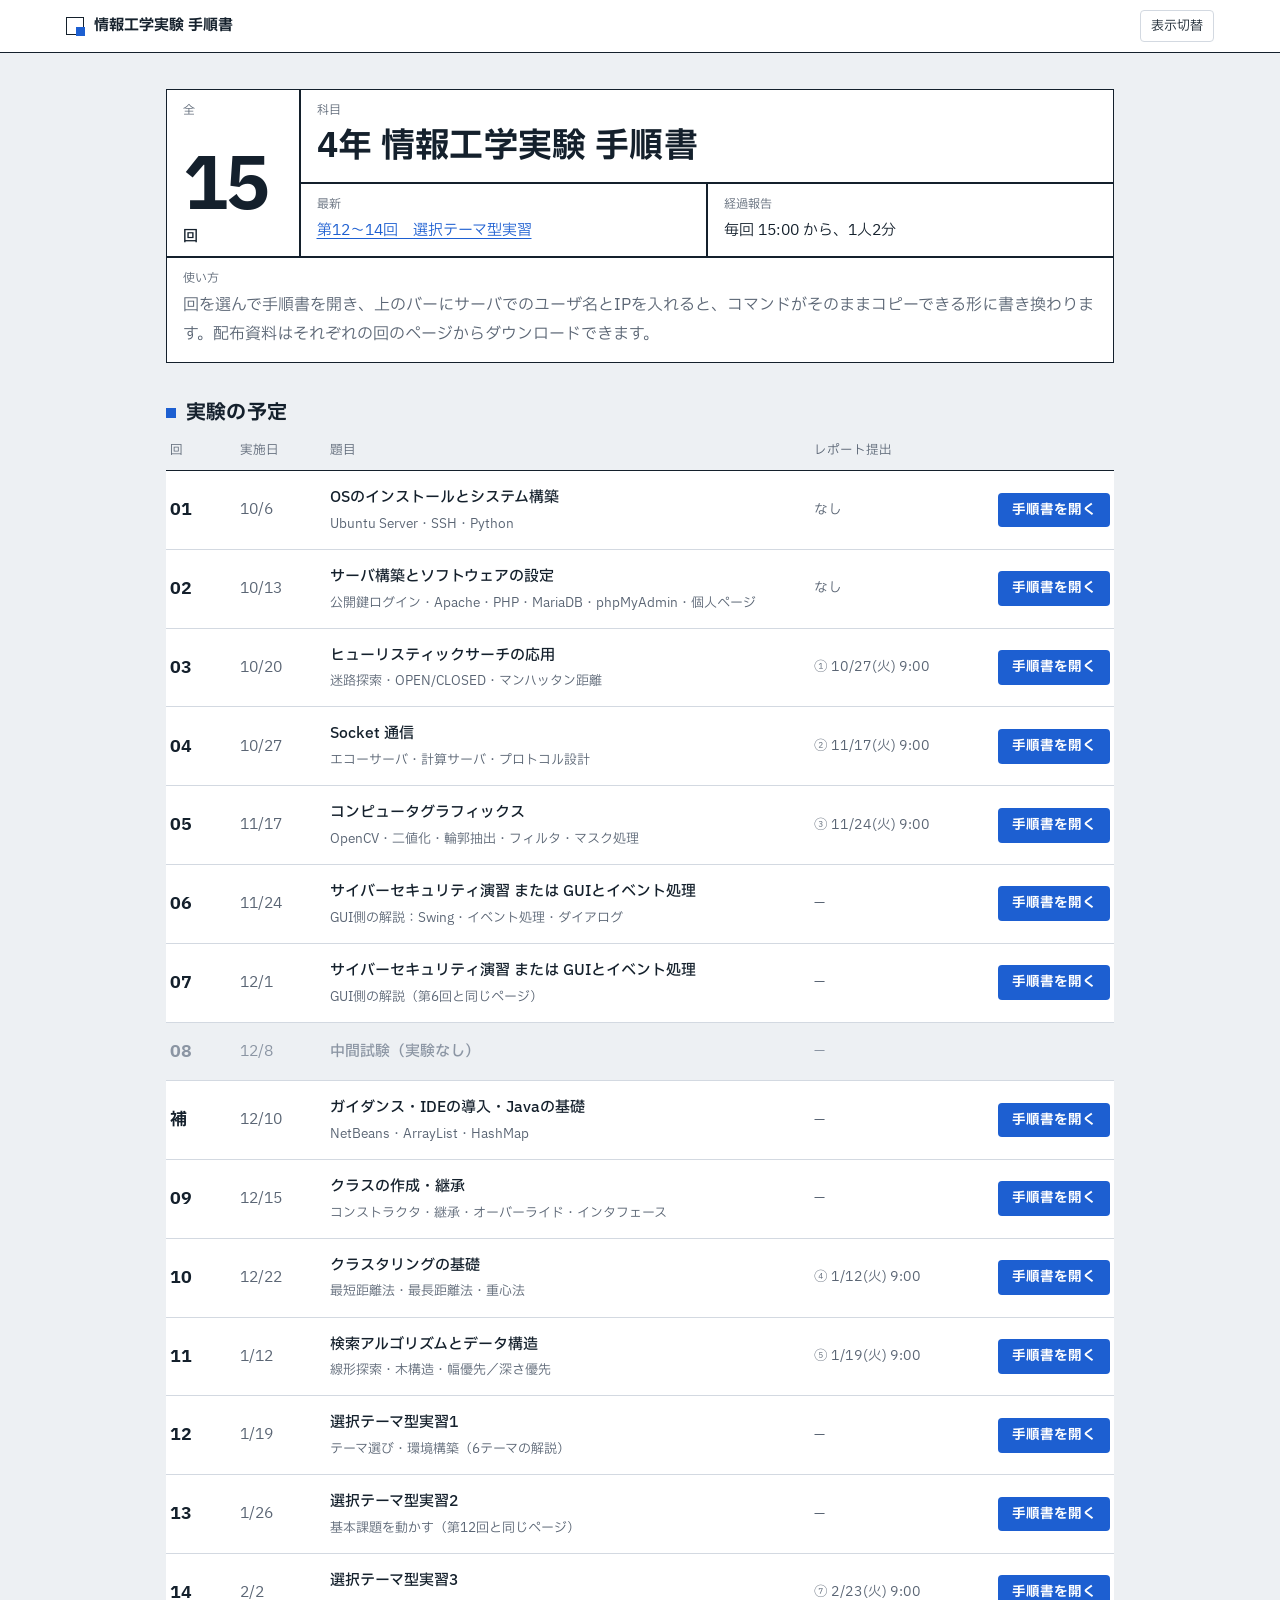
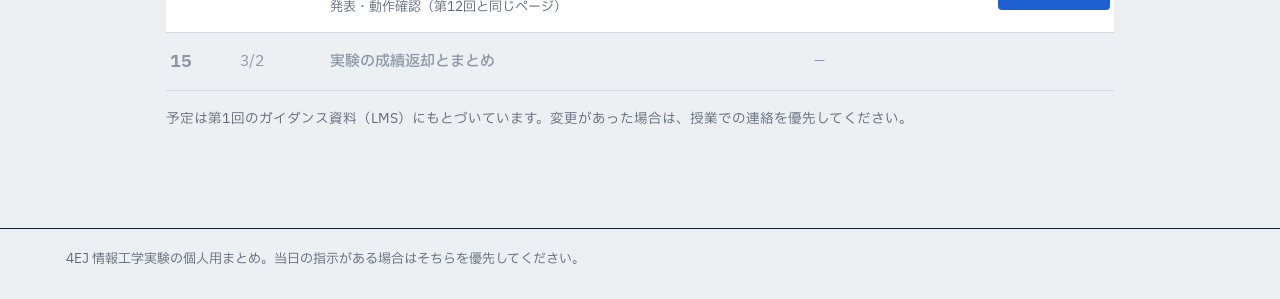
<file: index.html>
<!DOCTYPE html>
<html lang="ja">
<head>
<meta charset="utf-8">
<meta name="viewport" content="width=device-width, initial-scale=1, viewport-fit=cover">
<title>情報工学実験 手順書</title>
<meta name="description" content="4EJ 情報工学実験の各回の作業手順。コマンドをそのままコピーして進められます。">
<meta name="theme-color" content="#14202C">
<link rel="preconnect" href="https://fonts.googleapis.com"><link rel="preconnect" href="https://fonts.gstatic.com" crossorigin>
<link href="https://fonts.googleapis.com/css2?family=IBM+Plex+Mono:wght@400;500&family=IBM+Plex+Sans+JP:wght@400;500;700&display=swap" rel="stylesheet">
<link rel="stylesheet" href="assets/style.css?v=20261117a">
</head>
<body data-lab="home">
<a class="skip" href="#content">本文へ移動</a>
<header class="topbar"><div class="topbar-in">
  <a class="brand" href="./"><span class="brand-mark" aria-hidden="true"></span>情報工学実験 手順書</a>
  <div class="top-right"><button class="theme-btn" id="theme-btn" type="button">表示切替</button></div>
</div></header>

<main class="home" id="content">
  <section class="tb" aria-label="この手順書について">
    <div class="tb-no"><span class="tb-k">全</span><span class="tb-num">15<small>回</small></span></div>
    <div class="tb-title"><span class="tb-k">科目</span><h1>4年 情報工学実験 手順書</h1></div>
    <div class="tb-date"><span class="tb-k">最新</span><a href="lab12.html">第12〜14回　選択テーマ型実習</a></div>
    <div class="tb-rep"><span class="tb-k">経過報告</span>毎回 15:00 から、1人2分</div>
    <div class="tb-sum"><span class="tb-k">使い方</span>回を選んで手順書を開き、上のバーにサーバでのユーザ名とIPを入れると、コマンドがそのままコピーできる形に書き換わります。配布資料はそれぞれの回のページからダウンロードできます。</div>
  </section>

  <h2 class="sec">実験の予定</h2>
  <div class="reg-head" aria-hidden="true"><span>回</span><span>実施日</span><span>題目</span><span>レポート提出</span><span></span></div>
  <ol class="register">
    <li><a class="reg-row" href="lab1.html"><span class="reg-no">01</span><span class="reg-date">10/6</span><span class="reg-title">OSのインストールとシステム構築<span class="reg-sub">Ubuntu Server・SSH・Python</span></span><span class="reg-rep">なし</span><span class="reg-go">手順書を開く</span></a></li>
    <li><a class="reg-row" href="lab2.html"><span class="reg-no">02</span><span class="reg-date">10/13</span><span class="reg-title">サーバ構築とソフトウェアの設定<span class="reg-sub">公開鍵ログイン・Apache・PHP・MariaDB・phpMyAdmin・個人ページ</span></span><span class="reg-rep">なし</span><span class="reg-go">手順書を開く</span></a></li>
    <li><a class="reg-row" href="lab3.html"><span class="reg-no">03</span><span class="reg-date">10/20</span><span class="reg-title">ヒューリスティックサーチの応用<span class="reg-sub">迷路探索・OPEN/CLOSED・マンハッタン距離</span></span><span class="reg-rep">① 10/27(火) 9:00</span><span class="reg-go">手順書を開く</span></a></li>
    <li><a class="reg-row" href="lab4.html"><span class="reg-no">04</span><span class="reg-date">10/27</span><span class="reg-title">Socket 通信<span class="reg-sub">エコーサーバ・計算サーバ・プロトコル設計</span></span><span class="reg-rep">② 11/17(火) 9:00</span><span class="reg-go">手順書を開く</span></a></li>
    <li><a class="reg-row" href="lab5.html"><span class="reg-no">05</span><span class="reg-date">11/17</span><span class="reg-title">コンピュータグラフィックス<span class="reg-sub">OpenCV・二値化・輪郭抽出・フィルタ・マスク処理</span></span><span class="reg-rep">③ 11/24(火) 9:00</span><span class="reg-go">手順書を開く</span></a></li>
    <li><a class="reg-row" href="lab6.html"><span class="reg-no">06</span><span class="reg-date">11/24</span><span class="reg-title">サイバーセキュリティ演習 または GUIとイベント処理<span class="reg-sub">GUI側の解説：Swing・イベント処理・ダイアログ</span></span><span class="reg-rep">—</span><span class="reg-go">手順書を開く</span></a></li>
    <li><a class="reg-row" href="lab6.html"><span class="reg-no">07</span><span class="reg-date">12/1</span><span class="reg-title">サイバーセキュリティ演習 または GUIとイベント処理<span class="reg-sub">GUI側の解説（第6回と同じページ）</span></span><span class="reg-rep">—</span><span class="reg-go">手順書を開く</span></a></li>
    <li><div class="reg-row off"><span class="reg-no">08</span><span class="reg-date">12/8</span><span class="reg-title">中間試験（実験なし）</span><span class="reg-rep">—</span><span class="reg-go soon"></span></div></li>
    <li><a class="reg-row" href="lab-hoko.html"><span class="reg-no">補</span><span class="reg-date">12/10</span><span class="reg-title">ガイダンス・IDEの導入・Javaの基礎<span class="reg-sub">NetBeans・ArrayList・HashMap</span></span><span class="reg-rep">—</span><span class="reg-go">手順書を開く</span></a></li>
    <li><a class="reg-row" href="lab9.html"><span class="reg-no">09</span><span class="reg-date">12/15</span><span class="reg-title">クラスの作成・継承<span class="reg-sub">コンストラクタ・継承・オーバーライド・インタフェース</span></span><span class="reg-rep">—</span><span class="reg-go">手順書を開く</span></a></li>
    <li><a class="reg-row" href="lab10.html"><span class="reg-no">10</span><span class="reg-date">12/22</span><span class="reg-title">クラスタリングの基礎<span class="reg-sub">最短距離法・最長距離法・重心法</span></span><span class="reg-rep">④ 1/12(火) 9:00</span><span class="reg-go">手順書を開く</span></a></li>
    <li><a class="reg-row" href="lab11.html"><span class="reg-no">11</span><span class="reg-date">1/12</span><span class="reg-title">検索アルゴリズムとデータ構造<span class="reg-sub">線形探索・木構造・幅優先／深さ優先</span></span><span class="reg-rep">⑤ 1/19(火) 9:00</span><span class="reg-go">手順書を開く</span></a></li>
    <li><a class="reg-row" href="lab12.html"><span class="reg-no">12</span><span class="reg-date">1/19</span><span class="reg-title">選択テーマ型実習1<span class="reg-sub">テーマ選び・環境構築（6テーマの解説）</span></span><span class="reg-rep">—</span><span class="reg-go">手順書を開く</span></a></li>
    <li><a class="reg-row" href="lab12.html"><span class="reg-no">13</span><span class="reg-date">1/26</span><span class="reg-title">選択テーマ型実習2<span class="reg-sub">基本課題を動かす（第12回と同じページ）</span></span><span class="reg-rep">—</span><span class="reg-go">手順書を開く</span></a></li>
    <li><a class="reg-row" href="lab12.html"><span class="reg-no">14</span><span class="reg-date">2/2</span><span class="reg-title">選択テーマ型実習3<span class="reg-sub">発表・動作確認（第12回と同じページ）</span></span><span class="reg-rep">⑦ 2/23(火) 9:00</span><span class="reg-go">手順書を開く</span></a></li>
    <li><div class="reg-row off"><span class="reg-no">15</span><span class="reg-date">3/2</span><span class="reg-title">実験の成績返却とまとめ</span><span class="reg-rep">—</span><span class="reg-go soon"></span></div></li>
  </ol>
  <p class="home-note">予定は第1回のガイダンス資料（LMS）にもとづいています。変更があった場合は、授業での連絡を優先してください。</p>
</main>

<footer class="site-foot"><div class="site-foot-in"><span>4EJ 情報工学実験の個人用まとめ。当日の指示がある場合はそちらを優先してください。</span></div></footer>
<script src="assets/app.js?v=20261117a"></script>
</body>
</html>
</file>
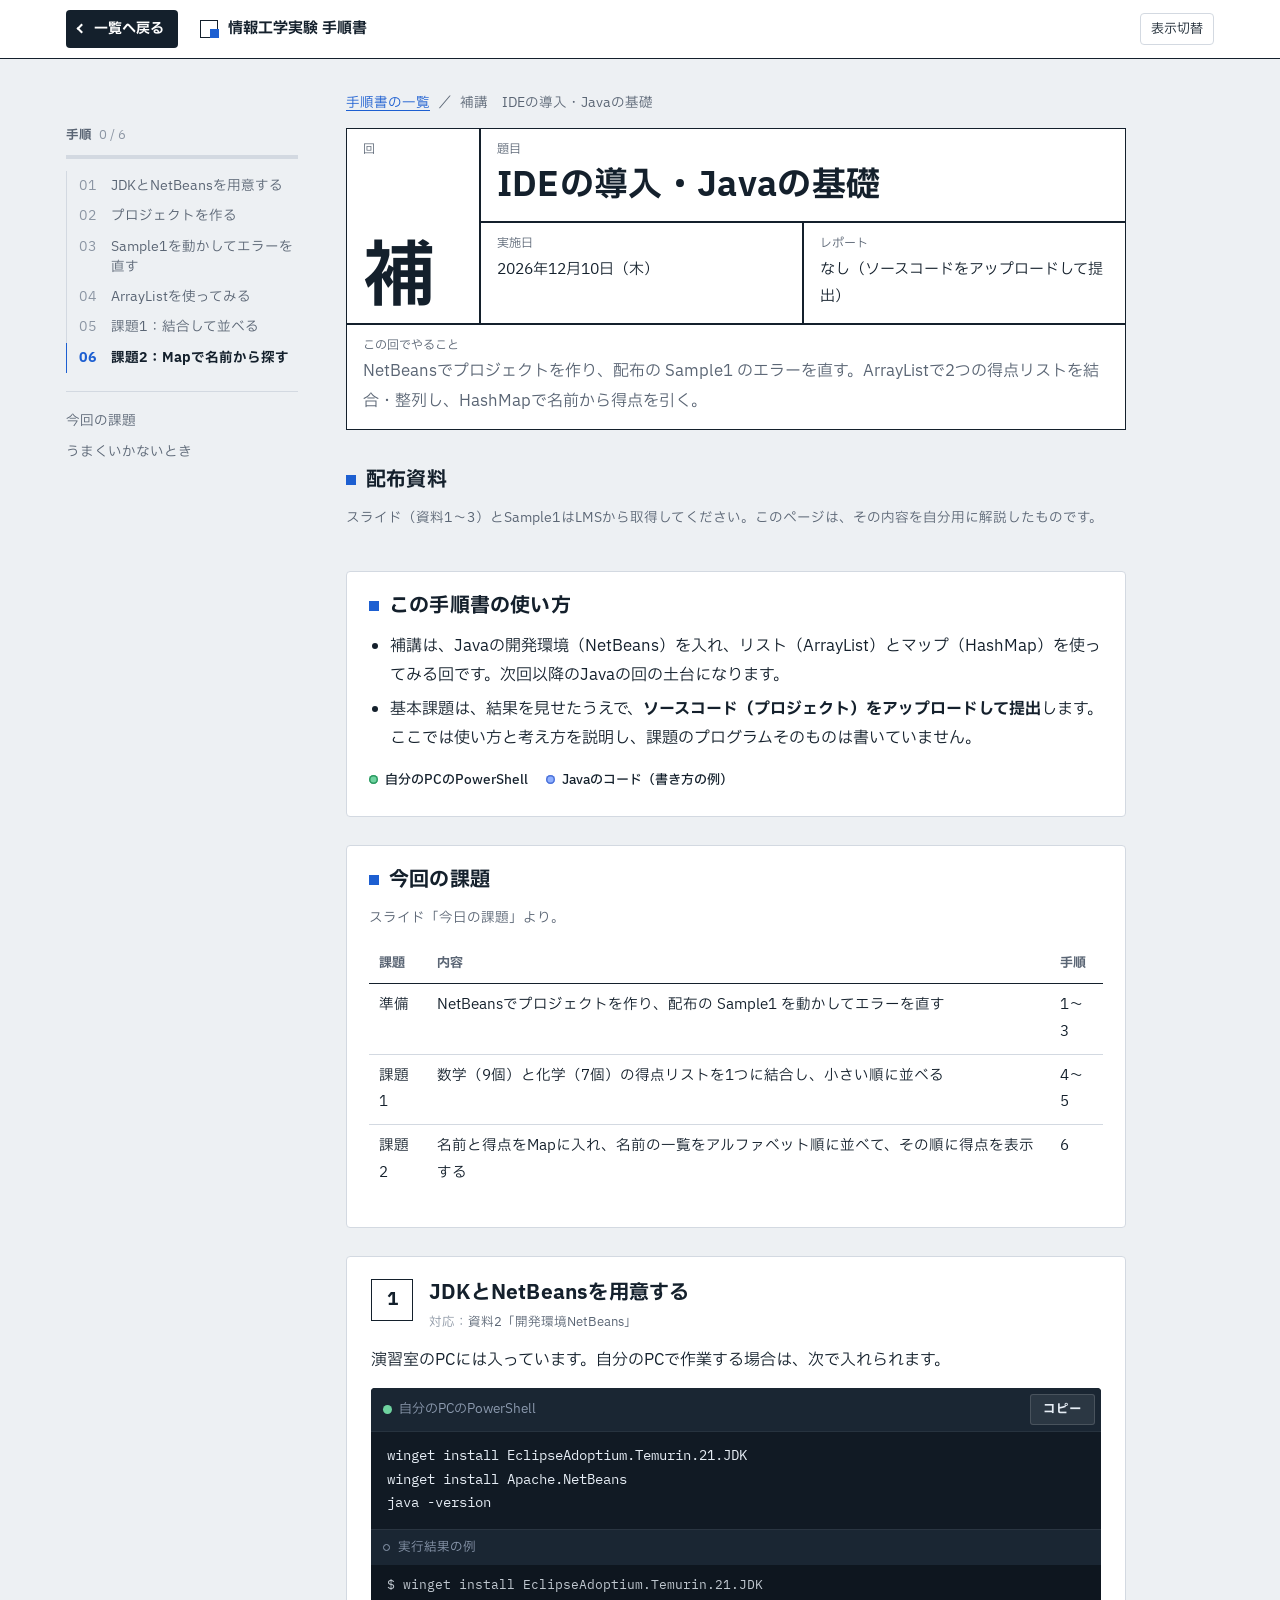
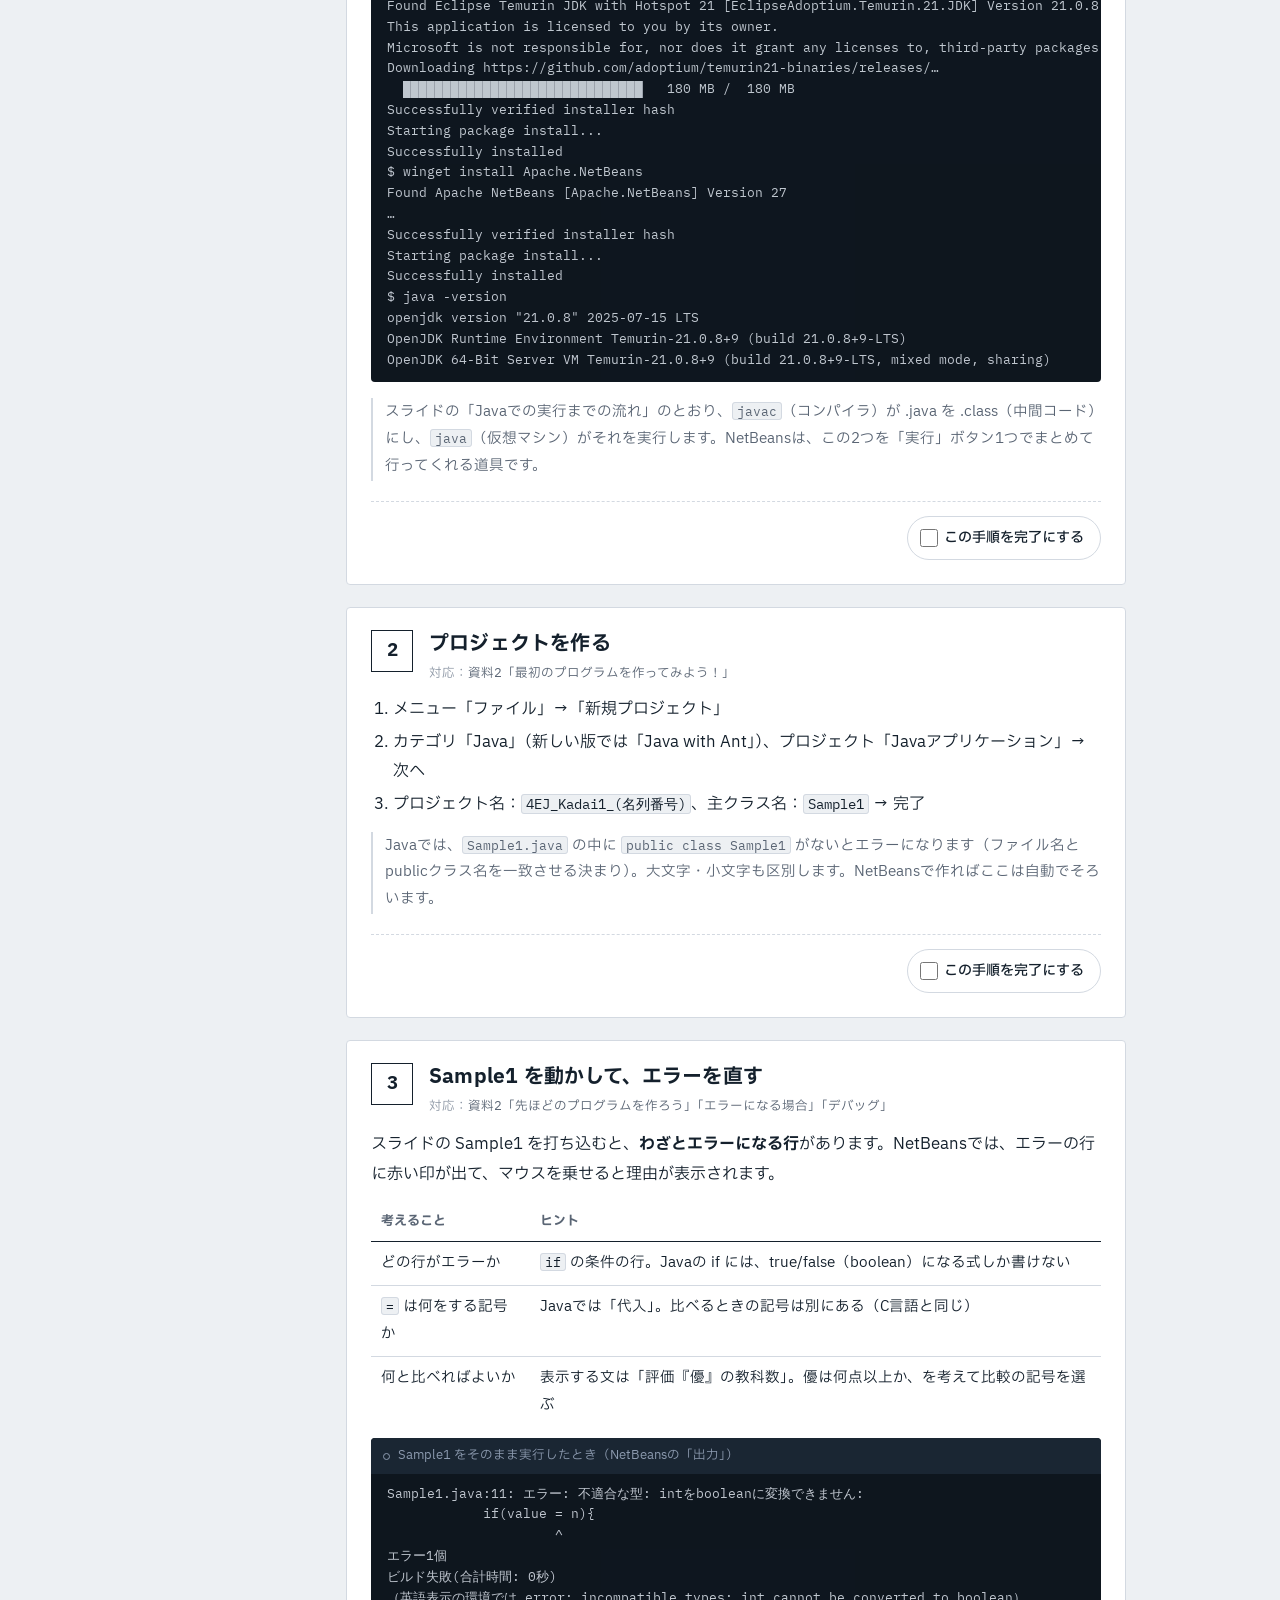
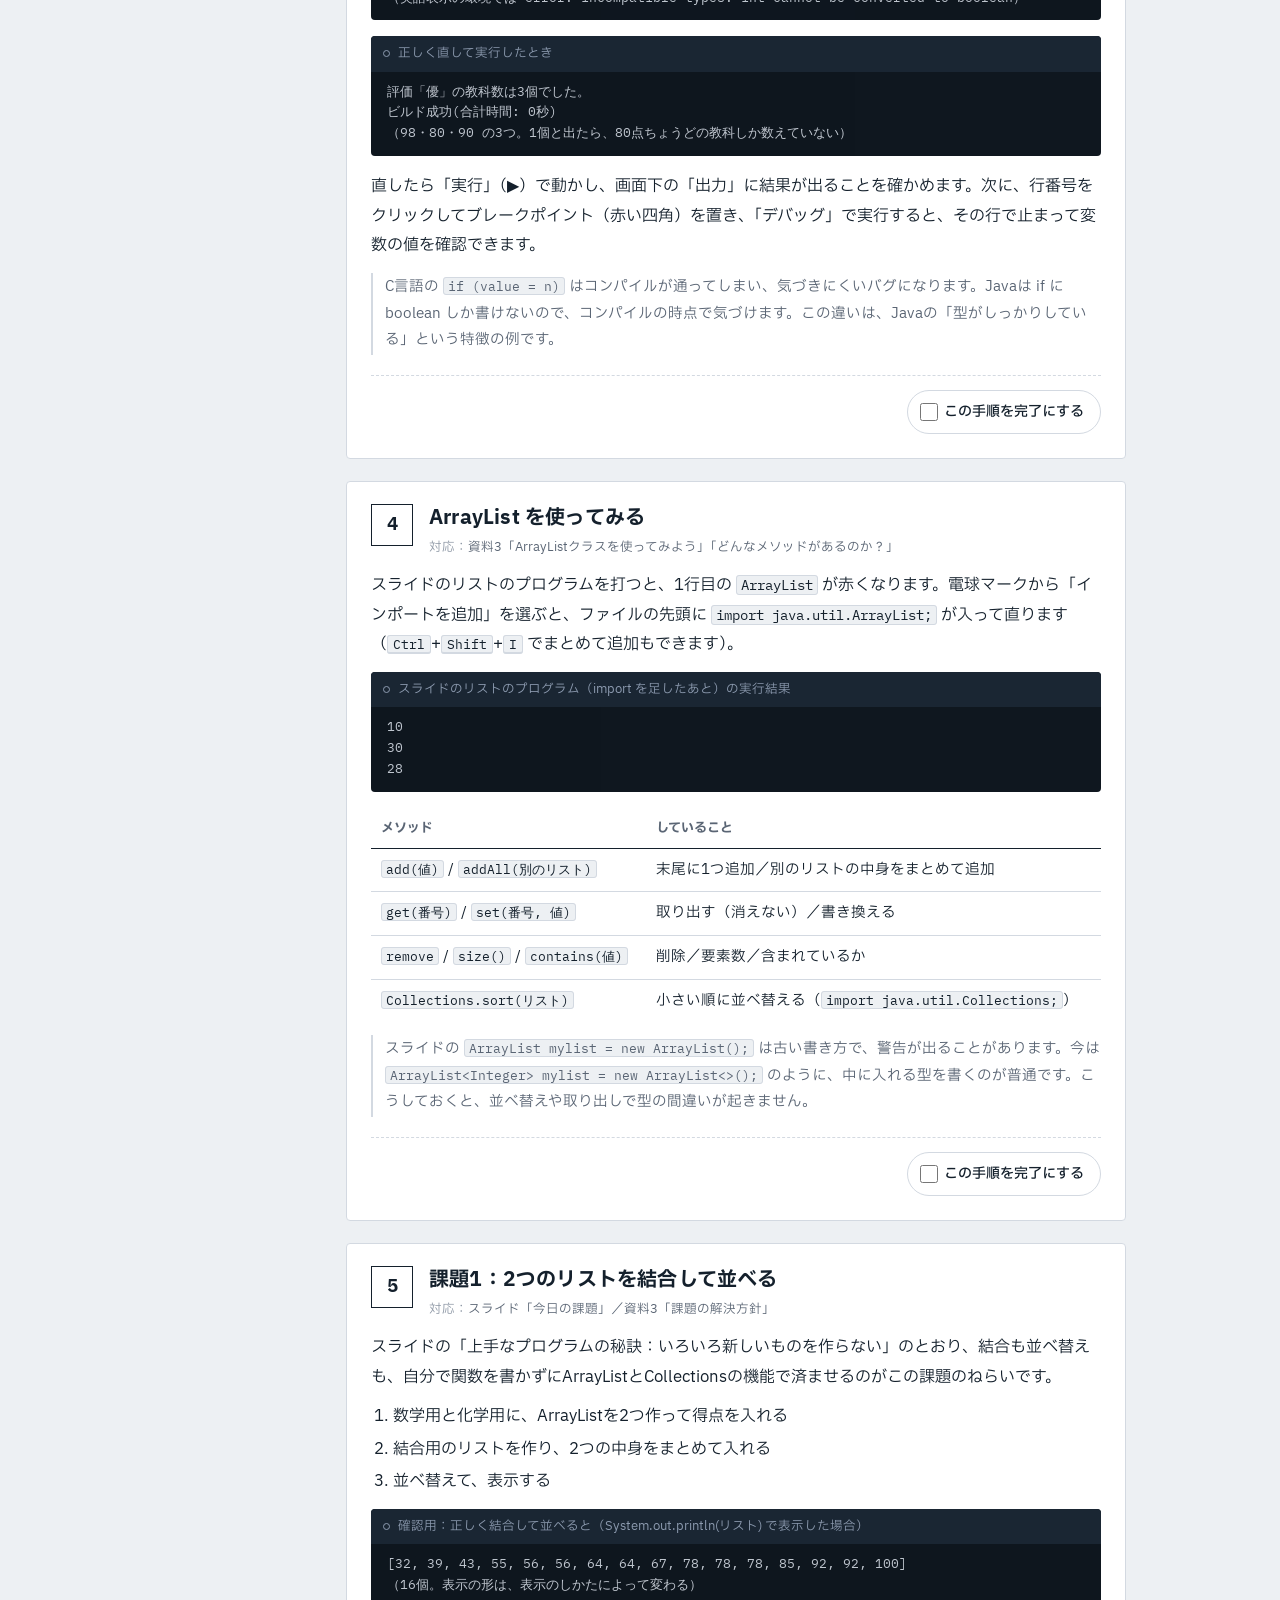
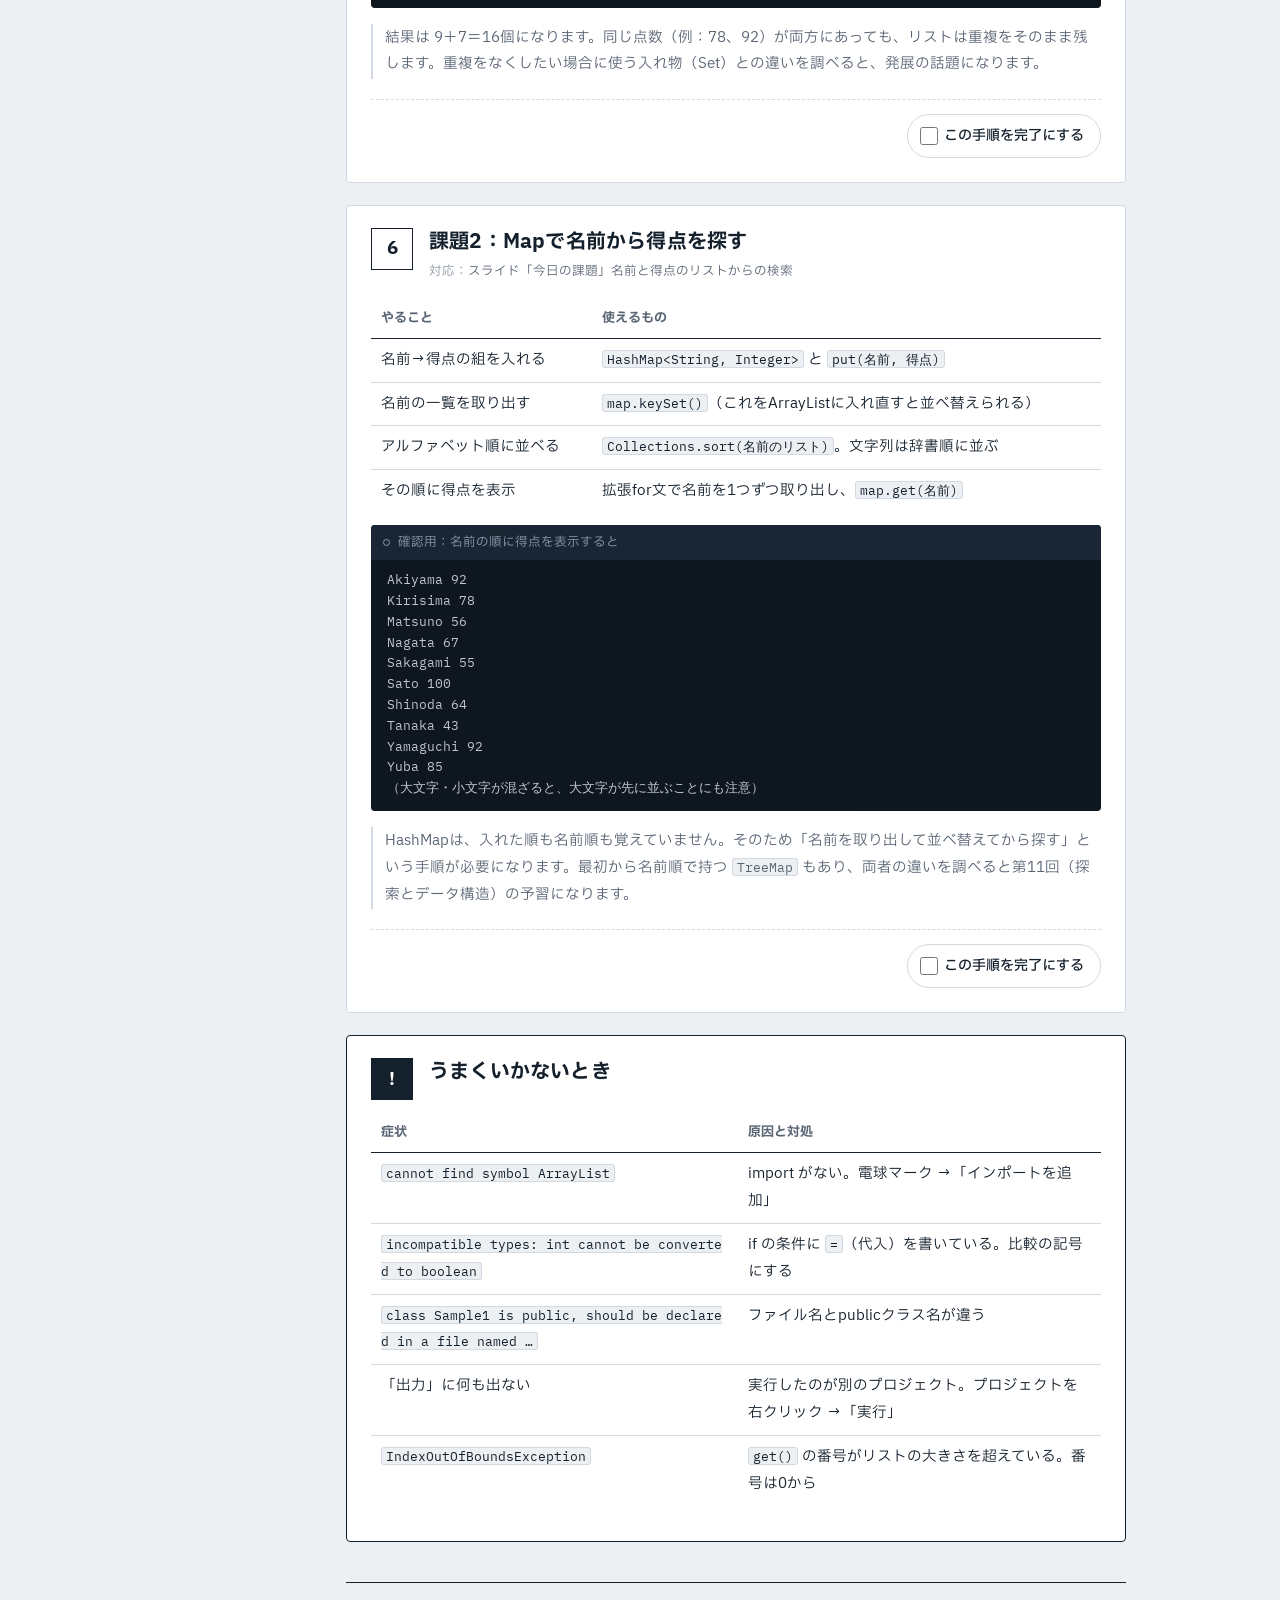
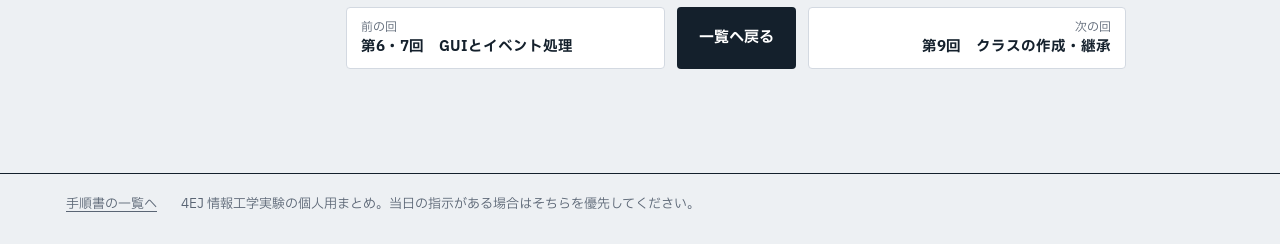
<file: lab-hoko.html>
<!DOCTYPE html>
<html lang="ja">
<head>
<meta charset="utf-8">
<meta name="viewport" content="width=device-width, initial-scale=1, viewport-fit=cover">
<title>補講 IDEの導入・Javaの基礎｜情報工学実験 手順書</title>
<meta name="description" content="NetBeansの導入と、ArrayList・HashMapを使う補講の課題の考え方。">
<meta name="theme-color" content="#14202C">
<link rel="preconnect" href="https://fonts.googleapis.com"><link rel="preconnect" href="https://fonts.gstatic.com" crossorigin>
<link href="https://fonts.googleapis.com/css2?family=IBM+Plex+Mono:wght@400;500&family=IBM+Plex+Sans+JP:wght@400;500;700&display=swap" rel="stylesheet">
<link rel="stylesheet" href="assets/style.css?v=20261117a">
</head>
<body data-lab="lab-hoko" data-label-ssh="Javaのコード（書き方の例）" data-label-win="自分のPCのPowerShell">
<a class="skip" href="#content">本文へ移動</a>
<header class="topbar"><div class="topbar-in">
  <a class="back" href="./">一覧へ戻る</a>
  <a class="brand brand-sub" href="./"><span class="brand-mark" aria-hidden="true"></span>情報工学実験 手順書</a>
  <div class="top-right">
    <button class="theme-btn" id="theme-btn" type="button">表示切替</button>
  </div>
</div></header>
<div class="layout">
  <aside class="rail" aria-label="手順の目次"><div class="rail-in">
    <p class="rail-title">手順 <span class="rail-prog" id="prog-text" aria-live="polite"></span></p>
    <div class="prog-track rail-track"><div class="prog-fill" id="prog-fill"></div></div>
    <ol id="toc"></ol>
    <ul class="rail-extra"><li><a href="#mission">今回の課題</a></li><li><a href="#trouble">うまくいかないとき</a></li></ul>
  </div></aside>
  <main id="content">
<nav class="crumb" aria-label="現在の位置"><a href="./">手順書の一覧</a><span aria-hidden="true">／</span><span>補講　IDEの導入・Javaの基礎</span></nav>
<section class="tb" aria-label="この回の概要">
  <div class="tb-no"><span class="tb-k">回</span><span class="tb-num">補</span></div>
  <div class="tb-title"><span class="tb-k">題目</span><h1>IDEの導入・Javaの基礎</h1></div>
  <div class="tb-date"><span class="tb-k">実施日</span>2026年12月10日（木）</div>
  <div class="tb-rep"><span class="tb-k">レポート</span>なし（ソースコードをアップロードして提出）</div>
  <div class="tb-sum"><span class="tb-k">この回でやること</span>NetBeansでプロジェクトを作り、配布の Sample1 のエラーを直す。ArrayListで2つの得点リストを結合・整列し、HashMapで名前から得点を引く。</div>
</section>
<section class="files" id="files">
  <h2 class="sec">配布資料</h2>
  <p class="files-note">スライド（資料1〜3）とSample1はLMSから取得してください。このページは、その内容を自分用に解説したものです。</p>
</section>
<details class="toc-inline"><summary>手順の一覧</summary><ol id="toc-inline"></ol></details>

<section class="panel" id="intro">
  <h2 class="sec">この手順書の使い方</h2>
  <ul>
    <li>補講は、Javaの開発環境（NetBeans）を入れ、リスト（ArrayList）とマップ（HashMap）を使ってみる回です。次回以降のJavaの回の土台になります。</li>
    <li>基本課題は、結果を見せたうえで、<strong>ソースコード（プロジェクト）をアップロードして提出</strong>します。ここでは使い方と考え方を説明し、課題のプログラムそのものは書いていません。</li>
  </ul>
  <div class="legend">
    <span class="where w-win">自分のPCのPowerShell</span>
    <span class="where w-ssh">Javaのコード（書き方の例）</span>
  </div>
</section>

<section class="panel" id="mission">
  <h2 class="sec">今回の課題</h2>
  <p class="note">スライド「今日の課題」より。</p>
  <div class="tbl"><table>
    <thead><tr><th>課題</th><th>内容</th><th>手順</th></tr></thead>
    <tbody>
      <tr><td>準備</td><td>NetBeansでプロジェクトを作り、配布の Sample1 を動かしてエラーを直す</td><td>1〜3</td></tr>
      <tr><td>課題1</td><td>数学（9個）と化学（7個）の得点リストを1つに結合し、小さい順に並べる</td><td>4〜5</td></tr>
      <tr><td>課題2</td><td>名前と得点をMapに入れ、名前の一覧をアルファベット順に並べて、その順に得点を表示する</td><td>6</td></tr>
    </tbody>
  </table></div>
</section>

<section class="step" id="s1" data-title="JDKとNetBeansを用意する">
  <div class="step-head"><div class="num">1</div><div><h2>JDKとNetBeansを用意する</h2><span class="slide">資料2「開発環境NetBeans」</span></div><label class="done-toggle"><input type="checkbox"><span>完了</span></label></div>
  <p>演習室のPCには入っています。自分のPCで作業する場合は、次で入れられます。</p>
  <div class="code" data-where="win"><pre>winget install EclipseAdoptium.Temurin.21.JDK
winget install Apache.NetBeans
java -version</pre><pre class="out">$ winget install EclipseAdoptium.Temurin.21.JDK
Found Eclipse Temurin JDK with Hotspot 21 [EclipseAdoptium.Temurin.21.JDK] Version 21.0.8.9
This application is licensed to you by its owner.
Microsoft is not responsible for, nor does it grant any licenses to, third-party packages.
Downloading https://github.com/adoptium/temurin21-binaries/releases/…
  ██████████████████████████████   180 MB /  180 MB
Successfully verified installer hash
Starting package install...
Successfully installed
$ winget install Apache.NetBeans
Found Apache NetBeans [Apache.NetBeans] Version 27
…
Successfully verified installer hash
Starting package install...
Successfully installed
$ java -version
openjdk version "21.0.8" 2025-07-15 LTS
OpenJDK Runtime Environment Temurin-21.0.8+9 (build 21.0.8+9-LTS)
OpenJDK 64-Bit Server VM Temurin-21.0.8+9 (build 21.0.8+9-LTS, mixed mode, sharing)</pre></div>
  <p class="why">スライドの「Javaでの実行までの流れ」のとおり、<code class="i">javac</code>（コンパイラ）が .java を .class（中間コード）にし、<code class="i">java</code>（仮想マシン）がそれを実行します。NetBeansは、この2つを「実行」ボタン1つでまとめて行ってくれる道具です。</p>
</section>

<section class="step" id="s2" data-title="プロジェクトを作る">
  <div class="step-head"><div class="num">2</div><div><h2>プロジェクトを作る</h2><span class="slide">資料2「最初のプログラムを作ってみよう！」</span></div><label class="done-toggle"><input type="checkbox"><span>完了</span></label></div>
  <ol>
    <li>メニュー「ファイル」→「新規プロジェクト」</li>
    <li>カテゴリ「Java」（新しい版では「Java with Ant」）、プロジェクト「Javaアプリケーション」→ 次へ</li>
    <li>プロジェクト名：<code class="i">4EJ_Kadai1_(名列番号)</code>、主クラス名：<code class="i">Sample1</code> → 完了</li>
  </ol>
  <p class="why">Javaでは、<code class="i">Sample1.java</code> の中に <code class="i">public class Sample1</code> がないとエラーになります（ファイル名とpublicクラス名を一致させる決まり）。大文字・小文字も区別します。NetBeansで作ればここは自動でそろいます。</p>
</section>

<section class="step" id="s3" data-title="Sample1を動かしてエラーを直す">
  <div class="step-head"><div class="num">3</div><div><h2>Sample1 を動かして、エラーを直す</h2><span class="slide">資料2「先ほどのプログラムを作ろう」「エラーになる場合」「デバッグ」</span></div><label class="done-toggle"><input type="checkbox"><span>完了</span></label></div>
  <p>スライドの Sample1 を打ち込むと、<strong>わざとエラーになる行</strong>があります。NetBeansでは、エラーの行に赤い印が出て、マウスを乗せると理由が表示されます。</p>
  <div class="tbl"><table>
    <thead><tr><th>考えること</th><th>ヒント</th></tr></thead>
    <tbody>
      <tr><td>どの行がエラーか</td><td><code class="i">if</code> の条件の行。Javaの if には、true/false（boolean）になる式しか書けない</td></tr>
      <tr><td><code class="i">=</code> は何をする記号か</td><td>Javaでは「代入」。比べるときの記号は別にある（C言語と同じ）</td></tr>
      <tr><td>何と比べればよいか</td><td>表示する文は「評価『優』の教科数」。優は何点以上か、を考えて比較の記号を選ぶ</td></tr>
    </tbody>
  </table></div>
  <div class="code" data-where="ssh" data-label="Sample1 をそのまま実行したとき（NetBeansの「出力」）"><pre class="out">Sample1.java:11: エラー: 不適合な型: intをbooleanに変換できません:
            if(value = n){
                     ^
エラー1個
ビルド失敗(合計時間: 0秒)
（英語表示の環境では error: incompatible types: int cannot be converted to boolean）</pre></div>
  <div class="code" data-where="ssh" data-label="正しく直して実行したとき"><pre class="out">評価「優」の教科数は3個でした。
ビルド成功(合計時間: 0秒)
（98・80・90 の3つ。1個と出たら、80点ちょうどの教科しか数えていない）</pre></div>
  <p>直したら「実行」（▶）で動かし、画面下の「出力」に結果が出ることを確かめます。次に、行番号をクリックしてブレークポイント（赤い四角）を置き、「デバッグ」で実行すると、その行で止まって変数の値を確認できます。</p>
  <p class="why">C言語の <code class="i">if (value = n)</code> はコンパイルが通ってしまい、気づきにくいバグになります。Javaは if に boolean しか書けないので、コンパイルの時点で気づけます。この違いは、Javaの「型がしっかりしている」という特徴の例です。</p>
</section>

<section class="step" id="s4" data-title="ArrayListを使ってみる">
  <div class="step-head"><div class="num">4</div><div><h2>ArrayList を使ってみる</h2><span class="slide">資料3「ArrayListクラスを使ってみよう」「どんなメソッドがあるのか？」</span></div><label class="done-toggle"><input type="checkbox"><span>完了</span></label></div>
  <p>スライドのリストのプログラムを打つと、1行目の <code class="i">ArrayList</code> が赤くなります。電球マークから「インポートを追加」を選ぶと、ファイルの先頭に <code class="i">import java.util.ArrayList;</code> が入って直ります（<kbd>Ctrl</kbd>+<kbd>Shift</kbd>+<kbd>I</kbd> でまとめて追加もできます）。</p>
  <div class="code" data-where="ssh" data-label="スライドのリストのプログラム（import を足したあと）の実行結果"><pre class="out">10
30
28</pre></div>
  <div class="tbl"><table>
    <thead><tr><th>メソッド</th><th>していること</th></tr></thead>
    <tbody>
      <tr><td><code class="i">add(値)</code> / <code class="i">addAll(別のリスト)</code></td><td>末尾に1つ追加／別のリストの中身をまとめて追加</td></tr>
      <tr><td><code class="i">get(番号)</code> / <code class="i">set(番号, 値)</code></td><td>取り出す（消えない）／書き換える</td></tr>
      <tr><td><code class="i">remove</code> / <code class="i">size()</code> / <code class="i">contains(値)</code></td><td>削除／要素数／含まれているか</td></tr>
      <tr><td><code class="i">Collections.sort(リスト)</code></td><td>小さい順に並べ替える（<code class="i">import java.util.Collections;</code>）</td></tr>
    </tbody>
  </table></div>
  <p class="why">スライドの <code class="i">ArrayList mylist = new ArrayList();</code> は古い書き方で、警告が出ることがあります。今は <code class="i">ArrayList&lt;Integer&gt; mylist = new ArrayList&lt;&gt;();</code> のように、中に入れる型を書くのが普通です。こうしておくと、並べ替えや取り出しで型の間違いが起きません。</p>
</section>

<section class="step" id="s5" data-title="課題1：結合して並べる">
  <div class="step-head"><div class="num">5</div><div><h2>課題1：2つのリストを結合して並べる</h2><span class="slide">スライド「今日の課題」／資料3「課題の解決方針」</span></div><label class="done-toggle"><input type="checkbox"><span>完了</span></label></div>
  <p>スライドの「上手なプログラムの秘訣：いろいろ新しいものを作らない」のとおり、結合も並べ替えも、自分で関数を書かずにArrayListとCollectionsの機能で済ませるのがこの課題のねらいです。</p>
  <ol>
    <li>数学用と化学用に、ArrayListを2つ作って得点を入れる</li>
    <li>結合用のリストを作り、2つの中身をまとめて入れる</li>
    <li>並べ替えて、表示する</li>
  </ol>
  <div class="code" data-where="ssh" data-label="確認用：正しく結合して並べると（System.out.println(リスト) で表示した場合）"><pre class="out">[32, 39, 43, 55, 56, 56, 64, 64, 67, 78, 78, 78, 85, 92, 92, 100]
（16個。表示の形は、表示のしかたによって変わる）</pre></div>
  <p class="why">結果は 9＋7＝16個になります。同じ点数（例：78、92）が両方にあっても、リストは重複をそのまま残します。重複をなくしたい場合に使う入れ物（Set）との違いを調べると、発展の話題になります。</p>
</section>

<section class="step" id="s6" data-title="課題2：Mapで名前から探す">
  <div class="step-head"><div class="num">6</div><div><h2>課題2：Mapで名前から得点を探す</h2><span class="slide">スライド「今日の課題」名前と得点のリストからの検索</span></div><label class="done-toggle"><input type="checkbox"><span>完了</span></label></div>
  <div class="tbl"><table>
    <thead><tr><th>やること</th><th>使えるもの</th></tr></thead>
    <tbody>
      <tr><td>名前→得点の組を入れる</td><td><code class="i">HashMap&lt;String, Integer&gt;</code> と <code class="i">put(名前, 得点)</code></td></tr>
      <tr><td>名前の一覧を取り出す</td><td><code class="i">map.keySet()</code>（これをArrayListに入れ直すと並べ替えられる）</td></tr>
      <tr><td>アルファベット順に並べる</td><td><code class="i">Collections.sort(名前のリスト)</code>。文字列は辞書順に並ぶ</td></tr>
      <tr><td>その順に得点を表示</td><td>拡張for文で名前を1つずつ取り出し、<code class="i">map.get(名前)</code></td></tr>
    </tbody>
  </table></div>
  <div class="code" data-where="ssh" data-label="確認用：名前の順に得点を表示すると"><pre class="out">Akiyama 92
Kirisima 78
Matsuno 56
Nagata 67
Sakagami 55
Sato 100
Shinoda 64
Tanaka 43
Yamaguchi 92
Yuba 85
（大文字・小文字が混ざると、大文字が先に並ぶことにも注意）</pre></div>
  <p class="why">HashMapは、入れた順も名前順も覚えていません。そのため「名前を取り出して並べ替えてから探す」という手順が必要になります。最初から名前順で持つ <code class="i">TreeMap</code> もあり、両者の違いを調べると第11回（探索とデータ構造）の予習になります。</p>
</section>

<section class="step special" id="trouble" data-notoc>
  <div class="step-head"><div class="num">!</div><div><h2>うまくいかないとき</h2></div></div>
  <div class="tbl"><table>
    <thead><tr><th>症状</th><th>原因と対処</th></tr></thead>
    <tbody>
      <tr><td><code class="i">cannot find symbol ArrayList</code></td><td>import がない。電球マーク →「インポートを追加」</td></tr>
      <tr><td><code class="i">incompatible types: int cannot be converted to boolean</code></td><td>if の条件に <code class="i">=</code>（代入）を書いている。比較の記号にする</td></tr>
      <tr><td><code class="i">class Sample1 is public, should be declared in a file named …</code></td><td>ファイル名とpublicクラス名が違う</td></tr>
      <tr><td>「出力」に何も出ない</td><td>実行したのが別のプロジェクト。プロジェクトを右クリック →「実行」</td></tr>
      <tr><td><code class="i">IndexOutOfBoundsException</code></td><td><code class="i">get()</code> の番号がリストの大きさを超えている。番号は0から</td></tr>
    </tbody>
  </table></div>
</section>

<nav class="pager" aria-label="ほかの回へ">
  <a class="pager-item" href="lab6.html"><span class="pager-k">前の回</span>第6・7回　GUIとイベント処理</a>
  <a class="pager-home" href="./">一覧へ戻る</a>
  <a class="pager-item" href="lab9.html"><span class="pager-k">次の回</span>第9回　クラスの作成・継承</a>
</nav>
  </main>
</div>
<footer class="site-foot"><div class="site-foot-in"><a href="./">手順書の一覧へ</a><span>4EJ 情報工学実験の個人用まとめ。当日の指示がある場合はそちらを優先してください。</span></div></footer>
<script src="assets/app.js?v=20261117a"></script>
</body>
</html>
</file>
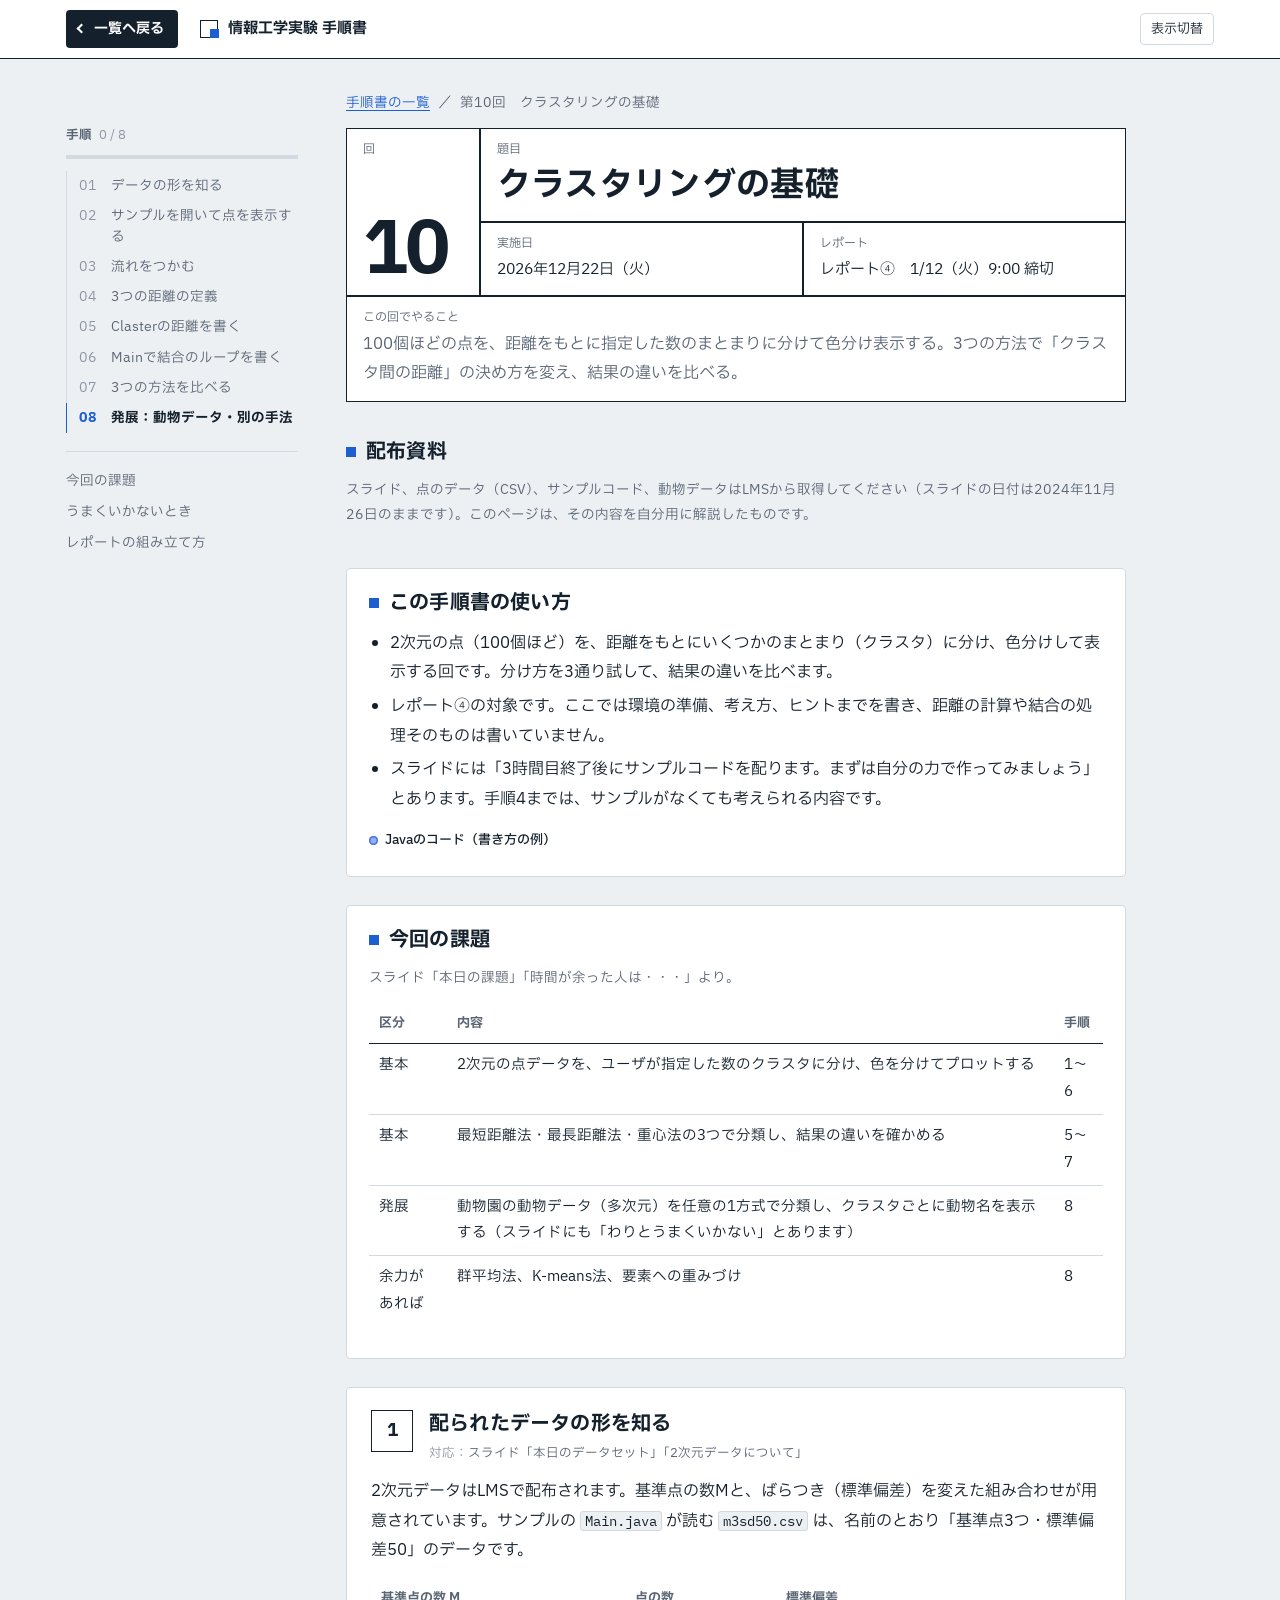
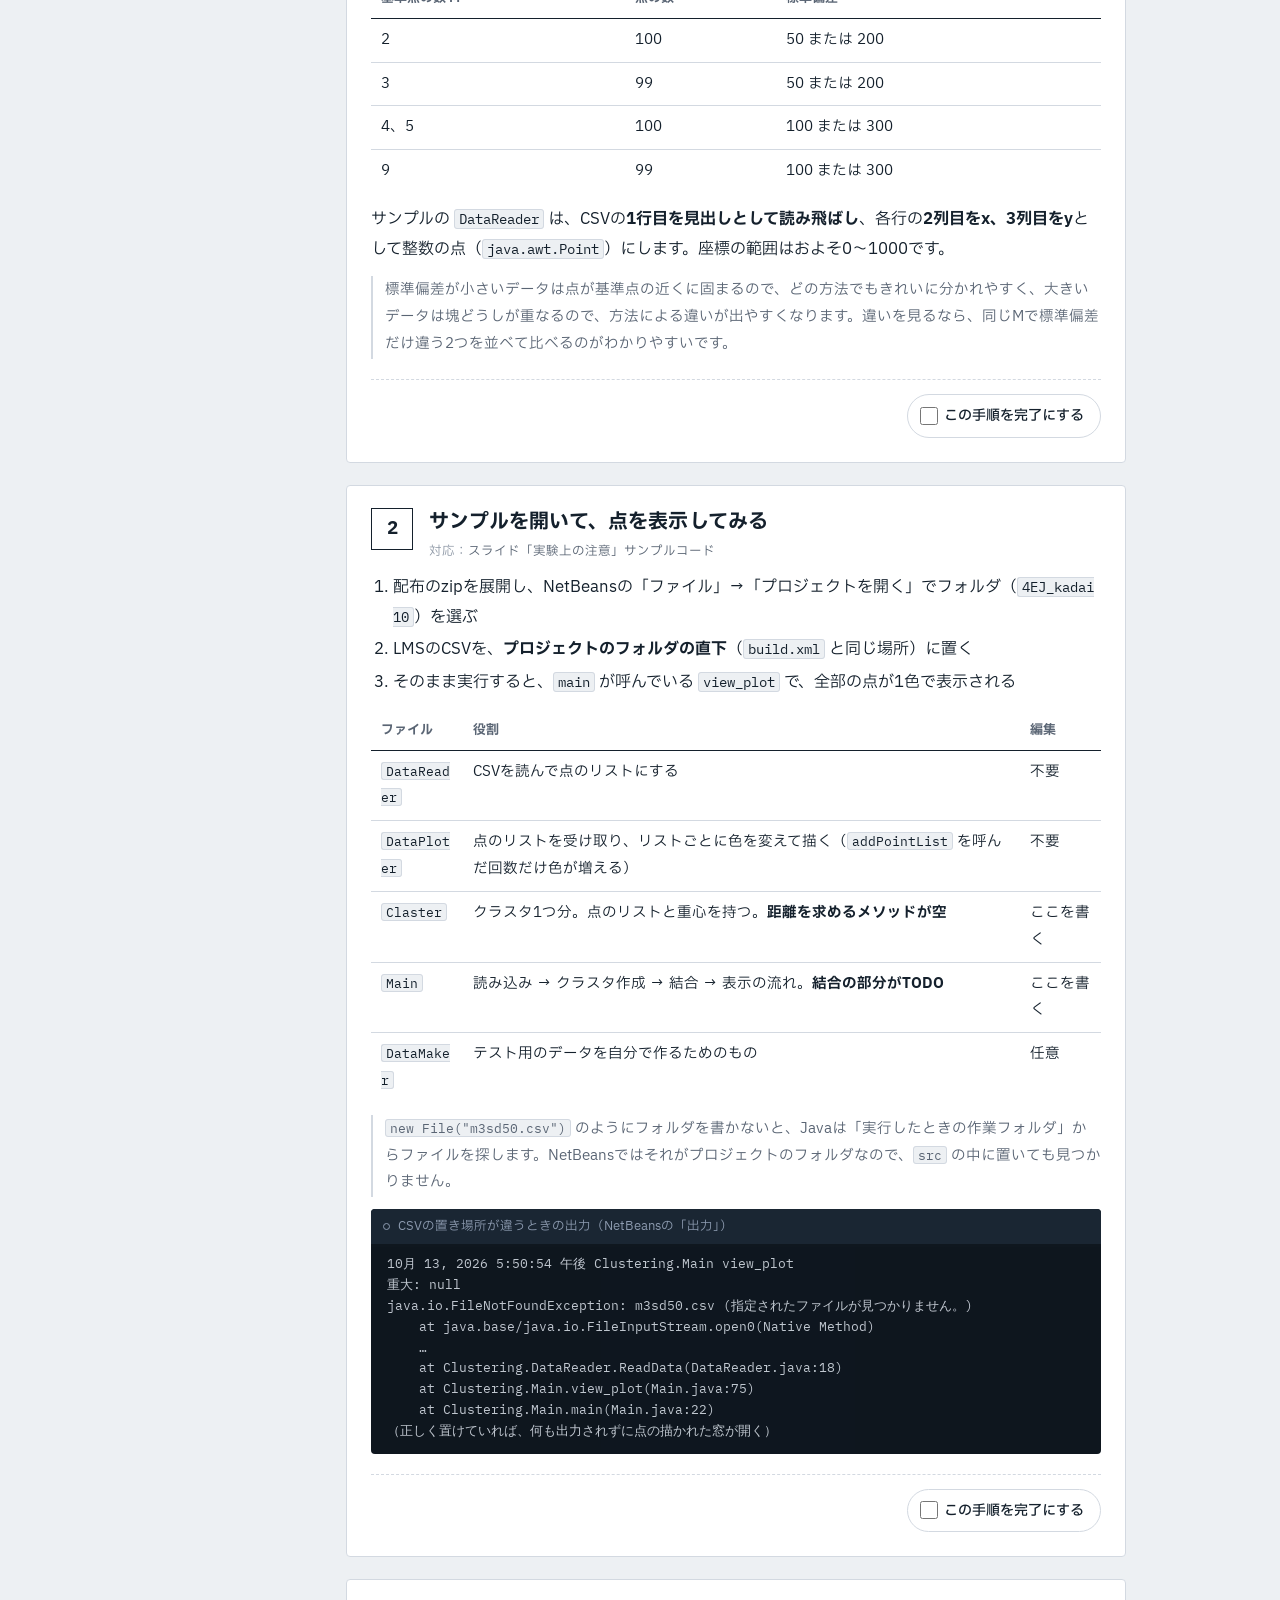
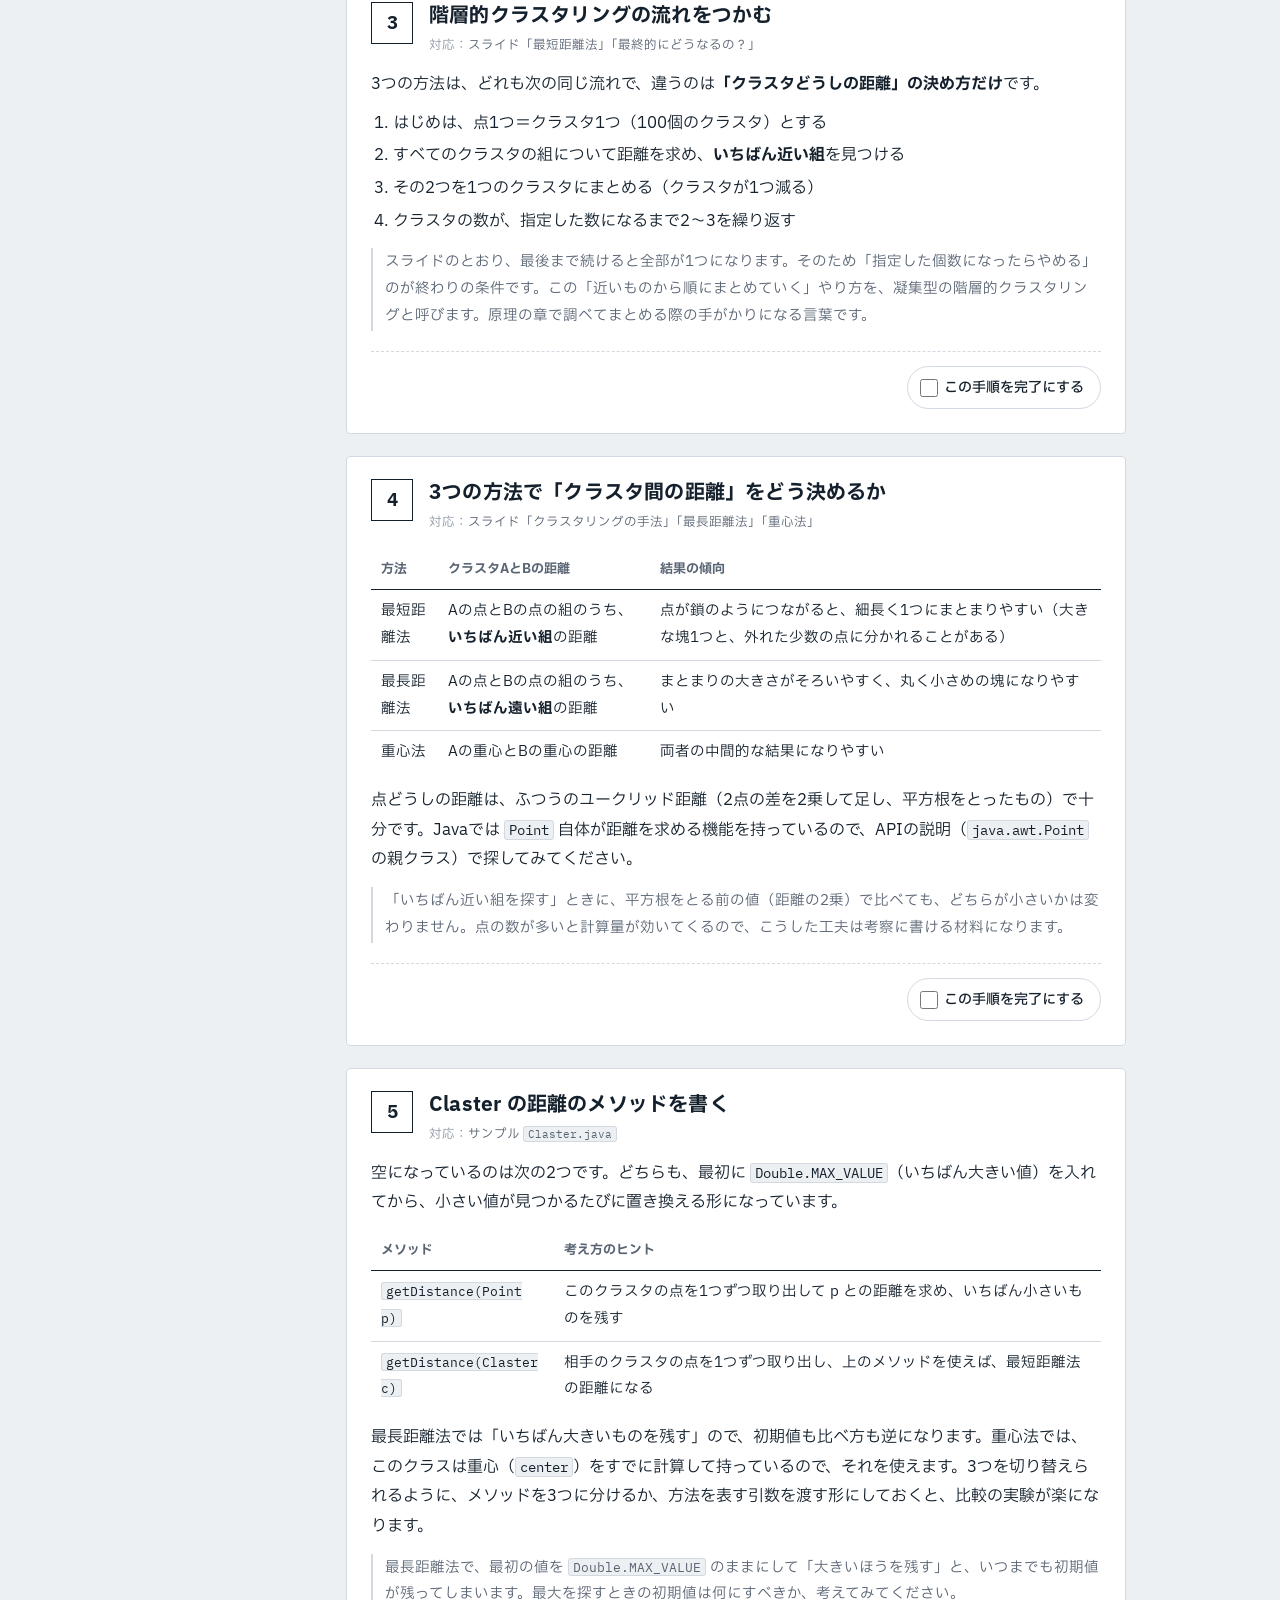
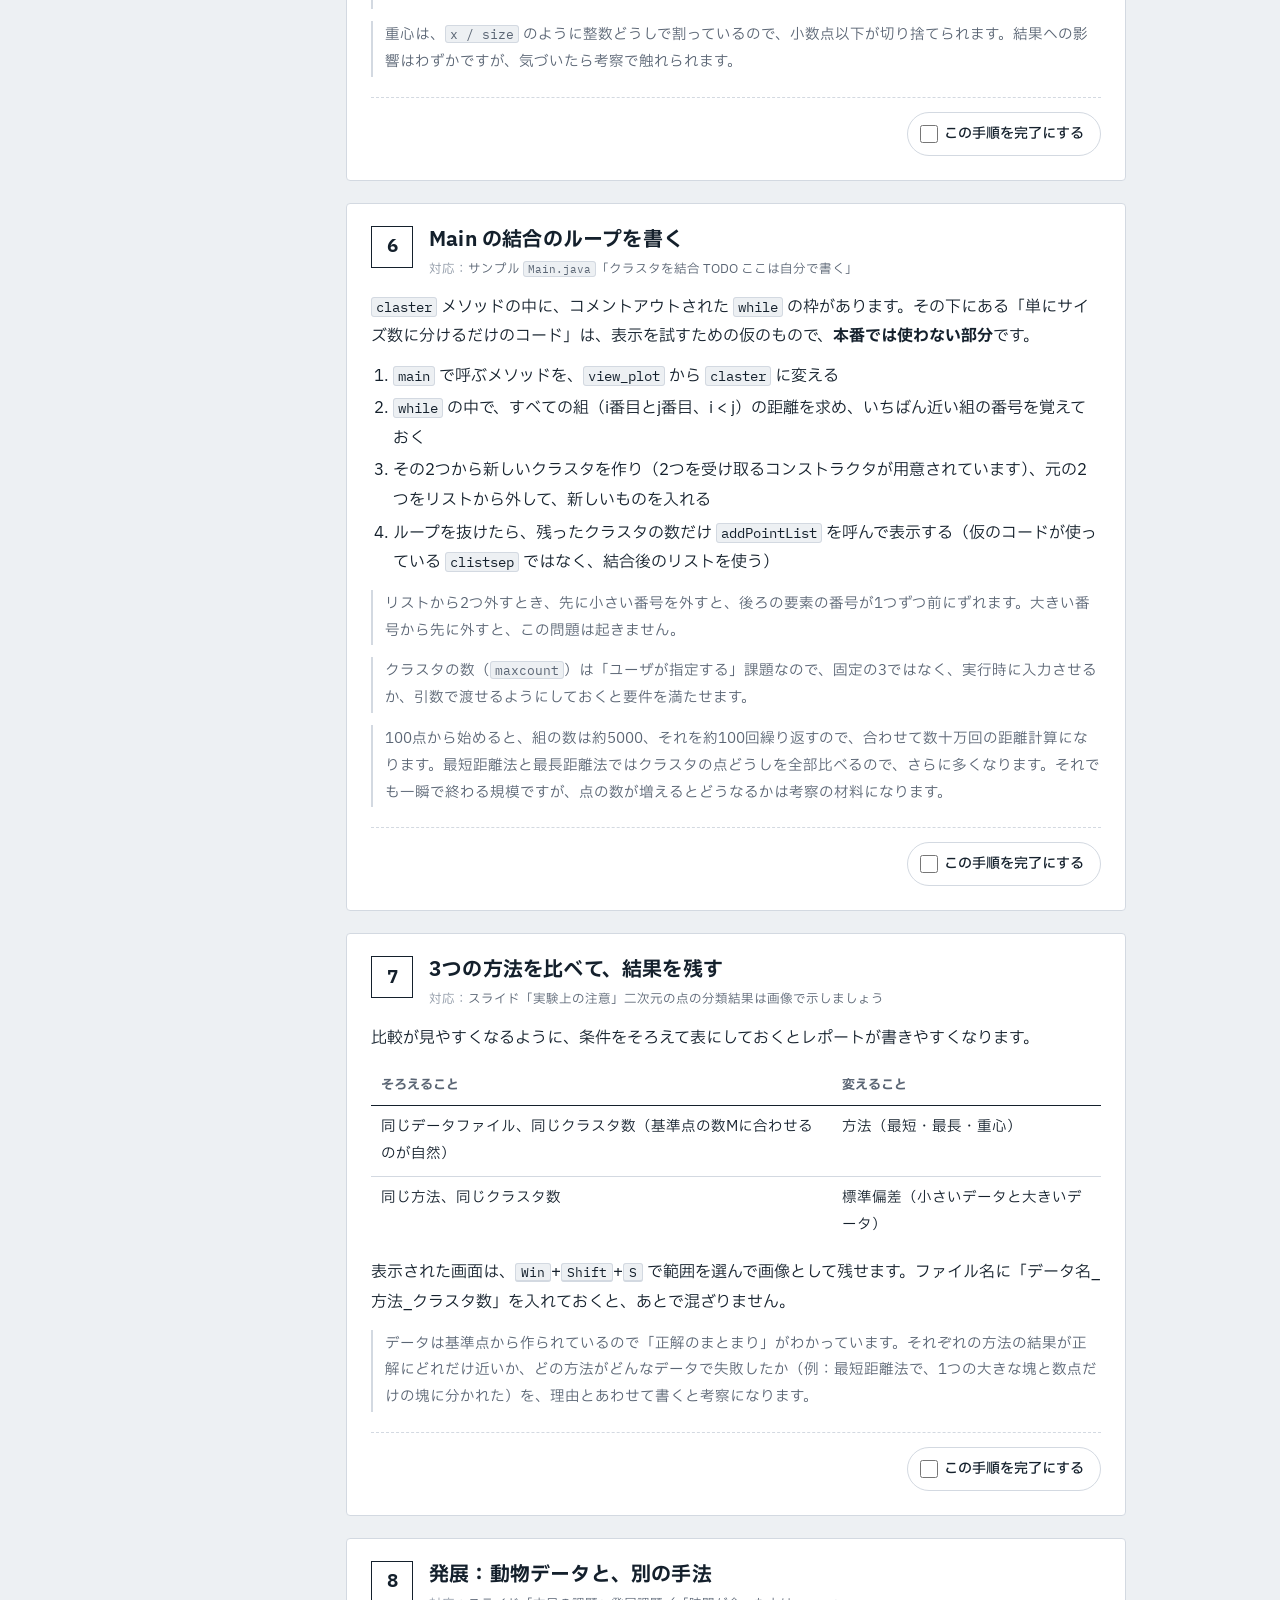
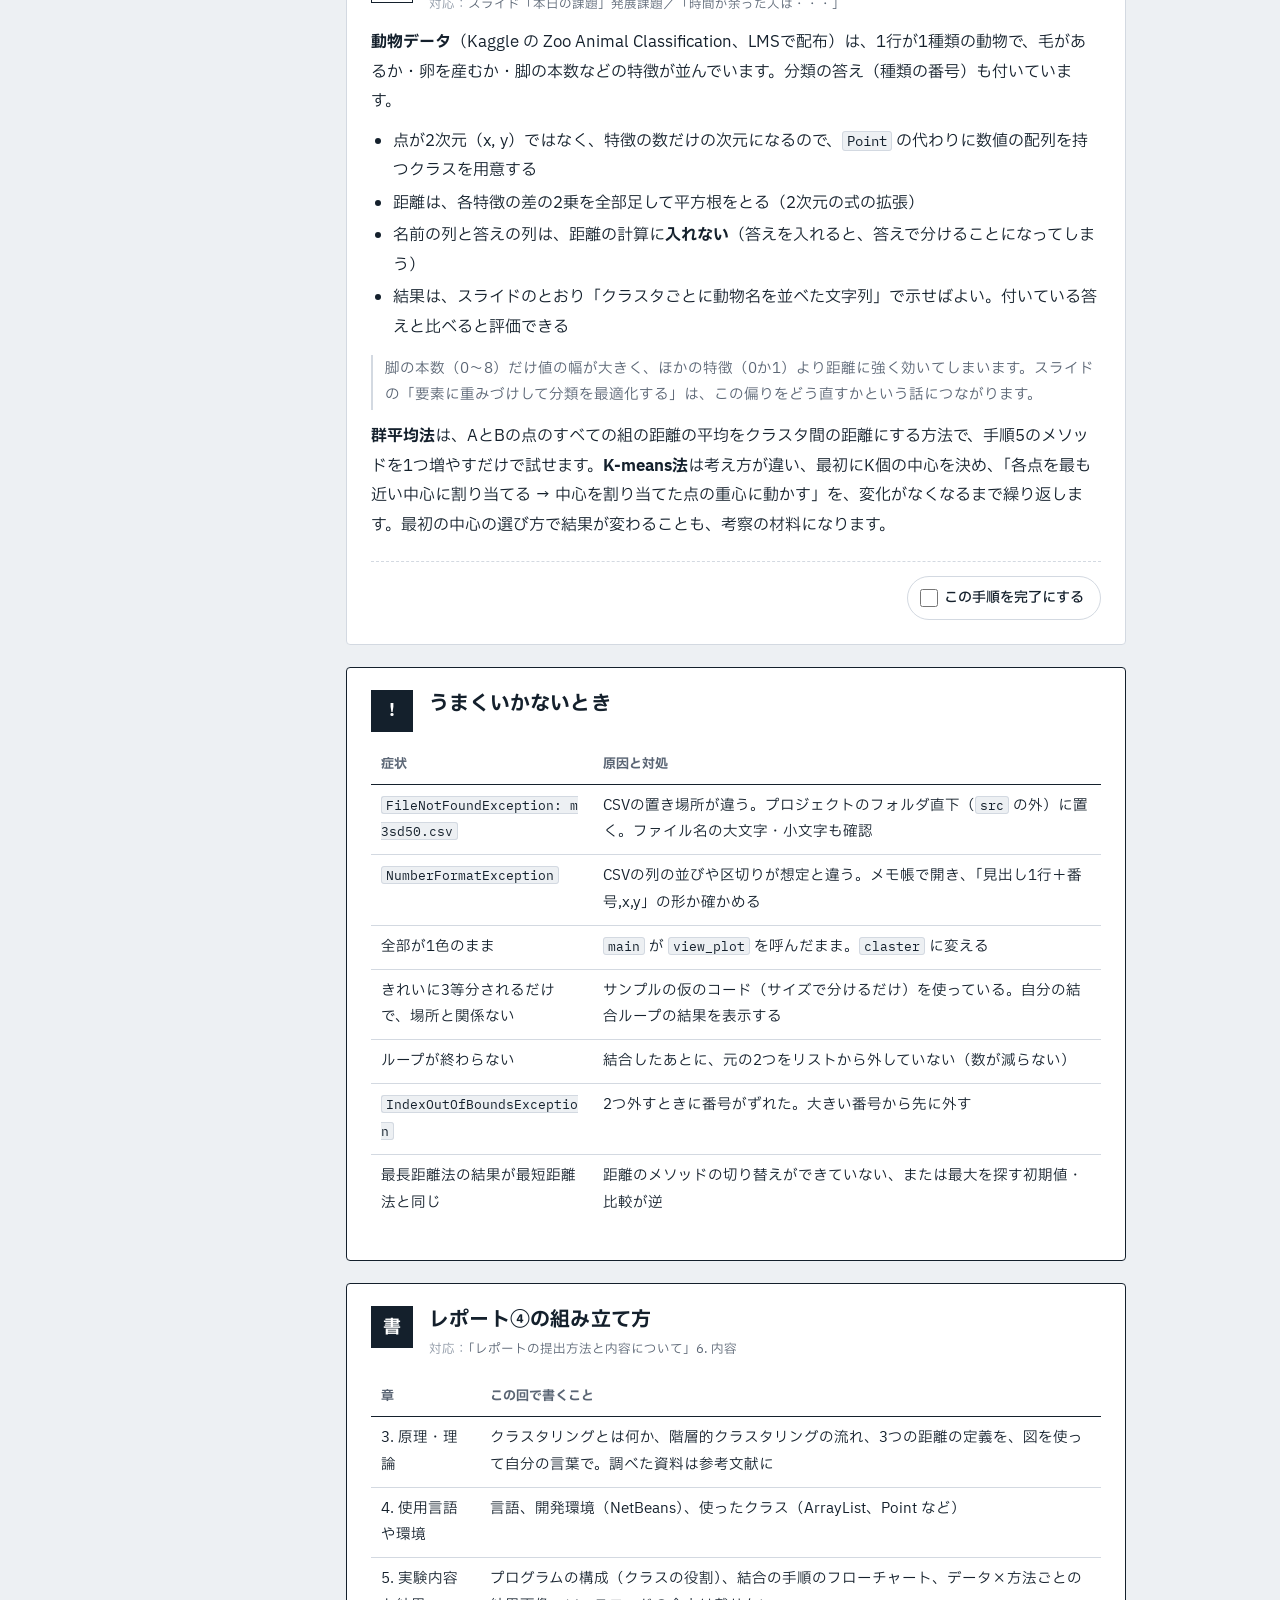
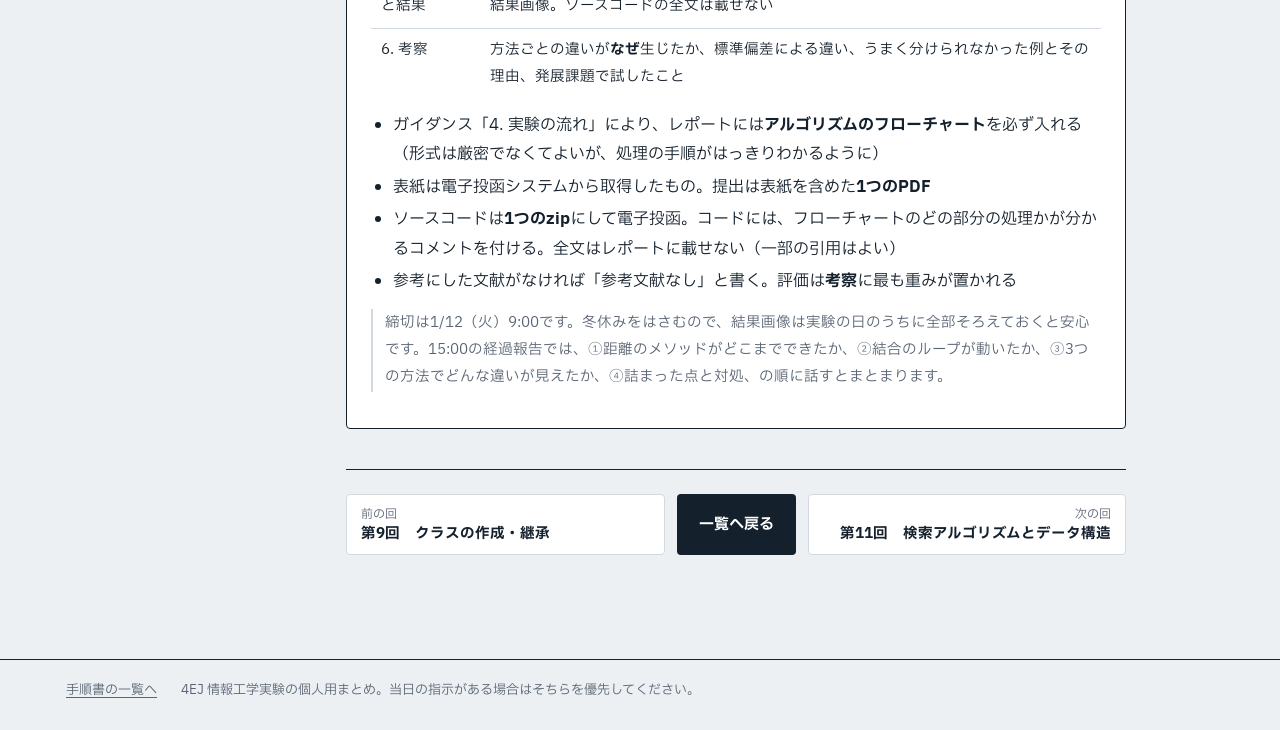
<file: lab10.html>
<!DOCTYPE html>
<html lang="ja">
<head>
<meta charset="utf-8">
<meta name="viewport" content="width=device-width, initial-scale=1, viewport-fit=cover">
<title>第10回 クラスタリングの基礎｜情報工学実験 手順書</title>
<meta name="description" content="2次元の点を最短距離法・最長距離法・重心法で分類する課題の、環境・考え方・ヒント。">
<meta name="theme-color" content="#14202C">
<link rel="preconnect" href="https://fonts.googleapis.com"><link rel="preconnect" href="https://fonts.gstatic.com" crossorigin>
<link href="https://fonts.googleapis.com/css2?family=IBM+Plex+Mono:wght@400;500&family=IBM+Plex+Sans+JP:wght@400;500;700&display=swap" rel="stylesheet">
<link rel="stylesheet" href="assets/style.css?v=20261117a">
</head>
<body data-lab="lab10" data-label-ssh="Javaのコード（書き方の例）" data-label-win="自分のPCのPowerShell">
<a class="skip" href="#content">本文へ移動</a>
<header class="topbar"><div class="topbar-in">
  <a class="back" href="./">一覧へ戻る</a>
  <a class="brand brand-sub" href="./"><span class="brand-mark" aria-hidden="true"></span>情報工学実験 手順書</a>
  <div class="top-right">
    <button class="theme-btn" id="theme-btn" type="button">表示切替</button>
  </div>
</div></header>
<div class="layout">
  <aside class="rail" aria-label="手順の目次"><div class="rail-in">
    <p class="rail-title">手順 <span class="rail-prog" id="prog-text" aria-live="polite"></span></p>
    <div class="prog-track rail-track"><div class="prog-fill" id="prog-fill"></div></div>
    <ol id="toc"></ol>
    <ul class="rail-extra"><li><a href="#mission">今回の課題</a></li><li><a href="#trouble">うまくいかないとき</a></li><li><a href="#report">レポートの組み立て方</a></li></ul>
  </div></aside>
  <main id="content">
<nav class="crumb" aria-label="現在の位置"><a href="./">手順書の一覧</a><span aria-hidden="true">／</span><span>第10回　クラスタリングの基礎</span></nav>
<section class="tb" aria-label="この回の概要">
  <div class="tb-no"><span class="tb-k">回</span><span class="tb-num">10</span></div>
  <div class="tb-title"><span class="tb-k">題目</span><h1>クラスタリングの基礎</h1></div>
  <div class="tb-date"><span class="tb-k">実施日</span>2026年12月22日（火）</div>
  <div class="tb-rep"><span class="tb-k">レポート</span>レポート④　1/12（火）9:00 締切</div>
  <div class="tb-sum"><span class="tb-k">この回でやること</span>100個ほどの点を、距離をもとに指定した数のまとまりに分けて色分け表示する。3つの方法で「クラスタ間の距離」の決め方を変え、結果の違いを比べる。</div>
</section>
<section class="files" id="files">
  <h2 class="sec">配布資料</h2>
  <p class="files-note">スライド、点のデータ（CSV）、サンプルコード、動物データはLMSから取得してください（スライドの日付は2024年11月26日のままです）。このページは、その内容を自分用に解説したものです。</p>
</section>
<details class="toc-inline"><summary>手順の一覧</summary><ol id="toc-inline"></ol></details>

<section class="panel" id="intro">
  <h2 class="sec">この手順書の使い方</h2>
  <ul>
    <li>2次元の点（100個ほど）を、距離をもとにいくつかのまとまり（クラスタ）に分け、色分けして表示する回です。分け方を3通り試して、結果の違いを比べます。</li>
    <li>レポート④の対象です。ここでは環境の準備、考え方、ヒントまでを書き、距離の計算や結合の処理そのものは書いていません。</li>
    <li>スライドには「3時間目終了後にサンプルコードを配ります。まずは自分の力で作ってみましょう」とあります。手順4までは、サンプルがなくても考えられる内容です。</li>
  </ul>
  <div class="legend">
    <span class="where w-ssh">Javaのコード（書き方の例）</span>
  </div>
</section>

<section class="panel" id="mission">
  <h2 class="sec">今回の課題</h2>
  <p class="note">スライド「本日の課題」「時間が余った人は・・・」より。</p>
  <div class="tbl"><table>
    <thead><tr><th>区分</th><th>内容</th><th>手順</th></tr></thead>
    <tbody>
      <tr><td>基本</td><td>2次元の点データを、ユーザが指定した数のクラスタに分け、色を分けてプロットする</td><td>1〜6</td></tr>
      <tr><td>基本</td><td>最短距離法・最長距離法・重心法の3つで分類し、結果の違いを確かめる</td><td>5〜7</td></tr>
      <tr><td>発展</td><td>動物園の動物データ（多次元）を任意の1方式で分類し、クラスタごとに動物名を表示する（スライドにも「わりとうまくいかない」とあります）</td><td>8</td></tr>
      <tr><td>余力があれば</td><td>群平均法、K-means法、要素への重みづけ</td><td>8</td></tr>
    </tbody>
  </table></div>
</section>

<section class="step" id="s1" data-title="データの形を知る">
  <div class="step-head"><div class="num">1</div><div><h2>配られたデータの形を知る</h2><span class="slide">スライド「本日のデータセット」「2次元データについて」</span></div><label class="done-toggle"><input type="checkbox"><span>完了</span></label></div>
  <p>2次元データはLMSで配布されます。基準点の数Mと、ばらつき（標準偏差）を変えた組み合わせが用意されています。サンプルの <code class="i">Main.java</code> が読む <code class="i">m3sd50.csv</code> は、名前のとおり「基準点3つ・標準偏差50」のデータです。</p>
  <div class="tbl"><table>
    <thead><tr><th>基準点の数 M</th><th>点の数</th><th>標準偏差</th></tr></thead>
    <tbody>
      <tr><td>2</td><td>100</td><td>50 または 200</td></tr>
      <tr><td>3</td><td>99</td><td>50 または 200</td></tr>
      <tr><td>4、5</td><td>100</td><td>100 または 300</td></tr>
      <tr><td>9</td><td>99</td><td>100 または 300</td></tr>
    </tbody>
  </table></div>
  <p>サンプルの <code class="i">DataReader</code> は、CSVの<strong>1行目を見出しとして読み飛ばし</strong>、各行の<strong>2列目をx、3列目をy</strong>として整数の点（<code class="i">java.awt.Point</code>）にします。座標の範囲はおよそ0〜1000です。</p>
  <p class="why">標準偏差が小さいデータは点が基準点の近くに固まるので、どの方法でもきれいに分かれやすく、大きいデータは塊どうしが重なるので、方法による違いが出やすくなります。違いを見るなら、同じMで標準偏差だけ違う2つを並べて比べるのがわかりやすいです。</p>
</section>

<section class="step" id="s2" data-title="サンプルを開いて点を表示する">
  <div class="step-head"><div class="num">2</div><div><h2>サンプルを開いて、点を表示してみる</h2><span class="slide">スライド「実験上の注意」サンプルコード</span></div><label class="done-toggle"><input type="checkbox"><span>完了</span></label></div>
  <ol>
    <li>配布のzipを展開し、NetBeansの「ファイル」→「プロジェクトを開く」でフォルダ（<code class="i">4EJ_kadai10</code>）を選ぶ</li>
    <li>LMSのCSVを、<strong>プロジェクトのフォルダの直下</strong>（<code class="i">build.xml</code> と同じ場所）に置く</li>
    <li>そのまま実行すると、<code class="i">main</code> が呼んでいる <code class="i">view_plot</code> で、全部の点が1色で表示される</li>
  </ol>
  <div class="tbl"><table>
    <thead><tr><th>ファイル</th><th>役割</th><th>編集</th></tr></thead>
    <tbody>
      <tr><td><code class="i">DataReader</code></td><td>CSVを読んで点のリストにする</td><td>不要</td></tr>
      <tr><td><code class="i">DataPloter</code></td><td>点のリストを受け取り、リストごとに色を変えて描く（<code class="i">addPointList</code> を呼んだ回数だけ色が増える）</td><td>不要</td></tr>
      <tr><td><code class="i">Claster</code></td><td>クラスタ1つ分。点のリストと重心を持つ。<strong>距離を求めるメソッドが空</strong></td><td>ここを書く</td></tr>
      <tr><td><code class="i">Main</code></td><td>読み込み → クラスタ作成 → 結合 → 表示の流れ。<strong>結合の部分がTODO</strong></td><td>ここを書く</td></tr>
      <tr><td><code class="i">DataMaker</code></td><td>テスト用のデータを自分で作るためのもの</td><td>任意</td></tr>
    </tbody>
  </table></div>
  <p class="why"><code class="i">new File("m3sd50.csv")</code> のようにフォルダを書かないと、Javaは「実行したときの作業フォルダ」からファイルを探します。NetBeansではそれがプロジェクトのフォルダなので、<code class="i">src</code> の中に置いても見つかりません。</p>

  <div class="code" data-where="ssh" data-label="CSVの置き場所が違うときの出力（NetBeansの「出力」）"><pre class="out">10月 13, 2026 5:50:54 午後 Clustering.Main view_plot
重大: null
java.io.FileNotFoundException: m3sd50.csv (指定されたファイルが見つかりません。)
	at java.base/java.io.FileInputStream.open0(Native Method)
	…
	at Clustering.DataReader.ReadData(DataReader.java:18)
	at Clustering.Main.view_plot(Main.java:75)
	at Clustering.Main.main(Main.java:22)
（正しく置けていれば、何も出力されずに点の描かれた窓が開く）</pre></div></section>

<section class="step" id="s3" data-title="流れをつかむ">
  <div class="step-head"><div class="num">3</div><div><h2>階層的クラスタリングの流れをつかむ</h2><span class="slide">スライド「最短距離法」「最終的にどうなるの？」</span></div><label class="done-toggle"><input type="checkbox"><span>完了</span></label></div>
  <p>3つの方法は、どれも次の同じ流れで、違うのは<strong>「クラスタどうしの距離」の決め方だけ</strong>です。</p>
  <ol>
    <li>はじめは、点1つ＝クラスタ1つ（100個のクラスタ）とする</li>
    <li>すべてのクラスタの組について距離を求め、<strong>いちばん近い組</strong>を見つける</li>
    <li>その2つを1つのクラスタにまとめる（クラスタが1つ減る）</li>
    <li>クラスタの数が、指定した数になるまで2〜3を繰り返す</li>
  </ol>
  <p class="why">スライドのとおり、最後まで続けると全部が1つになります。そのため「指定した個数になったらやめる」のが終わりの条件です。この「近いものから順にまとめていく」やり方を、凝集型の階層的クラスタリングと呼びます。原理の章で調べてまとめる際の手がかりになる言葉です。</p>
</section>

<section class="step" id="s4" data-title="3つの距離の定義">
  <div class="step-head"><div class="num">4</div><div><h2>3つの方法で「クラスタ間の距離」をどう決めるか</h2><span class="slide">スライド「クラスタリングの手法」「最長距離法」「重心法」</span></div><label class="done-toggle"><input type="checkbox"><span>完了</span></label></div>
  <div class="tbl"><table>
    <thead><tr><th>方法</th><th>クラスタAとBの距離</th><th>結果の傾向</th></tr></thead>
    <tbody>
      <tr><td>最短距離法</td><td>Aの点とBの点の組のうち、<strong>いちばん近い組</strong>の距離</td><td>点が鎖のようにつながると、細長く1つにまとまりやすい（大きな塊1つと、外れた少数の点に分かれることがある）</td></tr>
      <tr><td>最長距離法</td><td>Aの点とBの点の組のうち、<strong>いちばん遠い組</strong>の距離</td><td>まとまりの大きさがそろいやすく、丸く小さめの塊になりやすい</td></tr>
      <tr><td>重心法</td><td>Aの重心とBの重心の距離</td><td>両者の中間的な結果になりやすい</td></tr>
    </tbody>
  </table></div>
  <p>点どうしの距離は、ふつうのユークリッド距離（2点の差を2乗して足し、平方根をとったもの）で十分です。Javaでは <code class="i">Point</code> 自体が距離を求める機能を持っているので、APIの説明（<code class="i">java.awt.Point</code> の親クラス）で探してみてください。</p>
  <p class="why">「いちばん近い組を探す」ときに、平方根をとる前の値（距離の2乗）で比べても、どちらが小さいかは変わりません。点の数が多いと計算量が効いてくるので、こうした工夫は考察に書ける材料になります。</p>
</section>

<section class="step" id="s5" data-title="Clasterの距離を書く">
  <div class="step-head"><div class="num">5</div><div><h2>Claster の距離のメソッドを書く</h2><span class="slide">サンプル <code class="i">Claster.java</code></span></div><label class="done-toggle"><input type="checkbox"><span>完了</span></label></div>
  <p>空になっているのは次の2つです。どちらも、最初に <code class="i">Double.MAX_VALUE</code>（いちばん大きい値）を入れてから、小さい値が見つかるたびに置き換える形になっています。</p>
  <div class="tbl"><table>
    <thead><tr><th>メソッド</th><th>考え方のヒント</th></tr></thead>
    <tbody>
      <tr><td><code class="i">getDistance(Point p)</code></td><td>このクラスタの点を1つずつ取り出して p との距離を求め、いちばん小さいものを残す</td></tr>
      <tr><td><code class="i">getDistance(Claster c)</code></td><td>相手のクラスタの点を1つずつ取り出し、上のメソッドを使えば、最短距離法の距離になる</td></tr>
    </tbody>
  </table></div>
  <p>最長距離法では「いちばん大きいものを残す」ので、初期値も比べ方も逆になります。重心法では、このクラスは重心（<code class="i">center</code>）をすでに計算して持っているので、それを使えます。3つを切り替えられるように、メソッドを3つに分けるか、方法を表す引数を渡す形にしておくと、比較の実験が楽になります。</p>
  <p class="why">最長距離法で、最初の値を <code class="i">Double.MAX_VALUE</code> のままにして「大きいほうを残す」と、いつまでも初期値が残ってしまいます。最大を探すときの初期値は何にすべきか、考えてみてください。</p>
  <p class="why">重心は、<code class="i">x / size</code> のように整数どうしで割っているので、小数点以下が切り捨てられます。結果への影響はわずかですが、気づいたら考察で触れられます。</p>
</section>

<section class="step" id="s6" data-title="Mainで結合のループを書く">
  <div class="step-head"><div class="num">6</div><div><h2>Main の結合のループを書く</h2><span class="slide">サンプル <code class="i">Main.java</code>「クラスタを結合 TODO ここは自分で書く」</span></div><label class="done-toggle"><input type="checkbox"><span>完了</span></label></div>
  <p><code class="i">claster</code> メソッドの中に、コメントアウトされた <code class="i">while</code> の枠があります。その下にある「単にサイズ数に分けるだけのコード」は、表示を試すための仮のもので、<strong>本番では使わない部分</strong>です。</p>
  <ol>
    <li><code class="i">main</code> で呼ぶメソッドを、<code class="i">view_plot</code> から <code class="i">claster</code> に変える</li>
    <li><code class="i">while</code> の中で、すべての組（i番目とj番目、i &lt; j）の距離を求め、いちばん近い組の番号を覚えておく</li>
    <li>その2つから新しいクラスタを作り（2つを受け取るコンストラクタが用意されています）、元の2つをリストから外して、新しいものを入れる</li>
    <li>ループを抜けたら、残ったクラスタの数だけ <code class="i">addPointList</code> を呼んで表示する（仮のコードが使っている <code class="i">clistsep</code> ではなく、結合後のリストを使う）</li>
  </ol>
  <p class="why">リストから2つ外すとき、先に小さい番号を外すと、後ろの要素の番号が1つずつ前にずれます。大きい番号から先に外すと、この問題は起きません。</p>
  <p class="why">クラスタの数（<code class="i">maxcount</code>）は「ユーザが指定する」課題なので、固定の3ではなく、実行時に入力させるか、引数で渡せるようにしておくと要件を満たせます。</p>
  <p class="why">100点から始めると、組の数は約5000、それを約100回繰り返すので、合わせて数十万回の距離計算になります。最短距離法と最長距離法ではクラスタの点どうしを全部比べるので、さらに多くなります。それでも一瞬で終わる規模ですが、点の数が増えるとどうなるかは考察の材料になります。</p>
</section>

<section class="step" id="s7" data-title="3つの方法を比べる">
  <div class="step-head"><div class="num">7</div><div><h2>3つの方法を比べて、結果を残す</h2><span class="slide">スライド「実験上の注意」二次元の点の分類結果は画像で示しましょう</span></div><label class="done-toggle"><input type="checkbox"><span>完了</span></label></div>
  <p>比較が見やすくなるように、条件をそろえて表にしておくとレポートが書きやすくなります。</p>
  <div class="tbl"><table>
    <thead><tr><th>そろえること</th><th>変えること</th></tr></thead>
    <tbody>
      <tr><td>同じデータファイル、同じクラスタ数（基準点の数Mに合わせるのが自然）</td><td>方法（最短・最長・重心）</td></tr>
      <tr><td>同じ方法、同じクラスタ数</td><td>標準偏差（小さいデータと大きいデータ）</td></tr>
    </tbody>
  </table></div>
  <p>表示された画面は、<kbd>Win</kbd>+<kbd>Shift</kbd>+<kbd>S</kbd> で範囲を選んで画像として残せます。ファイル名に「データ名_方法_クラスタ数」を入れておくと、あとで混ざりません。</p>
  <p class="why">データは基準点から作られているので「正解のまとまり」がわかっています。それぞれの方法の結果が正解にどれだけ近いか、どの方法がどんなデータで失敗したか（例：最短距離法で、1つの大きな塊と数点だけの塊に分かれた）を、理由とあわせて書くと考察になります。</p>
</section>

<section class="step" id="s8" data-title="発展：動物データ・別の手法">
  <div class="step-head"><div class="num">8</div><div><h2>発展：動物データと、別の手法</h2><span class="slide">スライド「本日の課題」発展課題／「時間が余った人は・・・」</span></div><label class="done-toggle"><input type="checkbox"><span>完了</span></label></div>
  <p><strong>動物データ</strong>（Kaggle の Zoo Animal Classification、LMSで配布）は、1行が1種類の動物で、毛があるか・卵を産むか・脚の本数などの特徴が並んでいます。分類の答え（種類の番号）も付いています。</p>
  <ul>
    <li>点が2次元（x, y）ではなく、特徴の数だけの次元になるので、<code class="i">Point</code> の代わりに数値の配列を持つクラスを用意する</li>
    <li>距離は、各特徴の差の2乗を全部足して平方根をとる（2次元の式の拡張）</li>
    <li>名前の列と答えの列は、距離の計算に<strong>入れない</strong>（答えを入れると、答えで分けることになってしまう）</li>
    <li>結果は、スライドのとおり「クラスタごとに動物名を並べた文字列」で示せばよい。付いている答えと比べると評価できる</li>
  </ul>
  <p class="why">脚の本数（0〜8）だけ値の幅が大きく、ほかの特徴（0か1）より距離に強く効いてしまいます。スライドの「要素に重みづけして分類を最適化する」は、この偏りをどう直すかという話につながります。</p>
  <p><strong>群平均法</strong>は、AとBの点のすべての組の距離の平均をクラスタ間の距離にする方法で、手順5のメソッドを1つ増やすだけで試せます。<strong>K-means法</strong>は考え方が違い、最初にK個の中心を決め、「各点を最も近い中心に割り当てる → 中心を割り当てた点の重心に動かす」を、変化がなくなるまで繰り返します。最初の中心の選び方で結果が変わることも、考察の材料になります。</p>
</section>

<section class="step special" id="trouble" data-notoc>
  <div class="step-head"><div class="num">!</div><div><h2>うまくいかないとき</h2></div></div>
  <div class="tbl"><table>
    <thead><tr><th>症状</th><th>原因と対処</th></tr></thead>
    <tbody>
      <tr><td><code class="i">FileNotFoundException: m3sd50.csv</code></td><td>CSVの置き場所が違う。プロジェクトのフォルダ直下（<code class="i">src</code> の外）に置く。ファイル名の大文字・小文字も確認</td></tr>
      <tr><td><code class="i">NumberFormatException</code></td><td>CSVの列の並びや区切りが想定と違う。メモ帳で開き、「見出し1行＋番号,x,y」の形か確かめる</td></tr>
      <tr><td>全部が1色のまま</td><td><code class="i">main</code> が <code class="i">view_plot</code> を呼んだまま。<code class="i">claster</code> に変える</td></tr>
      <tr><td>きれいに3等分されるだけで、場所と関係ない</td><td>サンプルの仮のコード（サイズで分けるだけ）を使っている。自分の結合ループの結果を表示する</td></tr>
      <tr><td>ループが終わらない</td><td>結合したあとに、元の2つをリストから外していない（数が減らない）</td></tr>
      <tr><td><code class="i">IndexOutOfBoundsException</code></td><td>2つ外すときに番号がずれた。大きい番号から先に外す</td></tr>
      <tr><td>最長距離法の結果が最短距離法と同じ</td><td>距離のメソッドの切り替えができていない、または最大を探す初期値・比較が逆</td></tr>
    </tbody>
  </table></div>
</section>

<section class="step special" id="report" data-notoc>
  <div class="step-head"><div class="num">書</div><div><h2>レポート④の組み立て方</h2><span class="slide">「レポートの提出方法と内容について」6. 内容</span></div></div>
  <div class="tbl"><table>
    <thead><tr><th>章</th><th>この回で書くこと</th></tr></thead>
    <tbody>
      <tr><td>3. 原理・理論</td><td>クラスタリングとは何か、階層的クラスタリングの流れ、3つの距離の定義を、図を使って自分の言葉で。調べた資料は参考文献に</td></tr>
      <tr><td>4. 使用言語や環境</td><td>言語、開発環境（NetBeans）、使ったクラス（ArrayList、Point など）</td></tr>
      <tr><td>5. 実験内容と結果</td><td>プログラムの構成（クラスの役割）、結合の手順のフローチャート、データ×方法ごとの結果画像。ソースコードの全文は載せない</td></tr>
      <tr><td>6. 考察</td><td>方法ごとの違いが<strong>なぜ</strong>生じたか、標準偏差による違い、うまく分けられなかった例とその理由、発展課題で試したこと</td></tr>
    </tbody>
  </table></div>
  <ul>
    <li>ガイダンス「4. 実験の流れ」により、レポートには<strong>アルゴリズムのフローチャート</strong>を必ず入れる（形式は厳密でなくてよいが、処理の手順がはっきりわかるように）</li>
    <li>表紙は電子投函システムから取得したもの。提出は表紙を含めた<strong>1つのPDF</strong></li>
    <li>ソースコードは<strong>1つのzip</strong>にして電子投函。コードには、フローチャートのどの部分の処理かが分かるコメントを付ける。全文はレポートに載せない（一部の引用はよい）</li>
    <li>参考にした文献がなければ「参考文献なし」と書く。評価は<strong>考察</strong>に最も重みが置かれる</li>
  </ul>
  <p class="why">締切は1/12（火）9:00です。冬休みをはさむので、結果画像は実験の日のうちに全部そろえておくと安心です。15:00の経過報告では、①距離のメソッドがどこまでできたか、②結合のループが動いたか、③3つの方法でどんな違いが見えたか、④詰まった点と対処、の順に話すとまとまります。</p>
</section>

<nav class="pager" aria-label="ほかの回へ">
  <a class="pager-item" href="lab9.html"><span class="pager-k">前の回</span>第9回　クラスの作成・継承</a>
  <a class="pager-home" href="./">一覧へ戻る</a>
  <a class="pager-item" href="lab11.html"><span class="pager-k">次の回</span>第11回　検索アルゴリズムとデータ構造</a>
</nav>
  </main>
</div>
<footer class="site-foot"><div class="site-foot-in"><a href="./">手順書の一覧へ</a><span>4EJ 情報工学実験の個人用まとめ。当日の指示がある場合はそちらを優先してください。</span></div></footer>
<script src="assets/app.js?v=20261117a"></script>
</body>
</html>
</file>
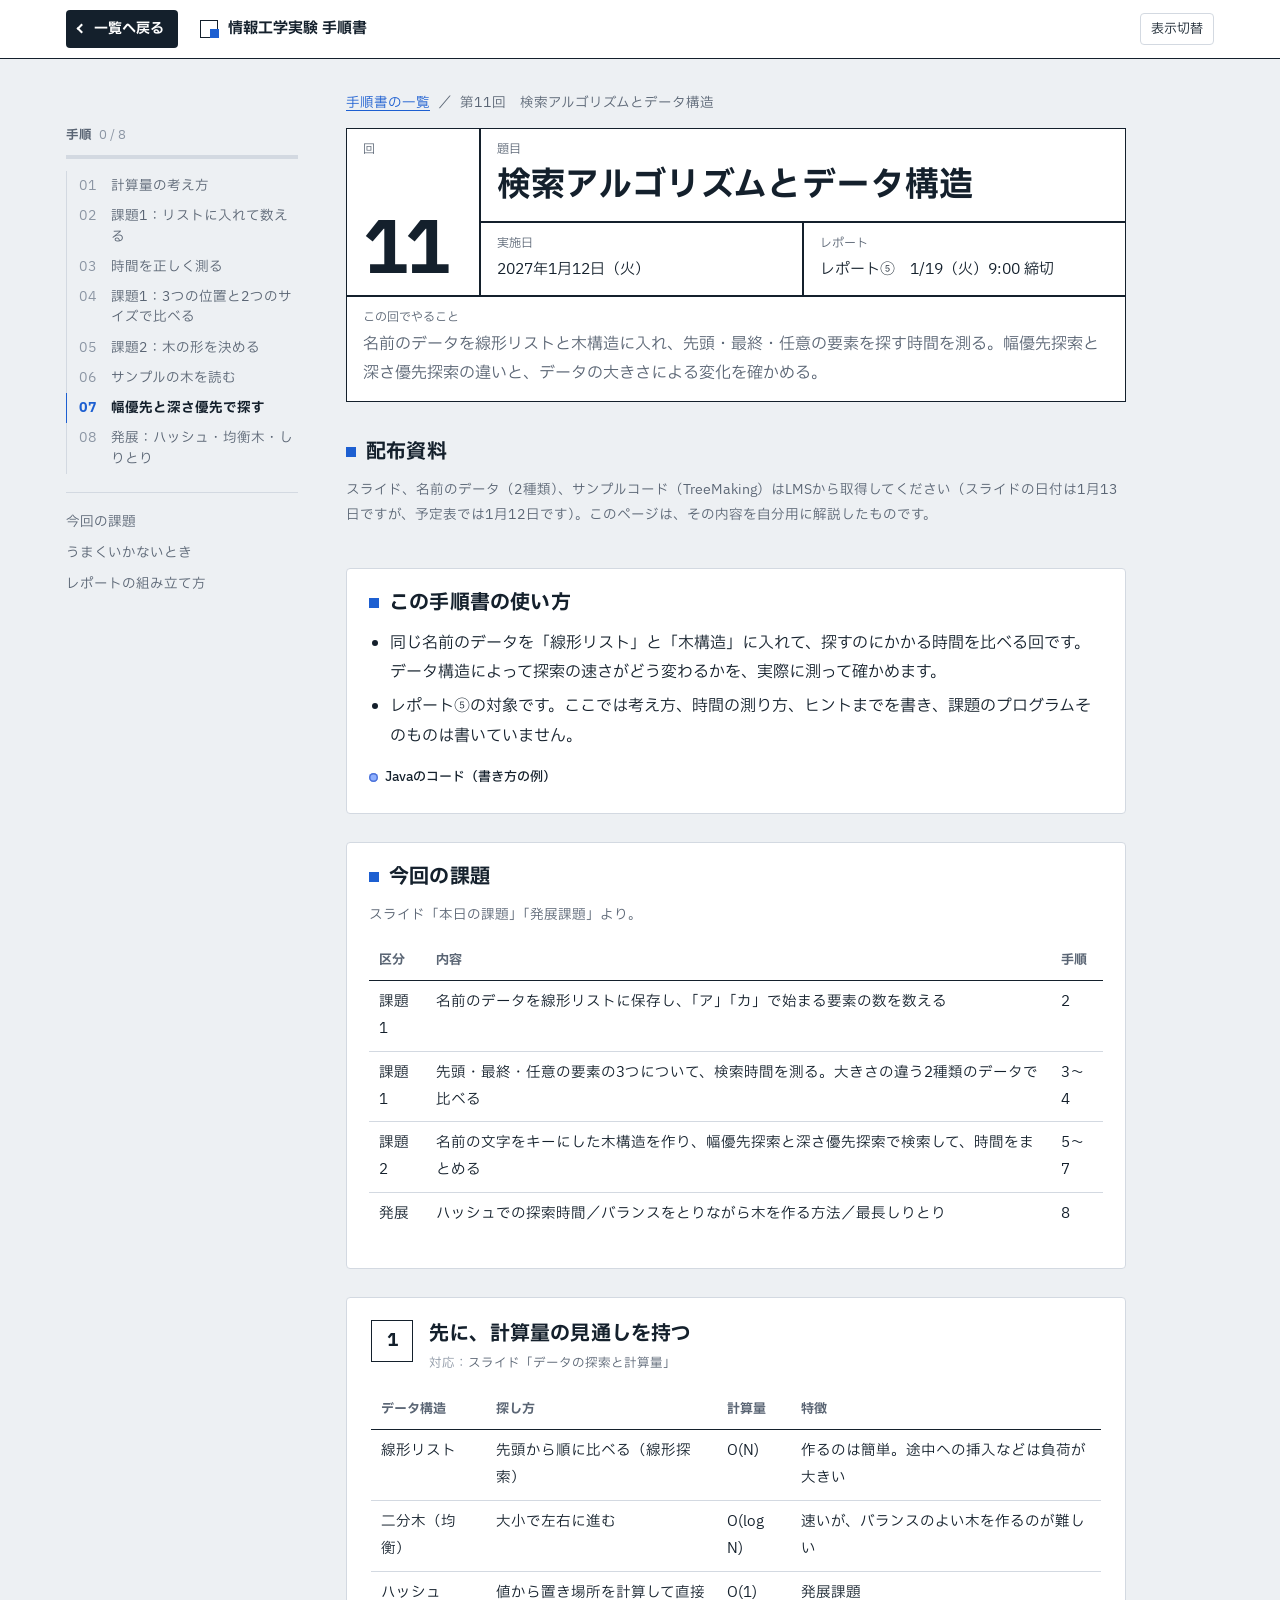
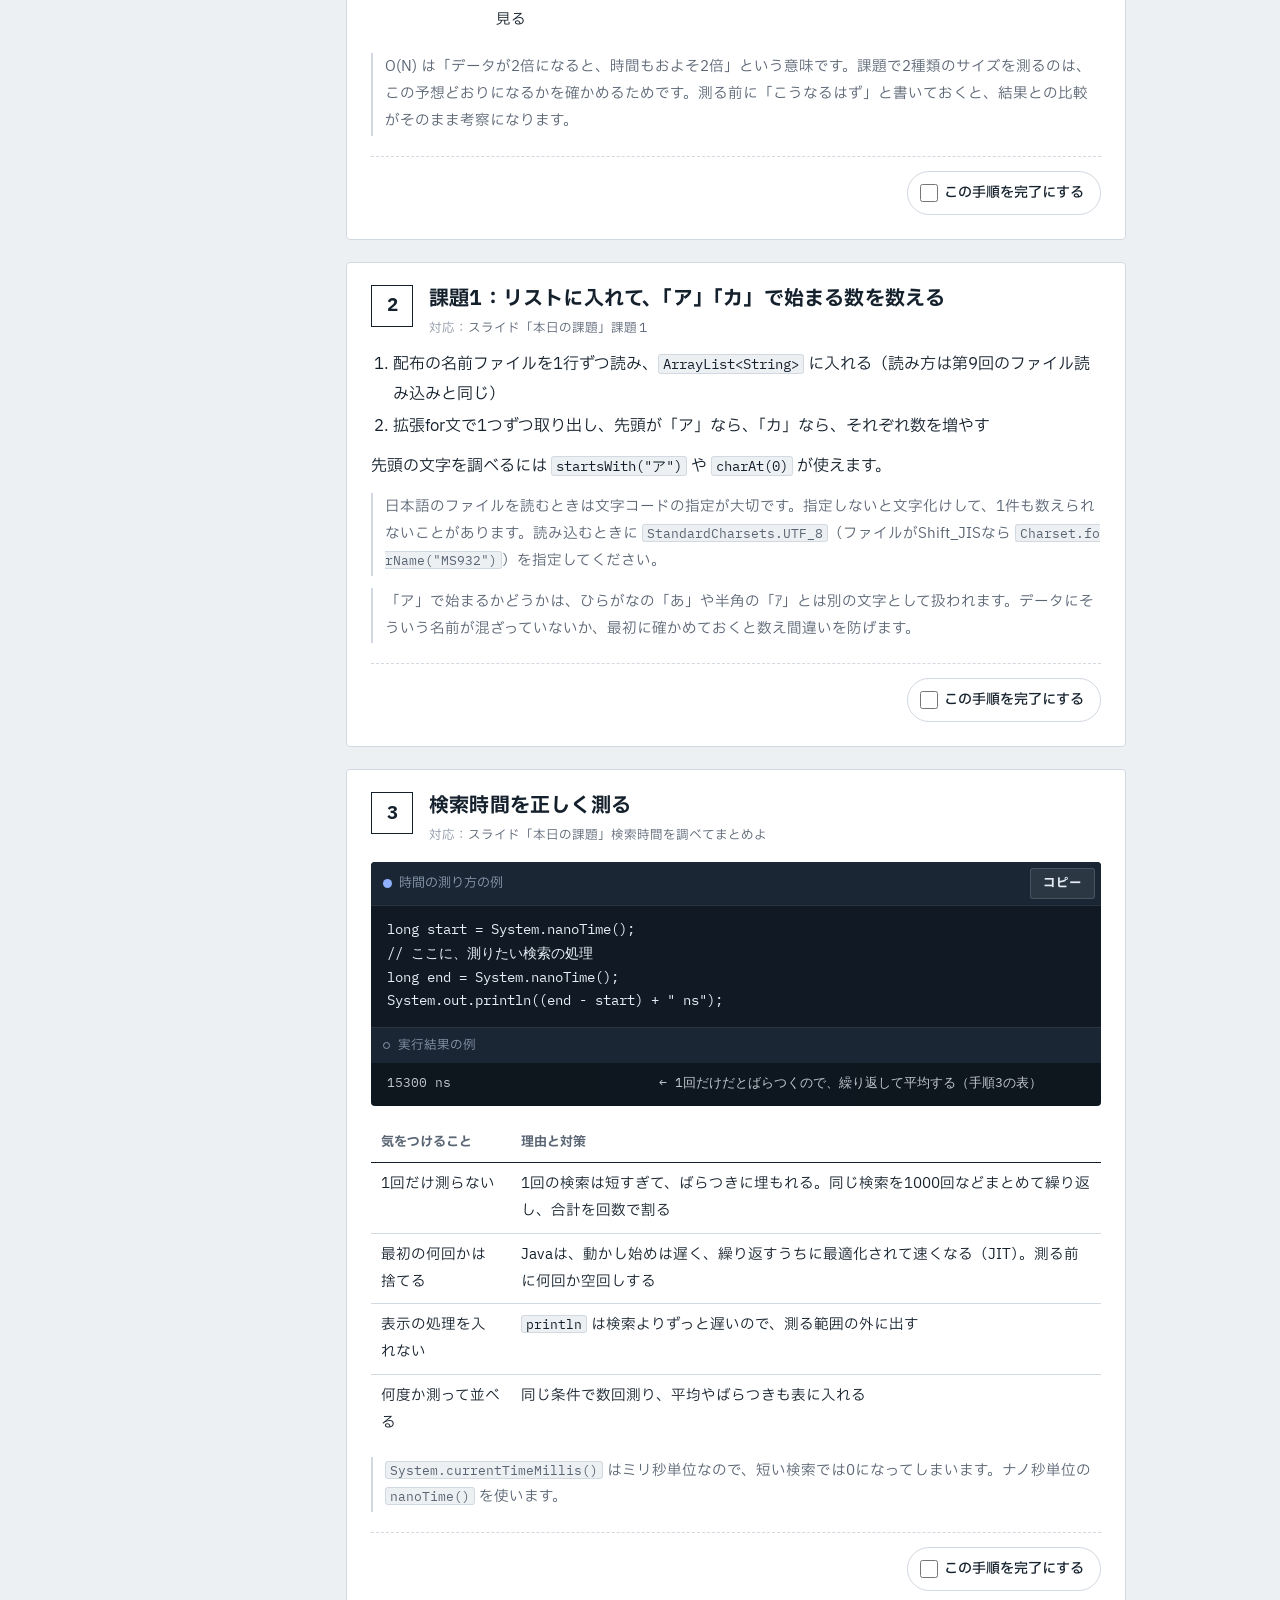
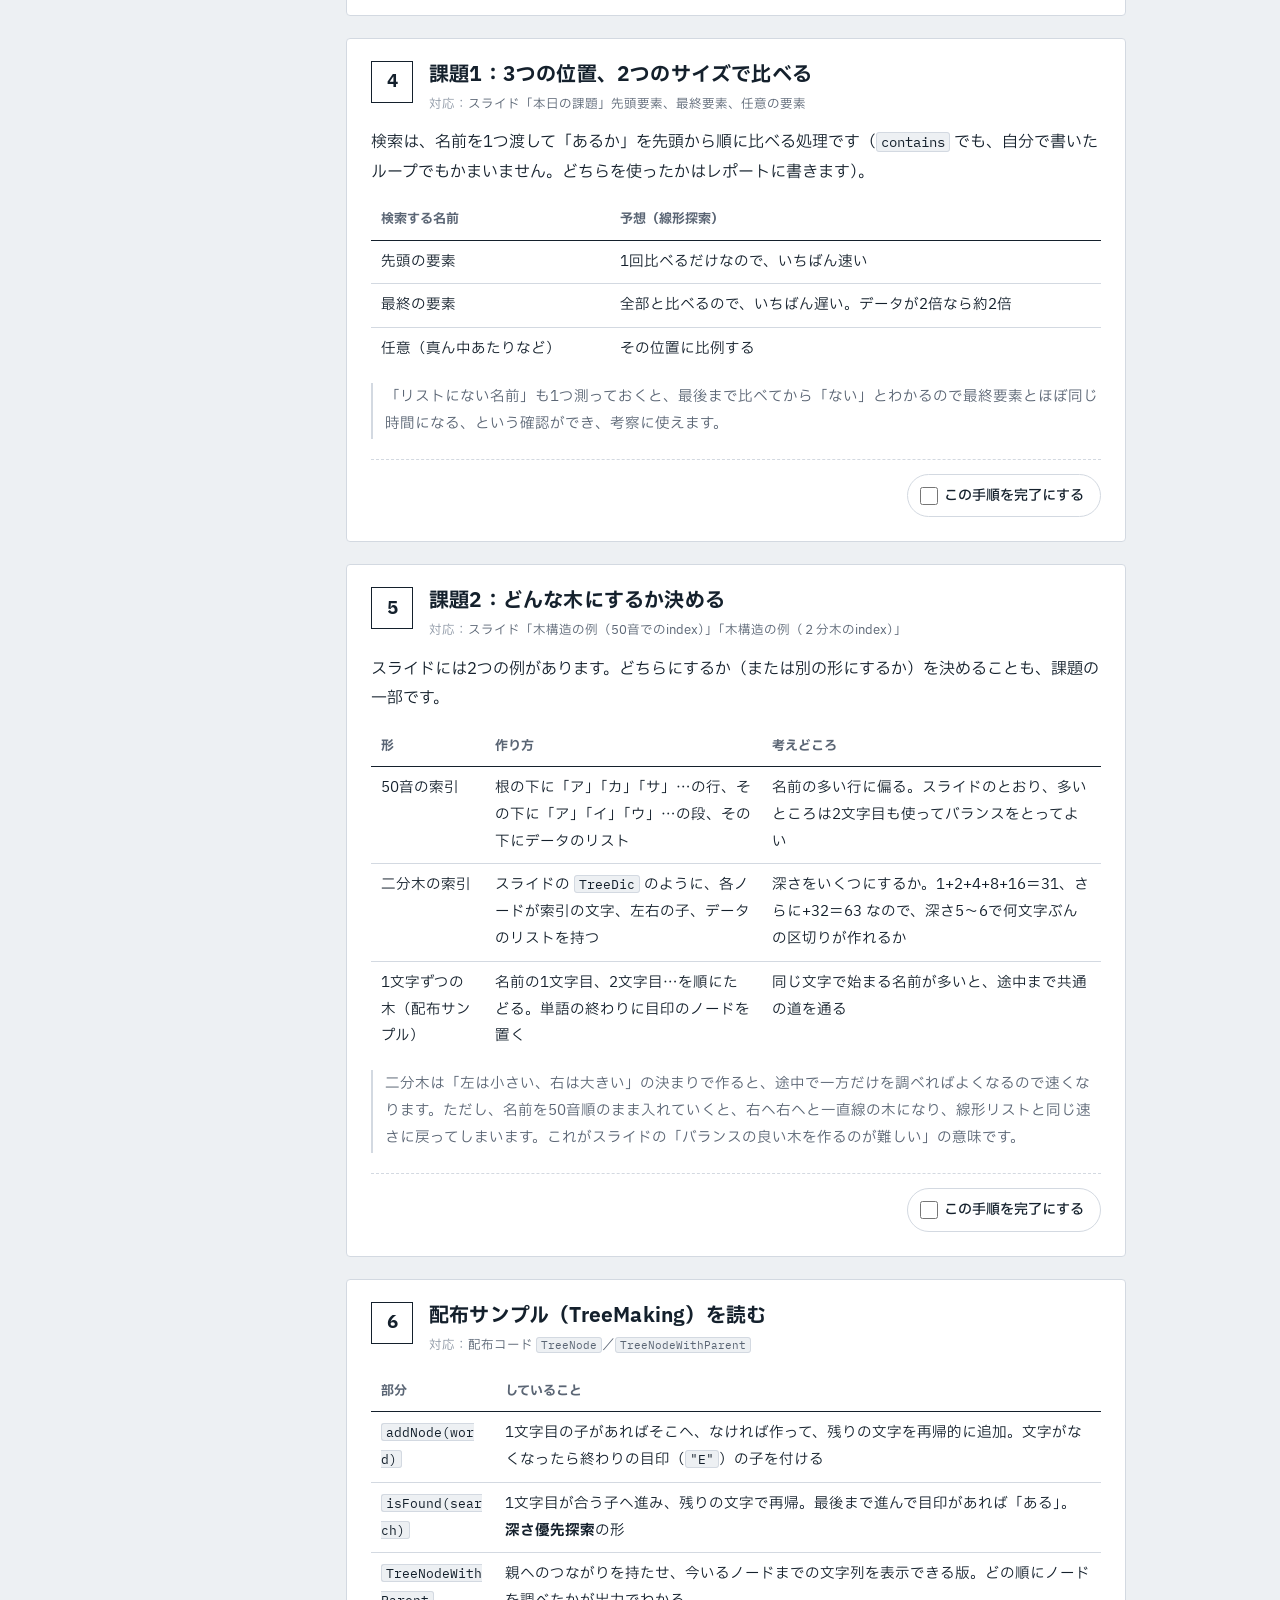
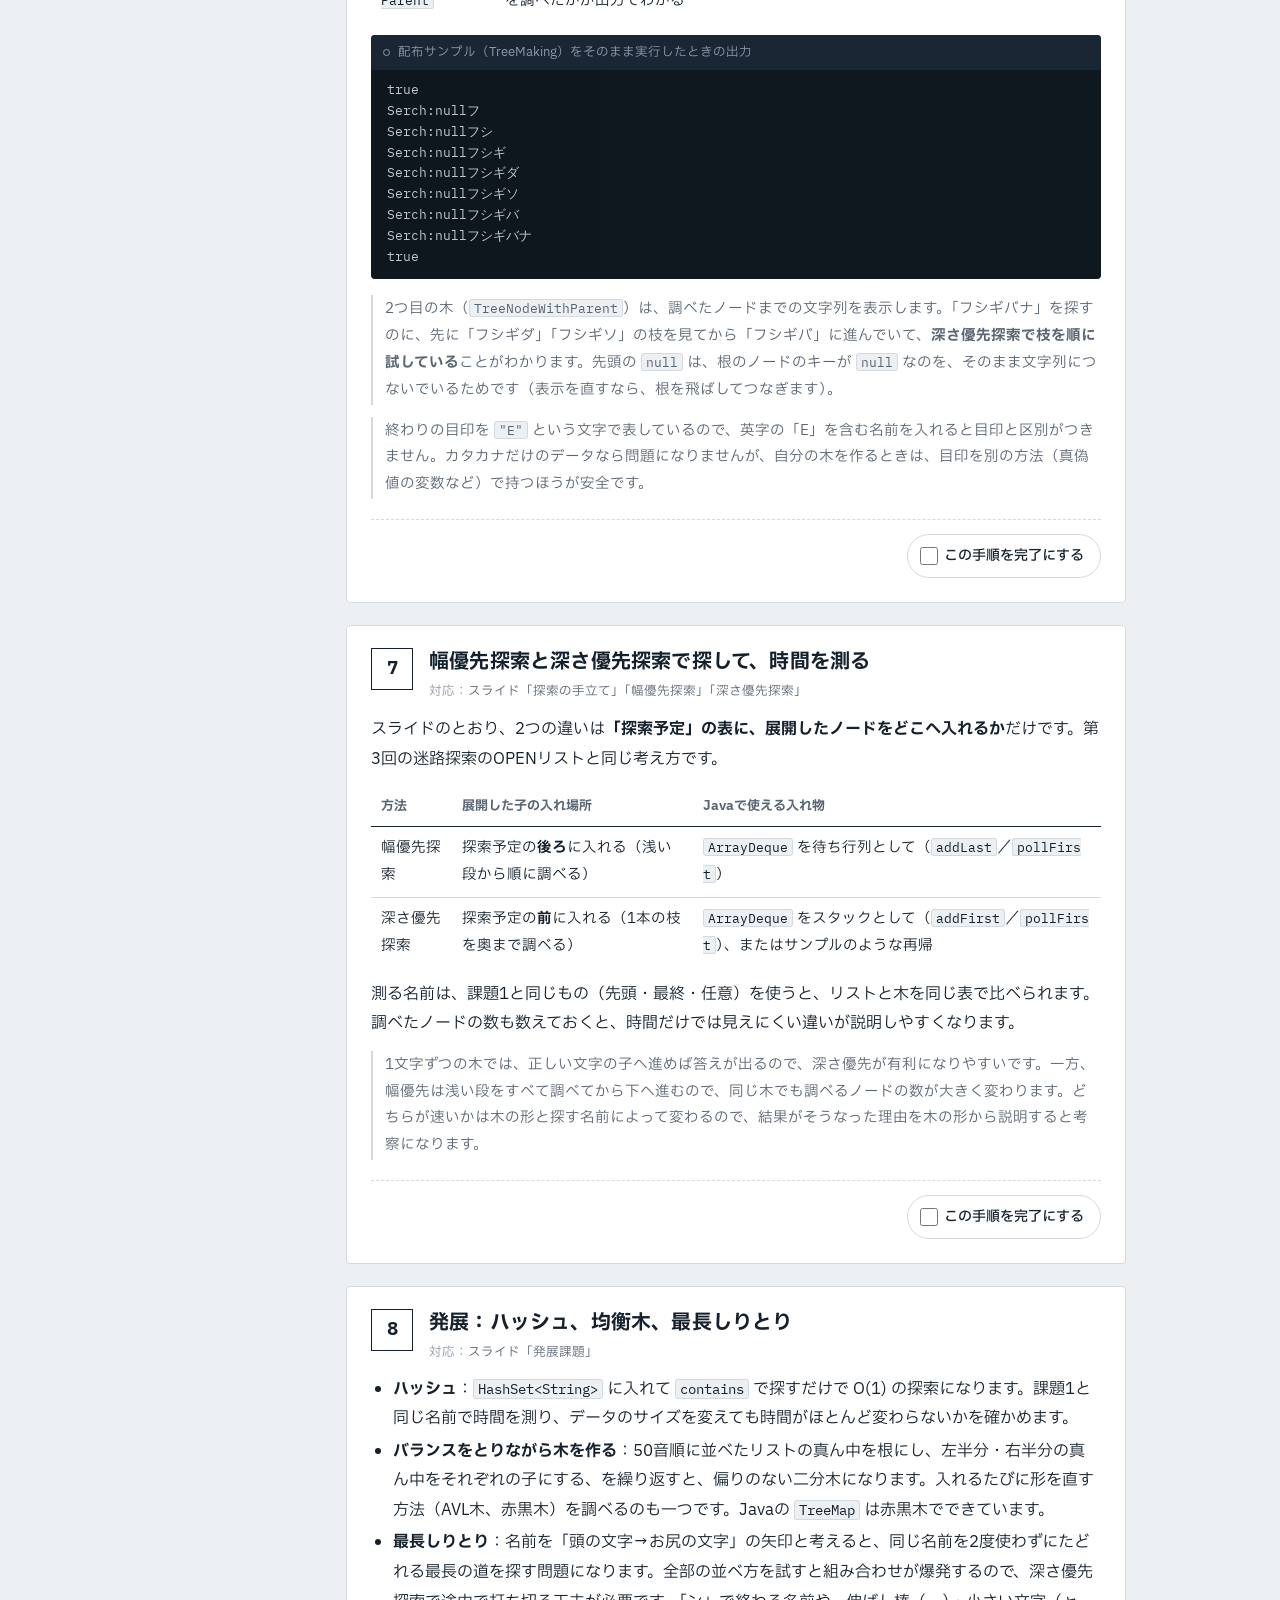
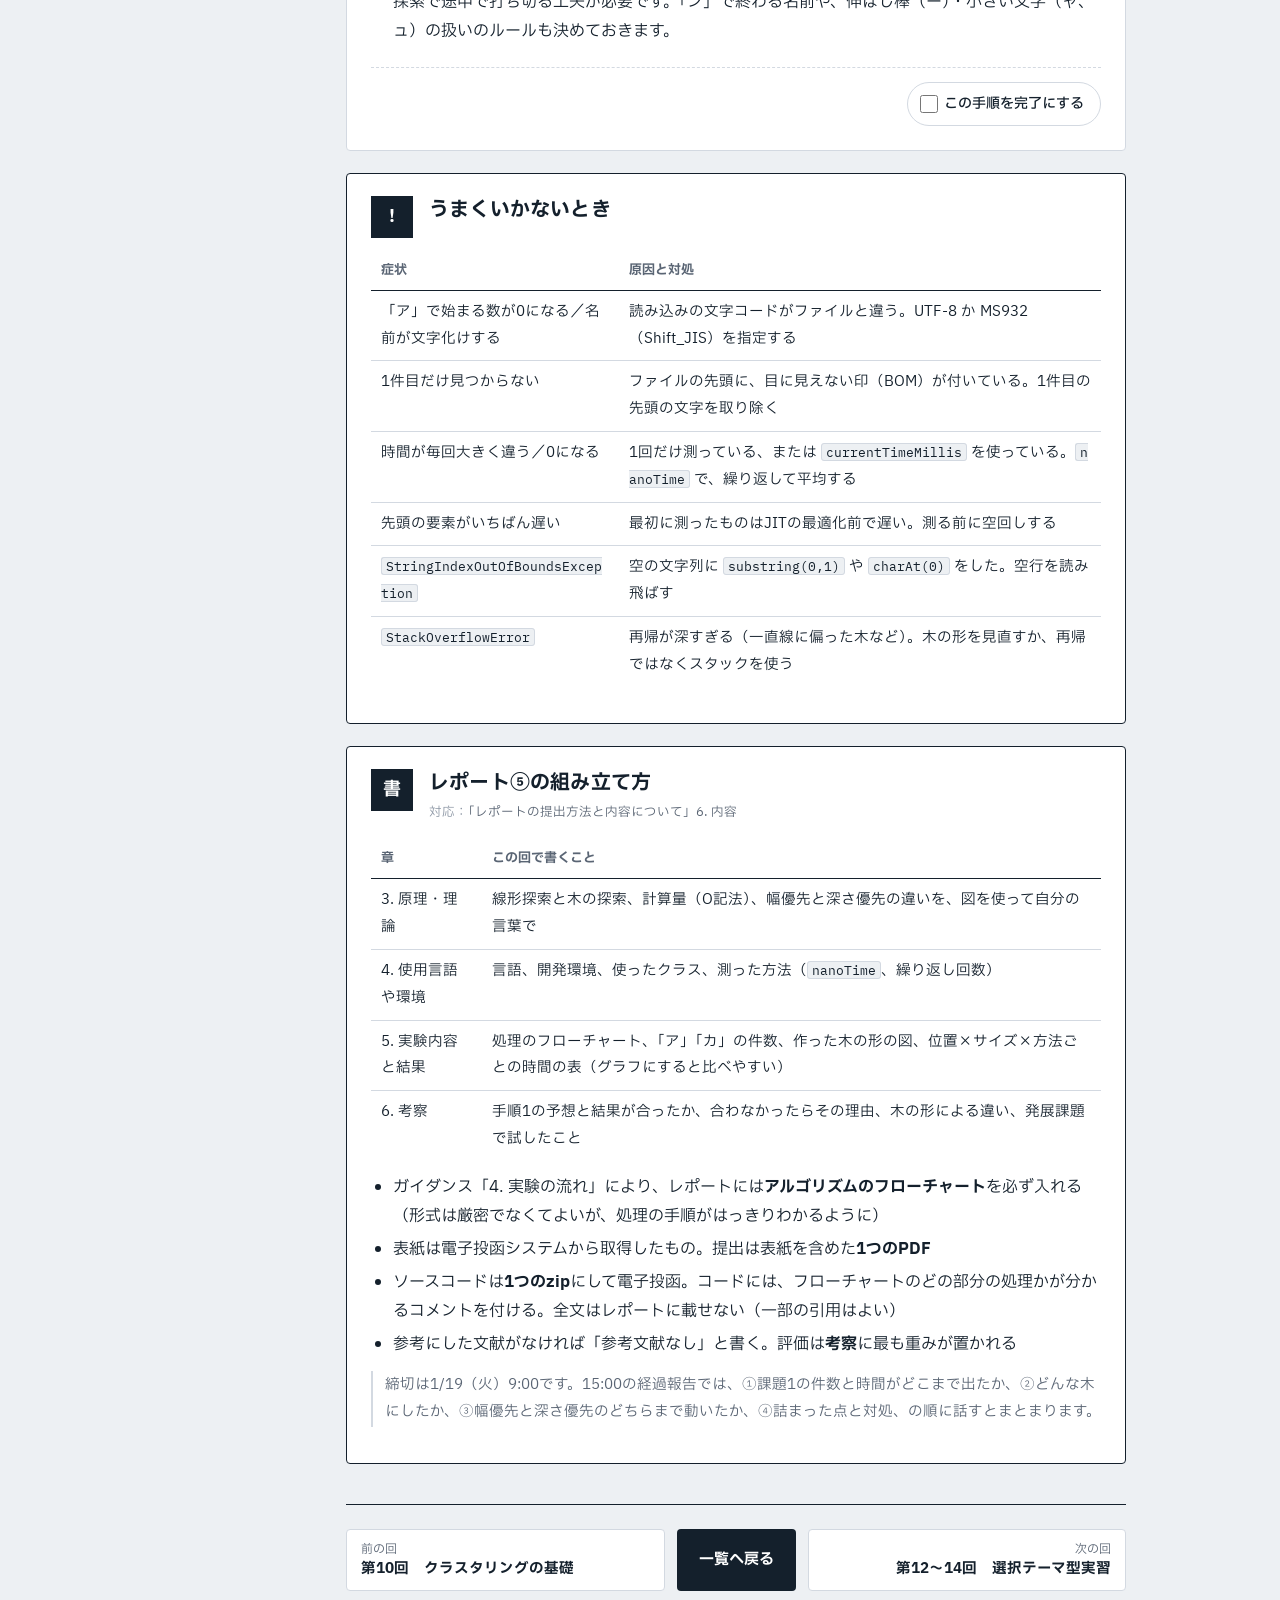
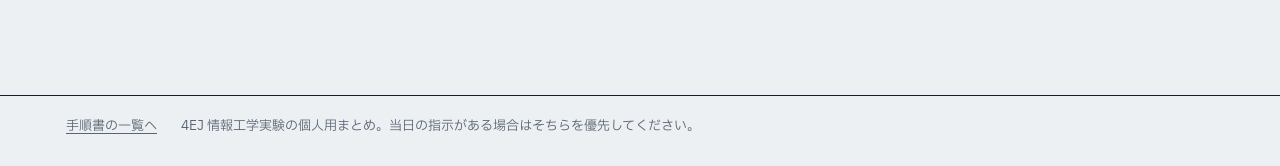
<file: lab11.html>
<!DOCTYPE html>
<html lang="ja">
<head>
<meta charset="utf-8">
<meta name="viewport" content="width=device-width, initial-scale=1, viewport-fit=cover">
<title>第11回 検索アルゴリズムとデータ構造｜情報工学実験 手順書</title>
<meta name="description" content="線形リストと木構造で名前を探し、探索時間を比べる課題の、考え方・測り方・ヒント。">
<meta name="theme-color" content="#14202C">
<link rel="preconnect" href="https://fonts.googleapis.com"><link rel="preconnect" href="https://fonts.gstatic.com" crossorigin>
<link href="https://fonts.googleapis.com/css2?family=IBM+Plex+Mono:wght@400;500&family=IBM+Plex+Sans+JP:wght@400;500;700&display=swap" rel="stylesheet">
<link rel="stylesheet" href="assets/style.css?v=20261117a">
</head>
<body data-lab="lab11" data-label-ssh="Javaのコード（書き方の例）" data-label-win="自分のPCのPowerShell">
<a class="skip" href="#content">本文へ移動</a>
<header class="topbar"><div class="topbar-in">
  <a class="back" href="./">一覧へ戻る</a>
  <a class="brand brand-sub" href="./"><span class="brand-mark" aria-hidden="true"></span>情報工学実験 手順書</a>
  <div class="top-right">
    <button class="theme-btn" id="theme-btn" type="button">表示切替</button>
  </div>
</div></header>
<div class="layout">
  <aside class="rail" aria-label="手順の目次"><div class="rail-in">
    <p class="rail-title">手順 <span class="rail-prog" id="prog-text" aria-live="polite"></span></p>
    <div class="prog-track rail-track"><div class="prog-fill" id="prog-fill"></div></div>
    <ol id="toc"></ol>
    <ul class="rail-extra"><li><a href="#mission">今回の課題</a></li><li><a href="#trouble">うまくいかないとき</a></li><li><a href="#report">レポートの組み立て方</a></li></ul>
  </div></aside>
  <main id="content">
<nav class="crumb" aria-label="現在の位置"><a href="./">手順書の一覧</a><span aria-hidden="true">／</span><span>第11回　検索アルゴリズムとデータ構造</span></nav>
<section class="tb" aria-label="この回の概要">
  <div class="tb-no"><span class="tb-k">回</span><span class="tb-num">11</span></div>
  <div class="tb-title"><span class="tb-k">題目</span><h1>検索アルゴリズムとデータ構造</h1></div>
  <div class="tb-date"><span class="tb-k">実施日</span>2027年1月12日（火）</div>
  <div class="tb-rep"><span class="tb-k">レポート</span>レポート⑤　1/19（火）9:00 締切</div>
  <div class="tb-sum"><span class="tb-k">この回でやること</span>名前のデータを線形リストと木構造に入れ、先頭・最終・任意の要素を探す時間を測る。幅優先探索と深さ優先探索の違いと、データの大きさによる変化を確かめる。</div>
</section>
<section class="files" id="files">
  <h2 class="sec">配布資料</h2>
  <p class="files-note">スライド、名前のデータ（2種類）、サンプルコード（TreeMaking）はLMSから取得してください（スライドの日付は1月13日ですが、予定表では1月12日です）。このページは、その内容を自分用に解説したものです。</p>
</section>
<details class="toc-inline"><summary>手順の一覧</summary><ol id="toc-inline"></ol></details>

<section class="panel" id="intro">
  <h2 class="sec">この手順書の使い方</h2>
  <ul>
    <li>同じ名前のデータを「線形リスト」と「木構造」に入れて、探すのにかかる時間を比べる回です。データ構造によって探索の速さがどう変わるかを、実際に測って確かめます。</li>
    <li>レポート⑤の対象です。ここでは考え方、時間の測り方、ヒントまでを書き、課題のプログラムそのものは書いていません。</li>
  </ul>
  <div class="legend">
    <span class="where w-ssh">Javaのコード（書き方の例）</span>
  </div>
</section>

<section class="panel" id="mission">
  <h2 class="sec">今回の課題</h2>
  <p class="note">スライド「本日の課題」「発展課題」より。</p>
  <div class="tbl"><table>
    <thead><tr><th>区分</th><th>内容</th><th>手順</th></tr></thead>
    <tbody>
      <tr><td>課題1</td><td>名前のデータを線形リストに保存し、「ア」「カ」で始まる要素の数を数える</td><td>2</td></tr>
      <tr><td>課題1</td><td>先頭・最終・任意の要素の3つについて、検索時間を測る。大きさの違う2種類のデータで比べる</td><td>3〜4</td></tr>
      <tr><td>課題2</td><td>名前の文字をキーにした木構造を作り、幅優先探索と深さ優先探索で検索して、時間をまとめる</td><td>5〜7</td></tr>
      <tr><td>発展</td><td>ハッシュでの探索時間／バランスをとりながら木を作る方法／最長しりとり</td><td>8</td></tr>
    </tbody>
  </table></div>
</section>

<section class="step" id="s1" data-title="計算量の考え方">
  <div class="step-head"><div class="num">1</div><div><h2>先に、計算量の見通しを持つ</h2><span class="slide">スライド「データの探索と計算量」</span></div><label class="done-toggle"><input type="checkbox"><span>完了</span></label></div>
  <div class="tbl"><table>
    <thead><tr><th>データ構造</th><th>探し方</th><th>計算量</th><th>特徴</th></tr></thead>
    <tbody>
      <tr><td>線形リスト</td><td>先頭から順に比べる（線形探索）</td><td>O(N)</td><td>作るのは簡単。途中への挿入などは負荷が大きい</td></tr>
      <tr><td>二分木（均衡）</td><td>大小で左右に進む</td><td>O(log N)</td><td>速いが、バランスのよい木を作るのが難しい</td></tr>
      <tr><td>ハッシュ</td><td>値から置き場所を計算して直接見る</td><td>O(1)</td><td>発展課題</td></tr>
    </tbody>
  </table></div>
  <p class="why">O(N) は「データが2倍になると、時間もおよそ2倍」という意味です。課題で2種類のサイズを測るのは、この予想どおりになるかを確かめるためです。測る前に「こうなるはず」と書いておくと、結果との比較がそのまま考察になります。</p>
</section>

<section class="step" id="s2" data-title="課題1：リストに入れて数える">
  <div class="step-head"><div class="num">2</div><div><h2>課題1：リストに入れて、「ア」「カ」で始まる数を数える</h2><span class="slide">スライド「本日の課題」課題１</span></div><label class="done-toggle"><input type="checkbox"><span>完了</span></label></div>
  <ol>
    <li>配布の名前ファイルを1行ずつ読み、<code class="i">ArrayList&lt;String&gt;</code> に入れる（読み方は第9回のファイル読み込みと同じ）</li>
    <li>拡張for文で1つずつ取り出し、先頭が「ア」なら、「カ」なら、それぞれ数を増やす</li>
  </ol>
  <p>先頭の文字を調べるには <code class="i">startsWith("ア")</code> や <code class="i">charAt(0)</code> が使えます。</p>
  <p class="why">日本語のファイルを読むときは文字コードの指定が大切です。指定しないと文字化けして、1件も数えられないことがあります。読み込むときに <code class="i">StandardCharsets.UTF_8</code>（ファイルがShift_JISなら <code class="i">Charset.forName("MS932")</code>）を指定してください。</p>
  <p class="why">「ア」で始まるかどうかは、ひらがなの「あ」や半角の「ｱ」とは別の文字として扱われます。データにそういう名前が混ざっていないか、最初に確かめておくと数え間違いを防げます。</p>
</section>

<section class="step" id="s3" data-title="時間を正しく測る">
  <div class="step-head"><div class="num">3</div><div><h2>検索時間を正しく測る</h2><span class="slide">スライド「本日の課題」検索時間を調べてまとめよ</span></div><label class="done-toggle"><input type="checkbox"><span>完了</span></label></div>
  <div class="code" data-where="ssh" data-label="時間の測り方の例"><pre>long start = System.nanoTime();
// ここに、測りたい検索の処理
long end = System.nanoTime();
System.out.println((end - start) + " ns");</pre><pre class="out">15300 ns                          ← 1回だけだとばらつくので、繰り返して平均する（手順3の表）</pre></div>
  <div class="tbl"><table>
    <thead><tr><th>気をつけること</th><th>理由と対策</th></tr></thead>
    <tbody>
      <tr><td>1回だけ測らない</td><td>1回の検索は短すぎて、ばらつきに埋もれる。同じ検索を1000回などまとめて繰り返し、合計を回数で割る</td></tr>
      <tr><td>最初の何回かは捨てる</td><td>Javaは、動かし始めは遅く、繰り返すうちに最適化されて速くなる（JIT）。測る前に何回か空回しする</td></tr>
      <tr><td>表示の処理を入れない</td><td><code class="i">println</code> は検索よりずっと遅いので、測る範囲の外に出す</td></tr>
      <tr><td>何度か測って並べる</td><td>同じ条件で数回測り、平均やばらつきも表に入れる</td></tr>
    </tbody>
  </table></div>
  <p class="why"><code class="i">System.currentTimeMillis()</code> はミリ秒単位なので、短い検索では0になってしまいます。ナノ秒単位の <code class="i">nanoTime()</code> を使います。</p>
</section>

<section class="step" id="s4" data-title="課題1：3つの位置と2つのサイズで比べる">
  <div class="step-head"><div class="num">4</div><div><h2>課題1：3つの位置、2つのサイズで比べる</h2><span class="slide">スライド「本日の課題」先頭要素、最終要素、任意の要素</span></div><label class="done-toggle"><input type="checkbox"><span>完了</span></label></div>
  <p>検索は、名前を1つ渡して「あるか」を先頭から順に比べる処理です（<code class="i">contains</code> でも、自分で書いたループでもかまいません。どちらを使ったかはレポートに書きます）。</p>
  <div class="tbl"><table>
    <thead><tr><th>検索する名前</th><th>予想（線形探索）</th></tr></thead>
    <tbody>
      <tr><td>先頭の要素</td><td>1回比べるだけなので、いちばん速い</td></tr>
      <tr><td>最終の要素</td><td>全部と比べるので、いちばん遅い。データが2倍なら約2倍</td></tr>
      <tr><td>任意（真ん中あたりなど）</td><td>その位置に比例する</td></tr>
    </tbody>
  </table></div>
  <p class="why">「リストにない名前」も1つ測っておくと、最後まで比べてから「ない」とわかるので最終要素とほぼ同じ時間になる、という確認ができ、考察に使えます。</p>
</section>

<section class="step" id="s5" data-title="課題2：木の形を決める">
  <div class="step-head"><div class="num">5</div><div><h2>課題2：どんな木にするか決める</h2><span class="slide">スライド「木構造の例（50音でのindex）」「木構造の例（２分木のindex）」</span></div><label class="done-toggle"><input type="checkbox"><span>完了</span></label></div>
  <p>スライドには2つの例があります。どちらにするか（または別の形にするか）を決めることも、課題の一部です。</p>
  <div class="tbl"><table>
    <thead><tr><th>形</th><th>作り方</th><th>考えどころ</th></tr></thead>
    <tbody>
      <tr><td>50音の索引</td><td>根の下に「ア」「カ」「サ」…の行、その下に「ア」「イ」「ウ」…の段、その下にデータのリスト</td><td>名前の多い行に偏る。スライドのとおり、多いところは2文字目も使ってバランスをとってよい</td></tr>
      <tr><td>二分木の索引</td><td>スライドの <code class="i">TreeDic</code> のように、各ノードが索引の文字、左右の子、データのリストを持つ</td><td>深さをいくつにするか。1+2+4+8+16＝31、さらに+32＝63 なので、深さ5〜6で何文字ぶんの区切りが作れるか</td></tr>
      <tr><td>1文字ずつの木（配布サンプル）</td><td>名前の1文字目、2文字目…を順にたどる。単語の終わりに目印のノードを置く</td><td>同じ文字で始まる名前が多いと、途中まで共通の道を通る</td></tr>
    </tbody>
  </table></div>
  <p class="why">二分木は「左は小さい、右は大きい」の決まりで作ると、途中で一方だけを調べればよくなるので速くなります。ただし、名前を50音順のまま入れていくと、右へ右へと一直線の木になり、線形リストと同じ速さに戻ってしまいます。これがスライドの「バランスの良い木を作るのが難しい」の意味です。</p>
</section>

<section class="step" id="s6" data-title="サンプルの木を読む">
  <div class="step-head"><div class="num">6</div><div><h2>配布サンプル（TreeMaking）を読む</h2><span class="slide">配布コード <code class="i">TreeNode</code>／<code class="i">TreeNodeWithParent</code></span></div><label class="done-toggle"><input type="checkbox"><span>完了</span></label></div>
  <div class="tbl"><table>
    <thead><tr><th>部分</th><th>していること</th></tr></thead>
    <tbody>
      <tr><td><code class="i">addNode(word)</code></td><td>1文字目の子があればそこへ、なければ作って、残りの文字を再帰的に追加。文字がなくなったら終わりの目印（<code class="i">"E"</code>）の子を付ける</td></tr>
      <tr><td><code class="i">isFound(search)</code></td><td>1文字目が合う子へ進み、残りの文字で再帰。最後まで進んで目印があれば「ある」。<strong>深さ優先探索</strong>の形</td></tr>
      <tr><td><code class="i">TreeNodeWithParent</code></td><td>親へのつながりを持たせ、今いるノードまでの文字列を表示できる版。どの順にノードを調べたかが出力でわかる</td></tr>
    </tbody>
  </table></div>
  <div class="code" data-where="ssh" data-label="配布サンプル（TreeMaking）をそのまま実行したときの出力"><pre class="out">true
Serch:nullフ
Serch:nullフシ
Serch:nullフシギ
Serch:nullフシギダ
Serch:nullフシギソ
Serch:nullフシギバ
Serch:nullフシギバナ
true</pre></div>
  <p class="why">2つ目の木（<code class="i">TreeNodeWithParent</code>）は、調べたノードまでの文字列を表示します。「フシギバナ」を探すのに、先に「フシギダ」「フシギソ」の枝を見てから「フシギバ」に進んでいて、<strong>深さ優先探索で枝を順に試している</strong>ことがわかります。先頭の <code class="i">null</code> は、根のノードのキーが <code class="i">null</code> なのを、そのまま文字列につないでいるためです（表示を直すなら、根を飛ばしてつなぎます）。</p>
  <p class="why">終わりの目印を <code class="i">"E"</code> という文字で表しているので、英字の「E」を含む名前を入れると目印と区別がつきません。カタカナだけのデータなら問題になりませんが、自分の木を作るときは、目印を別の方法（真偽値の変数など）で持つほうが安全です。</p>
</section>

<section class="step" id="s7" data-title="幅優先と深さ優先で探す">
  <div class="step-head"><div class="num">7</div><div><h2>幅優先探索と深さ優先探索で探して、時間を測る</h2><span class="slide">スライド「探索の手立て」「幅優先探索」「深さ優先探索」</span></div><label class="done-toggle"><input type="checkbox"><span>完了</span></label></div>
  <p>スライドのとおり、2つの違いは<strong>「探索予定」の表に、展開したノードをどこへ入れるか</strong>だけです。第3回の迷路探索のOPENリストと同じ考え方です。</p>
  <div class="tbl"><table>
    <thead><tr><th>方法</th><th>展開した子の入れ場所</th><th>Javaで使える入れ物</th></tr></thead>
    <tbody>
      <tr><td>幅優先探索</td><td>探索予定の<strong>後ろ</strong>に入れる（浅い段から順に調べる）</td><td><code class="i">ArrayDeque</code> を待ち行列として（<code class="i">addLast</code>／<code class="i">pollFirst</code>）</td></tr>
      <tr><td>深さ優先探索</td><td>探索予定の<strong>前</strong>に入れる（1本の枝を奥まで調べる）</td><td><code class="i">ArrayDeque</code> をスタックとして（<code class="i">addFirst</code>／<code class="i">pollFirst</code>）、またはサンプルのような再帰</td></tr>
    </tbody>
  </table></div>
  <p>測る名前は、課題1と同じもの（先頭・最終・任意）を使うと、リストと木を同じ表で比べられます。調べたノードの数も数えておくと、時間だけでは見えにくい違いが説明しやすくなります。</p>
  <p class="why">1文字ずつの木では、正しい文字の子へ進めば答えが出るので、深さ優先が有利になりやすいです。一方、幅優先は浅い段をすべて調べてから下へ進むので、同じ木でも調べるノードの数が大きく変わります。どちらが速いかは木の形と探す名前によって変わるので、結果がそうなった理由を木の形から説明すると考察になります。</p>
</section>

<section class="step" id="s8" data-title="発展：ハッシュ・均衡木・しりとり">
  <div class="step-head"><div class="num">8</div><div><h2>発展：ハッシュ、均衡木、最長しりとり</h2><span class="slide">スライド「発展課題」</span></div><label class="done-toggle"><input type="checkbox"><span>完了</span></label></div>
  <ul>
    <li><strong>ハッシュ</strong>：<code class="i">HashSet&lt;String&gt;</code> に入れて <code class="i">contains</code> で探すだけで O(1) の探索になります。課題1と同じ名前で時間を測り、データのサイズを変えても時間がほとんど変わらないかを確かめます。</li>
    <li><strong>バランスをとりながら木を作る</strong>：50音順に並べたリストの真ん中を根にし、左半分・右半分の真ん中をそれぞれの子にする、を繰り返すと、偏りのない二分木になります。入れるたびに形を直す方法（AVL木、赤黒木）を調べるのも一つです。Javaの <code class="i">TreeMap</code> は赤黒木でできています。</li>
    <li><strong>最長しりとり</strong>：名前を「頭の文字→お尻の文字」の矢印と考えると、同じ名前を2度使わずにたどれる最長の道を探す問題になります。全部の並べ方を試すと組み合わせが爆発するので、深さ優先探索で途中で打ち切る工夫が必要です。「ン」で終わる名前や、伸ばし棒（ー）・小さい文字（ャ、ュ）の扱いのルールも決めておきます。</li>
  </ul>
</section>

<section class="step special" id="trouble" data-notoc>
  <div class="step-head"><div class="num">!</div><div><h2>うまくいかないとき</h2></div></div>
  <div class="tbl"><table>
    <thead><tr><th>症状</th><th>原因と対処</th></tr></thead>
    <tbody>
      <tr><td>「ア」で始まる数が0になる／名前が文字化けする</td><td>読み込みの文字コードがファイルと違う。UTF-8 か MS932（Shift_JIS）を指定する</td></tr>
      <tr><td>1件目だけ見つからない</td><td>ファイルの先頭に、目に見えない印（BOM）が付いている。1件目の先頭の文字を取り除く</td></tr>
      <tr><td>時間が毎回大きく違う／0になる</td><td>1回だけ測っている、または <code class="i">currentTimeMillis</code> を使っている。<code class="i">nanoTime</code> で、繰り返して平均する</td></tr>
      <tr><td>先頭の要素がいちばん遅い</td><td>最初に測ったものはJITの最適化前で遅い。測る前に空回しする</td></tr>
      <tr><td><code class="i">StringIndexOutOfBoundsException</code></td><td>空の文字列に <code class="i">substring(0,1)</code> や <code class="i">charAt(0)</code> をした。空行を読み飛ばす</td></tr>
      <tr><td><code class="i">StackOverflowError</code></td><td>再帰が深すぎる（一直線に偏った木など）。木の形を見直すか、再帰ではなくスタックを使う</td></tr>
    </tbody>
  </table></div>
</section>

<section class="step special" id="report" data-notoc>
  <div class="step-head"><div class="num">書</div><div><h2>レポート⑤の組み立て方</h2><span class="slide">「レポートの提出方法と内容について」6. 内容</span></div></div>
  <div class="tbl"><table>
    <thead><tr><th>章</th><th>この回で書くこと</th></tr></thead>
    <tbody>
      <tr><td>3. 原理・理論</td><td>線形探索と木の探索、計算量（O記法）、幅優先と深さ優先の違いを、図を使って自分の言葉で</td></tr>
      <tr><td>4. 使用言語や環境</td><td>言語、開発環境、使ったクラス、測った方法（<code class="i">nanoTime</code>、繰り返し回数）</td></tr>
      <tr><td>5. 実験内容と結果</td><td>処理のフローチャート、「ア」「カ」の件数、作った木の形の図、位置×サイズ×方法ごとの時間の表（グラフにすると比べやすい）</td></tr>
      <tr><td>6. 考察</td><td>手順1の予想と結果が合ったか、合わなかったらその理由、木の形による違い、発展課題で試したこと</td></tr>
    </tbody>
  </table></div>
  <ul>
    <li>ガイダンス「4. 実験の流れ」により、レポートには<strong>アルゴリズムのフローチャート</strong>を必ず入れる（形式は厳密でなくてよいが、処理の手順がはっきりわかるように）</li>
    <li>表紙は電子投函システムから取得したもの。提出は表紙を含めた<strong>1つのPDF</strong></li>
    <li>ソースコードは<strong>1つのzip</strong>にして電子投函。コードには、フローチャートのどの部分の処理かが分かるコメントを付ける。全文はレポートに載せない（一部の引用はよい）</li>
    <li>参考にした文献がなければ「参考文献なし」と書く。評価は<strong>考察</strong>に最も重みが置かれる</li>
  </ul>
  <p class="why">締切は1/19（火）9:00です。15:00の経過報告では、①課題1の件数と時間がどこまで出たか、②どんな木にしたか、③幅優先と深さ優先のどちらまで動いたか、④詰まった点と対処、の順に話すとまとまります。</p>
</section>

<nav class="pager" aria-label="ほかの回へ">
  <a class="pager-item" href="lab10.html"><span class="pager-k">前の回</span>第10回　クラスタリングの基礎</a>
  <a class="pager-home" href="./">一覧へ戻る</a>
  <a class="pager-item" href="lab12.html"><span class="pager-k">次の回</span>第12〜14回　選択テーマ型実習</a>
</nav>
  </main>
</div>
<footer class="site-foot"><div class="site-foot-in"><a href="./">手順書の一覧へ</a><span>4EJ 情報工学実験の個人用まとめ。当日の指示がある場合はそちらを優先してください。</span></div></footer>
<script src="assets/app.js?v=20261117a"></script>
</body>
</html>
</file>
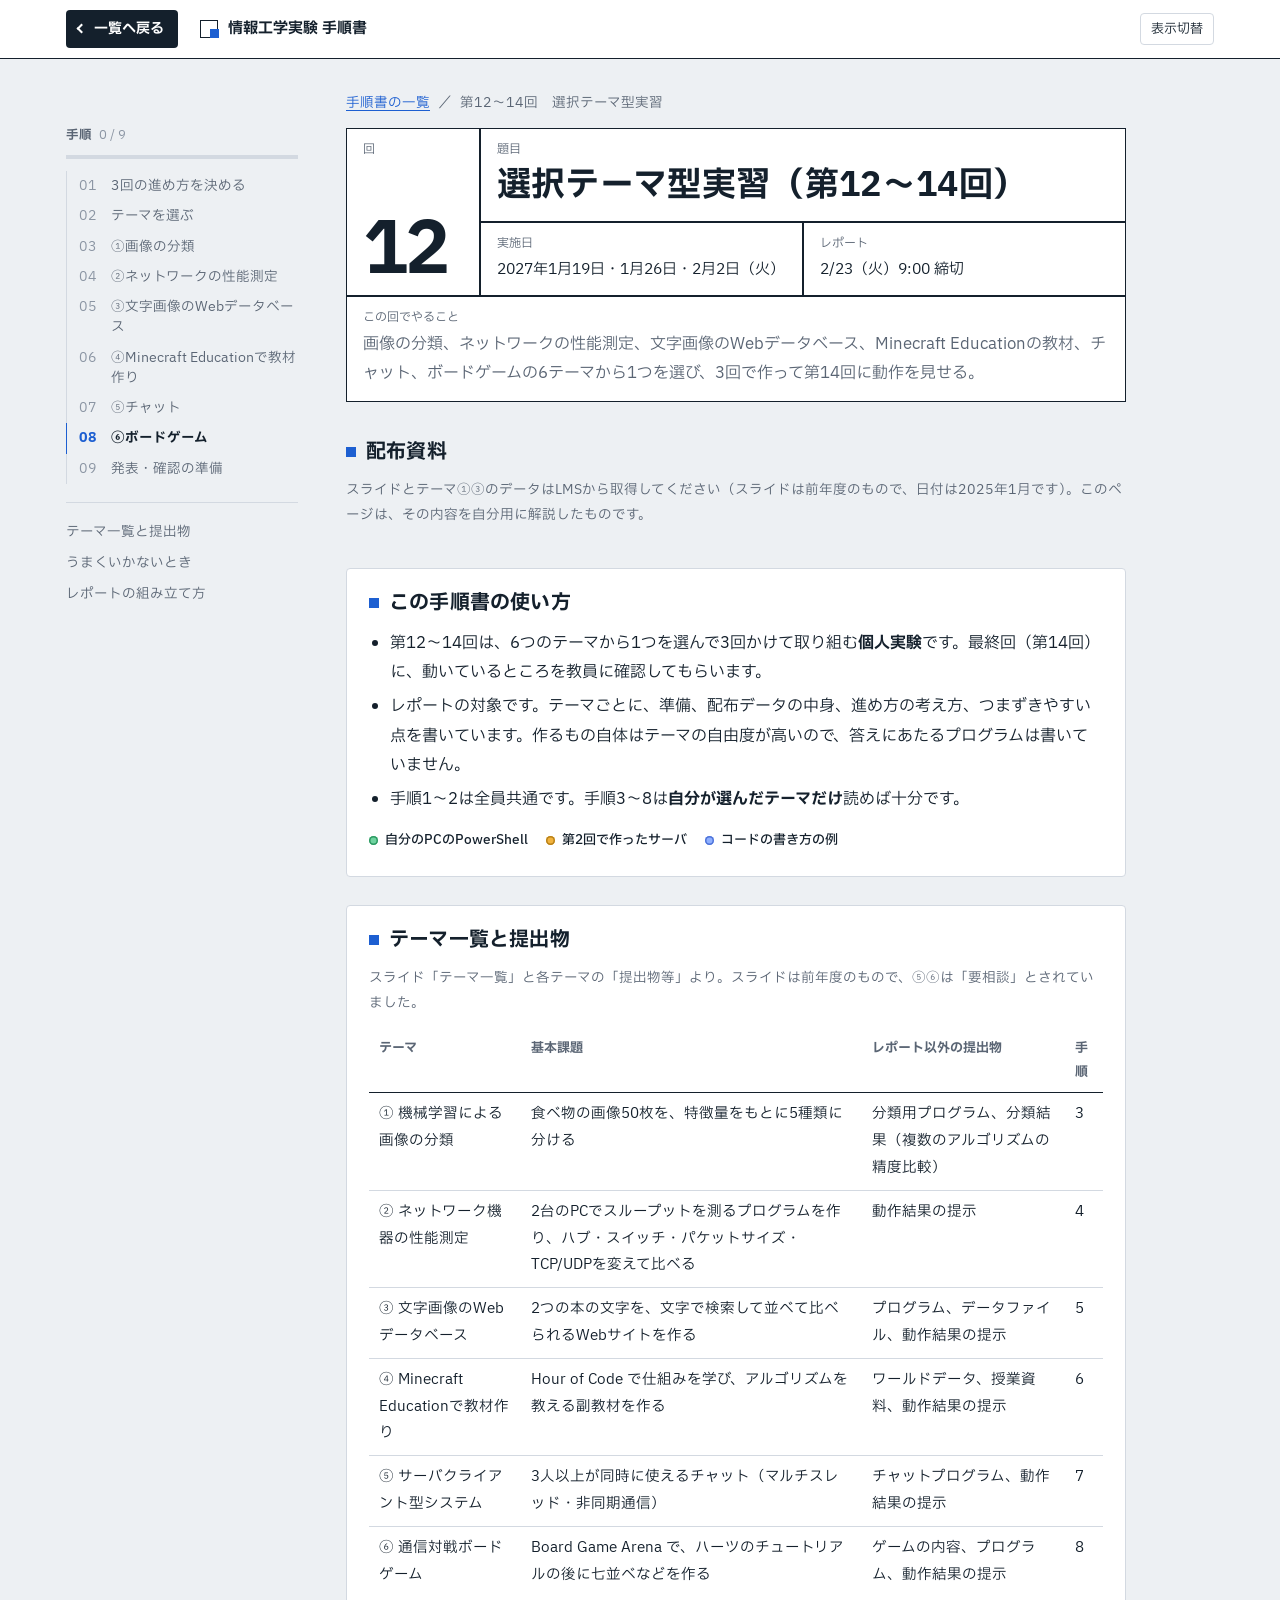
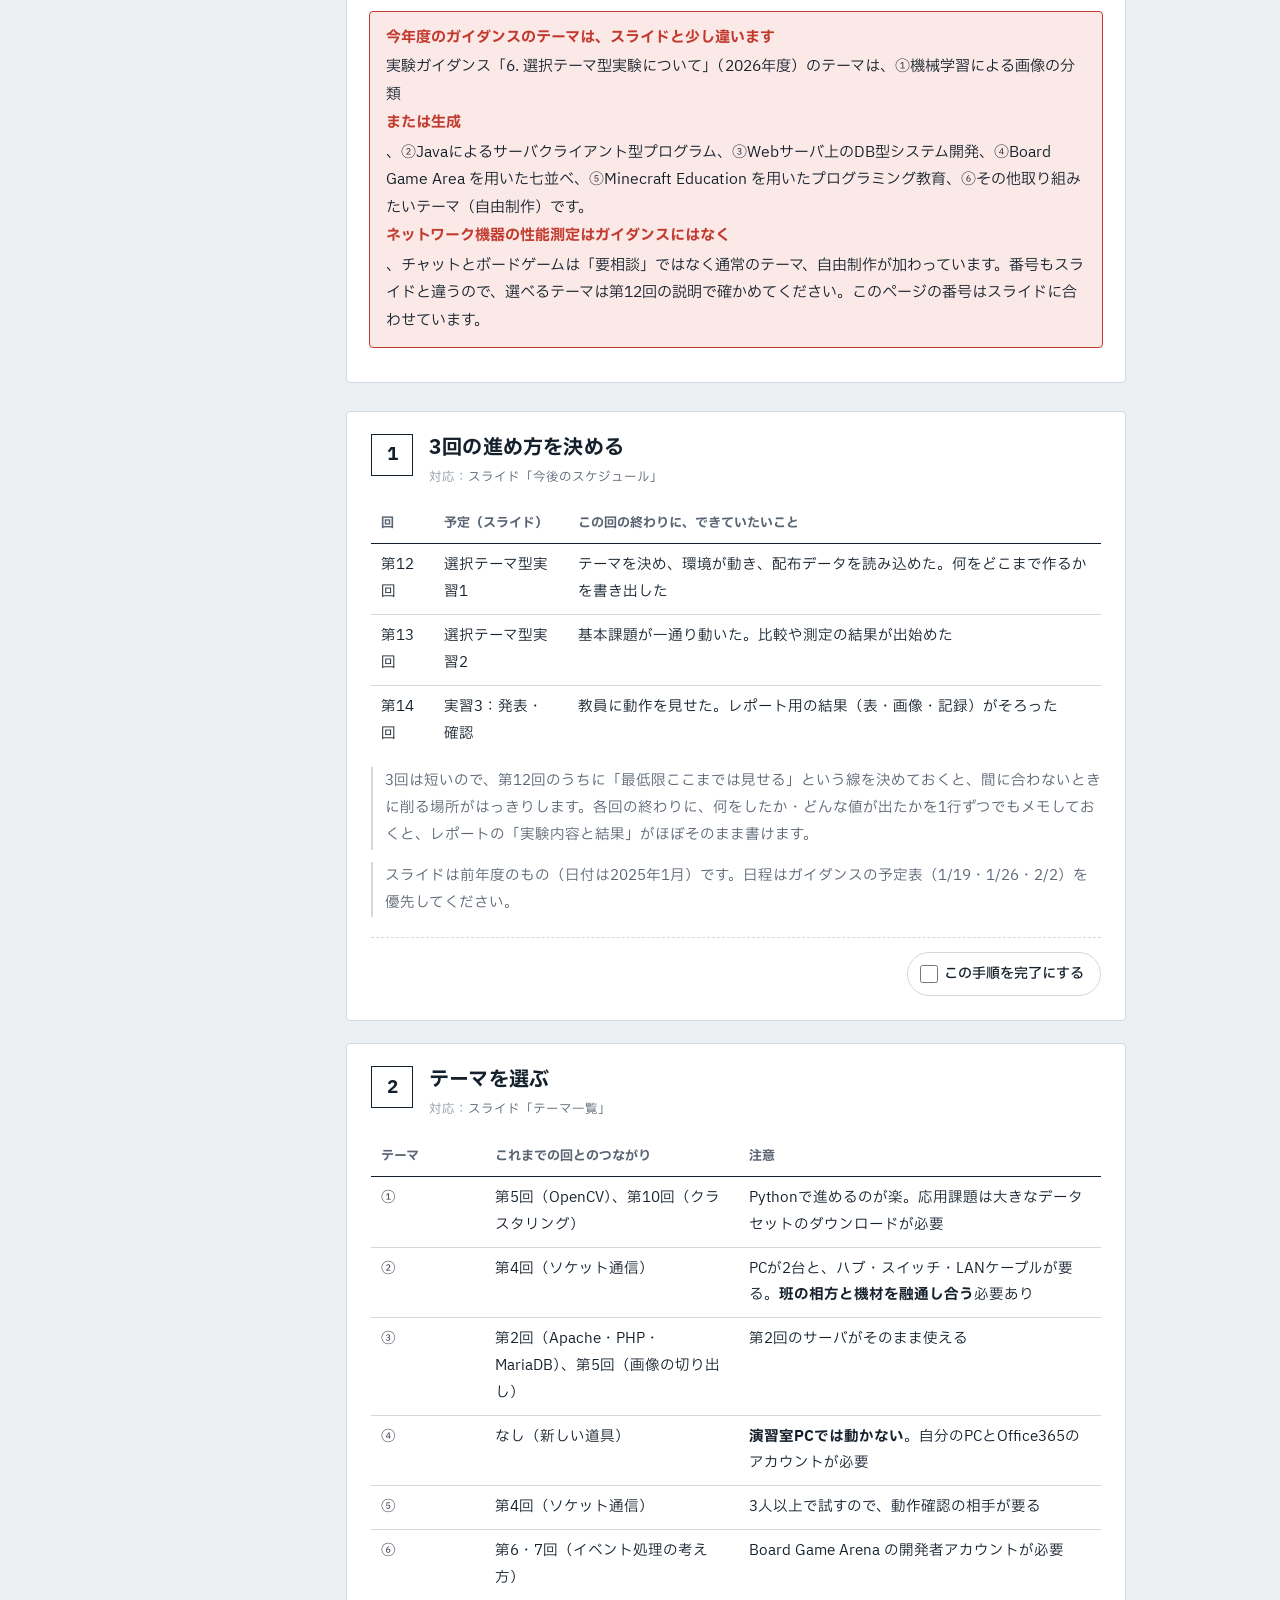
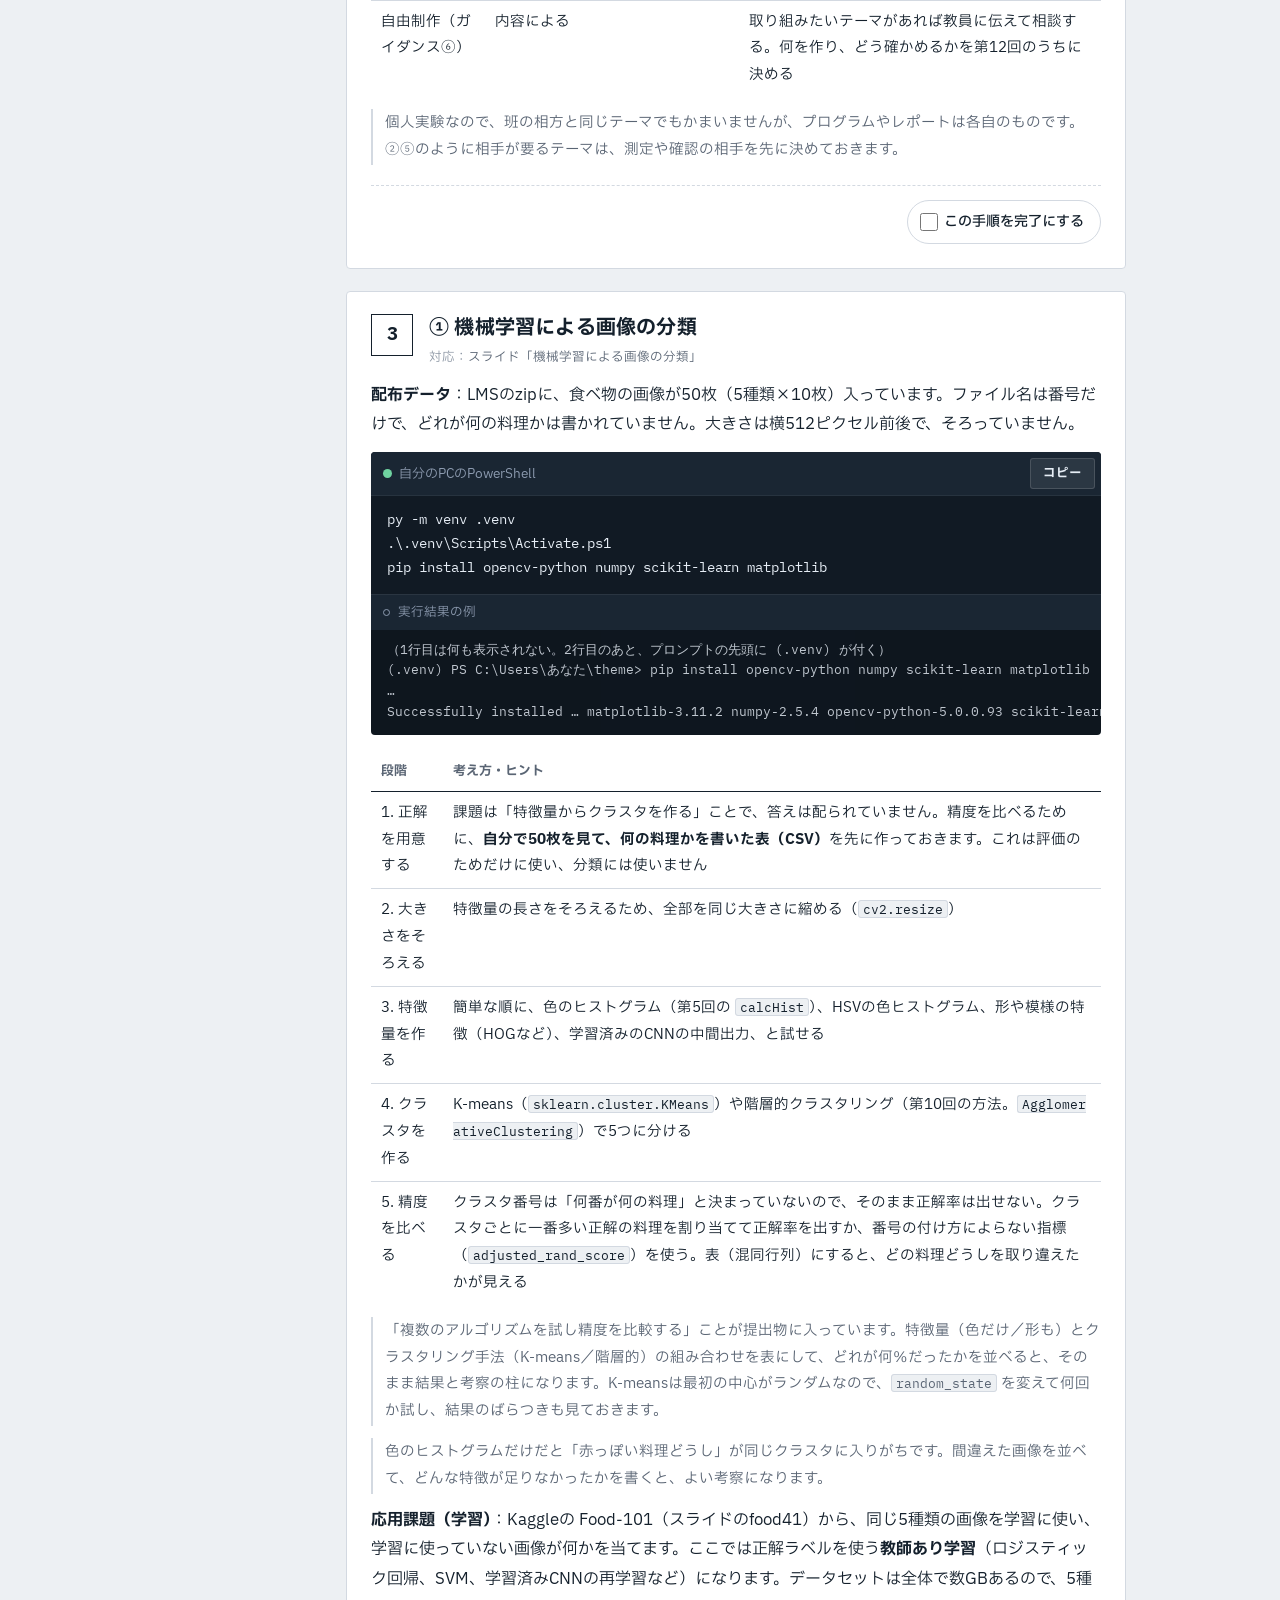
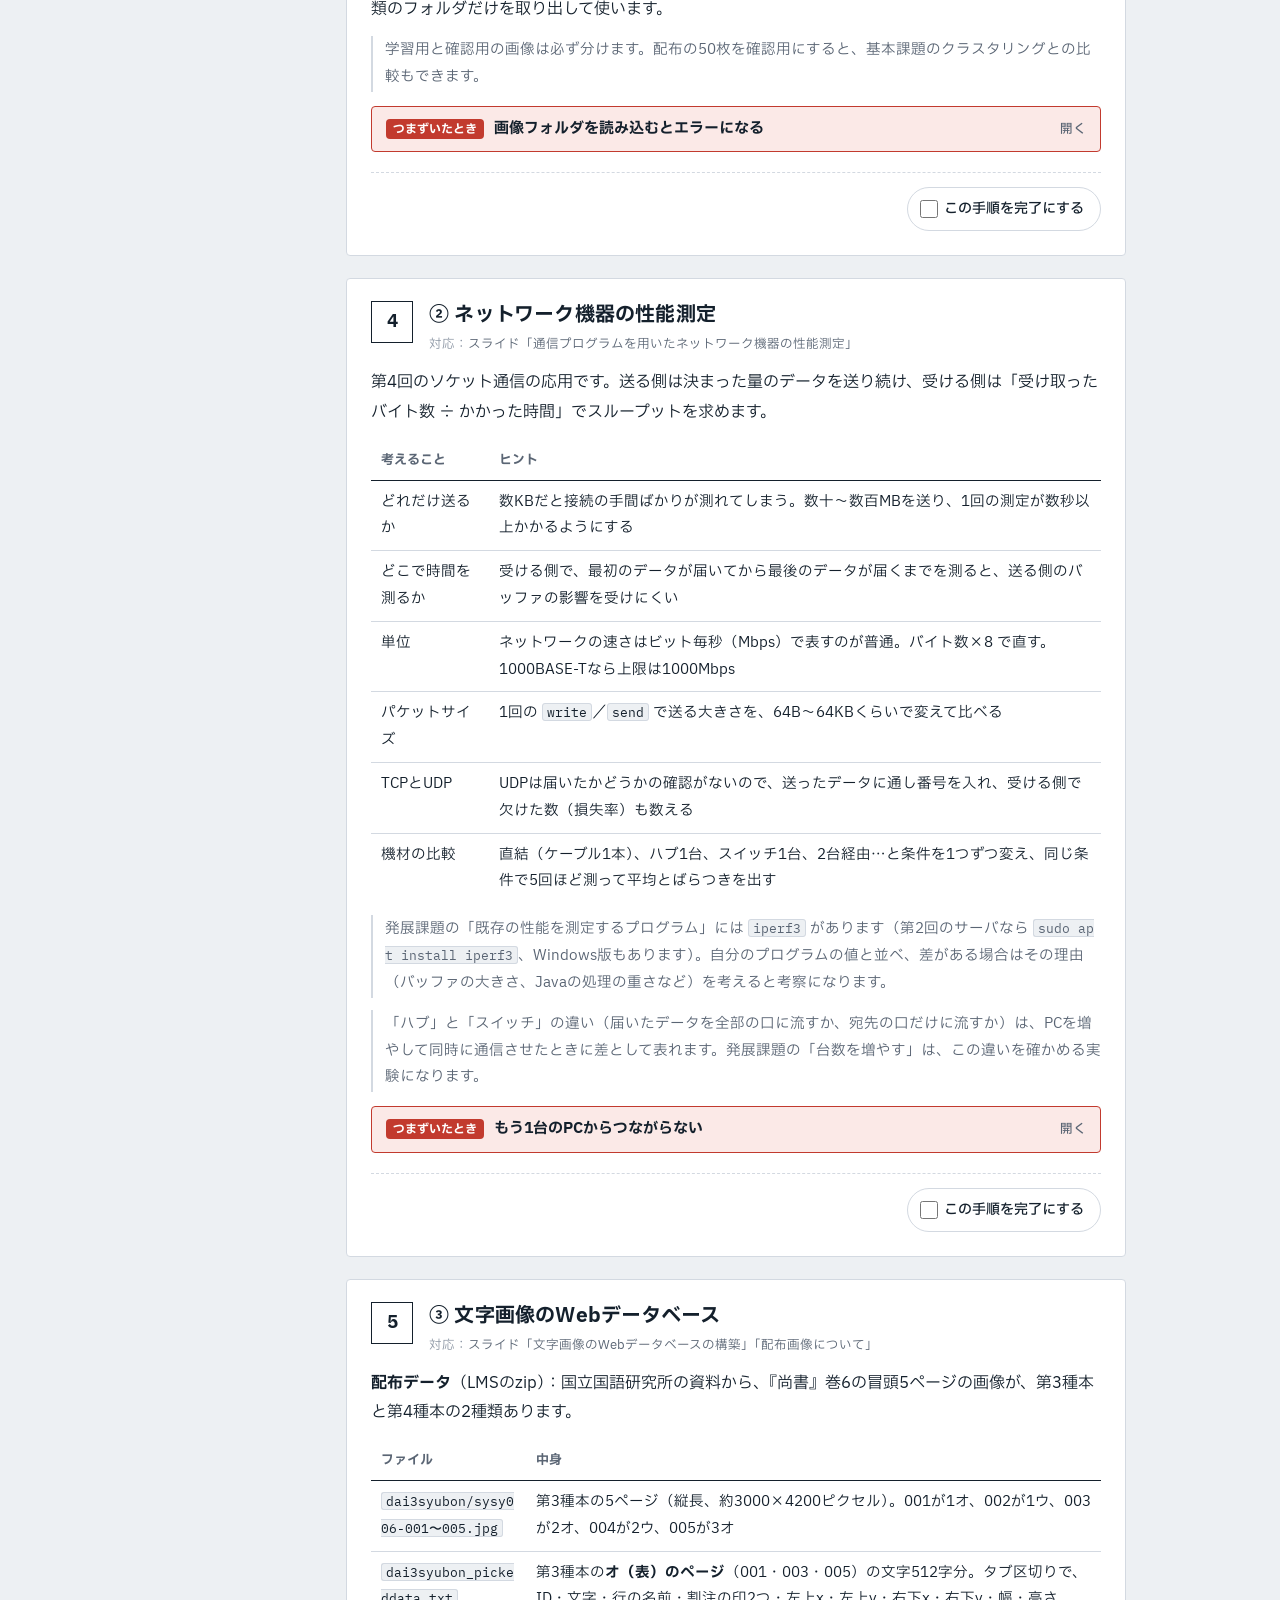
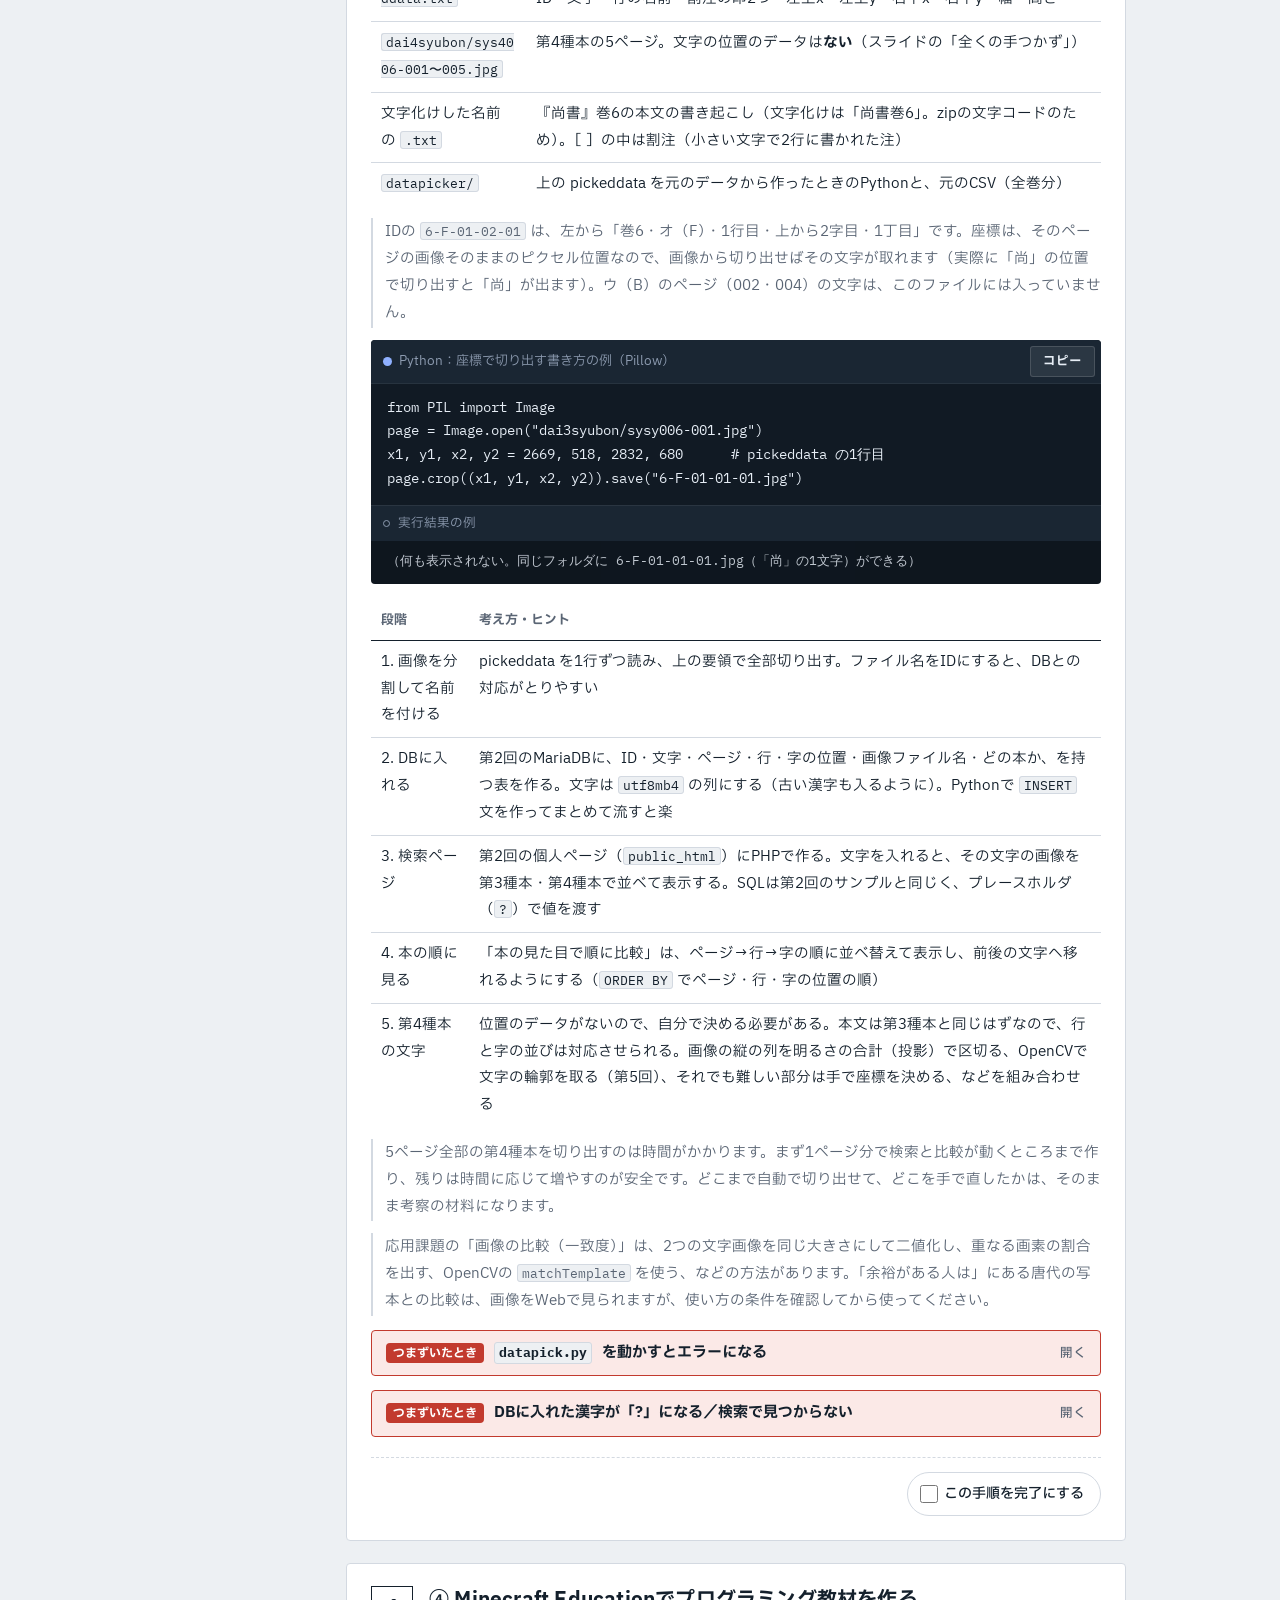
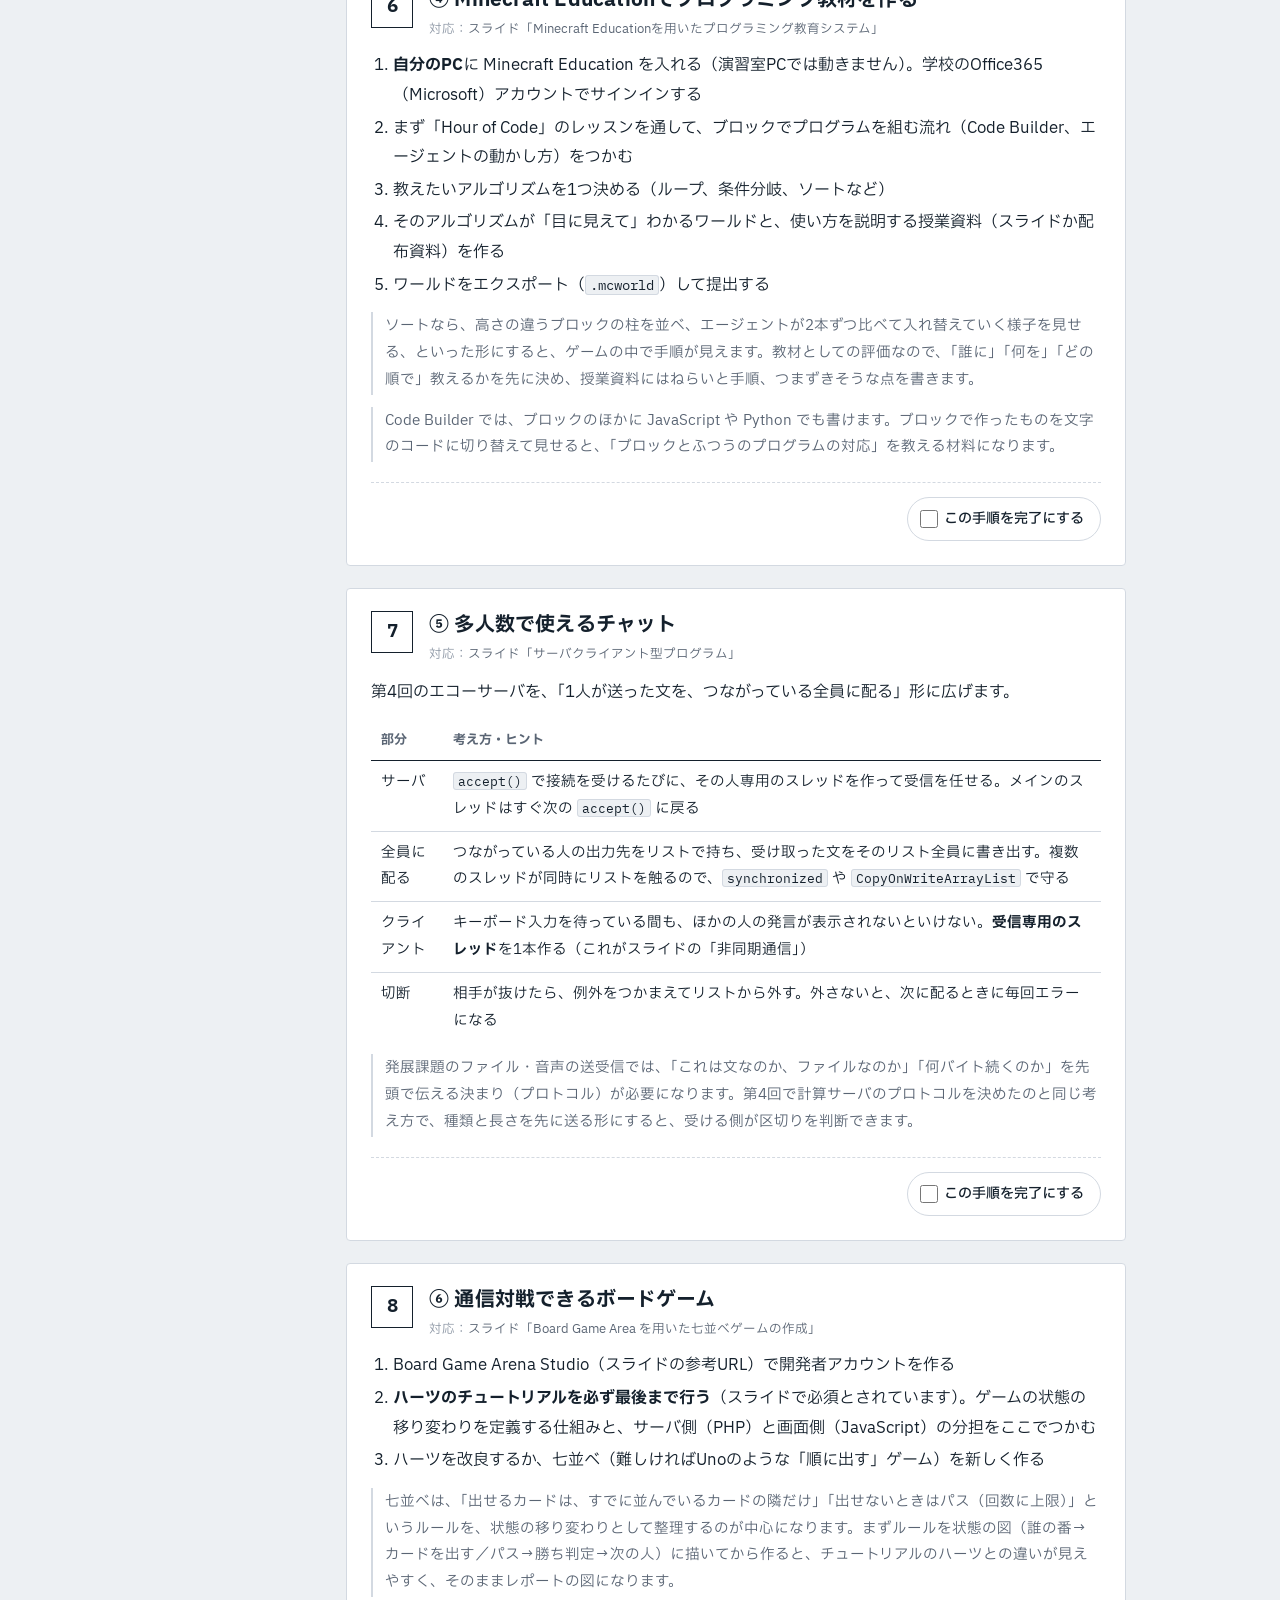
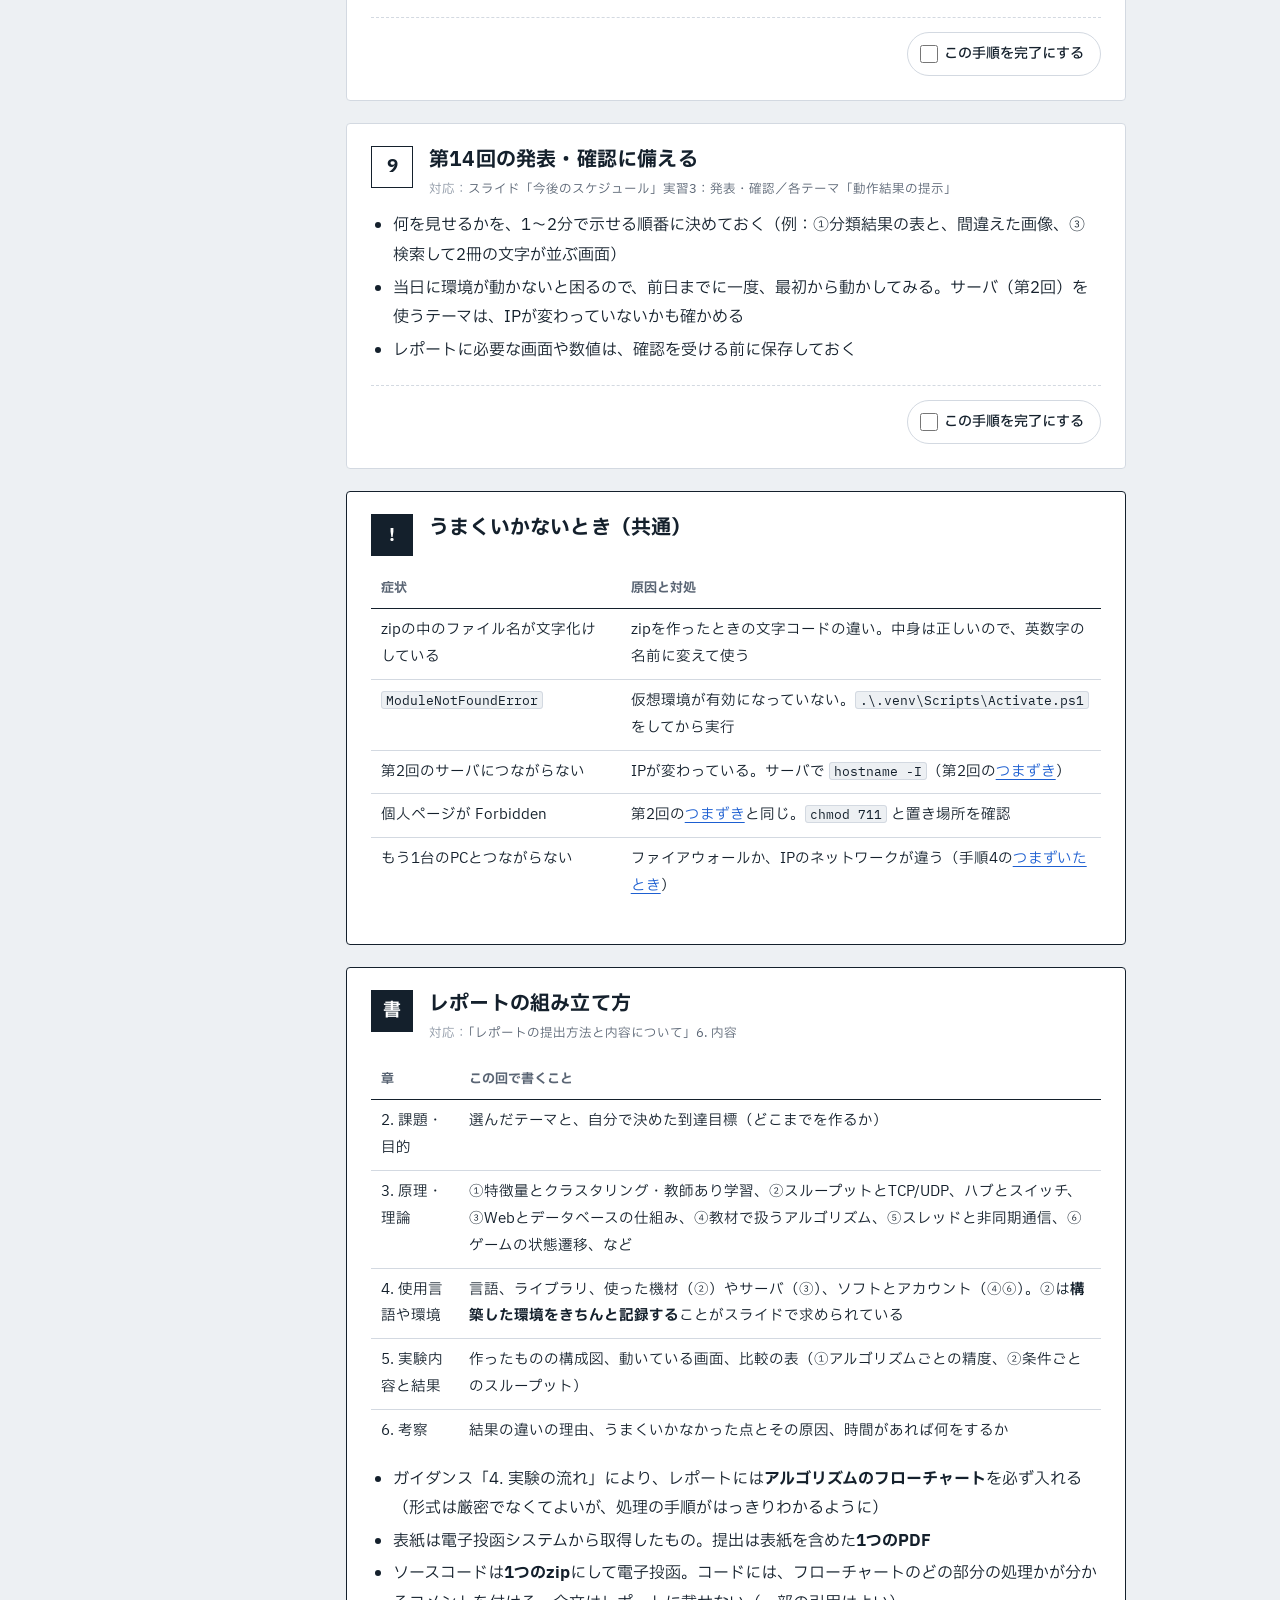
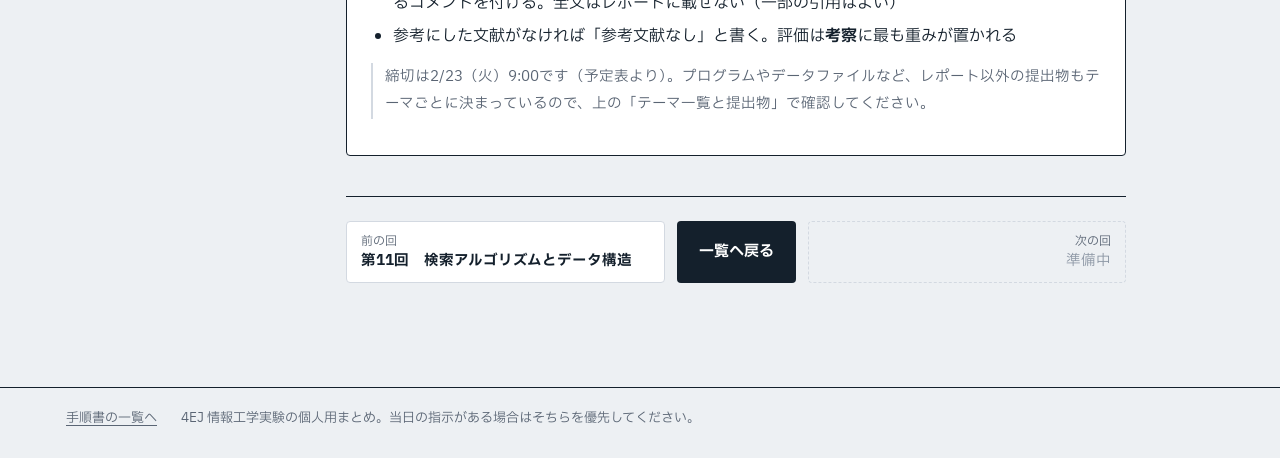
<file: lab12.html>
<!DOCTYPE html>
<html lang="ja">
<head>
<meta charset="utf-8">
<meta name="viewport" content="width=device-width, initial-scale=1, viewport-fit=cover">
<title>第12〜14回 選択テーマ型実習｜情報工学実験 手順書</title>
<meta name="description" content="6つのテーマから1つを選ぶ個人実験の、テーマごとの準備・配布データの中身・進め方のヒント。">
<meta name="theme-color" content="#14202C">
<link rel="preconnect" href="https://fonts.googleapis.com"><link rel="preconnect" href="https://fonts.gstatic.com" crossorigin>
<link href="https://fonts.googleapis.com/css2?family=IBM+Plex+Mono:wght@400;500&family=IBM+Plex+Sans+JP:wght@400;500;700&display=swap" rel="stylesheet">
<link rel="stylesheet" href="assets/style.css?v=20261117a">
</head>
<body data-lab="lab12" data-label-local="第2回で作ったサーバ" data-label-ssh="コードの書き方の例" data-label-win="自分のPCのPowerShell">
<a class="skip" href="#content">本文へ移動</a>
<header class="topbar"><div class="topbar-in">
  <a class="back" href="./">一覧へ戻る</a>
  <a class="brand brand-sub" href="./"><span class="brand-mark" aria-hidden="true"></span>情報工学実験 手順書</a>
  <div class="top-right">
    <button class="theme-btn" id="theme-btn" type="button">表示切替</button>
  </div>
</div></header>
<div class="layout">
  <aside class="rail" aria-label="手順の目次"><div class="rail-in">
    <p class="rail-title">手順 <span class="rail-prog" id="prog-text" aria-live="polite"></span></p>
    <div class="prog-track rail-track"><div class="prog-fill" id="prog-fill"></div></div>
    <ol id="toc"></ol>
    <ul class="rail-extra"><li><a href="#mission">テーマ一覧と提出物</a></li><li><a href="#trouble">うまくいかないとき</a></li><li><a href="#report">レポートの組み立て方</a></li></ul>
  </div></aside>
  <main id="content">
<nav class="crumb" aria-label="現在の位置"><a href="./">手順書の一覧</a><span aria-hidden="true">／</span><span>第12〜14回　選択テーマ型実習</span></nav>
<section class="tb" aria-label="この回の概要">
  <div class="tb-no"><span class="tb-k">回</span><span class="tb-num">12</span></div>
  <div class="tb-title"><span class="tb-k">題目</span><h1>選択テーマ型実習（第12〜14回）</h1></div>
  <div class="tb-date"><span class="tb-k">実施日</span>2027年1月19日・1月26日・2月2日（火）</div>
  <div class="tb-rep"><span class="tb-k">レポート</span>2/23（火）9:00 締切</div>
  <div class="tb-sum"><span class="tb-k">この回でやること</span>画像の分類、ネットワークの性能測定、文字画像のWebデータベース、Minecraft Educationの教材、チャット、ボードゲームの6テーマから1つを選び、3回で作って第14回に動作を見せる。</div>
</section>
<section class="files" id="files">
  <h2 class="sec">配布資料</h2>
  <p class="files-note">スライドとテーマ①③のデータはLMSから取得してください（スライドは前年度のもので、日付は2025年1月です）。このページは、その内容を自分用に解説したものです。</p>
</section>
<details class="toc-inline"><summary>手順の一覧</summary><ol id="toc-inline"></ol></details>

<section class="panel" id="intro">
  <h2 class="sec">この手順書の使い方</h2>
  <ul>
    <li>第12〜14回は、6つのテーマから1つを選んで3回かけて取り組む<strong>個人実験</strong>です。最終回（第14回）に、動いているところを教員に確認してもらいます。</li>
    <li>レポートの対象です。テーマごとに、準備、配布データの中身、進め方の考え方、つまずきやすい点を書いています。作るもの自体はテーマの自由度が高いので、答えにあたるプログラムは書いていません。</li>
    <li>手順1〜2は全員共通です。手順3〜8は<strong>自分が選んだテーマだけ</strong>読めば十分です。</li>
  </ul>
  <div class="legend">
    <span class="where w-win">自分のPCのPowerShell</span>
    <span class="where w-local">第2回で作ったサーバ</span>
    <span class="where w-ssh">コードの書き方の例</span>
  </div>
</section>

<section class="panel" id="mission">
  <h2 class="sec">テーマ一覧と提出物</h2>
  <p class="note">スライド「テーマ一覧」と各テーマの「提出物等」より。スライドは前年度のもので、⑤⑥は「要相談」とされていました。</p>
  <div class="tbl"><table>
    <thead><tr><th>テーマ</th><th>基本課題</th><th>レポート以外の提出物</th><th>手順</th></tr></thead>
    <tbody>
      <tr><td>① 機械学習による画像の分類</td><td>食べ物の画像50枚を、特徴量をもとに5種類に分ける</td><td>分類用プログラム、分類結果（複数のアルゴリズムの精度比較）</td><td>3</td></tr>
      <tr><td>② ネットワーク機器の性能測定</td><td>2台のPCでスループットを測るプログラムを作り、ハブ・スイッチ・パケットサイズ・TCP/UDPを変えて比べる</td><td>動作結果の提示</td><td>4</td></tr>
      <tr><td>③ 文字画像のWebデータベース</td><td>2つの本の文字を、文字で検索して並べて比べられるWebサイトを作る</td><td>プログラム、データファイル、動作結果の提示</td><td>5</td></tr>
      <tr><td>④ Minecraft Educationで教材作り</td><td>Hour of Code で仕組みを学び、アルゴリズムを教える副教材を作る</td><td>ワールドデータ、授業資料、動作結果の提示</td><td>6</td></tr>
      <tr><td>⑤ サーバクライアント型システム</td><td>3人以上が同時に使えるチャット（マルチスレッド・非同期通信）</td><td>チャットプログラム、動作結果の提示</td><td>7</td></tr>
      <tr><td>⑥ 通信対戦ボードゲーム</td><td>Board Game Arena で、ハーツのチュートリアルの後に七並べなどを作る</td><td>ゲームの内容、プログラム、動作結果の提示</td><td>8</td></tr>
    </tbody>
  </table></div>
  <div class="box warn"><strong>今年度のガイダンスのテーマは、スライドと少し違います</strong>実験ガイダンス「6. 選択テーマ型実験について」（2026年度）のテーマは、①機械学習による画像の分類<strong>または生成</strong>、②Javaによるサーバクライアント型プログラム、③Webサーバ上のDB型システム開発、④Board Game Area を用いた七並べ、⑤Minecraft Education を用いたプログラミング教育、⑥その他取り組みたいテーマ（自由制作）です。<strong>ネットワーク機器の性能測定はガイダンスにはなく</strong>、チャットとボードゲームは「要相談」ではなく通常のテーマ、自由制作が加わっています。番号もスライドと違うので、選べるテーマは第12回の説明で確かめてください。このページの番号はスライドに合わせています。</div>
</section>

<section class="step" id="s1" data-title="3回の進め方を決める">
  <div class="step-head"><div class="num">1</div><div><h2>3回の進め方を決める</h2><span class="slide">スライド「今後のスケジュール」</span></div><label class="done-toggle"><input type="checkbox"><span>完了</span></label></div>
  <div class="tbl"><table>
    <thead><tr><th>回</th><th>予定（スライド）</th><th>この回の終わりに、できていたいこと</th></tr></thead>
    <tbody>
      <tr><td>第12回</td><td>選択テーマ型実習1</td><td>テーマを決め、環境が動き、配布データを読み込めた。何をどこまで作るかを書き出した</td></tr>
      <tr><td>第13回</td><td>選択テーマ型実習2</td><td>基本課題が一通り動いた。比較や測定の結果が出始めた</td></tr>
      <tr><td>第14回</td><td>実習3：発表・確認</td><td>教員に動作を見せた。レポート用の結果（表・画像・記録）がそろった</td></tr>
    </tbody>
  </table></div>
  <p class="why">3回は短いので、第12回のうちに「最低限ここまでは見せる」という線を決めておくと、間に合わないときに削る場所がはっきりします。各回の終わりに、何をしたか・どんな値が出たかを1行ずつでもメモしておくと、レポートの「実験内容と結果」がほぼそのまま書けます。</p>
  <p class="why">スライドは前年度のもの（日付は2025年1月）です。日程はガイダンスの予定表（1/19・1/26・2/2）を優先してください。</p>
</section>

<section class="step" id="s2" data-title="テーマを選ぶ">
  <div class="step-head"><div class="num">2</div><div><h2>テーマを選ぶ</h2><span class="slide">スライド「テーマ一覧」</span></div><label class="done-toggle"><input type="checkbox"><span>完了</span></label></div>
  <div class="tbl"><table>
    <thead><tr><th>テーマ</th><th>これまでの回とのつながり</th><th>注意</th></tr></thead>
    <tbody>
      <tr><td>①</td><td>第5回（OpenCV）、第10回（クラスタリング）</td><td>Pythonで進めるのが楽。応用課題は大きなデータセットのダウンロードが必要</td></tr>
      <tr><td>②</td><td>第4回（ソケット通信）</td><td>PCが2台と、ハブ・スイッチ・LANケーブルが要る。<strong>班の相方と機材を融通し合う</strong>必要あり</td></tr>
      <tr><td>③</td><td>第2回（Apache・PHP・MariaDB）、第5回（画像の切り出し）</td><td>第2回のサーバがそのまま使える</td></tr>
      <tr><td>④</td><td>なし（新しい道具）</td><td><strong>演習室PCでは動かない</strong>。自分のPCとOffice365のアカウントが必要</td></tr>
      <tr><td>⑤</td><td>第4回（ソケット通信）</td><td>3人以上で試すので、動作確認の相手が要る</td></tr>
      <tr><td>⑥</td><td>第6・7回（イベント処理の考え方）</td><td>Board Game Arena の開発者アカウントが必要</td></tr>
      <tr><td>自由制作（ガイダンス⑥）</td><td>内容による</td><td>取り組みたいテーマがあれば教員に伝えて相談する。何を作り、どう確かめるかを第12回のうちに決める</td></tr>
    </tbody>
  </table></div>
  <p class="why">個人実験なので、班の相方と同じテーマでもかまいませんが、プログラムやレポートは各自のものです。②⑤のように相手が要るテーマは、測定や確認の相手を先に決めておきます。</p>
</section>

<section class="step" id="s3" data-title="①画像の分類">
  <div class="step-head"><div class="num">3</div><div><h2>① 機械学習による画像の分類</h2><span class="slide">スライド「機械学習による画像の分類」</span></div><label class="done-toggle"><input type="checkbox"><span>完了</span></label></div>
  <p><strong>配布データ</strong>：LMSのzipに、食べ物の画像が50枚（5種類×10枚）入っています。ファイル名は番号だけで、どれが何の料理かは書かれていません。大きさは横512ピクセル前後で、そろっていません。</p>
  <div class="code" data-where="win"><pre>py -m venv .venv
.\.venv\Scripts\Activate.ps1
pip install opencv-python numpy scikit-learn matplotlib</pre><pre class="out">（1行目は何も表示されない。2行目のあと、プロンプトの先頭に (.venv) が付く）
(.venv) PS C:\Users\あなた\theme&gt; pip install opencv-python numpy scikit-learn matplotlib
…
Successfully installed … matplotlib-3.11.2 numpy-2.5.4 opencv-python-5.0.0.93 scikit-learn-1.9.1 scipy-… threadpoolctl-…</pre></div>
  <div class="tbl"><table>
    <thead><tr><th>段階</th><th>考え方・ヒント</th></tr></thead>
    <tbody>
      <tr><td>1. 正解を用意する</td><td>課題は「特徴量からクラスタを作る」ことで、答えは配られていません。精度を比べるために、<strong>自分で50枚を見て、何の料理かを書いた表（CSV）</strong>を先に作っておきます。これは評価のためだけに使い、分類には使いません</td></tr>
      <tr><td>2. 大きさをそろえる</td><td>特徴量の長さをそろえるため、全部を同じ大きさに縮める（<code class="i">cv2.resize</code>）</td></tr>
      <tr><td>3. 特徴量を作る</td><td>簡単な順に、色のヒストグラム（第5回の <code class="i">calcHist</code>）、HSVの色ヒストグラム、形や模様の特徴（HOGなど）、学習済みのCNNの中間出力、と試せる</td></tr>
      <tr><td>4. クラスタを作る</td><td>K-means（<code class="i">sklearn.cluster.KMeans</code>）や階層的クラスタリング（第10回の方法。<code class="i">AgglomerativeClustering</code>）で5つに分ける</td></tr>
      <tr><td>5. 精度を比べる</td><td>クラスタ番号は「何番が何の料理」と決まっていないので、そのまま正解率は出せない。クラスタごとに一番多い正解の料理を割り当てて正解率を出すか、番号の付け方によらない指標（<code class="i">adjusted_rand_score</code>）を使う。表（混同行列）にすると、どの料理どうしを取り違えたかが見える</td></tr>
    </tbody>
  </table></div>
  <p class="why">「複数のアルゴリズムを試し精度を比較する」ことが提出物に入っています。特徴量（色だけ／形も）とクラスタリング手法（K-means／階層的）の組み合わせを表にして、どれが何％だったかを並べると、そのまま結果と考察の柱になります。K-meansは最初の中心がランダムなので、<code class="i">random_state</code> を変えて何回か試し、結果のばらつきも見ておきます。</p>
  <p class="why">色のヒストグラムだけだと「赤っぽい料理どうし」が同じクラスタに入りがちです。間違えた画像を並べて、どんな特徴が足りなかったかを書くと、よい考察になります。</p>
  <p><strong>応用課題（学習）</strong>：Kaggleの Food-101（スライドのfood41）から、同じ5種類の画像を学習に使い、学習に使っていない画像が何かを当てます。ここでは正解ラベルを使う<strong>教師あり学習</strong>（ロジスティック回帰、SVM、学習済みCNNの再学習など）になります。データセットは全体で数GBあるので、5種類のフォルダだけを取り出して使います。</p>
  <p class="why">学習用と確認用の画像は必ず分けます。配布の50枚を確認用にすると、基本課題のクラスタリングとの比較もできます。</p>
  <details class="pitfall" id="pf-t1">
    <summary><span class="pf-tag">つまずいたとき</span>画像フォルダを読み込むとエラーになる</summary>
    <p>配布のフォルダには、画像のほかに <code class="i">desktop.ini</code>（Windowsの設定ファイル）が入っています。フォルダの中身を全部読もうとすると、ここで <code class="i">imread</code> が <code class="i">None</code> を返します。拡張子が <code class="i">.jpg</code> のものだけを読むようにします。</p>
  </details>
</section>

<section class="step" id="s4" data-title="②ネットワークの性能測定">
  <div class="step-head"><div class="num">4</div><div><h2>② ネットワーク機器の性能測定</h2><span class="slide">スライド「通信プログラムを用いたネットワーク機器の性能測定」</span></div><label class="done-toggle"><input type="checkbox"><span>完了</span></label></div>
  <p>第4回のソケット通信の応用です。送る側は決まった量のデータを送り続け、受ける側は「受け取ったバイト数 ÷ かかった時間」でスループットを求めます。</p>
  <div class="tbl"><table>
    <thead><tr><th>考えること</th><th>ヒント</th></tr></thead>
    <tbody>
      <tr><td>どれだけ送るか</td><td>数KBだと接続の手間ばかりが測れてしまう。数十〜数百MBを送り、1回の測定が数秒以上かかるようにする</td></tr>
      <tr><td>どこで時間を測るか</td><td>受ける側で、最初のデータが届いてから最後のデータが届くまでを測ると、送る側のバッファの影響を受けにくい</td></tr>
      <tr><td>単位</td><td>ネットワークの速さはビット毎秒（Mbps）で表すのが普通。バイト数×8 で直す。1000BASE-Tなら上限は1000Mbps</td></tr>
      <tr><td>パケットサイズ</td><td>1回の <code class="i">write</code>／<code class="i">send</code> で送る大きさを、64B〜64KBくらいで変えて比べる</td></tr>
      <tr><td>TCPとUDP</td><td>UDPは届いたかどうかの確認がないので、送ったデータに通し番号を入れ、受ける側で欠けた数（損失率）も数える</td></tr>
      <tr><td>機材の比較</td><td>直結（ケーブル1本）、ハブ1台、スイッチ1台、2台経由…と条件を1つずつ変え、同じ条件で5回ほど測って平均とばらつきを出す</td></tr>
    </tbody>
  </table></div>
  <p class="why">発展課題の「既存の性能を測定するプログラム」には <code class="i">iperf3</code> があります（第2回のサーバなら <code class="i">sudo apt install iperf3</code>、Windows版もあります）。自分のプログラムの値と並べ、差がある場合はその理由（バッファの大きさ、Javaの処理の重さなど）を考えると考察になります。</p>
  <p class="why">「ハブ」と「スイッチ」の違い（届いたデータを全部の口に流すか、宛先の口だけに流すか）は、PCを増やして同時に通信させたときに差として表れます。発展課題の「台数を増やす」は、この違いを確かめる実験になります。</p>
  <details class="pitfall" id="pf-t2">
    <summary><span class="pf-tag">つまずいたとき</span>もう1台のPCからつながらない</summary>
    <p>Windowsのファイアウォールが、待ち受けているポートへの接続を止めています。初回に出る「アクセスを許可しますか」の画面で「プライベート」を許可するか、測定のあいだだけ許可の設定を追加します。2台のIPが同じネットワーク（例：192.168.1.x どうし）になっているかも、<code class="i">ipconfig</code> で確かめます。Wi‑Fiが有効だとそちらを通ることがあるので、測定中はWi‑Fiを切っておきます。</p>
  </details>
</section>

<section class="step" id="s5" data-title="③文字画像のWebデータベース">
  <div class="step-head"><div class="num">5</div><div><h2>③ 文字画像のWebデータベース</h2><span class="slide">スライド「文字画像のWebデータベースの構築」「配布画像について」</span></div><label class="done-toggle"><input type="checkbox"><span>完了</span></label></div>
  <p><strong>配布データ</strong>（LMSのzip）：国立国語研究所の資料から、『尚書』巻6の冒頭5ページの画像が、第3種本と第4種本の2種類あります。</p>
  <div class="tbl"><table>
    <thead><tr><th>ファイル</th><th>中身</th></tr></thead>
    <tbody>
      <tr><td><code class="i">dai3syubon/sysy006-001〜005.jpg</code></td><td>第3種本の5ページ（縦長、約3000×4200ピクセル）。001が1オ、002が1ウ、003が2オ、004が2ウ、005が3オ</td></tr>
      <tr><td><code class="i">dai3syubon_pickeddata.txt</code></td><td>第3種本の<strong>オ（表）のページ</strong>（001・003・005）の文字512字分。タブ区切りで、ID・文字・行の名前・割注の印2つ・左上x・左上y・右下x・右下y・幅・高さ</td></tr>
      <tr><td><code class="i">dai4syubon/sys4006-001〜005.jpg</code></td><td>第4種本の5ページ。文字の位置のデータは<strong>ない</strong>（スライドの「全くの手つかず」）</td></tr>
      <tr><td>文字化けした名前の <code class="i">.txt</code></td><td>『尚書』巻6の本文の書き起こし（文字化けは「尚書巻6」。zipの文字コードのため）。［ ］の中は割注（小さい文字で2行に書かれた注）</td></tr>
      <tr><td><code class="i">datapicker/</code></td><td>上の pickeddata を元のデータから作ったときのPythonと、元のCSV（全巻分）</td></tr>
    </tbody>
  </table></div>
  <p class="why">IDの <code class="i">6-F-01-02-01</code> は、左から「巻6・オ（F）・1行目・上から2字目・1丁目」です。座標は、そのページの画像そのままのピクセル位置なので、画像から切り出せばその文字が取れます（実際に「尚」の位置で切り出すと「尚」が出ます）。ウ（B）のページ（002・004）の文字は、このファイルには入っていません。</p>
  <div class="code" data-where="ssh" data-label="Python：座標で切り出す書き方の例（Pillow）"><pre>from PIL import Image
page = Image.open("dai3syubon/sysy006-001.jpg")
x1, y1, x2, y2 = 2669, 518, 2832, 680      # pickeddata の1行目
page.crop((x1, y1, x2, y2)).save("6-F-01-01-01.jpg")</pre><pre class="out">（何も表示されない。同じフォルダに 6-F-01-01-01.jpg（「尚」の1文字）ができる）</pre></div>
  <div class="tbl"><table>
    <thead><tr><th>段階</th><th>考え方・ヒント</th></tr></thead>
    <tbody>
      <tr><td>1. 画像を分割して名前を付ける</td><td>pickeddata を1行ずつ読み、上の要領で全部切り出す。ファイル名をIDにすると、DBとの対応がとりやすい</td></tr>
      <tr><td>2. DBに入れる</td><td>第2回のMariaDBに、ID・文字・ページ・行・字の位置・画像ファイル名・どの本か、を持つ表を作る。文字は <code class="i">utf8mb4</code> の列にする（古い漢字も入るように）。Pythonで <code class="i">INSERT</code> 文を作ってまとめて流すと楽</td></tr>
      <tr><td>3. 検索ページ</td><td>第2回の個人ページ（<code class="i">public_html</code>）にPHPで作る。文字を入れると、その文字の画像を第3種本・第4種本で並べて表示する。SQLは第2回のサンプルと同じく、プレースホルダ（<code class="i">?</code>）で値を渡す</td></tr>
      <tr><td>4. 本の順に見る</td><td>「本の見た目で順に比較」は、ページ→行→字の順に並べ替えて表示し、前後の文字へ移れるようにする（<code class="i">ORDER BY</code> でページ・行・字の位置の順）</td></tr>
      <tr><td>5. 第4種本の文字</td><td>位置のデータがないので、自分で決める必要がある。本文は第3種本と同じはずなので、行と字の並びは対応させられる。画像の縦の列を明るさの合計（投影）で区切る、OpenCVで文字の輪郭を取る（第5回）、それでも難しい部分は手で座標を決める、などを組み合わせる</td></tr>
    </tbody>
  </table></div>
  <p class="why">5ページ全部の第4種本を切り出すのは時間がかかります。まず1ページ分で検索と比較が動くところまで作り、残りは時間に応じて増やすのが安全です。どこまで自動で切り出せて、どこを手で直したかは、そのまま考察の材料になります。</p>
  <p class="why">応用課題の「画像の比較（一致度）」は、2つの文字画像を同じ大きさにして二値化し、重なる画素の割合を出す、OpenCVの <code class="i">matchTemplate</code> を使う、などの方法があります。「余裕がある人は」にある唐代の写本との比較は、画像をWebで見られますが、使い方の条件を確認してから使ってください。</p>
  <details class="pitfall" id="pf-t3a">
    <summary><span class="pf-tag">つまずいたとき</span><code class="i">datapick.py</code> を動かすとエラーになる</summary>
    <p><code class="i">datapick.py</code> は、同じフォルダの <code class="i">charac.csv</code> と <code class="i">char_url.csv</code> を読みます。<code class="i">datapicker</code> フォルダに移動してから <code class="i">python datapick.py</code> で実行します。出力は <code class="i">pickeddata.txt</code> です（配布の <code class="i">dai3syubon_pickeddata.txt</code> と同じもの）。</p>
    <p class="why">ファイルの中の <code class="i">ItemID</code> クラスの <code class="i">__repr__</code> は、存在しない変数 <code class="i">midstring</code> を使っているので、<code class="i">print(elem)</code> のコメントを外すと <code class="i">AttributeError</code> になります。中身を表示したいときは、<code class="i">__init__</code> で <code class="i">self.idstring = raw</code> と覚えさせ、<code class="i">__repr__</code> でそれを使うように直します。ほかの巻やページを取り出したいときは、<code class="i">if elem.maki == 6 and elem.fb == "F" …</code> の条件を書き換えます。</p>
  </details>
  <details class="pitfall" id="pf-t3b">
    <summary><span class="pf-tag">つまずいたとき</span>DBに入れた漢字が「?」になる／検索で見つからない</summary>
    <p>表や列の文字コードが <code class="i">utf8mb4</code> になっていないと、一部の漢字が「?」で保存されます。表を作るときに <code class="i">DEFAULT CHARSET=utf8mb4</code> を付け、PHPの接続（PDOのDSN）にも <code class="i">charset=utf8mb4</code> を入れます。本文の <code class="i">.txt</code> は先頭にBOM（見えない印）が付いているので、Pythonでは <code class="i">encoding="utf-8-sig"</code> で読むと、1文字目が余計な文字になりません。</p>
  </details>
</section>

<section class="step" id="s6" data-title="④Minecraft Educationで教材作り">
  <div class="step-head"><div class="num">6</div><div><h2>④ Minecraft Educationでプログラミング教材を作る</h2><span class="slide">スライド「Minecraft Educationを用いたプログラミング教育システム」</span></div><label class="done-toggle"><input type="checkbox"><span>完了</span></label></div>
  <ol>
    <li><strong>自分のPC</strong>に Minecraft Education を入れる（演習室PCでは動きません）。学校のOffice365（Microsoft）アカウントでサインインする</li>
    <li>まず「Hour of Code」のレッスンを通して、ブロックでプログラムを組む流れ（Code Builder、エージェントの動かし方）をつかむ</li>
    <li>教えたいアルゴリズムを1つ決める（ループ、条件分岐、ソートなど）</li>
    <li>そのアルゴリズムが「目に見えて」わかるワールドと、使い方を説明する授業資料（スライドか配布資料）を作る</li>
    <li>ワールドをエクスポート（<code class="i">.mcworld</code>）して提出する</li>
  </ol>
  <p class="why">ソートなら、高さの違うブロックの柱を並べ、エージェントが2本ずつ比べて入れ替えていく様子を見せる、といった形にすると、ゲームの中で手順が見えます。教材としての評価なので、「誰に」「何を」「どの順で」教えるかを先に決め、授業資料にはねらいと手順、つまずきそうな点を書きます。</p>
  <p class="why">Code Builder では、ブロックのほかに JavaScript や Python でも書けます。ブロックで作ったものを文字のコードに切り替えて見せると、「ブロックとふつうのプログラムの対応」を教える材料になります。</p>
</section>

<section class="step" id="s7" data-title="⑤チャット">
  <div class="step-head"><div class="num">7</div><div><h2>⑤ 多人数で使えるチャット</h2><span class="slide">スライド「サーバクライアント型プログラム」</span></div><label class="done-toggle"><input type="checkbox"><span>完了</span></label></div>
  <p>第4回のエコーサーバを、「1人が送った文を、つながっている全員に配る」形に広げます。</p>
  <div class="tbl"><table>
    <thead><tr><th>部分</th><th>考え方・ヒント</th></tr></thead>
    <tbody>
      <tr><td>サーバ</td><td><code class="i">accept()</code> で接続を受けるたびに、その人専用のスレッドを作って受信を任せる。メインのスレッドはすぐ次の <code class="i">accept()</code> に戻る</td></tr>
      <tr><td>全員に配る</td><td>つながっている人の出力先をリストで持ち、受け取った文をそのリスト全員に書き出す。複数のスレッドが同時にリストを触るので、<code class="i">synchronized</code> や <code class="i">CopyOnWriteArrayList</code> で守る</td></tr>
      <tr><td>クライアント</td><td>キーボード入力を待っている間も、ほかの人の発言が表示されないといけない。<strong>受信専用のスレッド</strong>を1本作る（これがスライドの「非同期通信」）</td></tr>
      <tr><td>切断</td><td>相手が抜けたら、例外をつかまえてリストから外す。外さないと、次に配るときに毎回エラーになる</td></tr>
    </tbody>
  </table></div>
  <p class="why">発展課題のファイル・音声の送受信では、「これは文なのか、ファイルなのか」「何バイト続くのか」を先頭で伝える決まり（プロトコル）が必要になります。第4回で計算サーバのプロトコルを決めたのと同じ考え方で、種類と長さを先に送る形にすると、受ける側が区切りを判断できます。</p>
</section>

<section class="step" id="s8" data-title="⑥ボードゲーム">
  <div class="step-head"><div class="num">8</div><div><h2>⑥ 通信対戦できるボードゲーム</h2><span class="slide">スライド「Board Game Area を用いた七並べゲームの作成」</span></div><label class="done-toggle"><input type="checkbox"><span>完了</span></label></div>
  <ol>
    <li>Board Game Arena Studio（スライドの参考URL）で開発者アカウントを作る</li>
    <li><strong>ハーツのチュートリアルを必ず最後まで行う</strong>（スライドで必須とされています）。ゲームの状態の移り変わりを定義する仕組みと、サーバ側（PHP）と画面側（JavaScript）の分担をここでつかむ</li>
    <li>ハーツを改良するか、七並べ（難しければUnoのような「順に出す」ゲーム）を新しく作る</li>
  </ol>
  <p class="why">七並べは、「出せるカードは、すでに並んでいるカードの隣だけ」「出せないときはパス（回数に上限）」というルールを、状態の移り変わりとして整理するのが中心になります。まずルールを状態の図（誰の番→カードを出す／パス→勝ち判定→次の人）に描いてから作ると、チュートリアルのハーツとの違いが見えやすく、そのままレポートの図になります。</p>
</section>

<section class="step" id="s9" data-title="発表・確認の準備">
  <div class="step-head"><div class="num">9</div><div><h2>第14回の発表・確認に備える</h2><span class="slide">スライド「今後のスケジュール」実習3：発表・確認／各テーマ「動作結果の提示」</span></div><label class="done-toggle"><input type="checkbox"><span>完了</span></label></div>
  <ul>
    <li>何を見せるかを、1〜2分で示せる順番に決めておく（例：①分類結果の表と、間違えた画像、③検索して2冊の文字が並ぶ画面）</li>
    <li>当日に環境が動かないと困るので、前日までに一度、最初から動かしてみる。サーバ（第2回）を使うテーマは、IPが変わっていないかも確かめる</li>
    <li>レポートに必要な画面や数値は、確認を受ける前に保存しておく</li>
  </ul>
</section>

<section class="step special" id="trouble" data-notoc>
  <div class="step-head"><div class="num">!</div><div><h2>うまくいかないとき（共通）</h2></div></div>
  <div class="tbl"><table>
    <thead><tr><th>症状</th><th>原因と対処</th></tr></thead>
    <tbody>
      <tr><td>zipの中のファイル名が文字化けしている</td><td>zipを作ったときの文字コードの違い。中身は正しいので、英数字の名前に変えて使う</td></tr>
      <tr><td><code class="i">ModuleNotFoundError</code></td><td>仮想環境が有効になっていない。<code class="i">.\.venv\Scripts\Activate.ps1</code> をしてから実行</td></tr>
      <tr><td>第2回のサーバにつながらない</td><td>IPが変わっている。サーバで <code class="i">hostname -I</code>（第2回の<a href="lab2.html#pf-3">つまずき</a>）</td></tr>
      <tr><td>個人ページが Forbidden</td><td>第2回の<a href="lab2.html#pf-9">つまずき</a>と同じ。<code class="i">chmod 711</code> と置き場所を確認</td></tr>
      <tr><td>もう1台のPCとつながらない</td><td>ファイアウォールか、IPのネットワークが違う（手順4の<a href="#pf-t2">つまずいたとき</a>）</td></tr>
    </tbody>
  </table></div>
</section>

<section class="step special" id="report" data-notoc>
  <div class="step-head"><div class="num">書</div><div><h2>レポートの組み立て方</h2><span class="slide">「レポートの提出方法と内容について」6. 内容</span></div></div>
  <div class="tbl"><table>
    <thead><tr><th>章</th><th>この回で書くこと</th></tr></thead>
    <tbody>
      <tr><td>2. 課題・目的</td><td>選んだテーマと、自分で決めた到達目標（どこまでを作るか）</td></tr>
      <tr><td>3. 原理・理論</td><td>①特徴量とクラスタリング・教師あり学習、②スループットとTCP/UDP、ハブとスイッチ、③Webとデータベースの仕組み、④教材で扱うアルゴリズム、⑤スレッドと非同期通信、⑥ゲームの状態遷移、など</td></tr>
      <tr><td>4. 使用言語や環境</td><td>言語、ライブラリ、使った機材（②）やサーバ（③）、ソフトとアカウント（④⑥）。②は<strong>構築した環境をきちんと記録する</strong>ことがスライドで求められている</td></tr>
      <tr><td>5. 実験内容と結果</td><td>作ったものの構成図、動いている画面、比較の表（①アルゴリズムごとの精度、②条件ごとのスループット）</td></tr>
      <tr><td>6. 考察</td><td>結果の違いの理由、うまくいかなかった点とその原因、時間があれば何をするか</td></tr>
    </tbody>
  </table></div>
  <ul>
    <li>ガイダンス「4. 実験の流れ」により、レポートには<strong>アルゴリズムのフローチャート</strong>を必ず入れる（形式は厳密でなくてよいが、処理の手順がはっきりわかるように）</li>
    <li>表紙は電子投函システムから取得したもの。提出は表紙を含めた<strong>1つのPDF</strong></li>
    <li>ソースコードは<strong>1つのzip</strong>にして電子投函。コードには、フローチャートのどの部分の処理かが分かるコメントを付ける。全文はレポートに載せない（一部の引用はよい）</li>
    <li>参考にした文献がなければ「参考文献なし」と書く。評価は<strong>考察</strong>に最も重みが置かれる</li>
  </ul>
  <p class="why">締切は2/23（火）9:00です（予定表より）。プログラムやデータファイルなど、レポート以外の提出物もテーマごとに決まっているので、上の「テーマ一覧と提出物」で確認してください。</p>
</section>

<nav class="pager" aria-label="ほかの回へ">
  <a class="pager-item" href="lab11.html"><span class="pager-k">前の回</span>第11回　検索アルゴリズムとデータ構造</a>
  <a class="pager-home" href="./">一覧へ戻る</a>
  <span class="pager-item empty"><span class="pager-k">次の回</span>準備中</span>
</nav>
  </main>
</div>
<footer class="site-foot"><div class="site-foot-in"><a href="./">手順書の一覧へ</a><span>4EJ 情報工学実験の個人用まとめ。当日の指示がある場合はそちらを優先してください。</span></div></footer>
<script src="assets/app.js?v=20261117a"></script>
</body>
</html>
</file>
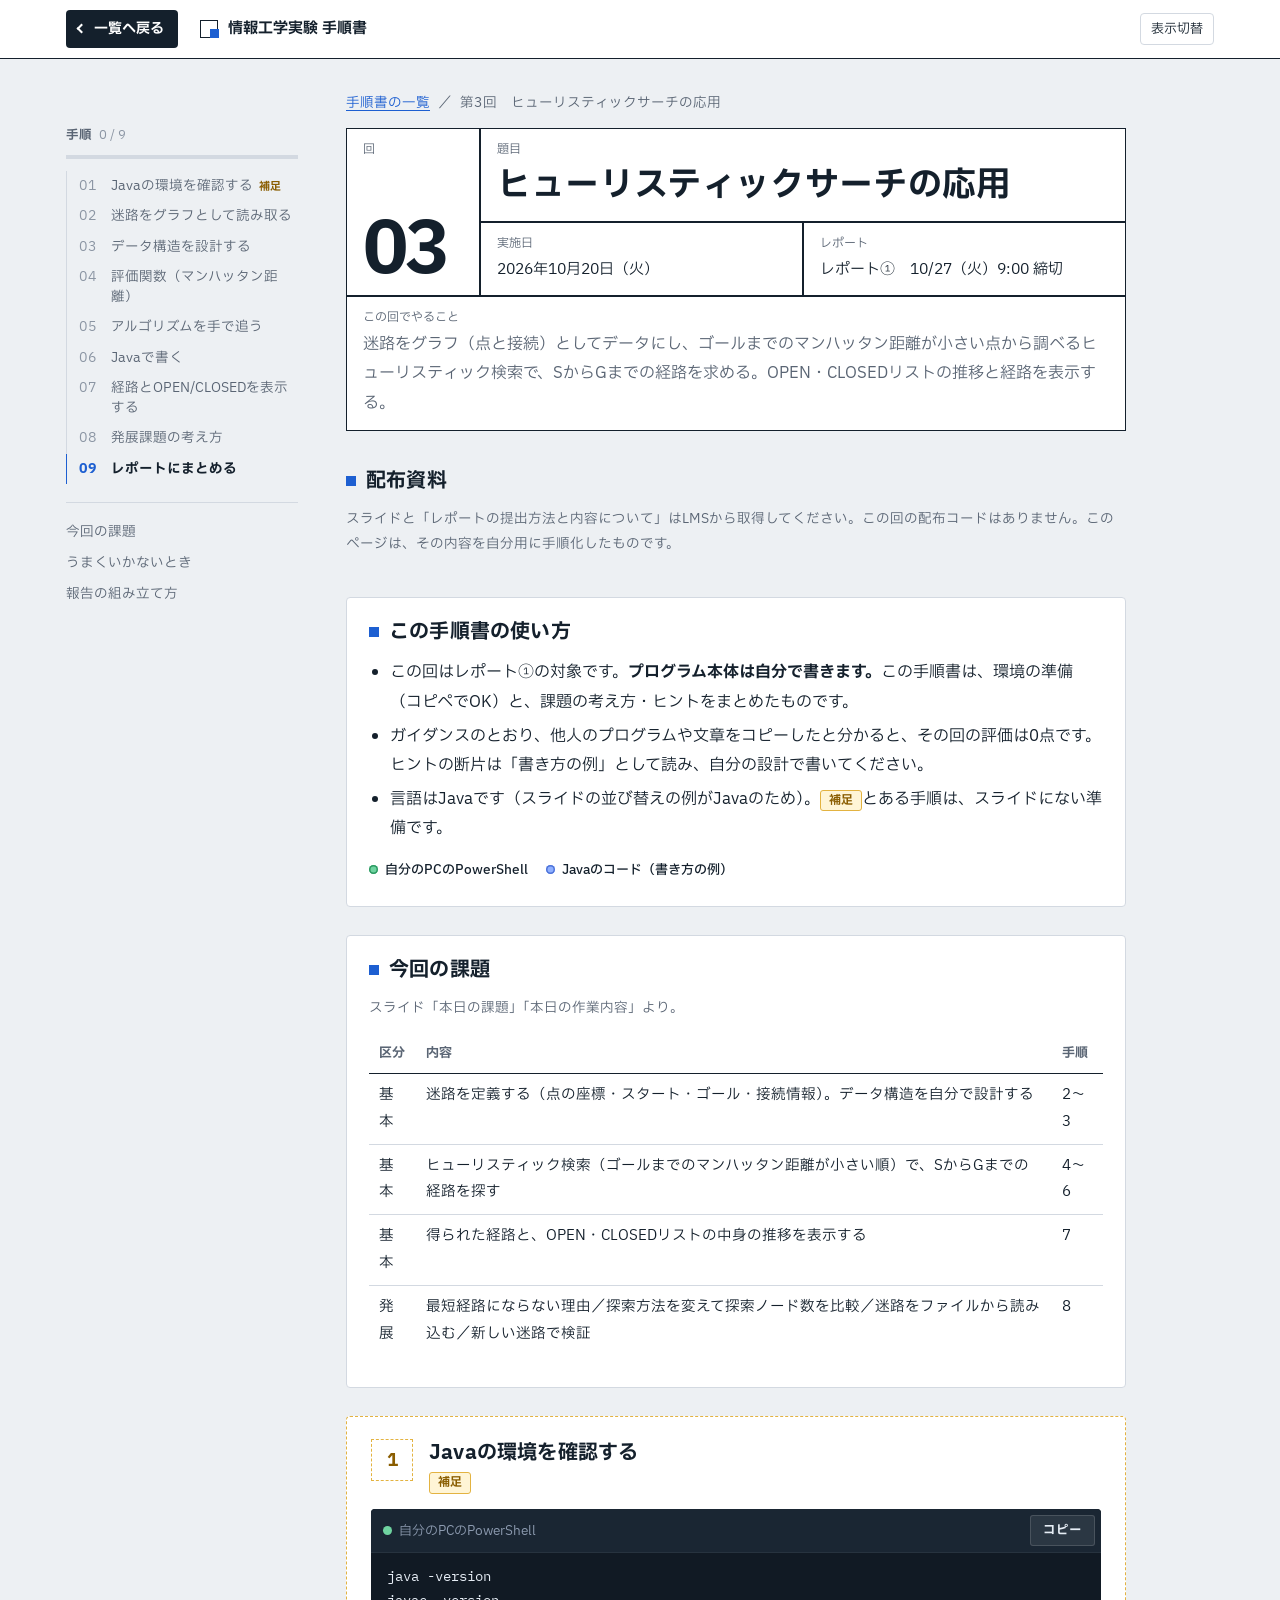
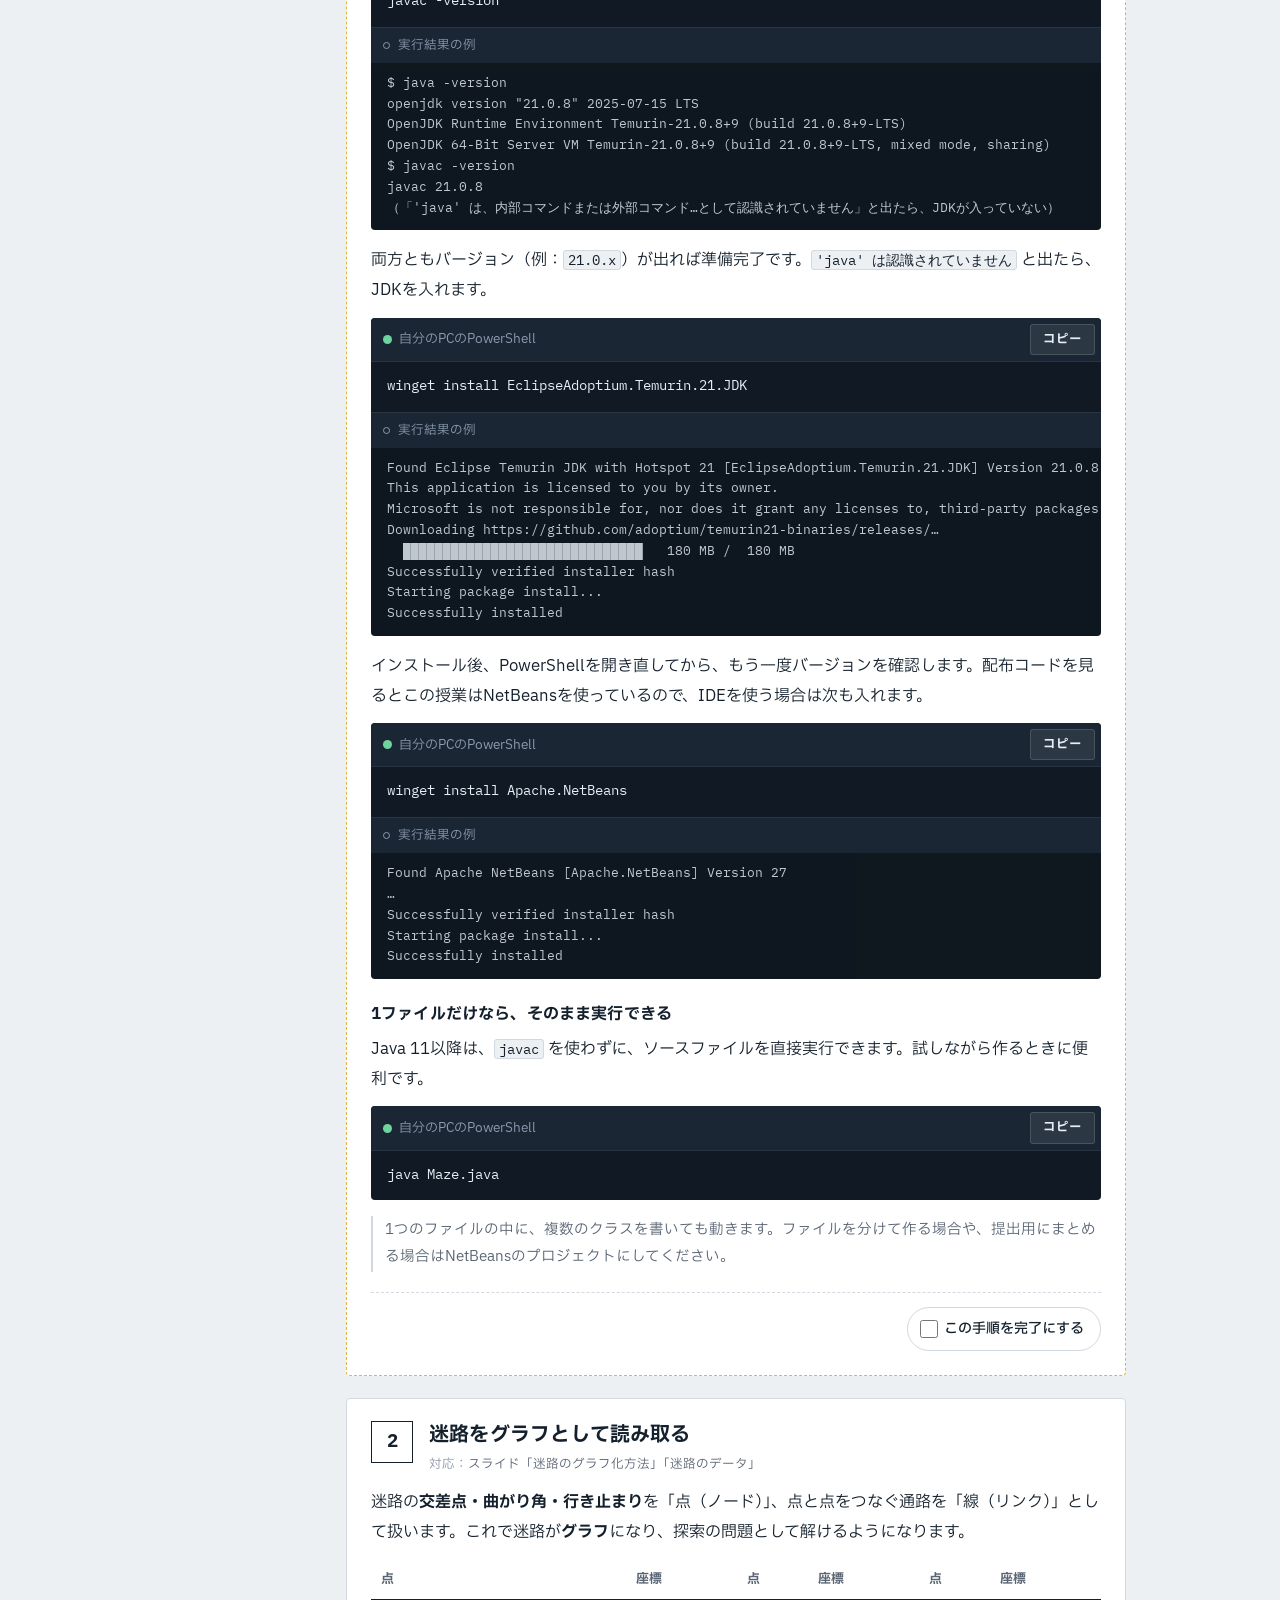
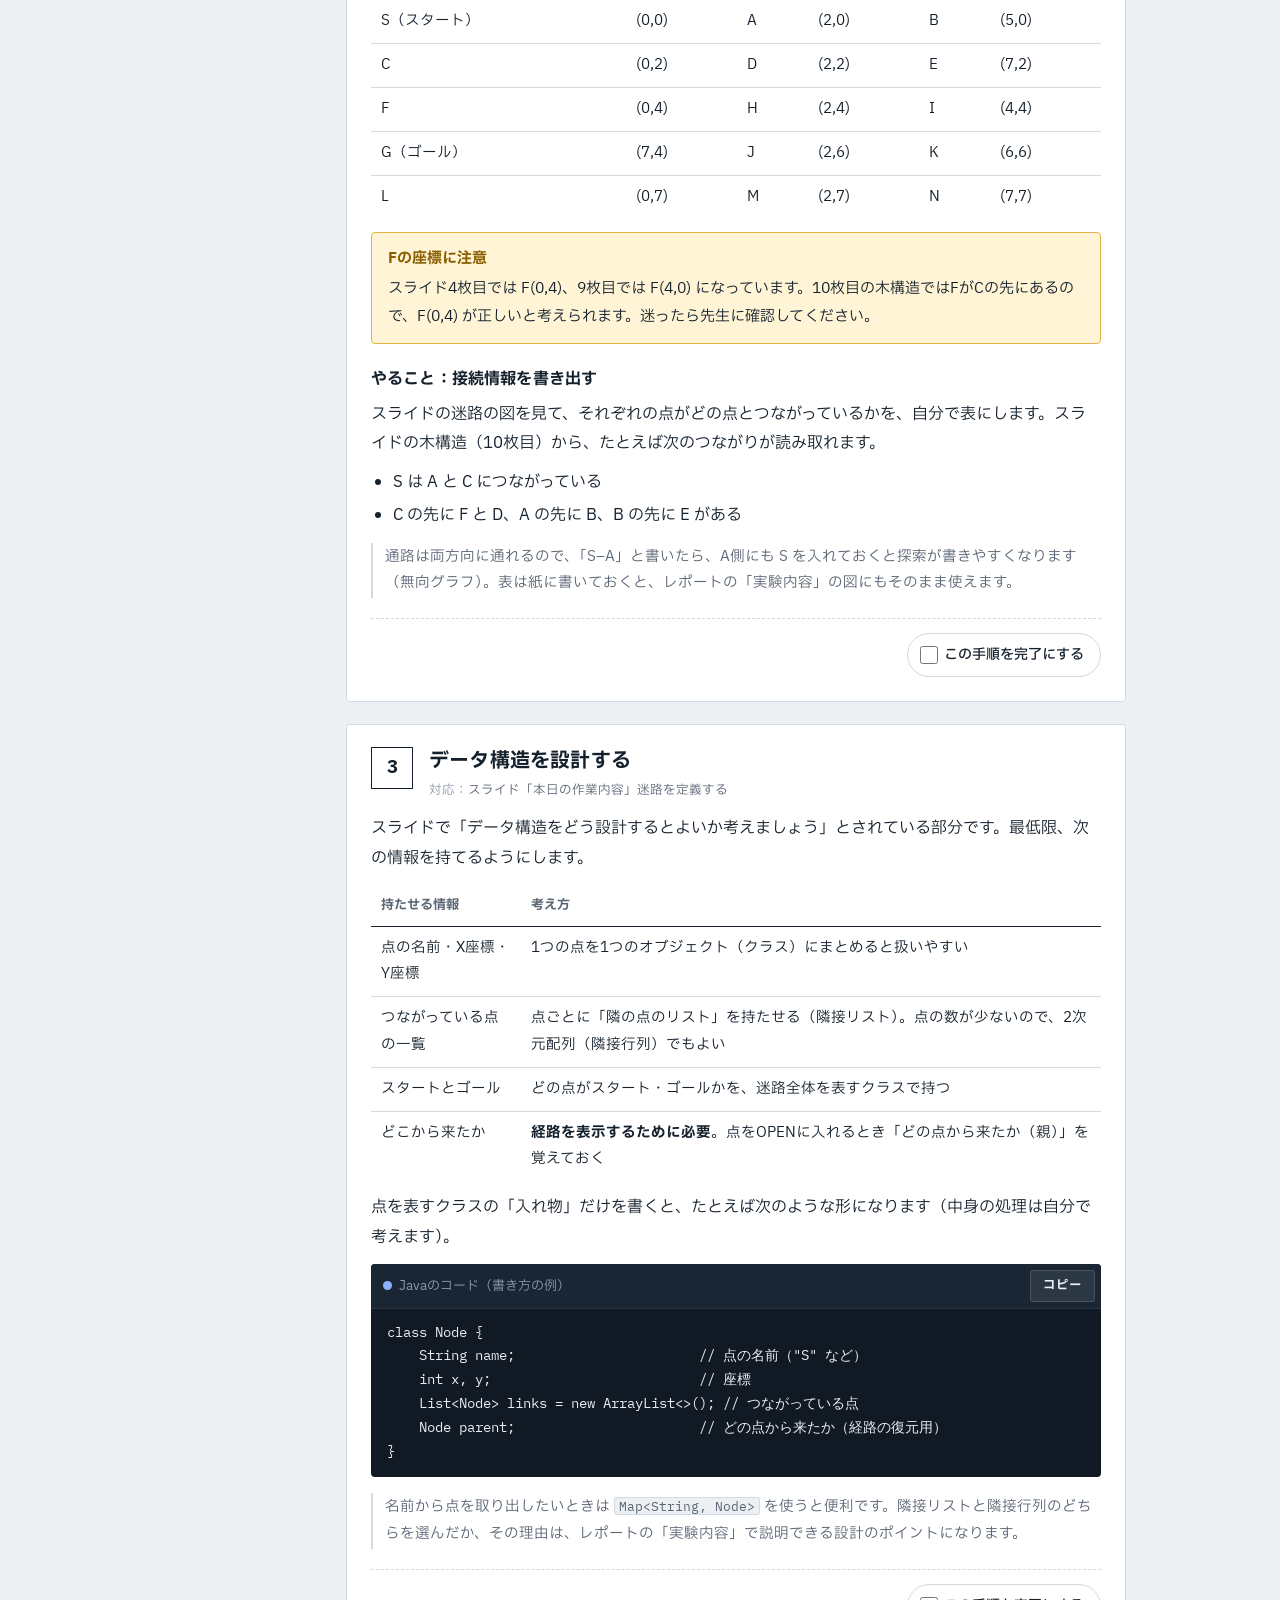
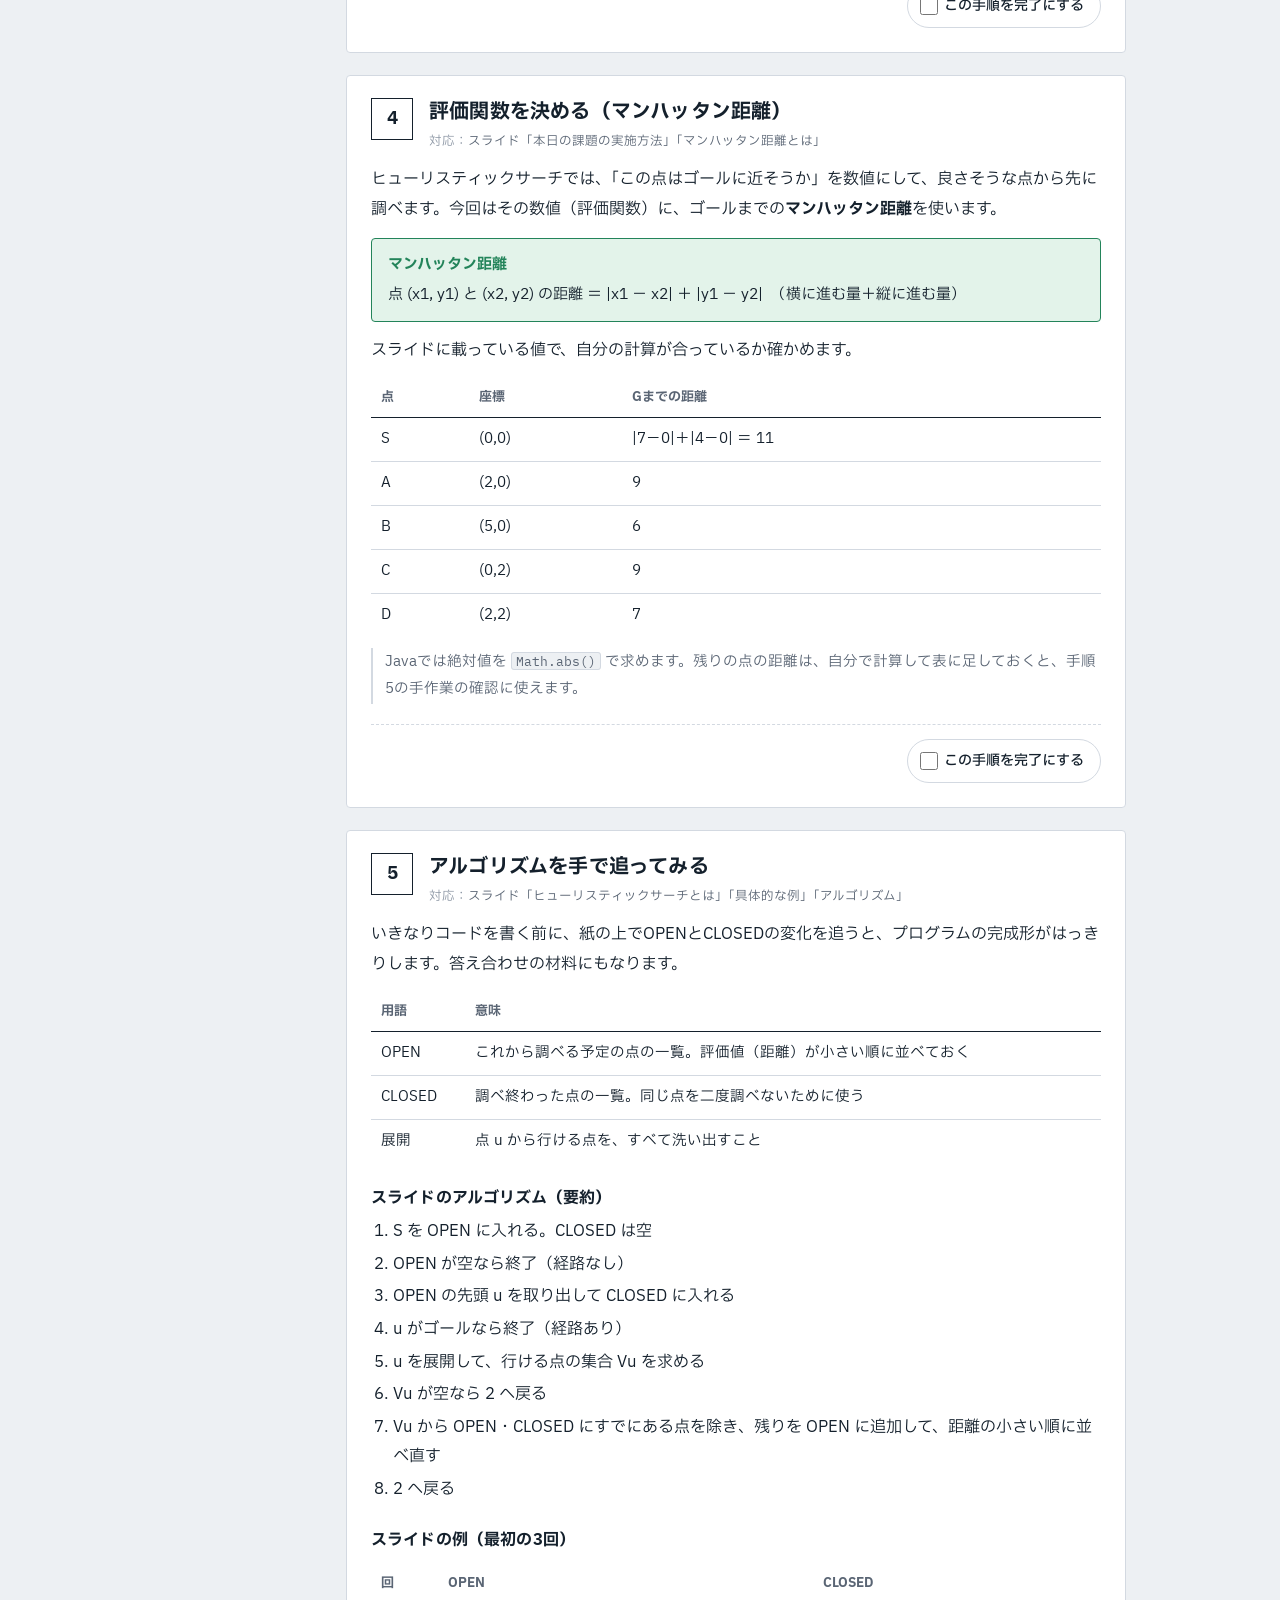
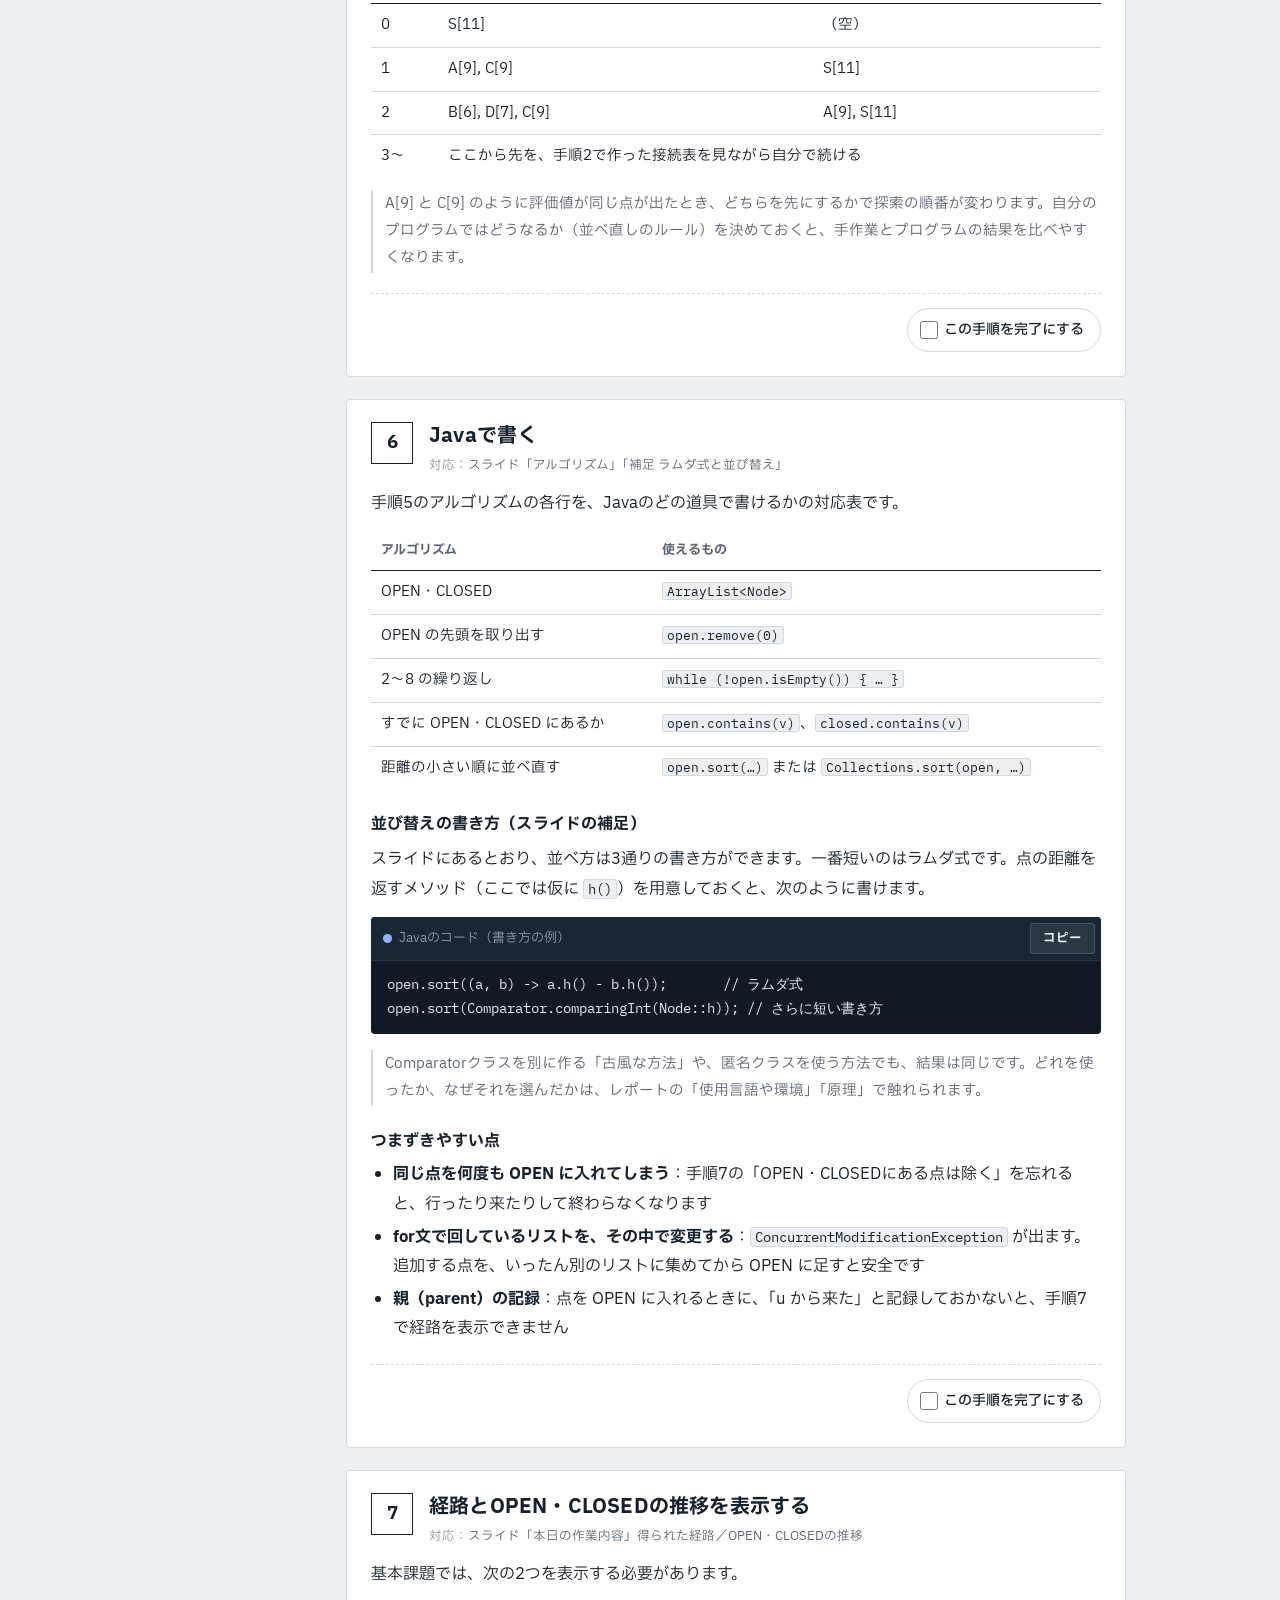
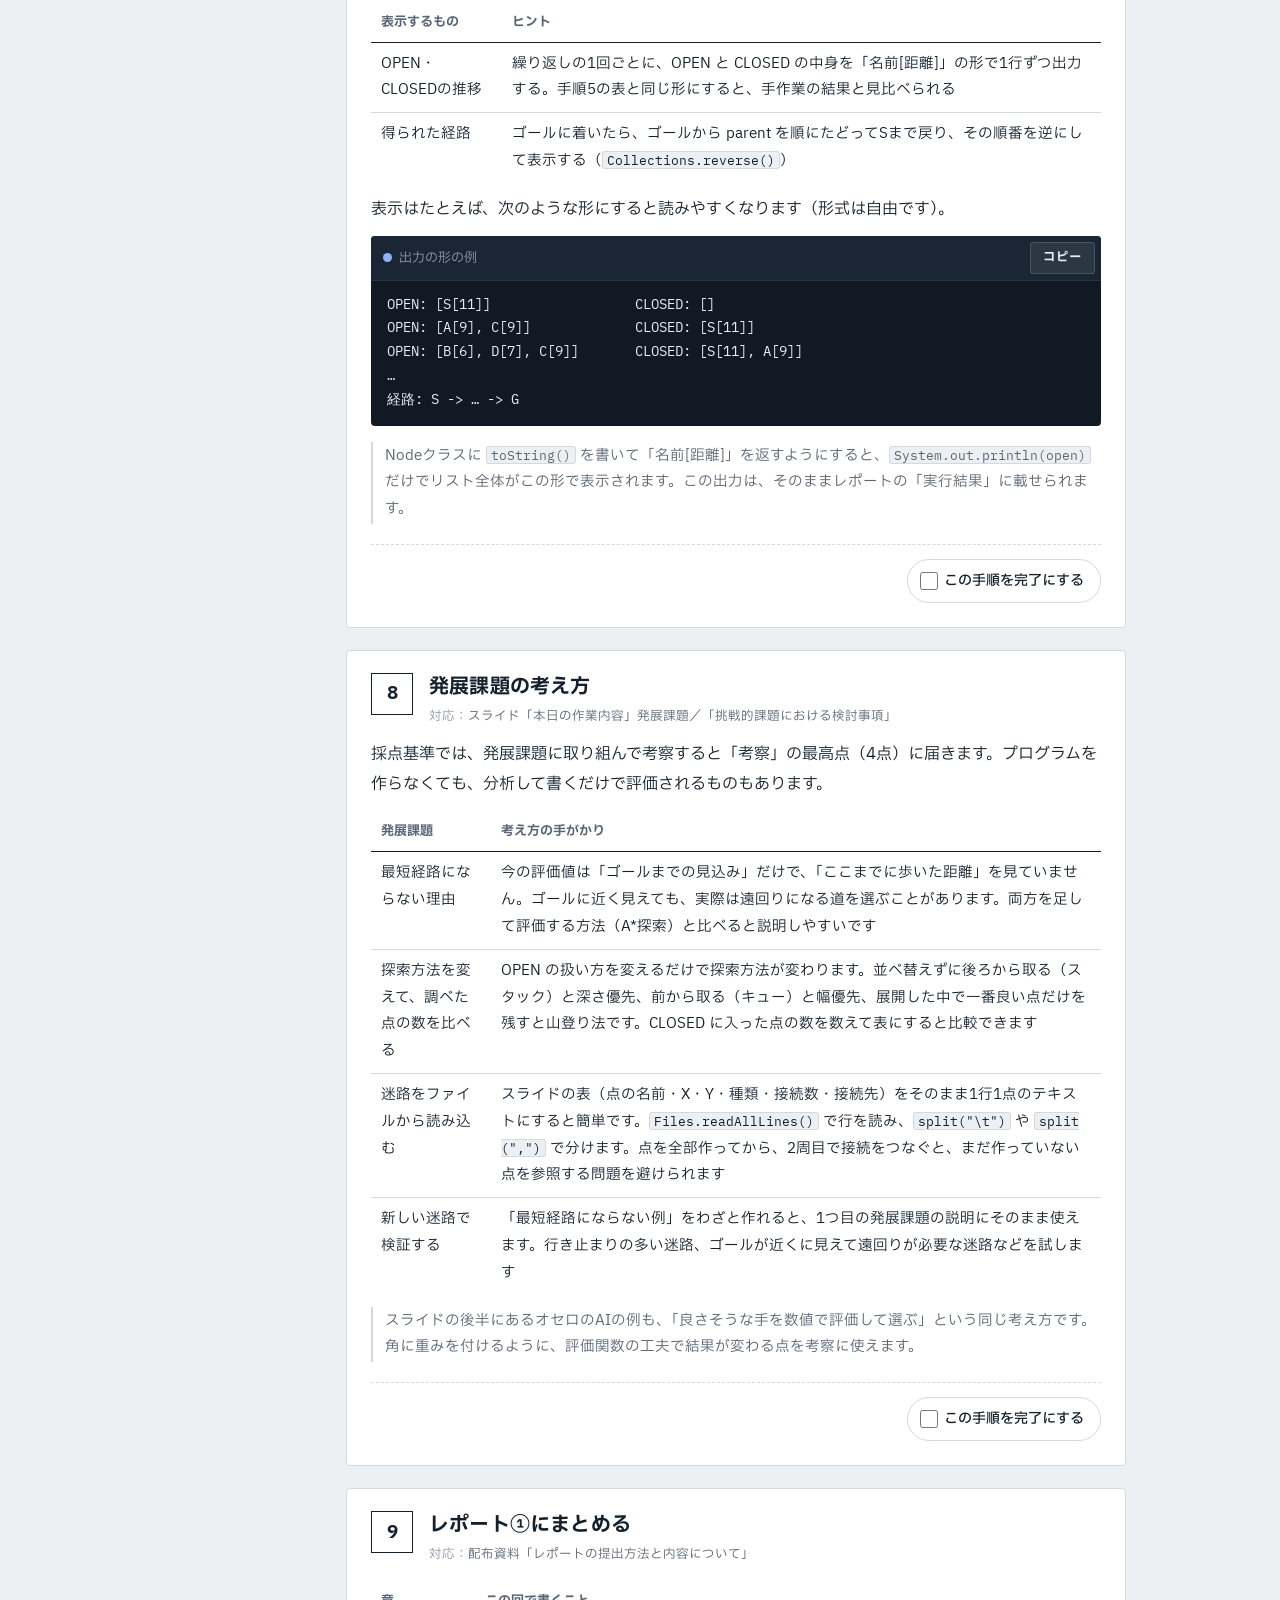
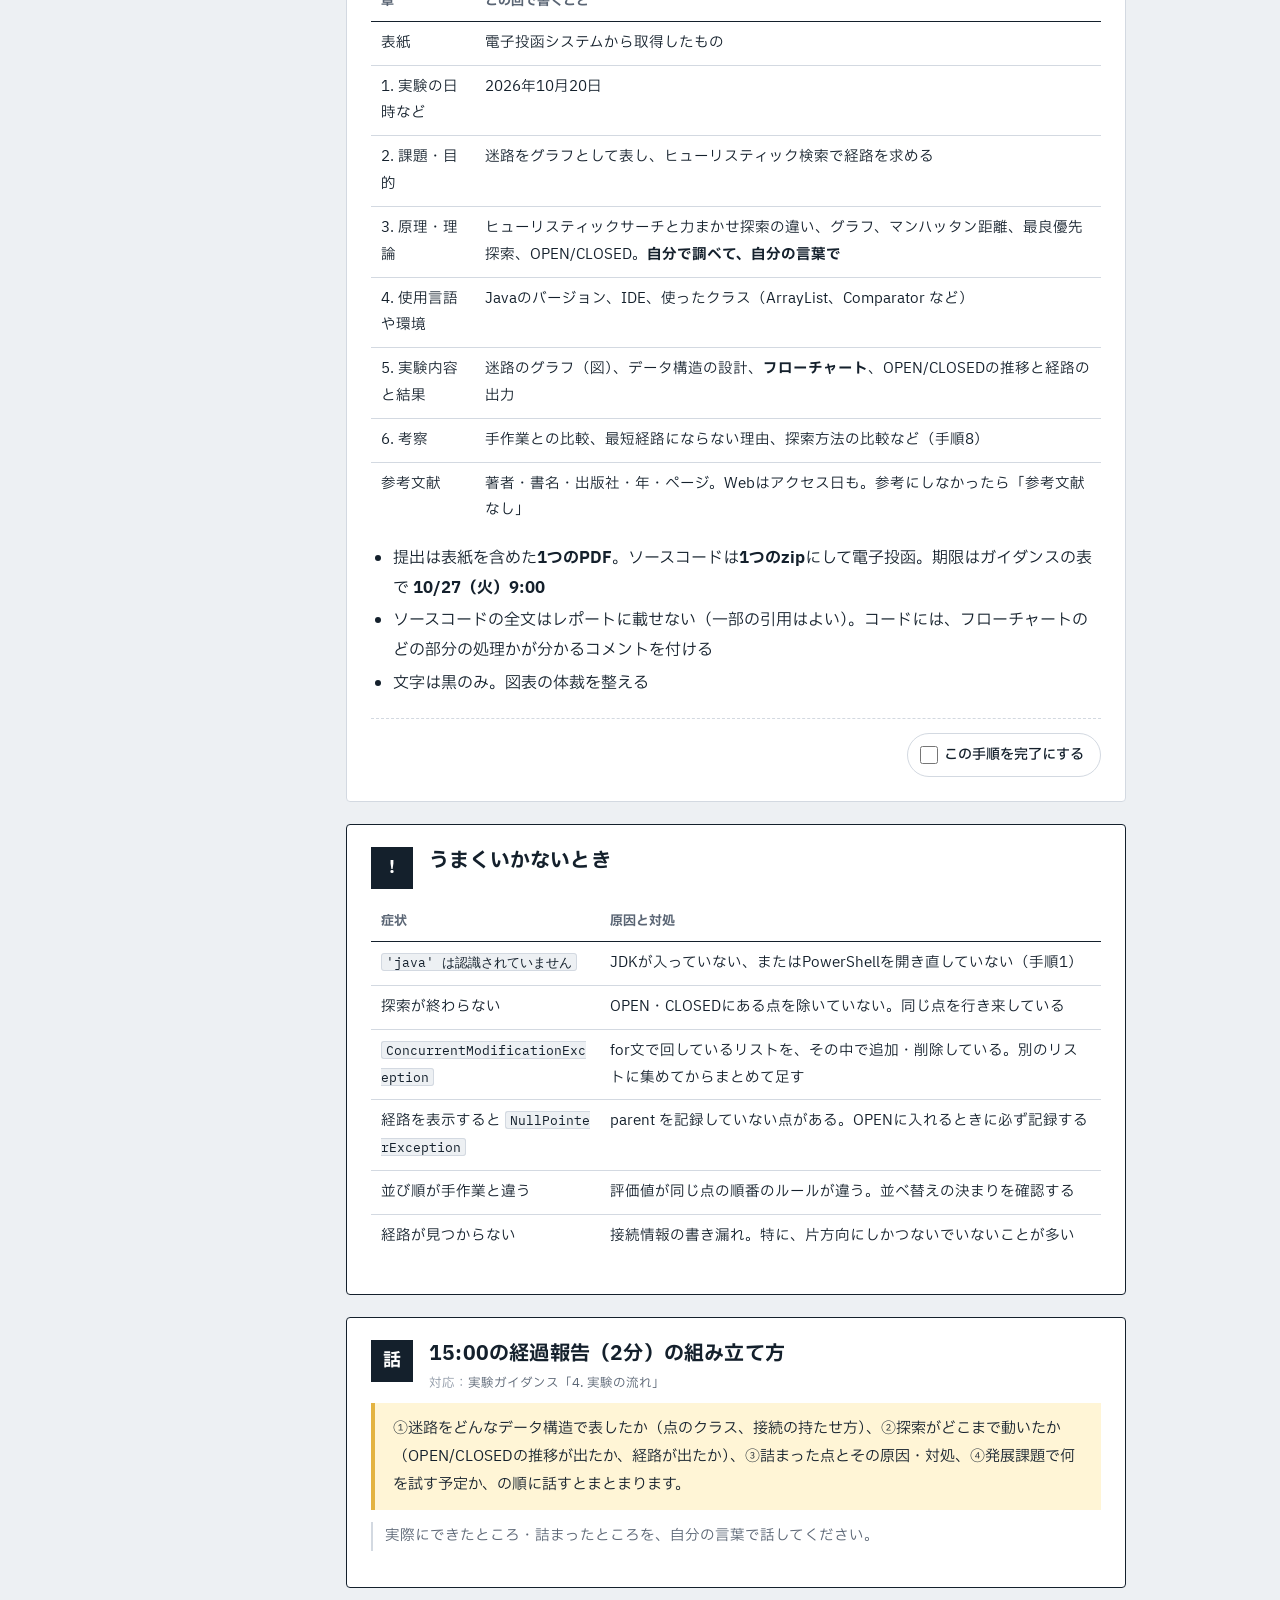
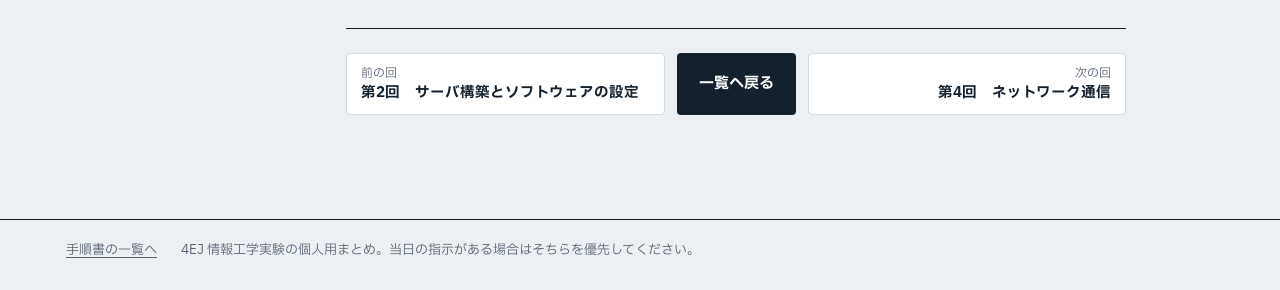
<file: lab3.html>
<!DOCTYPE html>
<html lang="ja">
<head>
<meta charset="utf-8">
<meta name="viewport" content="width=device-width, initial-scale=1, viewport-fit=cover">
<title>第3回 ヒューリスティックサーチの応用｜情報工学実験 手順書</title>
<meta name="description" content="迷路をグラフとして表し、OPEN/CLOSEDリストを使ったヒューリスティック検索で経路を求める課題の考え方とヒント。">
<meta name="theme-color" content="#14202C">
<link rel="preconnect" href="https://fonts.googleapis.com"><link rel="preconnect" href="https://fonts.gstatic.com" crossorigin>
<link href="https://fonts.googleapis.com/css2?family=IBM+Plex+Mono:wght@400;500&family=IBM+Plex+Sans+JP:wght@400;500;700&display=swap" rel="stylesheet">
<link rel="stylesheet" href="assets/style.css?v=20261117a">
</head>
<body data-lab="lab3" data-label-local="サーバで直接入力" data-label-ssh="Javaのコード（書き方の例）" data-label-win="自分のPCのPowerShell">
<a class="skip" href="#content">本文へ移動</a>
<header class="topbar"><div class="topbar-in">
  <a class="back" href="./">一覧へ戻る</a>
  <a class="brand brand-sub" href="./"><span class="brand-mark" aria-hidden="true"></span>情報工学実験 手順書</a>
  <div class="top-right">
    <button class="theme-btn" id="theme-btn" type="button">表示切替</button>
  </div>
</div></header>
<div class="layout">
  <aside class="rail" aria-label="手順の目次"><div class="rail-in">
    <p class="rail-title">手順 <span class="rail-prog" id="prog-text" aria-live="polite"></span></p>
    <div class="prog-track rail-track"><div class="prog-fill" id="prog-fill"></div></div>
    <ol id="toc"></ol>
    <ul class="rail-extra"><li><a href="#mission">今回の課題</a></li><li><a href="#trouble">うまくいかないとき</a></li><li><a href="#report">報告の組み立て方</a></li></ul>
  </div></aside>
  <main id="content">
<nav class="crumb" aria-label="現在の位置"><a href="./">手順書の一覧</a><span aria-hidden="true">／</span><span>第3回　ヒューリスティックサーチの応用</span></nav>
<section class="tb" aria-label="この回の概要">
  <div class="tb-no"><span class="tb-k">回</span><span class="tb-num">03</span></div>
  <div class="tb-title"><span class="tb-k">題目</span><h1>ヒューリスティックサーチの応用</h1></div>
  <div class="tb-date"><span class="tb-k">実施日</span>2026年10月20日（火）</div>
  <div class="tb-rep"><span class="tb-k">レポート</span>レポート①　10/27（火）9:00 締切</div>
  <div class="tb-sum"><span class="tb-k">この回でやること</span>迷路をグラフ（点と接続）としてデータにし、ゴールまでのマンハッタン距離が小さい点から調べるヒューリスティック検索で、SからGまでの経路を求める。OPEN・CLOSEDリストの推移と経路を表示する。</div>
</section>
<section class="files" id="files">
  <h2 class="sec">配布資料</h2>
  <p class="files-note">スライドと「レポートの提出方法と内容について」はLMSから取得してください。この回の配布コードはありません。このページは、その内容を自分用に手順化したものです。</p>
</section>
<details class="toc-inline"><summary>手順の一覧</summary><ol id="toc-inline"></ol></details>

<section class="panel" id="intro">
  <h2 class="sec">この手順書の使い方</h2>
  <ul>
    <li>この回はレポート①の対象です。<strong>プログラム本体は自分で書きます。</strong>この手順書は、環境の準備（コピペでOK）と、課題の考え方・ヒントをまとめたものです。</li>
    <li>ガイダンスのとおり、他人のプログラムや文章をコピーしたと分かると、その回の評価は0点です。ヒントの断片は「書き方の例」として読み、自分の設計で書いてください。</li>
    <li>言語はJavaです（スライドの並び替えの例がJavaのため）。<span class="xtag">補足</span>とある手順は、スライドにない準備です。</li>
  </ul>
  <div class="legend">
    <span class="where w-win">自分のPCのPowerShell</span>
    <span class="where w-ssh">Javaのコード（書き方の例）</span>
  </div>
</section>

<section class="panel" id="mission">
  <h2 class="sec">今回の課題</h2>
  <p class="note">スライド「本日の課題」「本日の作業内容」より。</p>
  <div class="tbl"><table>
    <thead><tr><th>区分</th><th>内容</th><th>手順</th></tr></thead>
    <tbody>
      <tr><td>基本</td><td>迷路を定義する（点の座標・スタート・ゴール・接続情報）。データ構造を自分で設計する</td><td>2〜3</td></tr>
      <tr><td>基本</td><td>ヒューリスティック検索（ゴールまでのマンハッタン距離が小さい順）で、SからGまでの経路を探す</td><td>4〜6</td></tr>
      <tr><td>基本</td><td>得られた経路と、OPEN・CLOSEDリストの中身の推移を表示する</td><td>7</td></tr>
      <tr><td>発展</td><td>最短経路にならない理由／探索方法を変えて探索ノード数を比較／迷路をファイルから読み込む／新しい迷路で検証</td><td>8</td></tr>
    </tbody>
  </table></div>
</section>

<section class="step extra" id="s1" data-title="Javaの環境を確認する">
  <div class="step-head"><div class="num">1</div><div><h2>Javaの環境を確認する</h2><span class="xtag">補足</span></div><label class="done-toggle"><input type="checkbox"><span>完了</span></label></div>
  <div class="code" data-where="win"><pre>java -version
javac -version</pre><pre class="out">$ java -version
openjdk version "21.0.8" 2025-07-15 LTS
OpenJDK Runtime Environment Temurin-21.0.8+9 (build 21.0.8+9-LTS)
OpenJDK 64-Bit Server VM Temurin-21.0.8+9 (build 21.0.8+9-LTS, mixed mode, sharing)
$ javac -version
javac 21.0.8
（「'java' は、内部コマンドまたは外部コマンド…として認識されていません」と出たら、JDKが入っていない）</pre></div>
  <p>両方ともバージョン（例：<code class="i">21.0.x</code>）が出れば準備完了です。<code class="i">'java' は認識されていません</code> と出たら、JDKを入れます。</p>
  <div class="code" data-where="win"><pre>winget install EclipseAdoptium.Temurin.21.JDK</pre><pre class="out">Found Eclipse Temurin JDK with Hotspot 21 [EclipseAdoptium.Temurin.21.JDK] Version 21.0.8.9
This application is licensed to you by its owner.
Microsoft is not responsible for, nor does it grant any licenses to, third-party packages.
Downloading https://github.com/adoptium/temurin21-binaries/releases/…
  ██████████████████████████████   180 MB /  180 MB
Successfully verified installer hash
Starting package install...
Successfully installed</pre></div>
  <p>インストール後、PowerShellを開き直してから、もう一度バージョンを確認します。配布コードを見るとこの授業はNetBeansを使っているので、IDEを使う場合は次も入れます。</p>
  <div class="code" data-where="win"><pre>winget install Apache.NetBeans</pre><pre class="out">Found Apache NetBeans [Apache.NetBeans] Version 27
…
Successfully verified installer hash
Starting package install...
Successfully installed</pre></div>
  <h3>1ファイルだけなら、そのまま実行できる</h3>
  <p>Java 11以降は、<code class="i">javac</code> を使わずに、ソースファイルを直接実行できます。試しながら作るときに便利です。</p>
  <div class="code" data-where="win"><pre>java Maze.java</pre></div>
  <p class="why">1つのファイルの中に、複数のクラスを書いても動きます。ファイルを分けて作る場合や、提出用にまとめる場合はNetBeansのプロジェクトにしてください。</p>
</section>

<section class="step" id="s2" data-title="迷路をグラフとして読み取る">
  <div class="step-head"><div class="num">2</div><div><h2>迷路をグラフとして読み取る</h2><span class="slide">スライド「迷路のグラフ化方法」「迷路のデータ」</span></div><label class="done-toggle"><input type="checkbox"><span>完了</span></label></div>
  <p>迷路の<strong>交差点・曲がり角・行き止まり</strong>を「点（ノード）」、点と点をつなぐ通路を「線（リンク）」として扱います。これで迷路が<strong>グラフ</strong>になり、探索の問題として解けるようになります。</p>
  <div class="tbl"><table>
    <thead><tr><th>点</th><th>座標</th><th>点</th><th>座標</th><th>点</th><th>座標</th></tr></thead>
    <tbody>
      <tr><td>S（スタート）</td><td>(0,0)</td><td>A</td><td>(2,0)</td><td>B</td><td>(5,0)</td></tr>
      <tr><td>C</td><td>(0,2)</td><td>D</td><td>(2,2)</td><td>E</td><td>(7,2)</td></tr>
      <tr><td>F</td><td>(0,4)</td><td>H</td><td>(2,4)</td><td>I</td><td>(4,4)</td></tr>
      <tr><td>G（ゴール）</td><td>(7,4)</td><td>J</td><td>(2,6)</td><td>K</td><td>(6,6)</td></tr>
      <tr><td>L</td><td>(0,7)</td><td>M</td><td>(2,7)</td><td>N</td><td>(7,7)</td></tr>
    </tbody>
  </table></div>
  <div class="box tip"><strong>Fの座標に注意</strong>スライド4枚目では F(0,4)、9枚目では F(4,0) になっています。10枚目の木構造ではFがCの先にあるので、F(0,4) が正しいと考えられます。迷ったら先生に確認してください。</div>
  <h3>やること：接続情報を書き出す</h3>
  <p>スライドの迷路の図を見て、それぞれの点がどの点とつながっているかを、自分で表にします。スライドの木構造（10枚目）から、たとえば次のつながりが読み取れます。</p>
  <ul>
    <li>S は A と C につながっている</li>
    <li>C の先に F と D、A の先に B、B の先に E がある</li>
  </ul>
  <p class="why">通路は両方向に通れるので、「S–A」と書いたら、A側にも S を入れておくと探索が書きやすくなります（無向グラフ）。表は紙に書いておくと、レポートの「実験内容」の図にもそのまま使えます。</p>
</section>

<section class="step" id="s3" data-title="データ構造を設計する">
  <div class="step-head"><div class="num">3</div><div><h2>データ構造を設計する</h2><span class="slide">スライド「本日の作業内容」迷路を定義する</span></div><label class="done-toggle"><input type="checkbox"><span>完了</span></label></div>
  <p>スライドで「データ構造をどう設計するとよいか考えましょう」とされている部分です。最低限、次の情報を持てるようにします。</p>
  <div class="tbl"><table>
    <thead><tr><th>持たせる情報</th><th>考え方</th></tr></thead>
    <tbody>
      <tr><td>点の名前・X座標・Y座標</td><td>1つの点を1つのオブジェクト（クラス）にまとめると扱いやすい</td></tr>
      <tr><td>つながっている点の一覧</td><td>点ごとに「隣の点のリスト」を持たせる（隣接リスト）。点の数が少ないので、2次元配列（隣接行列）でもよい</td></tr>
      <tr><td>スタートとゴール</td><td>どの点がスタート・ゴールかを、迷路全体を表すクラスで持つ</td></tr>
      <tr><td>どこから来たか</td><td><strong>経路を表示するために必要</strong>。点をOPENに入れるとき「どの点から来たか（親）」を覚えておく</td></tr>
    </tbody>
  </table></div>
  <p>点を表すクラスの「入れ物」だけを書くと、たとえば次のような形になります（中身の処理は自分で考えます）。</p>
  <div class="code" data-where="ssh" data-label="Javaのコード（書き方の例）"><pre>class Node {
    String name;                       // 点の名前（"S" など）
    int x, y;                          // 座標
    List&lt;Node&gt; links = new ArrayList&lt;&gt;(); // つながっている点
    Node parent;                       // どの点から来たか（経路の復元用）
}</pre></div>
  <p class="why">名前から点を取り出したいときは <code class="i">Map&lt;String, Node&gt;</code> を使うと便利です。隣接リストと隣接行列のどちらを選んだか、その理由は、レポートの「実験内容」で説明できる設計のポイントになります。</p>
</section>

<section class="step" id="s4" data-title="評価関数（マンハッタン距離）">
  <div class="step-head"><div class="num">4</div><div><h2>評価関数を決める（マンハッタン距離）</h2><span class="slide">スライド「本日の課題の実施方法」「マンハッタン距離とは」</span></div><label class="done-toggle"><input type="checkbox"><span>完了</span></label></div>
  <p>ヒューリスティックサーチでは、「この点はゴールに近そうか」を数値にして、良さそうな点から先に調べます。今回はその数値（評価関数）に、ゴールまでの<strong>マンハッタン距離</strong>を使います。</p>
  <div class="box ok"><strong>マンハッタン距離</strong>点 (x1, y1) と (x2, y2) の距離 ＝ |x1 − x2| ＋ |y1 − y2|　（横に進む量＋縦に進む量）</div>
  <p>スライドに載っている値で、自分の計算が合っているか確かめます。</p>
  <div class="tbl"><table>
    <thead><tr><th>点</th><th>座標</th><th>Gまでの距離</th></tr></thead>
    <tbody>
      <tr><td>S</td><td>(0,0)</td><td>|7−0|＋|4−0| ＝ 11</td></tr>
      <tr><td>A</td><td>(2,0)</td><td>9</td></tr>
      <tr><td>B</td><td>(5,0)</td><td>6</td></tr>
      <tr><td>C</td><td>(0,2)</td><td>9</td></tr>
      <tr><td>D</td><td>(2,2)</td><td>7</td></tr>
    </tbody>
  </table></div>
  <p class="why">Javaでは絶対値を <code class="i">Math.abs()</code> で求めます。残りの点の距離は、自分で計算して表に足しておくと、手順5の手作業の確認に使えます。</p>
</section>

<section class="step" id="s5" data-title="アルゴリズムを手で追う">
  <div class="step-head"><div class="num">5</div><div><h2>アルゴリズムを手で追ってみる</h2><span class="slide">スライド「ヒューリスティックサーチとは」「具体的な例」「アルゴリズム」</span></div><label class="done-toggle"><input type="checkbox"><span>完了</span></label></div>
  <p>いきなりコードを書く前に、紙の上でOPENとCLOSEDの変化を追うと、プログラムの完成形がはっきりします。答え合わせの材料にもなります。</p>
  <div class="tbl"><table>
    <thead><tr><th>用語</th><th>意味</th></tr></thead>
    <tbody>
      <tr><td>OPEN</td><td>これから調べる予定の点の一覧。評価値（距離）が小さい順に並べておく</td></tr>
      <tr><td>CLOSED</td><td>調べ終わった点の一覧。同じ点を二度調べないために使う</td></tr>
      <tr><td>展開</td><td>点 u から行ける点を、すべて洗い出すこと</td></tr>
    </tbody>
  </table></div>
  <h3>スライドのアルゴリズム（要約）</h3>
  <ol>
    <li>S を OPEN に入れる。CLOSED は空</li>
    <li>OPEN が空なら終了（経路なし）</li>
    <li>OPEN の先頭 u を取り出して CLOSED に入れる</li>
    <li>u がゴールなら終了（経路あり）</li>
    <li>u を展開して、行ける点の集合 Vu を求める</li>
    <li>Vu が空なら 2 へ戻る</li>
    <li>Vu から OPEN・CLOSED にすでにある点を除き、残りを OPEN に追加して、距離の小さい順に並べ直す</li>
    <li>2 へ戻る</li>
  </ol>
  <h3>スライドの例（最初の3回）</h3>
  <div class="tbl"><table>
    <thead><tr><th>回</th><th>OPEN</th><th>CLOSED</th></tr></thead>
    <tbody>
      <tr><td>0</td><td>S[11]</td><td>（空）</td></tr>
      <tr><td>1</td><td>A[9], C[9]</td><td>S[11]</td></tr>
      <tr><td>2</td><td>B[6], D[7], C[9]</td><td>A[9], S[11]</td></tr>
      <tr><td>3〜</td><td colspan="2">ここから先を、手順2で作った接続表を見ながら自分で続ける</td></tr>
    </tbody>
  </table></div>
  <p class="why">A[9] と C[9] のように評価値が同じ点が出たとき、どちらを先にするかで探索の順番が変わります。自分のプログラムではどうなるか（並べ直しのルール）を決めておくと、手作業とプログラムの結果を比べやすくなります。</p>
</section>

<section class="step" id="s6" data-title="Javaで書く">
  <div class="step-head"><div class="num">6</div><div><h2>Javaで書く</h2><span class="slide">スライド「アルゴリズム」「補足 ラムダ式と並び替え」</span></div><label class="done-toggle"><input type="checkbox"><span>完了</span></label></div>
  <p>手順5のアルゴリズムの各行を、Javaのどの道具で書けるかの対応表です。</p>
  <div class="tbl"><table>
    <thead><tr><th>アルゴリズム</th><th>使えるもの</th></tr></thead>
    <tbody>
      <tr><td>OPEN・CLOSED</td><td><code class="i">ArrayList&lt;Node&gt;</code></td></tr>
      <tr><td>OPEN の先頭を取り出す</td><td><code class="i">open.remove(0)</code></td></tr>
      <tr><td>2〜8 の繰り返し</td><td><code class="i">while (!open.isEmpty()) { … }</code></td></tr>
      <tr><td>すでに OPEN・CLOSED にあるか</td><td><code class="i">open.contains(v)</code>、<code class="i">closed.contains(v)</code></td></tr>
      <tr><td>距離の小さい順に並べ直す</td><td><code class="i">open.sort(…)</code> または <code class="i">Collections.sort(open, …)</code></td></tr>
    </tbody>
  </table></div>
  <h3>並び替えの書き方（スライドの補足）</h3>
  <p>スライドにあるとおり、並べ方は3通りの書き方ができます。一番短いのはラムダ式です。点の距離を返すメソッド（ここでは仮に <code class="i">h()</code>）を用意しておくと、次のように書けます。</p>
  <div class="code" data-where="ssh" data-label="Javaのコード（書き方の例）"><pre>open.sort((a, b) -&gt; a.h() - b.h());       // ラムダ式
open.sort(Comparator.comparingInt(Node::h)); // さらに短い書き方</pre></div>
  <p class="why">Comparatorクラスを別に作る「古風な方法」や、匿名クラスを使う方法でも、結果は同じです。どれを使ったか、なぜそれを選んだかは、レポートの「使用言語や環境」「原理」で触れられます。</p>
  <h3>つまずきやすい点</h3>
  <ul>
    <li><strong>同じ点を何度も OPEN に入れてしまう</strong>：手順7の「OPEN・CLOSEDにある点は除く」を忘れると、行ったり来たりして終わらなくなります</li>
    <li><strong>for文で回しているリストを、その中で変更する</strong>：<code class="i">ConcurrentModificationException</code> が出ます。追加する点を、いったん別のリストに集めてから OPEN に足すと安全です</li>
    <li><strong>親（parent）の記録</strong>：点を OPEN に入れるときに、「u から来た」と記録しておかないと、手順7で経路を表示できません</li>
  </ul>
</section>

<section class="step" id="s7" data-title="経路とOPEN/CLOSEDを表示する">
  <div class="step-head"><div class="num">7</div><div><h2>経路とOPEN・CLOSEDの推移を表示する</h2><span class="slide">スライド「本日の作業内容」得られた経路／OPEN・CLOSEDの推移</span></div><label class="done-toggle"><input type="checkbox"><span>完了</span></label></div>
  <p>基本課題では、次の2つを表示する必要があります。</p>
  <div class="tbl"><table>
    <thead><tr><th>表示するもの</th><th>ヒント</th></tr></thead>
    <tbody>
      <tr><td>OPEN・CLOSEDの推移</td><td>繰り返しの1回ごとに、OPEN と CLOSED の中身を「名前[距離]」の形で1行ずつ出力する。手順5の表と同じ形にすると、手作業の結果と見比べられる</td></tr>
      <tr><td>得られた経路</td><td>ゴールに着いたら、ゴールから parent を順にたどってSまで戻り、その順番を逆にして表示する（<code class="i">Collections.reverse()</code>）</td></tr>
    </tbody>
  </table></div>
  <p>表示はたとえば、次のような形にすると読みやすくなります（形式は自由です）。</p>
  <div class="code" data-where="ssh" data-label="出力の形の例"><pre>OPEN: [S[11]]                  CLOSED: []
OPEN: [A[9], C[9]]             CLOSED: [S[11]]
OPEN: [B[6], D[7], C[9]]       CLOSED: [S[11], A[9]]
…
経路: S -&gt; … -&gt; G</pre></div>
  <p class="why">Nodeクラスに <code class="i">toString()</code> を書いて「名前[距離]」を返すようにすると、<code class="i">System.out.println(open)</code> だけでリスト全体がこの形で表示されます。この出力は、そのままレポートの「実行結果」に載せられます。</p>
</section>

<section class="step" id="s8" data-title="発展課題の考え方">
  <div class="step-head"><div class="num">8</div><div><h2>発展課題の考え方</h2><span class="slide">スライド「本日の作業内容」発展課題／「挑戦的課題における検討事項」</span></div><label class="done-toggle"><input type="checkbox"><span>完了</span></label></div>
  <p>採点基準では、発展課題に取り組んで考察すると「考察」の最高点（4点）に届きます。プログラムを作らなくても、分析して書くだけで評価されるものもあります。</p>
  <div class="tbl"><table>
    <thead><tr><th>発展課題</th><th>考え方の手がかり</th></tr></thead>
    <tbody>
      <tr><td>最短経路にならない理由</td><td>今の評価値は「ゴールまでの見込み」だけで、「ここまでに歩いた距離」を見ていません。ゴールに近く見えても、実際は遠回りになる道を選ぶことがあります。両方を足して評価する方法（A*探索）と比べると説明しやすいです</td></tr>
      <tr><td>探索方法を変えて、調べた点の数を比べる</td><td>OPEN の扱い方を変えるだけで探索方法が変わります。並べ替えずに後ろから取る（スタック）と深さ優先、前から取る（キュー）と幅優先、展開した中で一番良い点だけを残すと山登り法です。CLOSED に入った点の数を数えて表にすると比較できます</td></tr>
      <tr><td>迷路をファイルから読み込む</td><td>スライドの表（点の名前・X・Y・種類・接続数・接続先）をそのまま1行1点のテキストにすると簡単です。<code class="i">Files.readAllLines()</code> で行を読み、<code class="i">split("\t")</code> や <code class="i">split(",")</code> で分けます。点を全部作ってから、2周目で接続をつなぐと、まだ作っていない点を参照する問題を避けられます</td></tr>
      <tr><td>新しい迷路で検証する</td><td>「最短経路にならない例」をわざと作れると、1つ目の発展課題の説明にそのまま使えます。行き止まりの多い迷路、ゴールが近くに見えて遠回りが必要な迷路などを試します</td></tr>
    </tbody>
  </table></div>
  <p class="why">スライドの後半にあるオセロのAIの例も、「良さそうな手を数値で評価して選ぶ」という同じ考え方です。角に重みを付けるように、評価関数の工夫で結果が変わる点を考察に使えます。</p>
</section>

<section class="step" id="s9" data-title="レポートにまとめる">
  <div class="step-head"><div class="num">9</div><div><h2>レポート①にまとめる</h2><span class="slide">配布資料「レポートの提出方法と内容について」</span></div><label class="done-toggle"><input type="checkbox"><span>完了</span></label></div>
  <div class="tbl"><table>
    <thead><tr><th>章</th><th>この回で書くこと</th></tr></thead>
    <tbody>
      <tr><td>表紙</td><td>電子投函システムから取得したもの</td></tr>
      <tr><td>1. 実験の日時など</td><td>2026年10月20日</td></tr>
      <tr><td>2. 課題・目的</td><td>迷路をグラフとして表し、ヒューリスティック検索で経路を求める</td></tr>
      <tr><td>3. 原理・理論</td><td>ヒューリスティックサーチと力まかせ探索の違い、グラフ、マンハッタン距離、最良優先探索、OPEN/CLOSED。<strong>自分で調べて、自分の言葉で</strong></td></tr>
      <tr><td>4. 使用言語や環境</td><td>Javaのバージョン、IDE、使ったクラス（ArrayList、Comparator など）</td></tr>
      <tr><td>5. 実験内容と結果</td><td>迷路のグラフ（図）、データ構造の設計、<strong>フローチャート</strong>、OPEN/CLOSEDの推移と経路の出力</td></tr>
      <tr><td>6. 考察</td><td>手作業との比較、最短経路にならない理由、探索方法の比較など（手順8）</td></tr>
      <tr><td>参考文献</td><td>著者・書名・出版社・年・ページ。Webはアクセス日も。参考にしなかったら「参考文献なし」</td></tr>
    </tbody>
  </table></div>
  <ul>
    <li>提出は表紙を含めた<strong>1つのPDF</strong>。ソースコードは<strong>1つのzip</strong>にして電子投函。期限はガイダンスの表で <strong>10/27（火）9:00</strong></li>
    <li>ソースコードの全文はレポートに載せない（一部の引用はよい）。コードには、フローチャートのどの部分の処理かが分かるコメントを付ける</li>
    <li>文字は黒のみ。図表の体裁を整える</li>
  </ul>
</section>

<section class="step special" id="trouble" data-notoc>
  <div class="step-head"><div class="num">!</div><div><h2>うまくいかないとき</h2></div></div>
  <div class="tbl"><table>
    <thead><tr><th>症状</th><th>原因と対処</th></tr></thead>
    <tbody>
      <tr><td><code class="i">'java' は認識されていません</code></td><td>JDKが入っていない、またはPowerShellを開き直していない（手順1）</td></tr>
      <tr><td>探索が終わらない</td><td>OPEN・CLOSEDにある点を除いていない。同じ点を行き来している</td></tr>
      <tr><td><code class="i">ConcurrentModificationException</code></td><td>for文で回しているリストを、その中で追加・削除している。別のリストに集めてからまとめて足す</td></tr>
      <tr><td>経路を表示すると <code class="i">NullPointerException</code></td><td>parent を記録していない点がある。OPENに入れるときに必ず記録する</td></tr>
      <tr><td>並び順が手作業と違う</td><td>評価値が同じ点の順番のルールが違う。並べ替えの決まりを確認する</td></tr>
      <tr><td>経路が見つからない</td><td>接続情報の書き漏れ。特に、片方向にしかつないでいないことが多い</td></tr>
    </tbody>
  </table></div>
</section>

<section class="step special" id="report" data-notoc>
  <div class="step-head"><div class="num">話</div><div><h2>15:00の経過報告（2分）の組み立て方</h2><span class="slide">実験ガイダンス「4. 実験の流れ」</span></div></div>
  <div class="report">
    <p>①迷路をどんなデータ構造で表したか（点のクラス、接続の持たせ方）、②探索がどこまで動いたか（OPEN/CLOSEDの推移が出たか、経路が出たか）、③詰まった点とその原因・対処、④発展課題で何を試す予定か、の順に話すとまとまります。</p>
  </div>
  <p class="why">実際にできたところ・詰まったところを、自分の言葉で話してください。</p>
</section>

<nav class="pager" aria-label="ほかの回へ">
  <a class="pager-item" href="lab2.html"><span class="pager-k">前の回</span>第2回　サーバ構築とソフトウェアの設定</a>
  <a class="pager-home" href="./">一覧へ戻る</a>
  <a class="pager-item" href="lab4.html"><span class="pager-k">次の回</span>第4回　ネットワーク通信</a>
</nav>
  </main>
</div>
<footer class="site-foot"><div class="site-foot-in"><a href="./">手順書の一覧へ</a><span>4EJ 情報工学実験の個人用まとめ。当日の指示がある場合はそちらを優先してください。</span></div></footer>
<script src="assets/app.js?v=20261117a"></script>
</body>
</html>
</file>
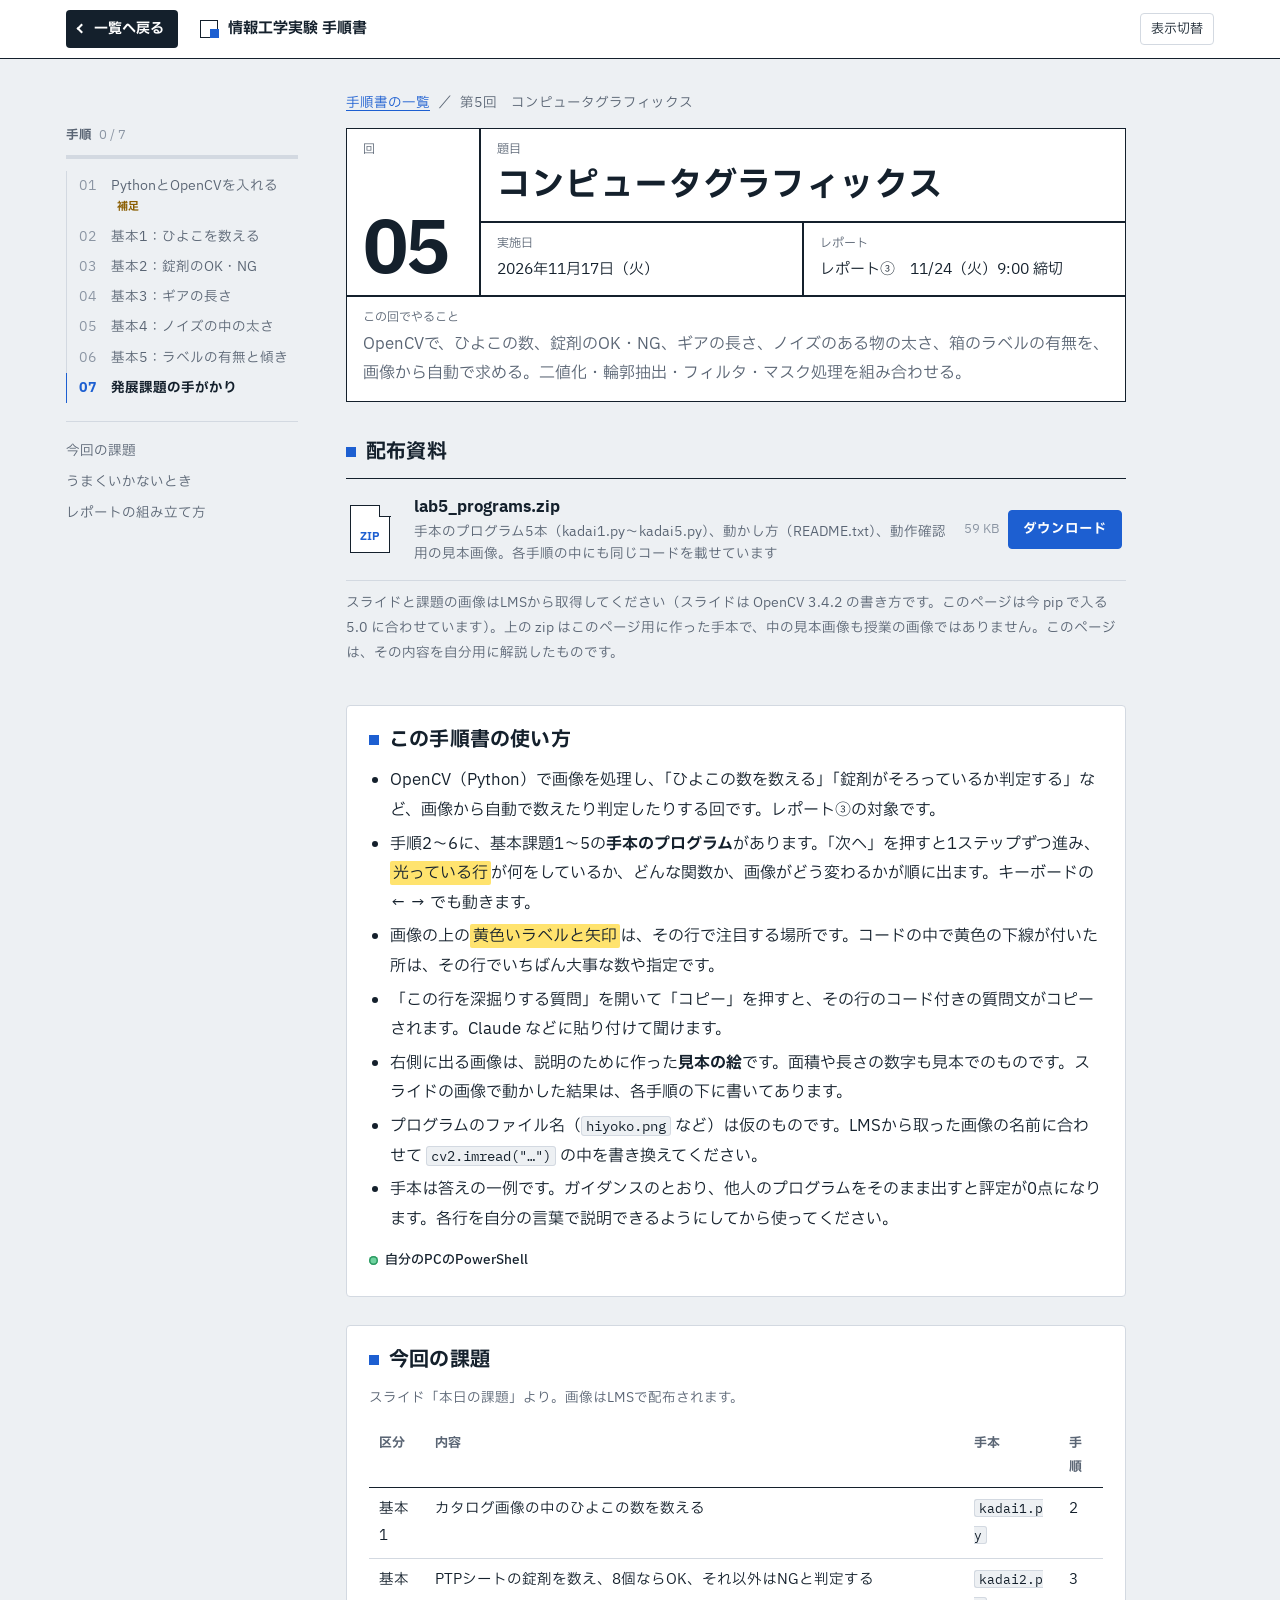
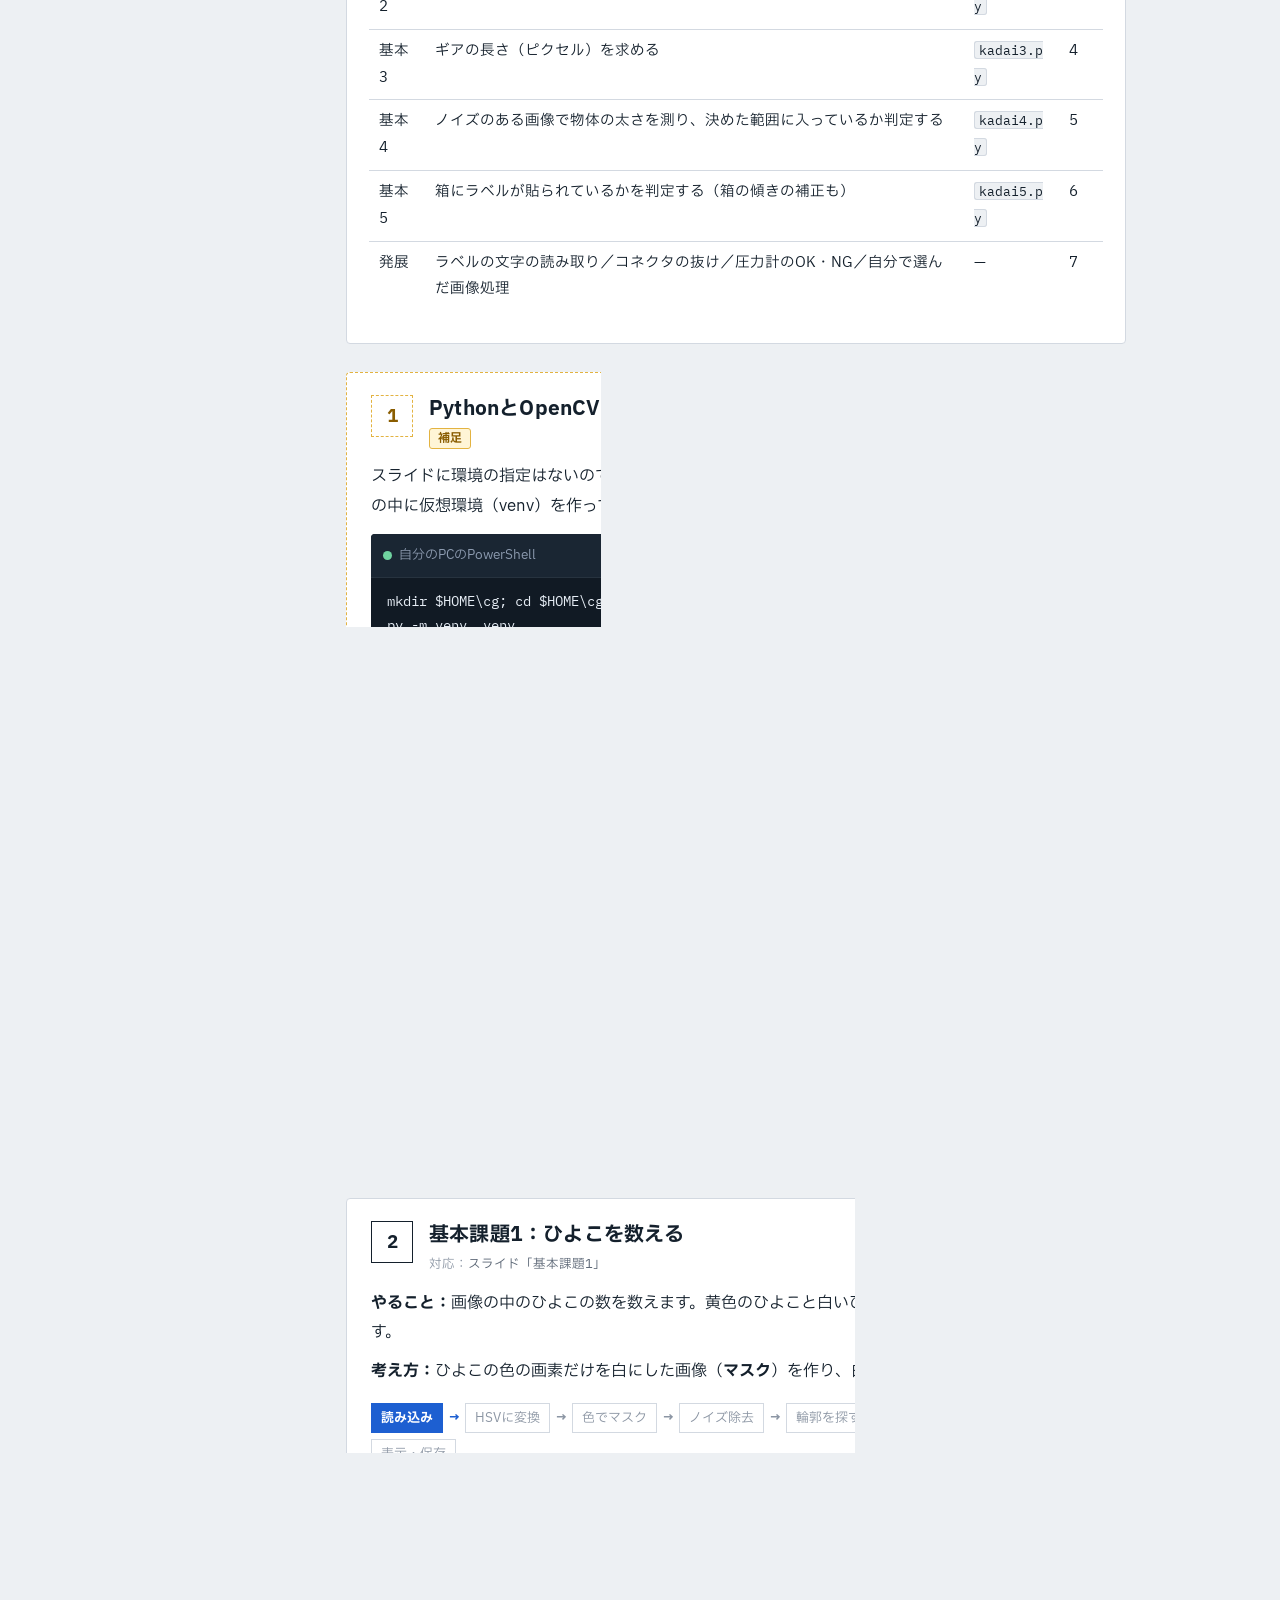
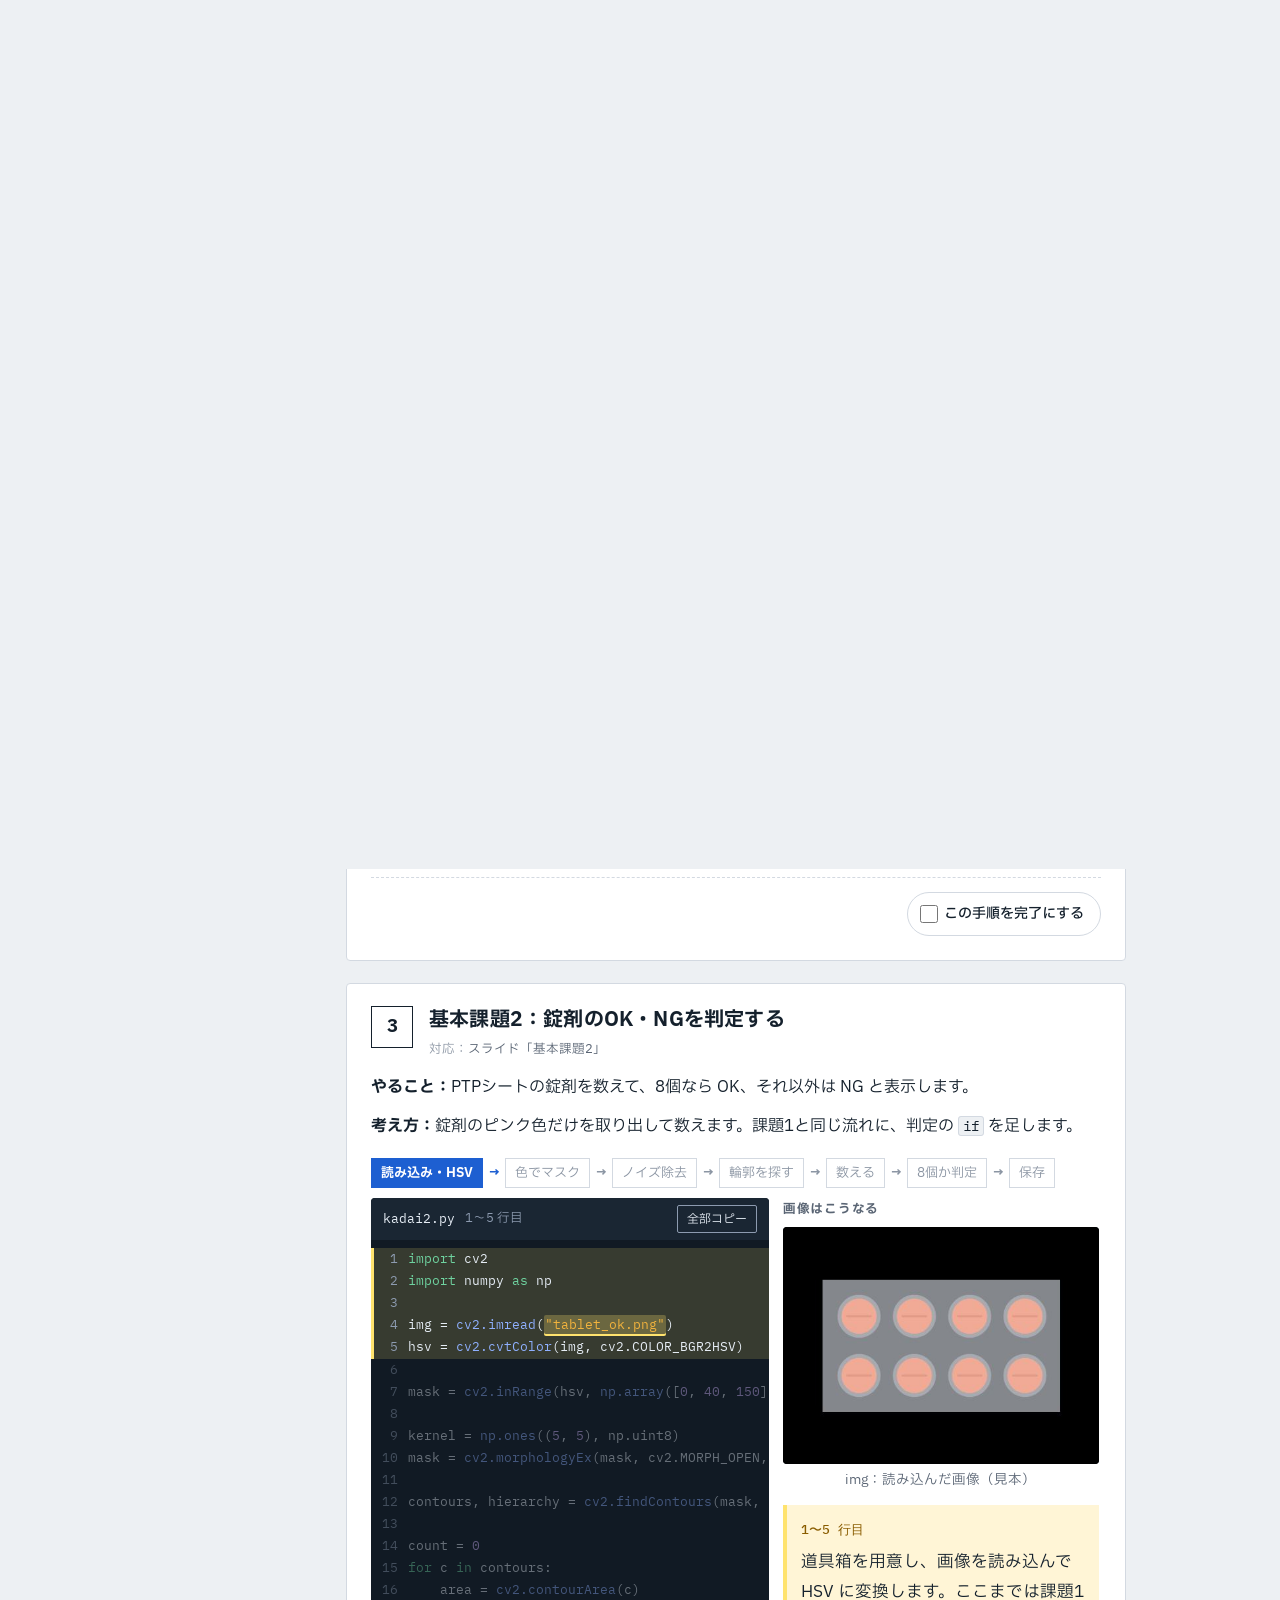
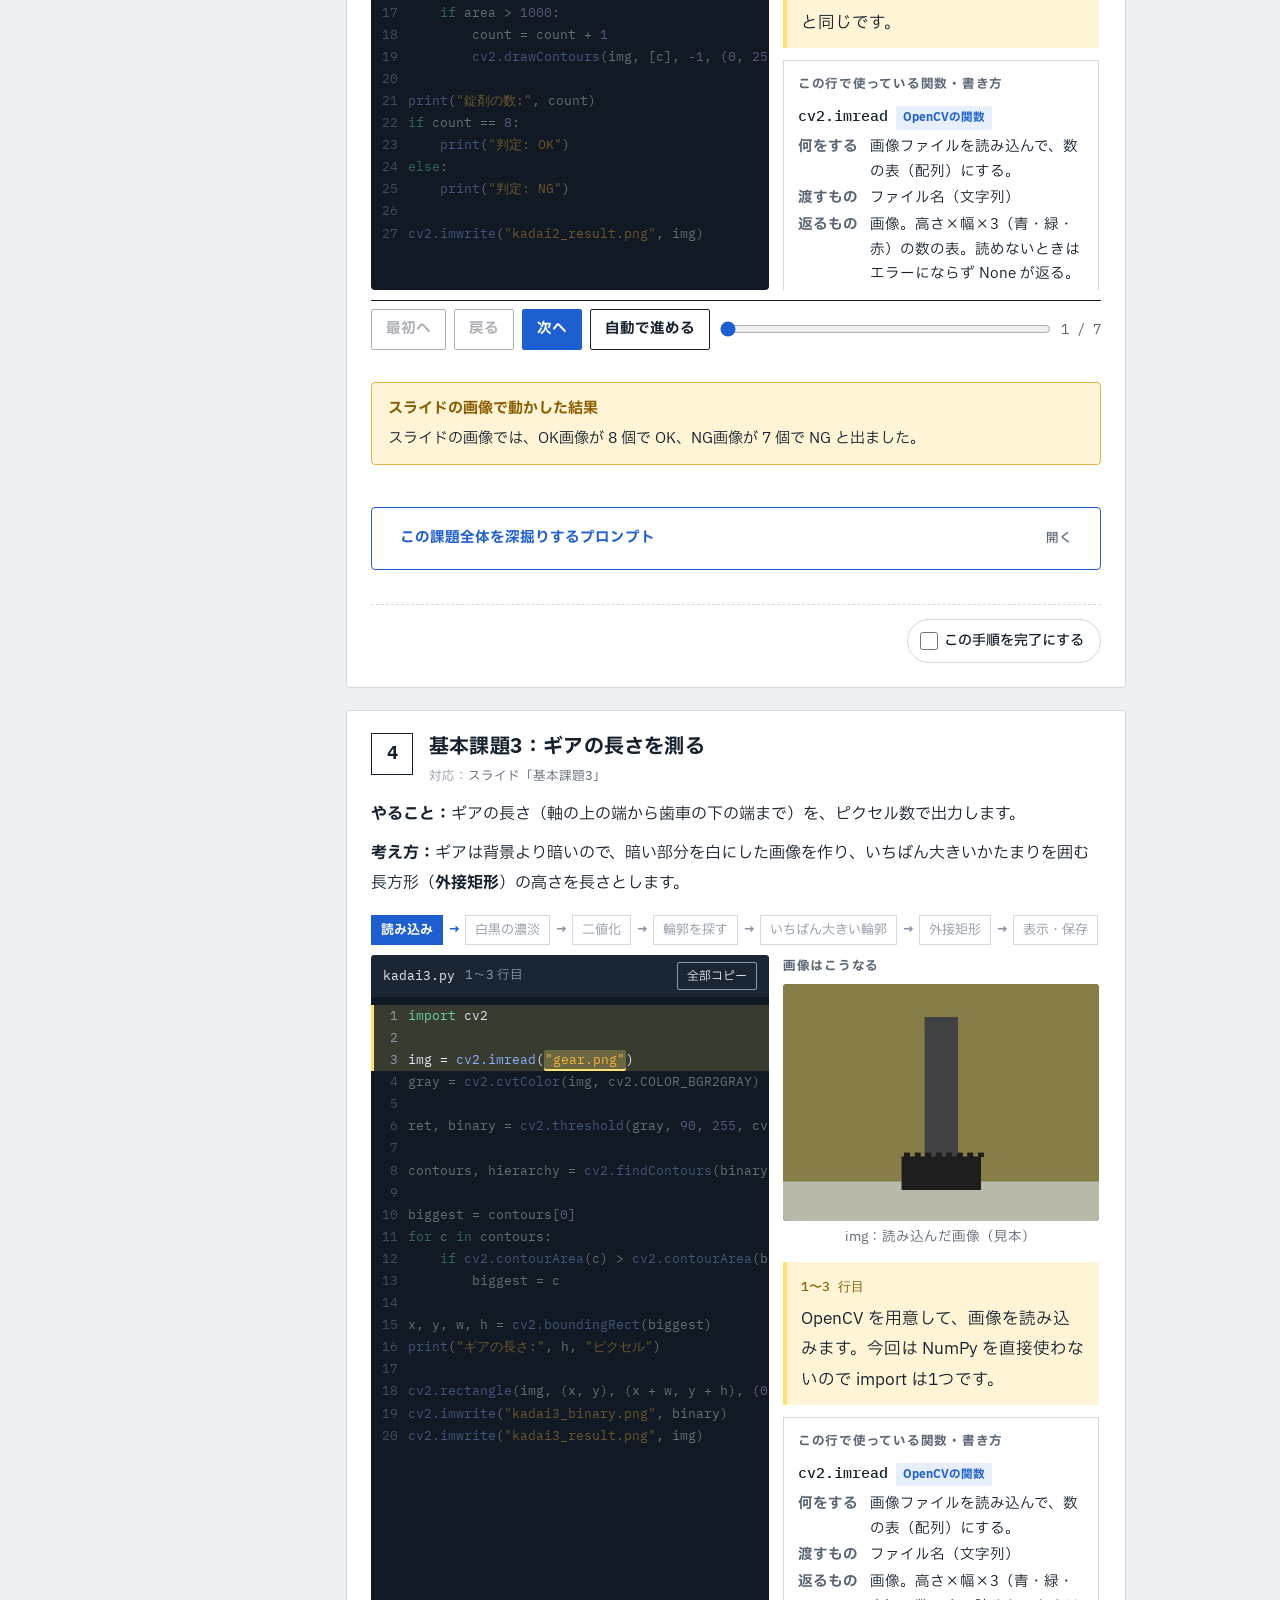
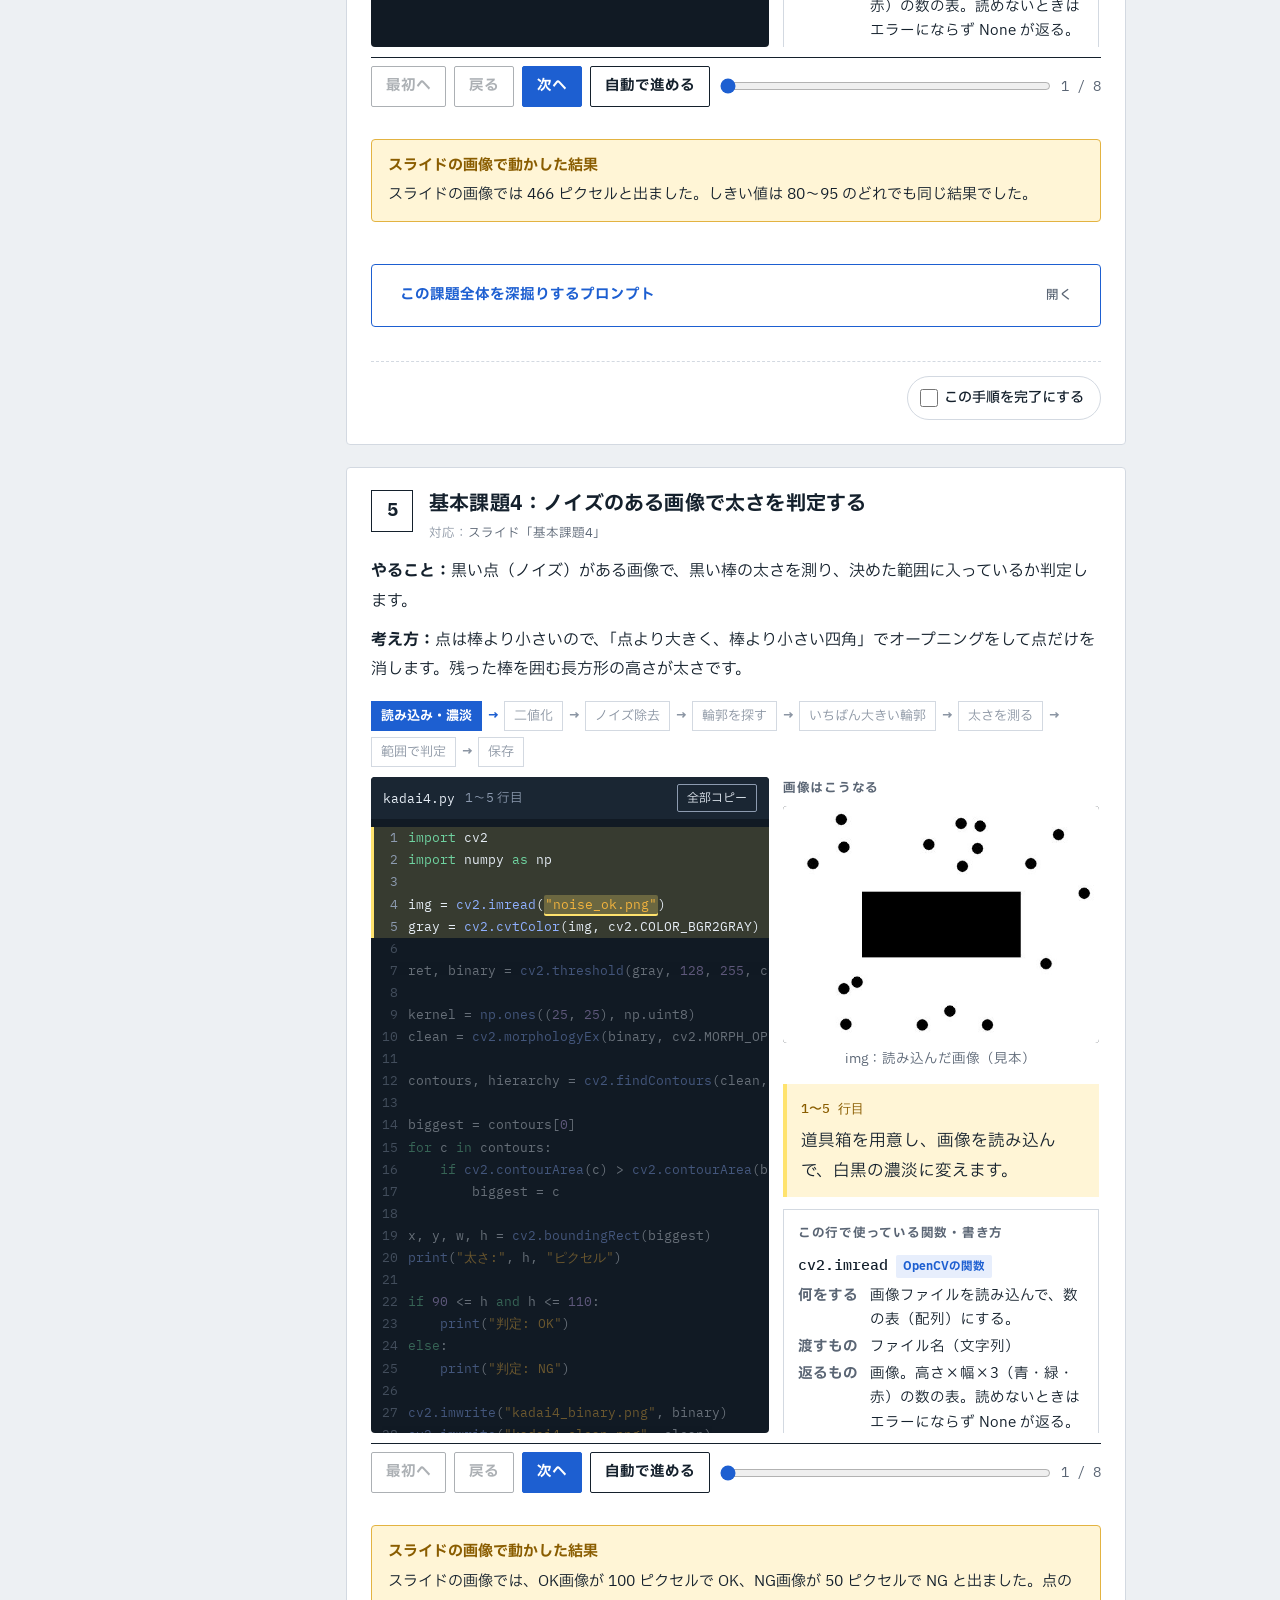
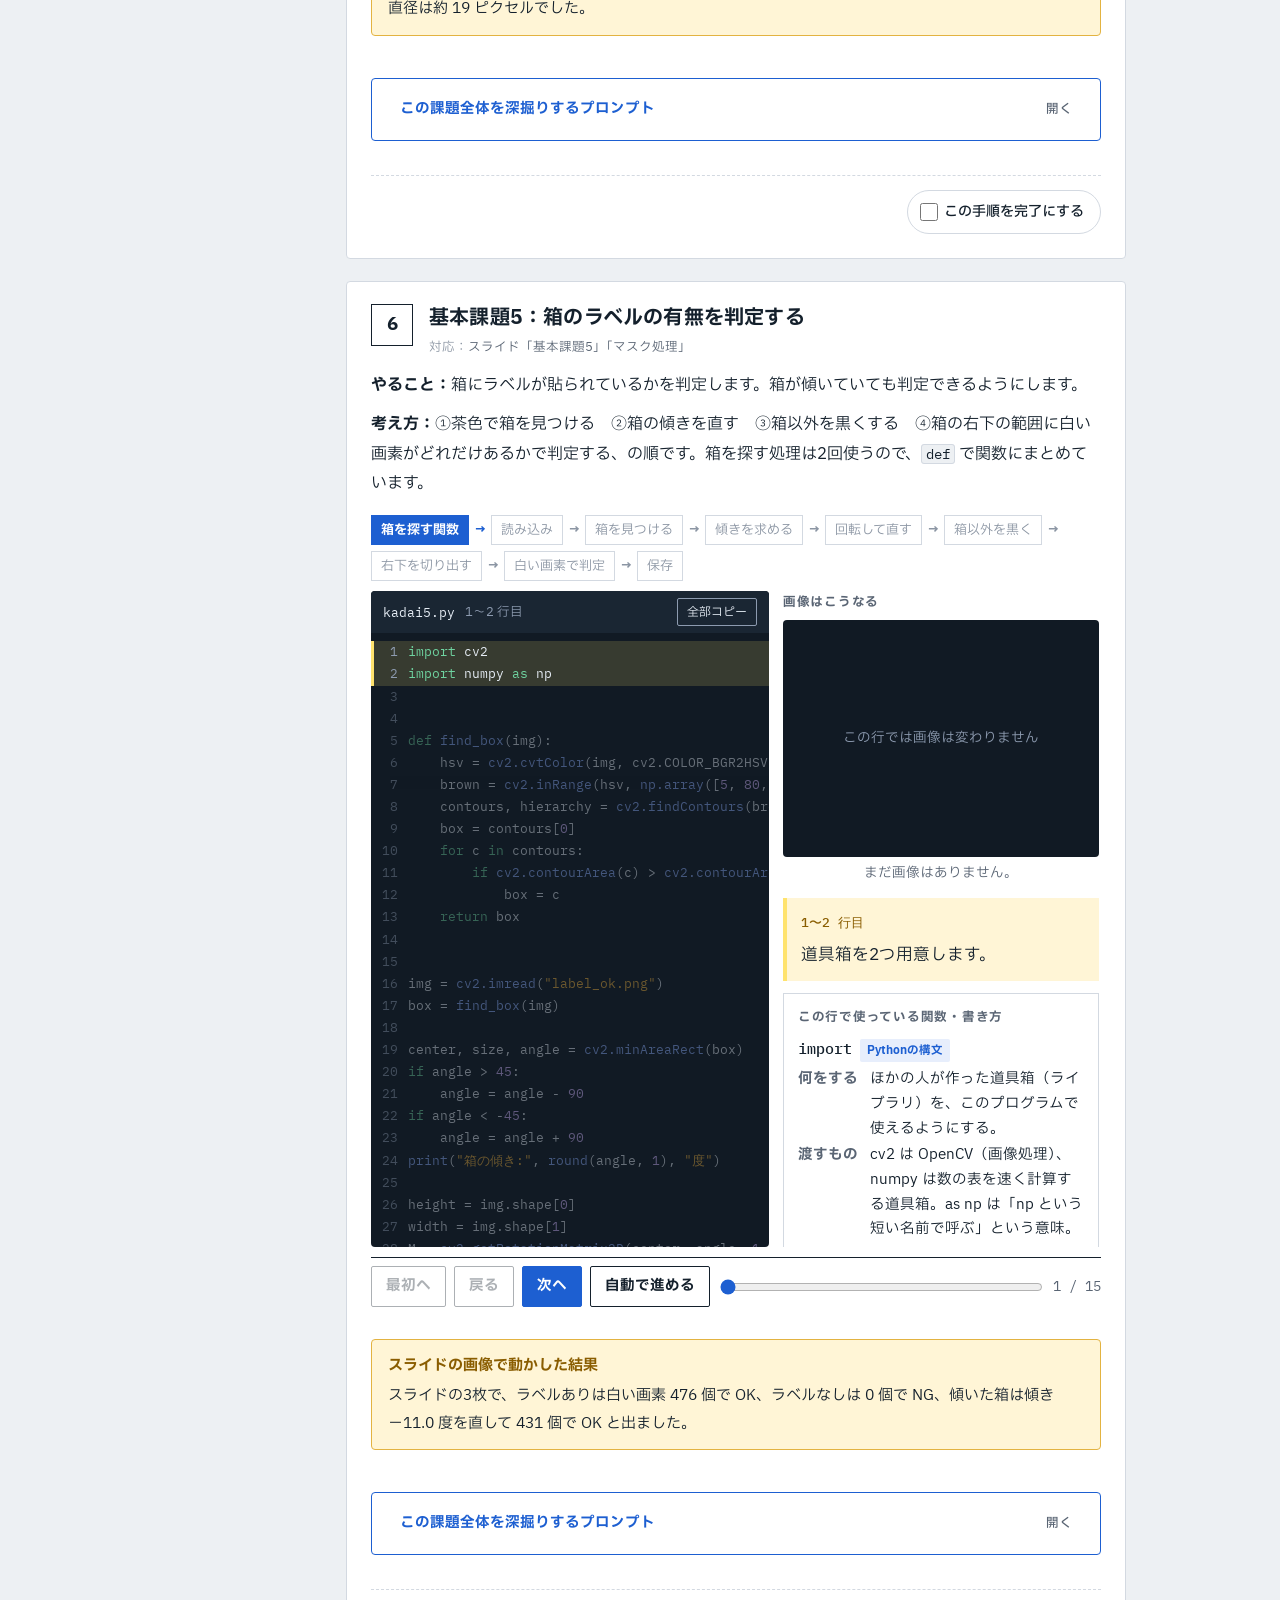
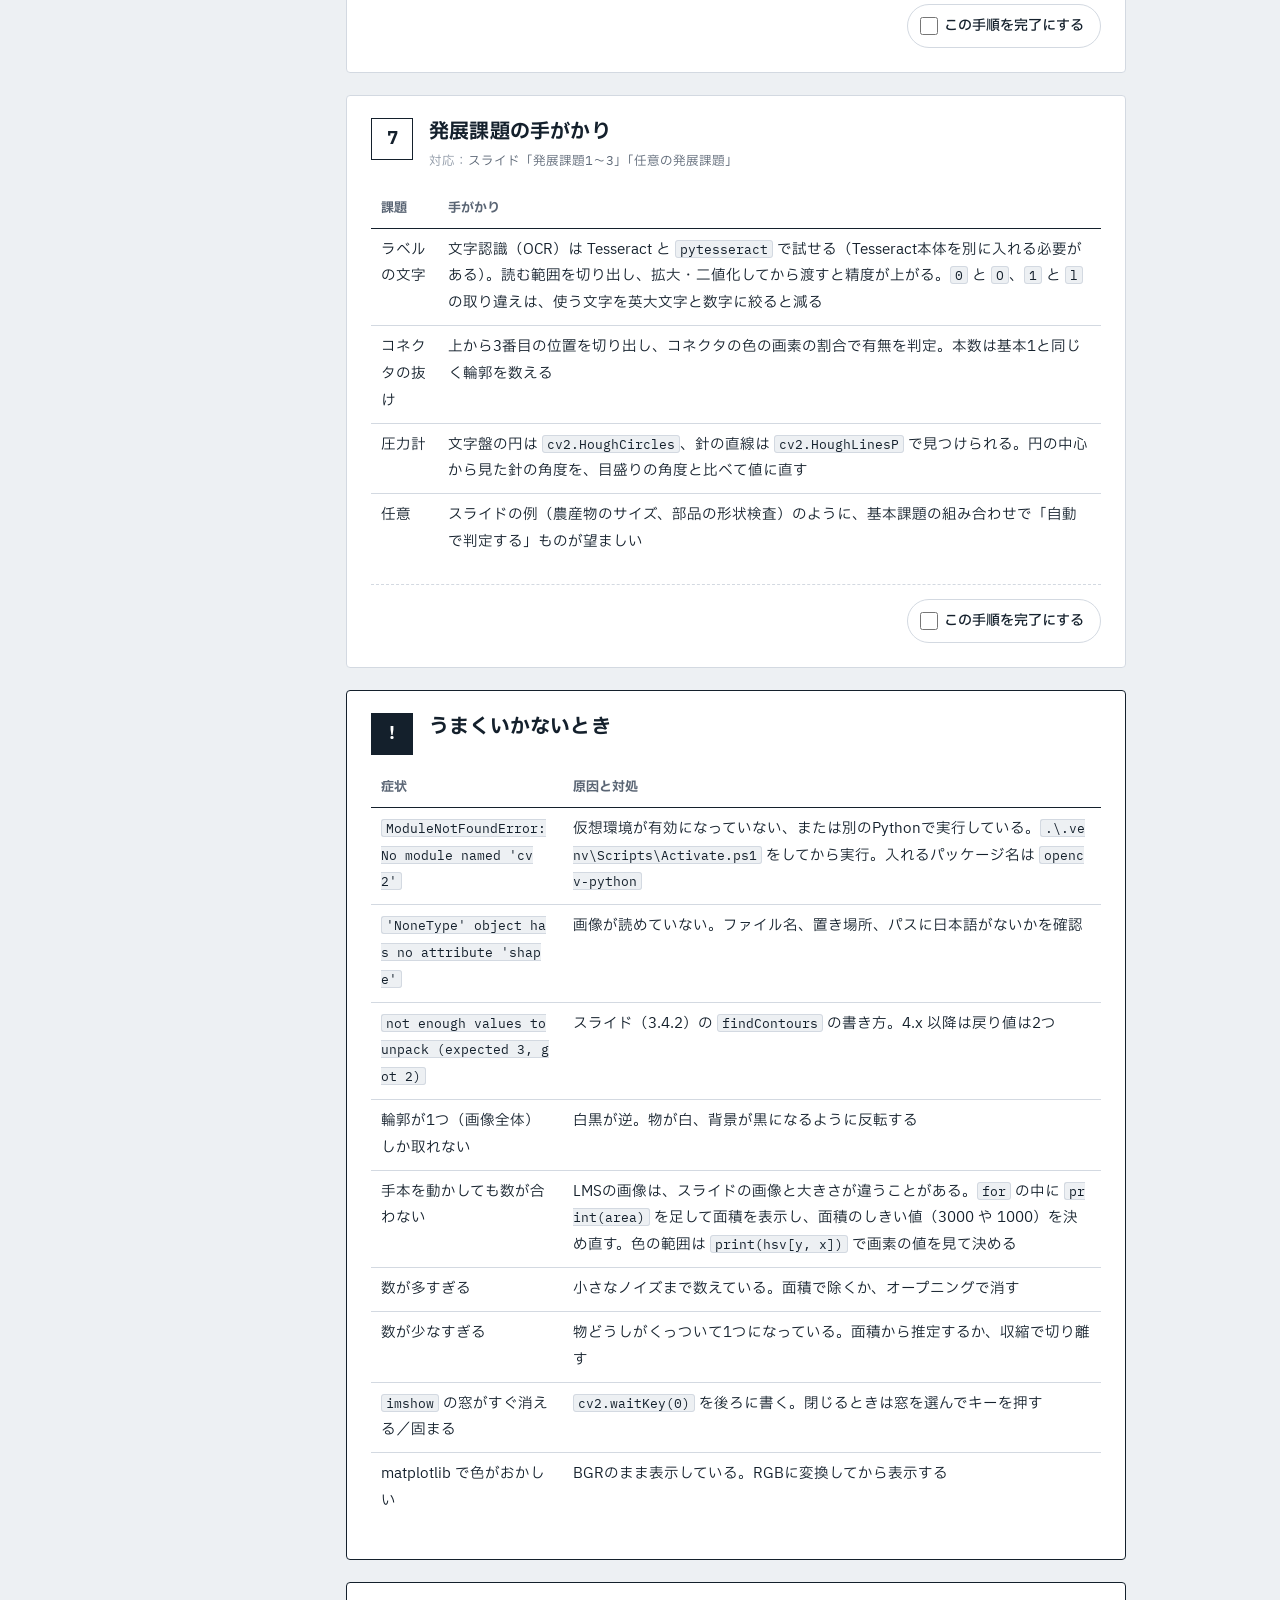
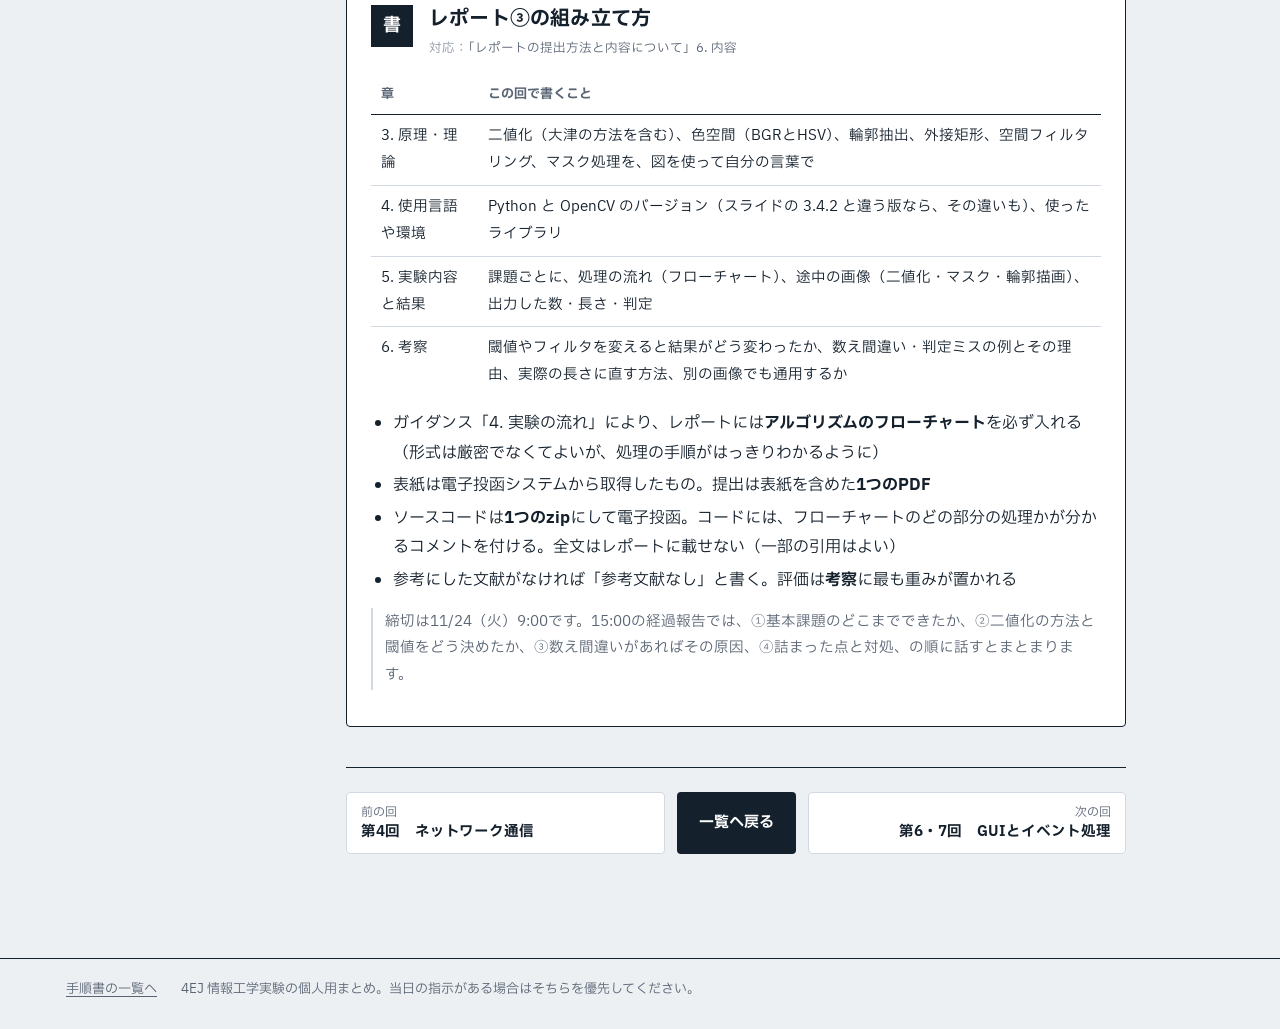
<file: lab5.html>
<!DOCTYPE html>
<html lang="ja">
<head>
<meta charset="utf-8">
<meta name="viewport" content="width=device-width, initial-scale=1, viewport-fit=cover">
<title>第5回 コンピュータグラフィックス｜情報工学実験 手順書</title>
<meta name="description" content="OpenCV（Python）で画像から数える・測る・判定する課題の、環境構築・考え方・ヒント。">
<meta name="theme-color" content="#14202C">
<link rel="preconnect" href="https://fonts.googleapis.com"><link rel="preconnect" href="https://fonts.gstatic.com" crossorigin>
<link href="https://fonts.googleapis.com/css2?family=IBM+Plex+Mono:wght@400;500&family=IBM+Plex+Sans+JP:wght@400;500;700&display=swap" rel="stylesheet">
<link rel="stylesheet" href="assets/style.css?v=20261117b">
</head>
<body data-lab="lab5" data-label-win="自分のPCのPowerShell">
<a class="skip" href="#content">本文へ移動</a>
<header class="topbar"><div class="topbar-in">
  <a class="back" href="./">一覧へ戻る</a>
  <a class="brand brand-sub" href="./"><span class="brand-mark" aria-hidden="true"></span>情報工学実験 手順書</a>
  <div class="top-right">
    <button class="theme-btn" id="theme-btn" type="button">表示切替</button>
  </div>
</div></header>
<div class="layout">
  <aside class="rail" aria-label="手順の目次"><div class="rail-in">
    <p class="rail-title">手順 <span class="rail-prog" id="prog-text" aria-live="polite"></span></p>
    <div class="prog-track rail-track"><div class="prog-fill" id="prog-fill"></div></div>
    <ol id="toc"></ol>
    <ul class="rail-extra"><li><a href="#mission">今回の課題</a></li><li><a href="#trouble">うまくいかないとき</a></li><li><a href="#report">レポートの組み立て方</a></li></ul>
  </div></aside>
  <main id="content">
<nav class="crumb" aria-label="現在の位置"><a href="./">手順書の一覧</a><span aria-hidden="true">／</span><span>第5回　コンピュータグラフィックス</span></nav>
<section class="tb" aria-label="この回の概要">
  <div class="tb-no"><span class="tb-k">回</span><span class="tb-num">05</span></div>
  <div class="tb-title"><span class="tb-k">題目</span><h1>コンピュータグラフィックス</h1></div>
  <div class="tb-date"><span class="tb-k">実施日</span>2026年11月17日（火）</div>
  <div class="tb-rep"><span class="tb-k">レポート</span>レポート③　11/24（火）9:00 締切</div>
  <div class="tb-sum"><span class="tb-k">この回でやること</span>OpenCVで、ひよこの数、錠剤のOK・NG、ギアの長さ、ノイズのある物の太さ、箱のラベルの有無を、画像から自動で求める。二値化・輪郭抽出・フィルタ・マスク処理を組み合わせる。</div>
</section>
<section class="files" id="files">
  <h2 class="sec">配布資料</h2>
  <ul class="file-list">
    <li class="file"><span class="ftype zip" aria-hidden="true">ZIP</span><div><a class="fname" href="files/lab5/lab5_programs.zip" download>lab5_programs.zip</a><span class="fdesc">手本のプログラム5本（kadai1.py〜kadai5.py）、動かし方（README.txt）、動作確認用の見本画像。各手順の中にも同じコードを載せています</span></div><div class="factions"><span class="fsize">59 KB</span><a class="fbtn primary" href="files/lab5/lab5_programs.zip" download>ダウンロード</a></div></li>
  </ul>
  <p class="files-note">スライドと課題の画像はLMSから取得してください（スライドは OpenCV 3.4.2 の書き方です。このページは今 pip で入る 5.0 に合わせています）。上の zip はこのページ用に作った手本で、中の見本画像も授業の画像ではありません。このページは、その内容を自分用に解説したものです。</p>
</section>
<details class="toc-inline"><summary>手順の一覧</summary><ol id="toc-inline"></ol></details>

<section class="panel" id="intro">
  <h2 class="sec">この手順書の使い方</h2>
  <ul>
    <li>OpenCV（Python）で画像を処理し、「ひよこの数を数える」「錠剤がそろっているか判定する」など、画像から自動で数えたり判定したりする回です。レポート③の対象です。</li>
    <li>手順2〜6に、基本課題1〜5の<strong>手本のプログラム</strong>があります。「次へ」を押すと1ステップずつ進み、<span class="mark">光っている行</span>が何をしているか、どんな関数か、画像がどう変わるかが順に出ます。キーボードの ← → でも動きます。</li>
    <li>画像の上の<span class="mark">黄色いラベルと矢印</span>は、その行で注目する場所です。コードの中で黄色の下線が付いた所は、その行でいちばん大事な数や指定です。</li>
    <li>「この行を深掘りする質問」を開いて「コピー」を押すと、その行のコード付きの質問文がコピーされます。Claude などに貼り付けて聞けます。</li>
    <li>右側に出る画像は、説明のために作った<strong>見本の絵</strong>です。面積や長さの数字も見本でのものです。スライドの画像で動かした結果は、各手順の下に書いてあります。</li>
    <li>プログラムのファイル名（<code class="i">hiyoko.png</code> など）は仮のものです。LMSから取った画像の名前に合わせて <code class="i">cv2.imread("…")</code> の中を書き換えてください。</li>
    <li>手本は答えの一例です。ガイダンスのとおり、他人のプログラムをそのまま出すと評定が0点になります。各行を自分の言葉で説明できるようにしてから使ってください。</li>
  </ul>
  <div class="legend">
    <span class="where w-win">自分のPCのPowerShell</span>
  </div>
</section>

<section class="panel" id="mission">
  <h2 class="sec">今回の課題</h2>
  <p class="note">スライド「本日の課題」より。画像はLMSで配布されます。</p>
  <div class="tbl"><table>
    <thead><tr><th>区分</th><th>内容</th><th>手本</th><th>手順</th></tr></thead>
    <tbody>
      <tr><td>基本1</td><td>カタログ画像の中のひよこの数を数える</td><td><code class="i">kadai1.py</code></td><td>2</td></tr>
      <tr><td>基本2</td><td>PTPシートの錠剤を数え、8個ならOK、それ以外はNGと判定する</td><td><code class="i">kadai2.py</code></td><td>3</td></tr>
      <tr><td>基本3</td><td>ギアの長さ（ピクセル）を求める</td><td><code class="i">kadai3.py</code></td><td>4</td></tr>
      <tr><td>基本4</td><td>ノイズのある画像で物体の太さを測り、決めた範囲に入っているか判定する</td><td><code class="i">kadai4.py</code></td><td>5</td></tr>
      <tr><td>基本5</td><td>箱にラベルが貼られているかを判定する（箱の傾きの補正も）</td><td><code class="i">kadai5.py</code></td><td>6</td></tr>
      <tr><td>発展</td><td>ラベルの文字の読み取り／コネクタの抜け／圧力計のOK・NG／自分で選んだ画像処理</td><td>—</td><td>7</td></tr>
    </tbody>
  </table></div>
</section>

<section class="step extra" id="s1" data-title="PythonとOpenCVを入れる">
  <div class="step-head"><div class="num">1</div><div><h2>PythonとOpenCVを入れる</h2><span class="xtag">補足</span></div><label class="done-toggle"><input type="checkbox"><span>完了</span></label></div>
  <p>スライドに環境の指定はないので、自分のPCで動かす方法を書きます。作業用のフォルダを作り、その中に仮想環境（venv）を作って入れます。</p>
  <div class="code" data-where="win"><pre>mkdir $HOME\cg; cd $HOME\cg
py -m venv .venv
.\.venv\Scripts\Activate.ps1
pip install opencv-python numpy matplotlib
python -c "import cv2; print(cv2.__version__)"</pre><pre class="out">（1〜3行目は何も表示されない。3行目のあと、プロンプトの先頭に (.venv) が付く）
(.venv) PS C:\Users\あなた\cg&gt; pip install opencv-python numpy matplotlib
Collecting opencv-python
  Downloading opencv_python-5.0.0.93-cp37-abi3-win_amd64.whl (39.6 MB)
…
Successfully installed contourpy-1.3.3 cycler-0.12.1 fonttools-4.60.1 kiwisolver-1.4.9 matplotlib-3.11.2 numpy-2.5.4 opencv-python-5.0.0.93 …
(.venv) PS C:\Users\あなた\cg&gt; python -c "import cv2; print(cv2.__version__)"
5.0.0</pre></div>
  <p class="why">最後の行でバージョン（<code class="i">5.0.0</code> や 4.x）が出れば準備完了です。<code class="i">Activate.ps1</code> で「スクリプトの実行が無効」と出る場合は、<code class="i">Set-ExecutionPolicy -Scope CurrentUser RemoteSigned</code> を1回実行してから、もう一度試してください。第1回のサーバで動かすこともできますが、画面に画像を出す <code class="i">cv2.imshow</code> がSSH越しでは使えないので、結果は <code class="i">cv2.imwrite</code> でファイルに保存して確認することになります。</p>
</section>

<section class="step" id="s2" data-title="基本1：ひよこを数える">
  <div class="step-head"><div class="num">2</div><div><h2>基本課題1：ひよこを数える</h2><span class="slide">スライド「基本課題1」</span></div><label class="done-toggle"><input type="checkbox"><span>完了</span></label></div>
  <p><strong>やること：</strong>画像の中のひよこの数を数えます。黄色のひよこと白いひよこがいて、大きさも違います。</p>
  <p><strong>考え方：</strong>ひよこの色の画素だけを白にした画像（<strong>マスク</strong>）を作り、白いかたまりの数を数えます。</p>
  <div class="sx" data-task="k1"><p class="why">ここに、プログラムを1行ずつ進めて読む解説が表示されます（JavaScript が必要です）。プログラムは上の zip にも入っています。</p></div>
</section>

<section class="step" id="s3" data-title="基本2：錠剤のOK・NG">
  <div class="step-head"><div class="num">3</div><div><h2>基本課題2：錠剤のOK・NGを判定する</h2><span class="slide">スライド「基本課題2」</span></div><label class="done-toggle"><input type="checkbox"><span>完了</span></label></div>
  <p><strong>やること：</strong>PTPシートの錠剤を数えて、8個なら OK、それ以外は NG と表示します。</p>
  <p><strong>考え方：</strong>錠剤のピンク色だけを取り出して数えます。課題1と同じ流れに、判定の <code class="i">if</code> を足します。</p>
  <div class="sx" data-task="k2"><p class="why">ここに、プログラムを1行ずつ進めて読む解説が表示されます（JavaScript が必要です）。プログラムは上の zip にも入っています。</p></div>
</section>

<section class="step" id="s4" data-title="基本3：ギアの長さ">
  <div class="step-head"><div class="num">4</div><div><h2>基本課題3：ギアの長さを測る</h2><span class="slide">スライド「基本課題3」</span></div><label class="done-toggle"><input type="checkbox"><span>完了</span></label></div>
  <p><strong>やること：</strong>ギアの長さ（軸の上の端から歯車の下の端まで）を、ピクセル数で出力します。</p>
  <p><strong>考え方：</strong>ギアは背景より暗いので、暗い部分を白にした画像を作り、いちばん大きいかたまりを囲む長方形（<strong>外接矩形</strong>）の高さを長さとします。</p>
  <div class="sx" data-task="k3"><p class="why">ここに、プログラムを1行ずつ進めて読む解説が表示されます（JavaScript が必要です）。プログラムは上の zip にも入っています。</p></div>
</section>

<section class="step" id="s5" data-title="基本4：ノイズの中の太さ">
  <div class="step-head"><div class="num">5</div><div><h2>基本課題4：ノイズのある画像で太さを判定する</h2><span class="slide">スライド「基本課題4」</span></div><label class="done-toggle"><input type="checkbox"><span>完了</span></label></div>
  <p><strong>やること：</strong>黒い点（ノイズ）がある画像で、黒い棒の太さを測り、決めた範囲に入っているか判定します。</p>
  <p><strong>考え方：</strong>点は棒より小さいので、「点より大きく、棒より小さい四角」でオープニングをして点だけを消します。残った棒を囲む長方形の高さが太さです。</p>
  <div class="sx" data-task="k4"><p class="why">ここに、プログラムを1行ずつ進めて読む解説が表示されます（JavaScript が必要です）。プログラムは上の zip にも入っています。</p></div>
</section>

<section class="step" id="s6" data-title="基本5：ラベルの有無と傾き">
  <div class="step-head"><div class="num">6</div><div><h2>基本課題5：箱のラベルの有無を判定する</h2><span class="slide">スライド「基本課題5」「マスク処理」</span></div><label class="done-toggle"><input type="checkbox"><span>完了</span></label></div>
  <p><strong>やること：</strong>箱にラベルが貼られているかを判定します。箱が傾いていても判定できるようにします。</p>
  <p><strong>考え方：</strong>①茶色で箱を見つける　②箱の傾きを直す　③箱以外を黒くする　④箱の右下の範囲に白い画素がどれだけあるかで判定する、の順です。箱を探す処理は2回使うので、<code class="i">def</code> で関数にまとめています。</p>
  <div class="sx" data-task="k5"><p class="why">ここに、プログラムを1行ずつ進めて読む解説が表示されます（JavaScript が必要です）。プログラムは上の zip にも入っています。</p></div>
</section>

<section class="step" id="s7" data-title="発展課題の手がかり">
  <div class="step-head"><div class="num">7</div><div><h2>発展課題の手がかり</h2><span class="slide">スライド「発展課題1〜3」「任意の発展課題」</span></div><label class="done-toggle"><input type="checkbox"><span>完了</span></label></div>
  <div class="tbl"><table>
    <thead><tr><th>課題</th><th>手がかり</th></tr></thead>
    <tbody>
      <tr><td>ラベルの文字</td><td>文字認識（OCR）は Tesseract と <code class="i">pytesseract</code> で試せる（Tesseract本体を別に入れる必要がある）。読む範囲を切り出し、拡大・二値化してから渡すと精度が上がる。<code class="i">0</code> と <code class="i">O</code>、<code class="i">1</code> と <code class="i">l</code> の取り違えは、使う文字を英大文字と数字に絞ると減る</td></tr>
      <tr><td>コネクタの抜け</td><td>上から3番目の位置を切り出し、コネクタの色の画素の割合で有無を判定。本数は基本1と同じく輪郭を数える</td></tr>
      <tr><td>圧力計</td><td>文字盤の円は <code class="i">cv2.HoughCircles</code>、針の直線は <code class="i">cv2.HoughLinesP</code> で見つけられる。円の中心から見た針の角度を、目盛りの角度と比べて値に直す</td></tr>
      <tr><td>任意</td><td>スライドの例（農産物のサイズ、部品の形状検査）のように、基本課題の組み合わせで「自動で判定する」ものが望ましい</td></tr>
    </tbody>
  </table></div>
</section>

<section class="step special" id="trouble" data-notoc>
  <div class="step-head"><div class="num">!</div><div><h2>うまくいかないとき</h2></div></div>
  <div class="tbl"><table>
    <thead><tr><th>症状</th><th>原因と対処</th></tr></thead>
    <tbody>
      <tr><td><code class="i">ModuleNotFoundError: No module named 'cv2'</code></td><td>仮想環境が有効になっていない、または別のPythonで実行している。<code class="i">.\.venv\Scripts\Activate.ps1</code> をしてから実行。入れるパッケージ名は <code class="i">opencv-python</code></td></tr>
      <tr><td><code class="i">'NoneType' object has no attribute 'shape'</code></td><td>画像が読めていない。ファイル名、置き場所、パスに日本語がないかを確認</td></tr>
      <tr><td><code class="i">not enough values to unpack (expected 3, got 2)</code></td><td>スライド（3.4.2）の <code class="i">findContours</code> の書き方。4.x 以降は戻り値は2つ</td></tr>
      <tr><td>輪郭が1つ（画像全体）しか取れない</td><td>白黒が逆。物が白、背景が黒になるように反転する</td></tr>
      <tr><td>手本を動かしても数が合わない</td><td>LMSの画像は、スライドの画像と大きさが違うことがある。<code class="i">for</code> の中に <code class="i">print(area)</code> を足して面積を表示し、面積のしきい値（3000 や 1000）を決め直す。色の範囲は <code class="i">print(hsv[y, x])</code> で画素の値を見て決める</td></tr>
      <tr><td>数が多すぎる</td><td>小さなノイズまで数えている。面積で除くか、オープニングで消す</td></tr>
      <tr><td>数が少なすぎる</td><td>物どうしがくっついて1つになっている。面積から推定するか、収縮で切り離す</td></tr>
      <tr><td><code class="i">imshow</code> の窓がすぐ消える／固まる</td><td><code class="i">cv2.waitKey(0)</code> を後ろに書く。閉じるときは窓を選んでキーを押す</td></tr>
      <tr><td>matplotlib で色がおかしい</td><td>BGRのまま表示している。RGBに変換してから表示する</td></tr>
    </tbody>
  </table></div>
</section>

<section class="step special" id="report" data-notoc>
  <div class="step-head"><div class="num">書</div><div><h2>レポート③の組み立て方</h2><span class="slide">「レポートの提出方法と内容について」6. 内容</span></div></div>
  <div class="tbl"><table>
    <thead><tr><th>章</th><th>この回で書くこと</th></tr></thead>
    <tbody>
      <tr><td>3. 原理・理論</td><td>二値化（大津の方法を含む）、色空間（BGRとHSV）、輪郭抽出、外接矩形、空間フィルタリング、マスク処理を、図を使って自分の言葉で</td></tr>
      <tr><td>4. 使用言語や環境</td><td>Python と OpenCV のバージョン（スライドの 3.4.2 と違う版なら、その違いも）、使ったライブラリ</td></tr>
      <tr><td>5. 実験内容と結果</td><td>課題ごとに、処理の流れ（フローチャート）、途中の画像（二値化・マスク・輪郭描画）、出力した数・長さ・判定</td></tr>
      <tr><td>6. 考察</td><td>閾値やフィルタを変えると結果がどう変わったか、数え間違い・判定ミスの例とその理由、実際の長さに直す方法、別の画像でも通用するか</td></tr>
    </tbody>
  </table></div>
  <ul>
    <li>ガイダンス「4. 実験の流れ」により、レポートには<strong>アルゴリズムのフローチャート</strong>を必ず入れる（形式は厳密でなくてよいが、処理の手順がはっきりわかるように）</li>
    <li>表紙は電子投函システムから取得したもの。提出は表紙を含めた<strong>1つのPDF</strong></li>
    <li>ソースコードは<strong>1つのzip</strong>にして電子投函。コードには、フローチャートのどの部分の処理かが分かるコメントを付ける。全文はレポートに載せない（一部の引用はよい）</li>
    <li>参考にした文献がなければ「参考文献なし」と書く。評価は<strong>考察</strong>に最も重みが置かれる</li>
  </ul>
  <p class="why">締切は11/24（火）9:00です。15:00の経過報告では、①基本課題のどこまでできたか、②二値化の方法と閾値をどう決めたか、③数え間違いがあればその原因、④詰まった点と対処、の順に話すとまとまります。</p>
</section>

<nav class="pager" aria-label="ほかの回へ">
  <a class="pager-item" href="lab4.html"><span class="pager-k">前の回</span>第4回　ネットワーク通信</a>
  <a class="pager-home" href="./">一覧へ戻る</a>
  <a class="pager-item" href="lab6.html"><span class="pager-k">次の回</span>第6・7回　GUIとイベント処理</a>
</nav>
  </main>
</div>
<footer class="site-foot"><div class="site-foot-in"><a href="./">手順書の一覧へ</a><span>4EJ 情報工学実験の個人用まとめ。当日の指示がある場合はそちらを優先してください。</span></div></footer>
<script src="assets/app.js?v=20261117b"></script>
<script src="assets/lab5-data.js?v=20261117b"></script>
<script src="assets/stepper.js?v=20261117b"></script>
</body>
</html>
</file>
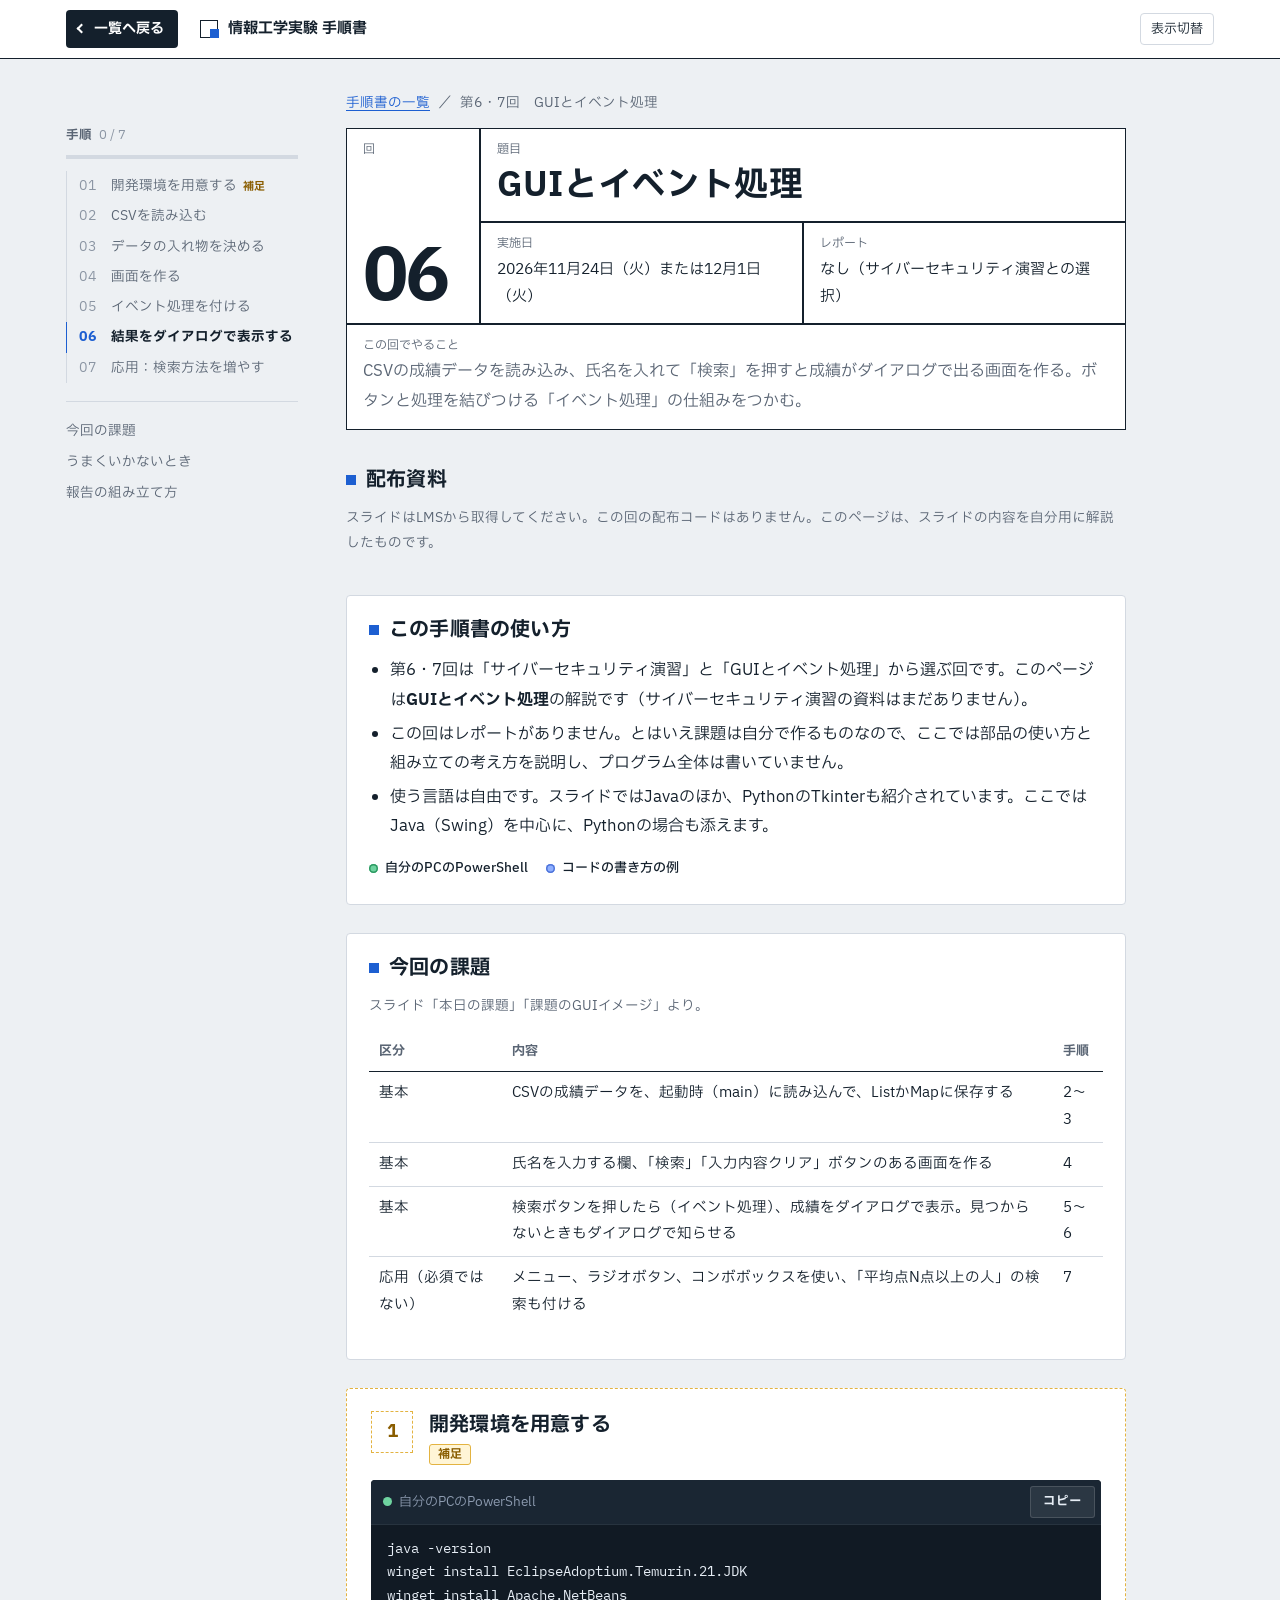
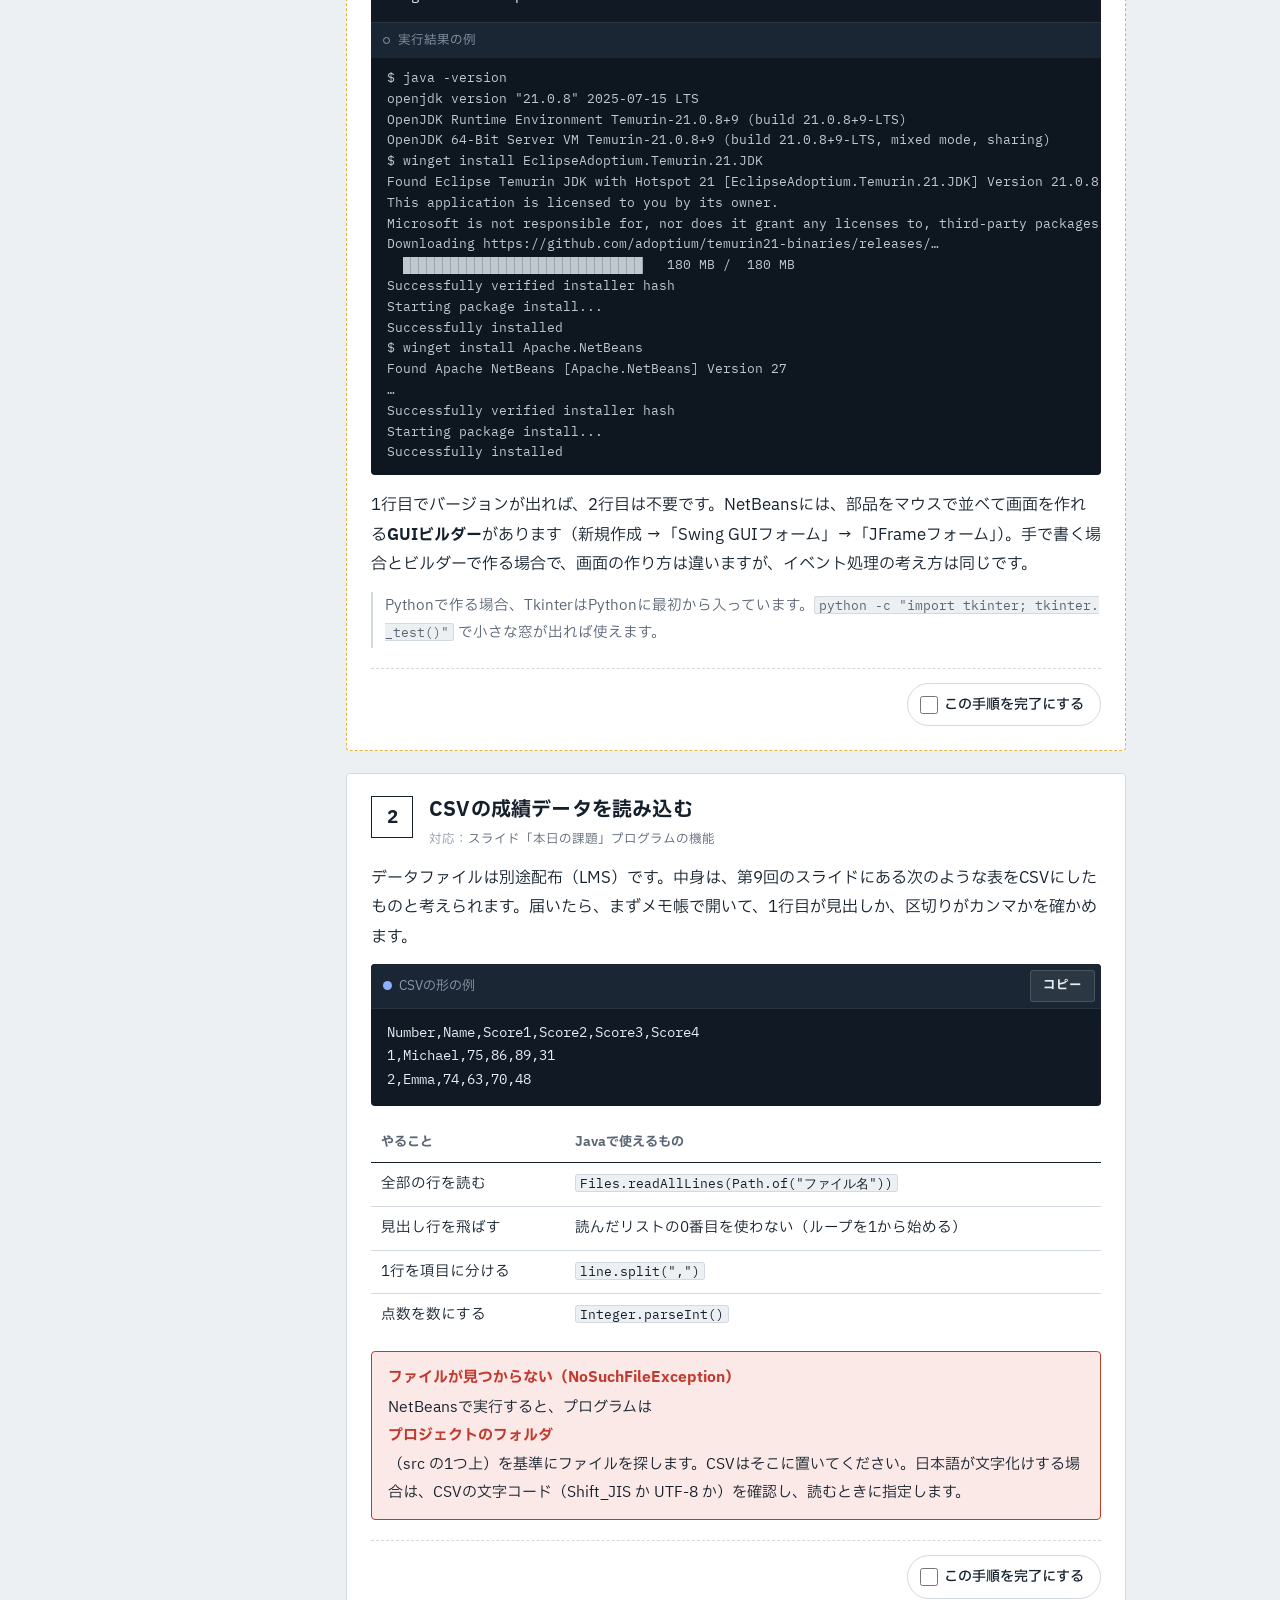
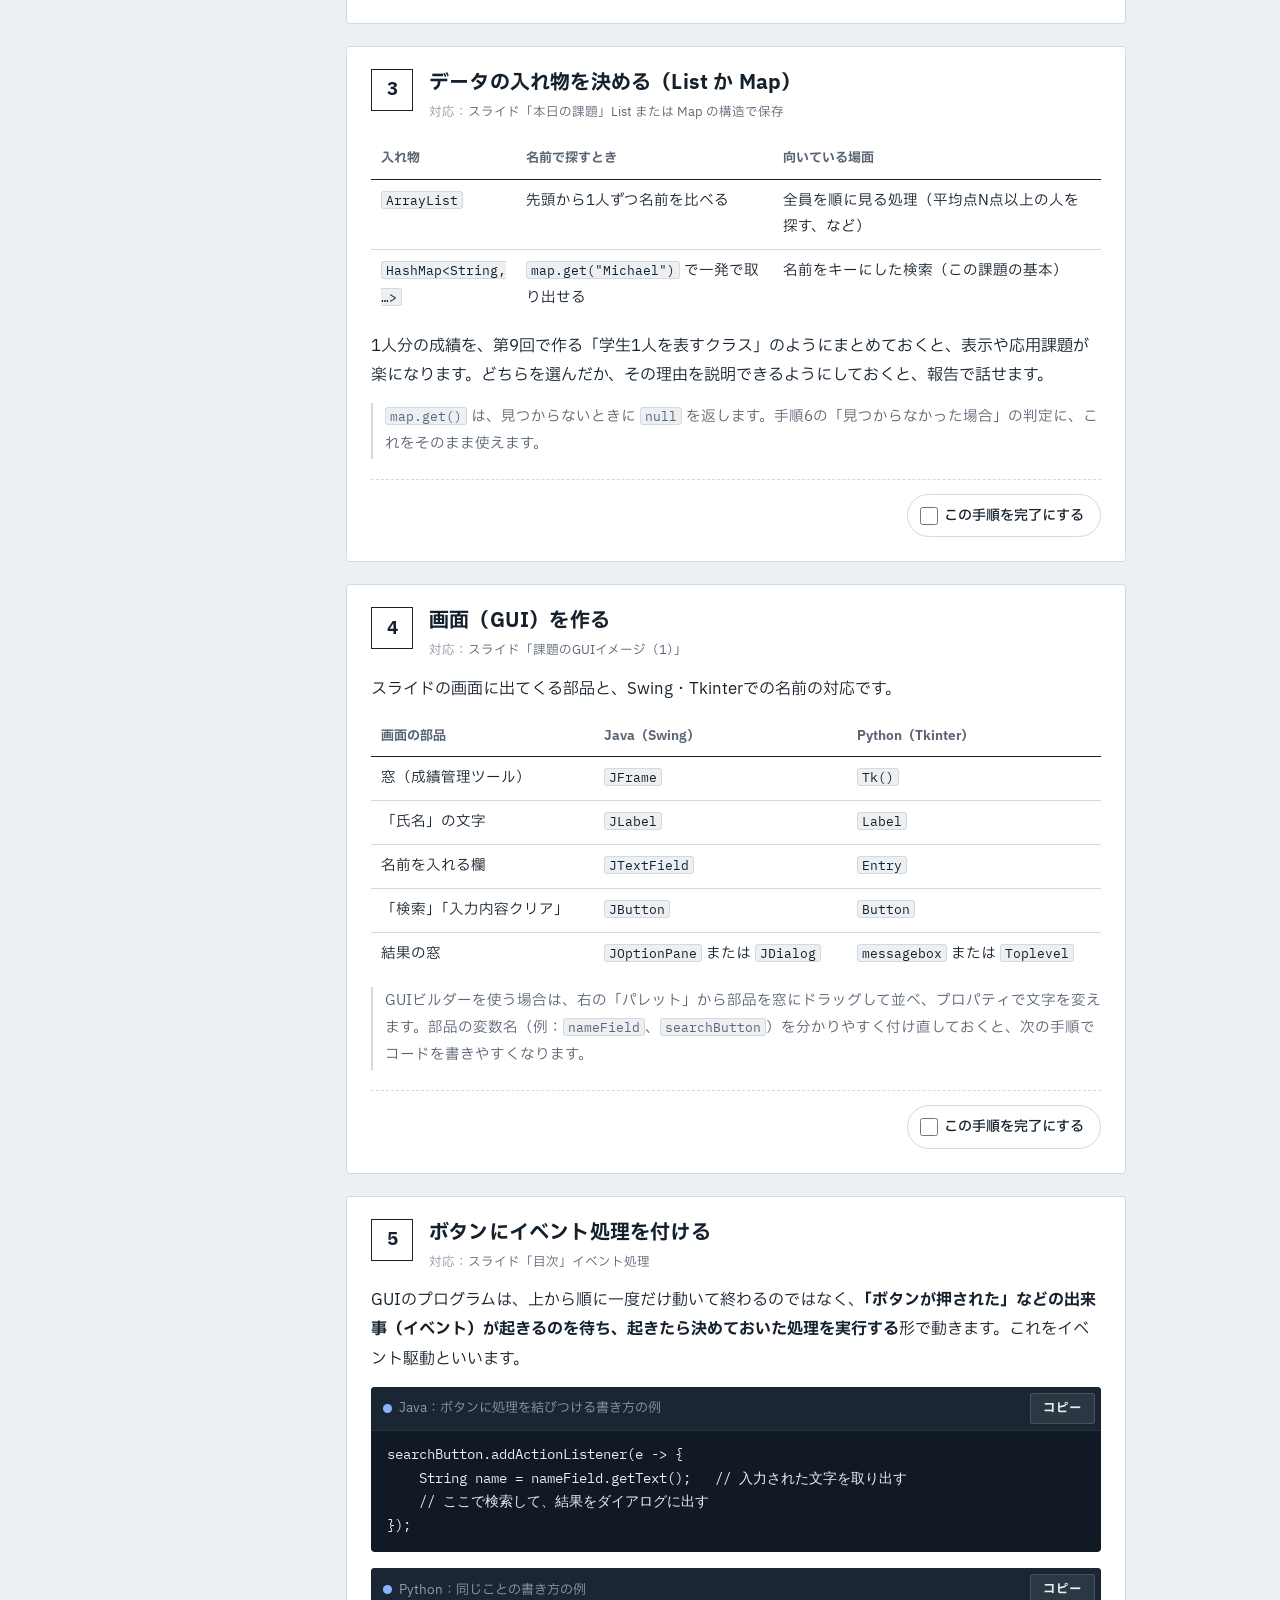
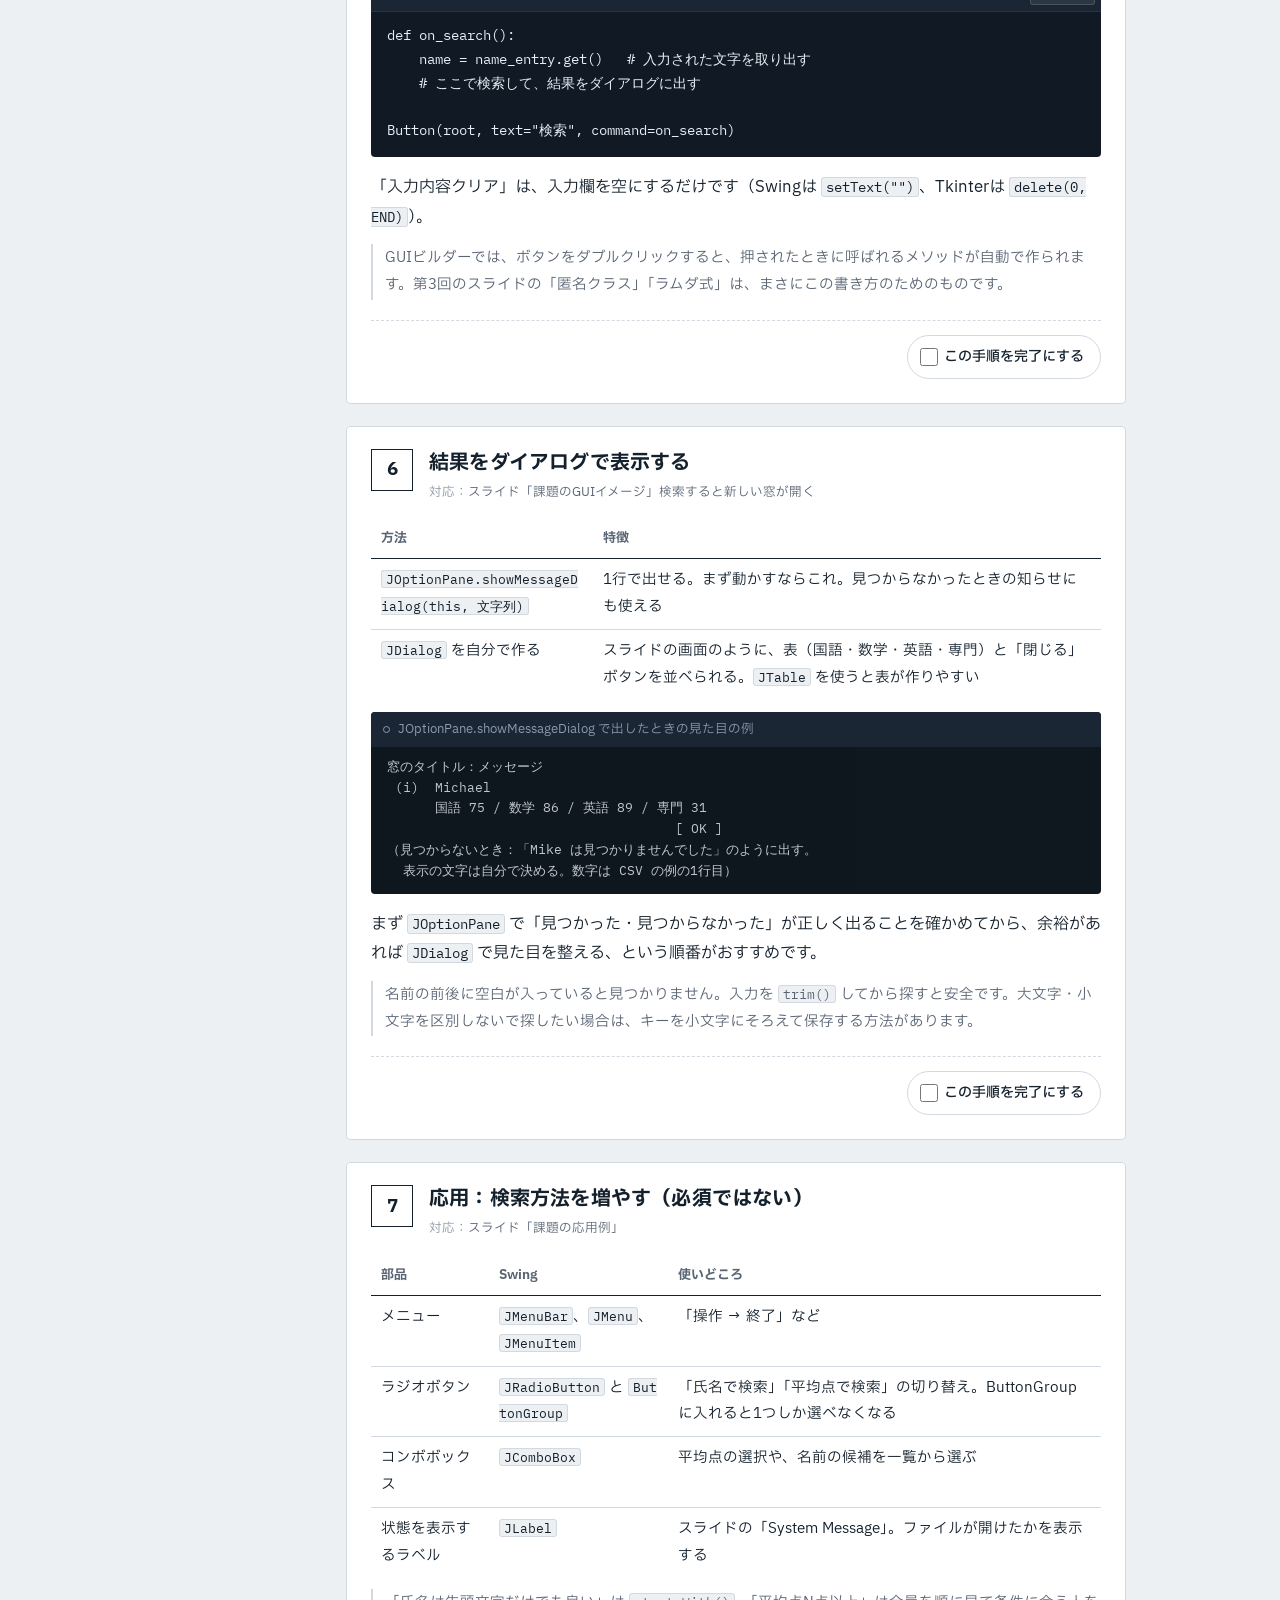
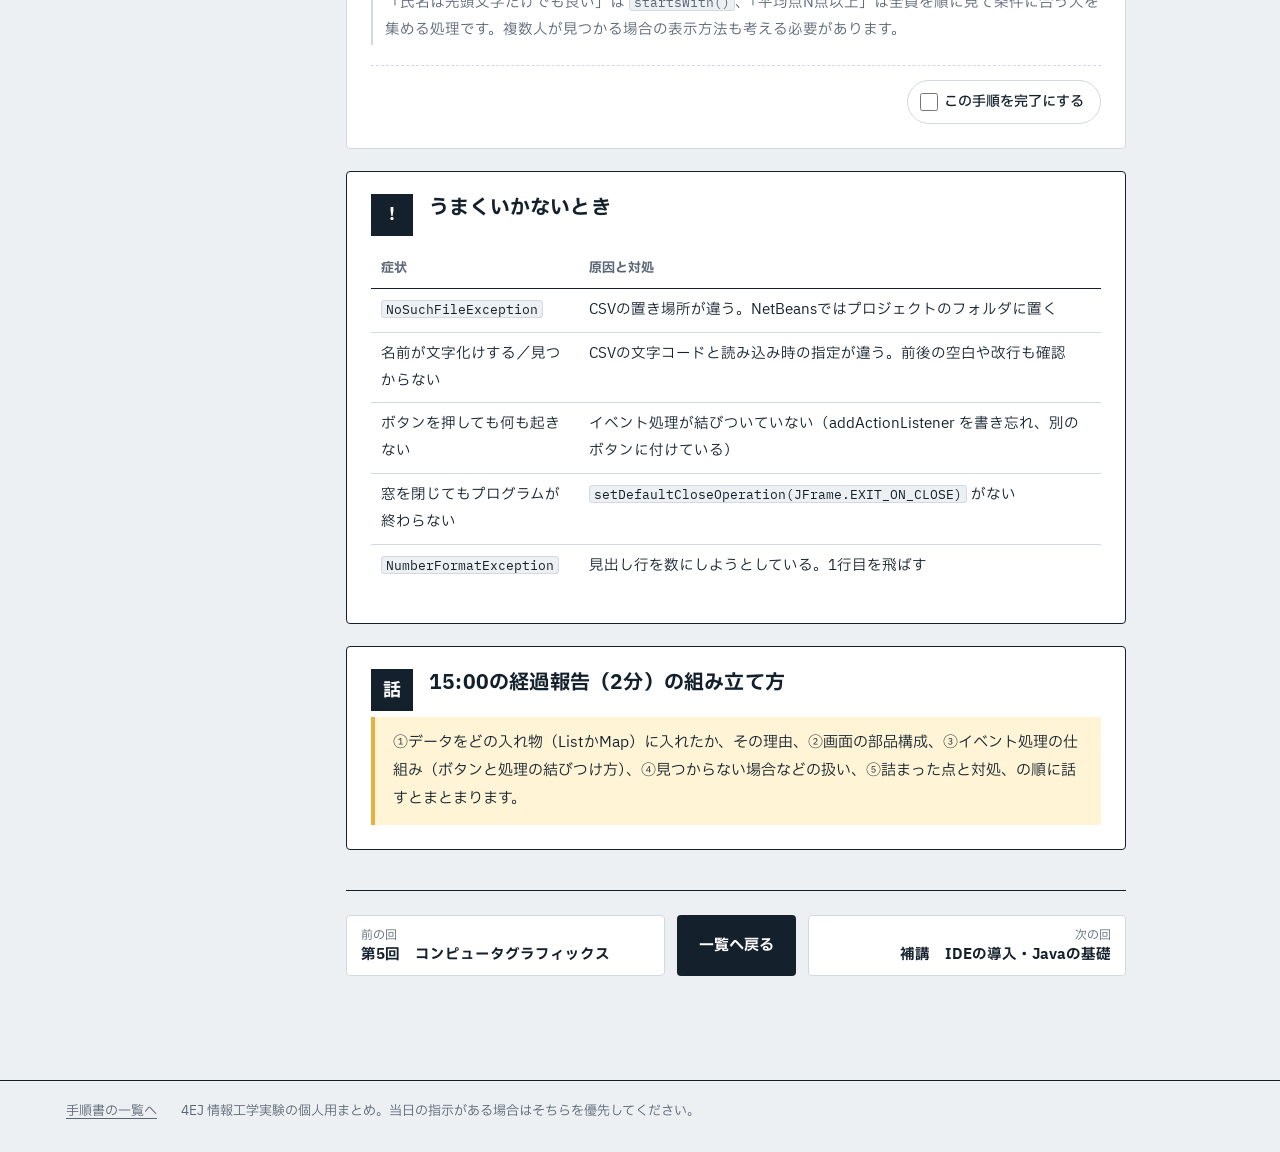
<file: lab6.html>
<!DOCTYPE html>
<html lang="ja">
<head>
<meta charset="utf-8">
<meta name="viewport" content="width=device-width, initial-scale=1, viewport-fit=cover">
<title>第6・7回 GUIとイベント処理｜情報工学実験 手順書</title>
<meta name="description" content="Swing（またはTkinter）で成績検索の画面を作る回の、部品の使い方とイベント処理の考え方。">
<meta name="theme-color" content="#14202C">
<link rel="preconnect" href="https://fonts.googleapis.com"><link rel="preconnect" href="https://fonts.gstatic.com" crossorigin>
<link href="https://fonts.googleapis.com/css2?family=IBM+Plex+Mono:wght@400;500&family=IBM+Plex+Sans+JP:wght@400;500;700&display=swap" rel="stylesheet">
<link rel="stylesheet" href="assets/style.css?v=20261117a">
</head>
<body data-lab="lab6" data-label-ssh="Javaのコード（書き方の例）" data-label-win="自分のPCのPowerShell">
<a class="skip" href="#content">本文へ移動</a>
<header class="topbar"><div class="topbar-in">
  <a class="back" href="./">一覧へ戻る</a>
  <a class="brand brand-sub" href="./"><span class="brand-mark" aria-hidden="true"></span>情報工学実験 手順書</a>
  <div class="top-right">
    <button class="theme-btn" id="theme-btn" type="button">表示切替</button>
  </div>
</div></header>
<div class="layout">
  <aside class="rail" aria-label="手順の目次"><div class="rail-in">
    <p class="rail-title">手順 <span class="rail-prog" id="prog-text" aria-live="polite"></span></p>
    <div class="prog-track rail-track"><div class="prog-fill" id="prog-fill"></div></div>
    <ol id="toc"></ol>
    <ul class="rail-extra"><li><a href="#mission">今回の課題</a></li><li><a href="#trouble">うまくいかないとき</a></li><li><a href="#report">報告の組み立て方</a></li></ul>
  </div></aside>
  <main id="content">
<nav class="crumb" aria-label="現在の位置"><a href="./">手順書の一覧</a><span aria-hidden="true">／</span><span>第6・7回　GUIとイベント処理</span></nav>
<section class="tb" aria-label="この回の概要">
  <div class="tb-no"><span class="tb-k">回</span><span class="tb-num">06</span></div>
  <div class="tb-title"><span class="tb-k">題目</span><h1>GUIとイベント処理</h1></div>
  <div class="tb-date"><span class="tb-k">実施日</span>2026年11月24日（火）または12月1日（火）</div>
  <div class="tb-rep"><span class="tb-k">レポート</span>なし（サイバーセキュリティ演習との選択）</div>
  <div class="tb-sum"><span class="tb-k">この回でやること</span>CSVの成績データを読み込み、氏名を入れて「検索」を押すと成績がダイアログで出る画面を作る。ボタンと処理を結びつける「イベント処理」の仕組みをつかむ。</div>
</section>
<section class="files" id="files">
  <h2 class="sec">配布資料</h2>
  <p class="files-note">スライドはLMSから取得してください。この回の配布コードはありません。このページは、スライドの内容を自分用に解説したものです。</p>
</section>
<details class="toc-inline"><summary>手順の一覧</summary><ol id="toc-inline"></ol></details>

<section class="panel" id="intro">
  <h2 class="sec">この手順書の使い方</h2>
  <ul>
    <li>第6・7回は「サイバーセキュリティ演習」と「GUIとイベント処理」から選ぶ回です。このページは<strong>GUIとイベント処理</strong>の解説です（サイバーセキュリティ演習の資料はまだありません）。</li>
    <li>この回はレポートがありません。とはいえ課題は自分で作るものなので、ここでは部品の使い方と組み立ての考え方を説明し、プログラム全体は書いていません。</li>
    <li>使う言語は自由です。スライドではJavaのほか、PythonのTkinterも紹介されています。ここではJava（Swing）を中心に、Pythonの場合も添えます。</li>
  </ul>
  <div class="legend">
    <span class="where w-win">自分のPCのPowerShell</span>
    <span class="where w-ssh">コードの書き方の例</span>
  </div>
</section>

<section class="panel" id="mission">
  <h2 class="sec">今回の課題</h2>
  <p class="note">スライド「本日の課題」「課題のGUIイメージ」より。</p>
  <div class="tbl"><table>
    <thead><tr><th>区分</th><th>内容</th><th>手順</th></tr></thead>
    <tbody>
      <tr><td>基本</td><td>CSVの成績データを、起動時（main）に読み込んで、ListかMapに保存する</td><td>2〜3</td></tr>
      <tr><td>基本</td><td>氏名を入力する欄、「検索」「入力内容クリア」ボタンのある画面を作る</td><td>4</td></tr>
      <tr><td>基本</td><td>検索ボタンを押したら（イベント処理）、成績をダイアログで表示。見つからないときもダイアログで知らせる</td><td>5〜6</td></tr>
      <tr><td>応用（必須ではない）</td><td>メニュー、ラジオボタン、コンボボックスを使い、「平均点N点以上の人」の検索も付ける</td><td>7</td></tr>
    </tbody>
  </table></div>
</section>

<section class="step extra" id="s1" data-title="開発環境を用意する">
  <div class="step-head"><div class="num">1</div><div><h2>開発環境を用意する</h2><span class="xtag">補足</span></div><label class="done-toggle"><input type="checkbox"><span>完了</span></label></div>
  <div class="code" data-where="win"><pre>java -version
winget install EclipseAdoptium.Temurin.21.JDK
winget install Apache.NetBeans</pre><pre class="out">$ java -version
openjdk version "21.0.8" 2025-07-15 LTS
OpenJDK Runtime Environment Temurin-21.0.8+9 (build 21.0.8+9-LTS)
OpenJDK 64-Bit Server VM Temurin-21.0.8+9 (build 21.0.8+9-LTS, mixed mode, sharing)
$ winget install EclipseAdoptium.Temurin.21.JDK
Found Eclipse Temurin JDK with Hotspot 21 [EclipseAdoptium.Temurin.21.JDK] Version 21.0.8.9
This application is licensed to you by its owner.
Microsoft is not responsible for, nor does it grant any licenses to, third-party packages.
Downloading https://github.com/adoptium/temurin21-binaries/releases/…
  ██████████████████████████████   180 MB /  180 MB
Successfully verified installer hash
Starting package install...
Successfully installed
$ winget install Apache.NetBeans
Found Apache NetBeans [Apache.NetBeans] Version 27
…
Successfully verified installer hash
Starting package install...
Successfully installed</pre></div>
  <p>1行目でバージョンが出れば、2行目は不要です。NetBeansには、部品をマウスで並べて画面を作れる<strong>GUIビルダー</strong>があります（新規作成 →「Swing GUIフォーム」→「JFrameフォーム」）。手で書く場合とビルダーで作る場合で、画面の作り方は違いますが、イベント処理の考え方は同じです。</p>
  <p class="why">Pythonで作る場合、TkinterはPythonに最初から入っています。<code class="i">python -c "import tkinter; tkinter._test()"</code> で小さな窓が出れば使えます。</p>
</section>

<section class="step" id="s2" data-title="CSVを読み込む">
  <div class="step-head"><div class="num">2</div><div><h2>CSVの成績データを読み込む</h2><span class="slide">スライド「本日の課題」プログラムの機能</span></div><label class="done-toggle"><input type="checkbox"><span>完了</span></label></div>
  <p>データファイルは別途配布（LMS）です。中身は、第9回のスライドにある次のような表をCSVにしたものと考えられます。届いたら、まずメモ帳で開いて、1行目が見出しか、区切りがカンマかを確かめます。</p>
  <div class="code" data-where="ssh" data-label="CSVの形の例"><pre>Number,Name,Score1,Score2,Score3,Score4
1,Michael,75,86,89,31
2,Emma,74,63,70,48</pre></div>
  <div class="tbl"><table>
    <thead><tr><th>やること</th><th>Javaで使えるもの</th></tr></thead>
    <tbody>
      <tr><td>全部の行を読む</td><td><code class="i">Files.readAllLines(Path.of("ファイル名"))</code></td></tr>
      <tr><td>見出し行を飛ばす</td><td>読んだリストの0番目を使わない（ループを1から始める）</td></tr>
      <tr><td>1行を項目に分ける</td><td><code class="i">line.split(",")</code></td></tr>
      <tr><td>点数を数にする</td><td><code class="i">Integer.parseInt()</code></td></tr>
    </tbody>
  </table></div>
  <div class="box warn"><strong>ファイルが見つからない（NoSuchFileException）</strong>NetBeansで実行すると、プログラムは<strong>プロジェクトのフォルダ</strong>（src の1つ上）を基準にファイルを探します。CSVはそこに置いてください。日本語が文字化けする場合は、CSVの文字コード（Shift_JIS か UTF-8 か）を確認し、読むときに指定します。</div>
</section>

<section class="step" id="s3" data-title="データの入れ物を決める">
  <div class="step-head"><div class="num">3</div><div><h2>データの入れ物を決める（List か Map）</h2><span class="slide">スライド「本日の課題」List または Map の構造で保存</span></div><label class="done-toggle"><input type="checkbox"><span>完了</span></label></div>
  <div class="tbl"><table>
    <thead><tr><th>入れ物</th><th>名前で探すとき</th><th>向いている場面</th></tr></thead>
    <tbody>
      <tr><td><code class="i">ArrayList</code></td><td>先頭から1人ずつ名前を比べる</td><td>全員を順に見る処理（平均点N点以上の人を探す、など）</td></tr>
      <tr><td><code class="i">HashMap&lt;String, …&gt;</code></td><td><code class="i">map.get("Michael")</code> で一発で取り出せる</td><td>名前をキーにした検索（この課題の基本）</td></tr>
    </tbody>
  </table></div>
  <p>1人分の成績を、第9回で作る「学生1人を表すクラス」のようにまとめておくと、表示や応用課題が楽になります。どちらを選んだか、その理由を説明できるようにしておくと、報告で話せます。</p>
  <p class="why"><code class="i">map.get()</code> は、見つからないときに <code class="i">null</code> を返します。手順6の「見つからなかった場合」の判定に、これをそのまま使えます。</p>
</section>

<section class="step" id="s4" data-title="画面を作る">
  <div class="step-head"><div class="num">4</div><div><h2>画面（GUI）を作る</h2><span class="slide">スライド「課題のGUIイメージ（1）」</span></div><label class="done-toggle"><input type="checkbox"><span>完了</span></label></div>
  <p>スライドの画面に出てくる部品と、Swing・Tkinterでの名前の対応です。</p>
  <div class="tbl"><table>
    <thead><tr><th>画面の部品</th><th>Java（Swing）</th><th>Python（Tkinter）</th></tr></thead>
    <tbody>
      <tr><td>窓（成績管理ツール）</td><td><code class="i">JFrame</code></td><td><code class="i">Tk()</code></td></tr>
      <tr><td>「氏名」の文字</td><td><code class="i">JLabel</code></td><td><code class="i">Label</code></td></tr>
      <tr><td>名前を入れる欄</td><td><code class="i">JTextField</code></td><td><code class="i">Entry</code></td></tr>
      <tr><td>「検索」「入力内容クリア」</td><td><code class="i">JButton</code></td><td><code class="i">Button</code></td></tr>
      <tr><td>結果の窓</td><td><code class="i">JOptionPane</code> または <code class="i">JDialog</code></td><td><code class="i">messagebox</code> または <code class="i">Toplevel</code></td></tr>
    </tbody>
  </table></div>
  <p class="why">GUIビルダーを使う場合は、右の「パレット」から部品を窓にドラッグして並べ、プロパティで文字を変えます。部品の変数名（例：<code class="i">nameField</code>、<code class="i">searchButton</code>）を分かりやすく付け直しておくと、次の手順でコードを書きやすくなります。</p>
</section>

<section class="step" id="s5" data-title="イベント処理を付ける">
  <div class="step-head"><div class="num">5</div><div><h2>ボタンにイベント処理を付ける</h2><span class="slide">スライド「目次」イベント処理</span></div><label class="done-toggle"><input type="checkbox"><span>完了</span></label></div>
  <p>GUIのプログラムは、上から順に一度だけ動いて終わるのではなく、<strong>「ボタンが押された」などの出来事（イベント）が起きるのを待ち、起きたら決めておいた処理を実行する</strong>形で動きます。これをイベント駆動といいます。</p>
  <div class="code" data-where="ssh" data-label="Java：ボタンに処理を結びつける書き方の例"><pre>searchButton.addActionListener(e -&gt; {
    String name = nameField.getText();   // 入力された文字を取り出す
    // ここで検索して、結果をダイアログに出す
});</pre></div>
  <div class="code" data-where="ssh" data-label="Python：同じことの書き方の例"><pre>def on_search():
    name = name_entry.get()   # 入力された文字を取り出す
    # ここで検索して、結果をダイアログに出す

Button(root, text="検索", command=on_search)</pre></div>
  <p>「入力内容クリア」は、入力欄を空にするだけです（Swingは <code class="i">setText("")</code>、Tkinterは <code class="i">delete(0, END)</code>）。</p>
  <p class="why">GUIビルダーでは、ボタンをダブルクリックすると、押されたときに呼ばれるメソッドが自動で作られます。第3回のスライドの「匿名クラス」「ラムダ式」は、まさにこの書き方のためのものです。</p>
</section>

<section class="step" id="s6" data-title="結果をダイアログで表示する">
  <div class="step-head"><div class="num">6</div><div><h2>結果をダイアログで表示する</h2><span class="slide">スライド「課題のGUIイメージ」検索すると新しい窓が開く</span></div><label class="done-toggle"><input type="checkbox"><span>完了</span></label></div>
  <div class="tbl"><table>
    <thead><tr><th>方法</th><th>特徴</th></tr></thead>
    <tbody>
      <tr><td><code class="i">JOptionPane.showMessageDialog(this, 文字列)</code></td><td>1行で出せる。まず動かすならこれ。見つからなかったときの知らせにも使える</td></tr>
      <tr><td><code class="i">JDialog</code> を自分で作る</td><td>スライドの画面のように、表（国語・数学・英語・専門）と「閉じる」ボタンを並べられる。<code class="i">JTable</code> を使うと表が作りやすい</td></tr>
    </tbody>
  </table></div>
  <div class="code" data-where="ssh" data-label="JOptionPane.showMessageDialog で出したときの見た目の例"><pre class="out">窓のタイトル：メッセージ
 (i)  Michael
      国語 75 / 数学 86 / 英語 89 / 専門 31
                                    [ OK ]
（見つからないとき：「Mike は見つかりませんでした」のように出す。
  表示の文字は自分で決める。数字は CSV の例の1行目）</pre></div>
  <p>まず <code class="i">JOptionPane</code> で「見つかった・見つからなかった」が正しく出ることを確かめてから、余裕があれば <code class="i">JDialog</code> で見た目を整える、という順番がおすすめです。</p>
  <p class="why">名前の前後に空白が入っていると見つかりません。入力を <code class="i">trim()</code> してから探すと安全です。大文字・小文字を区別しないで探したい場合は、キーを小文字にそろえて保存する方法があります。</p>
</section>

<section class="step" id="s7" data-title="応用：検索方法を増やす">
  <div class="step-head"><div class="num">7</div><div><h2>応用：検索方法を増やす（必須ではない）</h2><span class="slide">スライド「課題の応用例」</span></div><label class="done-toggle"><input type="checkbox"><span>完了</span></label></div>
  <div class="tbl"><table>
    <thead><tr><th>部品</th><th>Swing</th><th>使いどころ</th></tr></thead>
    <tbody>
      <tr><td>メニュー</td><td><code class="i">JMenuBar</code>、<code class="i">JMenu</code>、<code class="i">JMenuItem</code></td><td>「操作 → 終了」など</td></tr>
      <tr><td>ラジオボタン</td><td><code class="i">JRadioButton</code> と <code class="i">ButtonGroup</code></td><td>「氏名で検索」「平均点で検索」の切り替え。ButtonGroupに入れると1つしか選べなくなる</td></tr>
      <tr><td>コンボボックス</td><td><code class="i">JComboBox</code></td><td>平均点の選択や、名前の候補を一覧から選ぶ</td></tr>
      <tr><td>状態を表示するラベル</td><td><code class="i">JLabel</code></td><td>スライドの「System Message」。ファイルが開けたかを表示する</td></tr>
    </tbody>
  </table></div>
  <p class="why">「氏名は先頭文字だけでも良い」は <code class="i">startsWith()</code>、「平均点N点以上」は全員を順に見て条件に合う人を集める処理です。複数人が見つかる場合の表示方法も考える必要があります。</p>
</section>

<section class="step special" id="trouble" data-notoc>
  <div class="step-head"><div class="num">!</div><div><h2>うまくいかないとき</h2></div></div>
  <div class="tbl"><table>
    <thead><tr><th>症状</th><th>原因と対処</th></tr></thead>
    <tbody>
      <tr><td><code class="i">NoSuchFileException</code></td><td>CSVの置き場所が違う。NetBeansではプロジェクトのフォルダに置く</td></tr>
      <tr><td>名前が文字化けする／見つからない</td><td>CSVの文字コードと読み込み時の指定が違う。前後の空白や改行も確認</td></tr>
      <tr><td>ボタンを押しても何も起きない</td><td>イベント処理が結びついていない（addActionListener を書き忘れ、別のボタンに付けている）</td></tr>
      <tr><td>窓を閉じてもプログラムが終わらない</td><td><code class="i">setDefaultCloseOperation(JFrame.EXIT_ON_CLOSE)</code> がない</td></tr>
      <tr><td><code class="i">NumberFormatException</code></td><td>見出し行を数にしようとしている。1行目を飛ばす</td></tr>
    </tbody>
  </table></div>
</section>

<section class="step special" id="report" data-notoc>
  <div class="step-head"><div class="num">話</div><div><h2>15:00の経過報告（2分）の組み立て方</h2></div></div>
  <div class="report"><p>①データをどの入れ物（ListかMap）に入れたか、その理由、②画面の部品構成、③イベント処理の仕組み（ボタンと処理の結びつけ方）、④見つからない場合などの扱い、⑤詰まった点と対処、の順に話すとまとまります。</p></div>
</section>

<nav class="pager" aria-label="ほかの回へ">
  <a class="pager-item" href="lab5.html"><span class="pager-k">前の回</span>第5回　コンピュータグラフィックス</a>
  <a class="pager-home" href="./">一覧へ戻る</a>
  <a class="pager-item" href="lab-hoko.html"><span class="pager-k">次の回</span>補講　IDEの導入・Javaの基礎</a>
</nav>
  </main>
</div>
<footer class="site-foot"><div class="site-foot-in"><a href="./">手順書の一覧へ</a><span>4EJ 情報工学実験の個人用まとめ。当日の指示がある場合はそちらを優先してください。</span></div></footer>
<script src="assets/app.js?v=20261117a"></script>
</body>
</html>
</file>
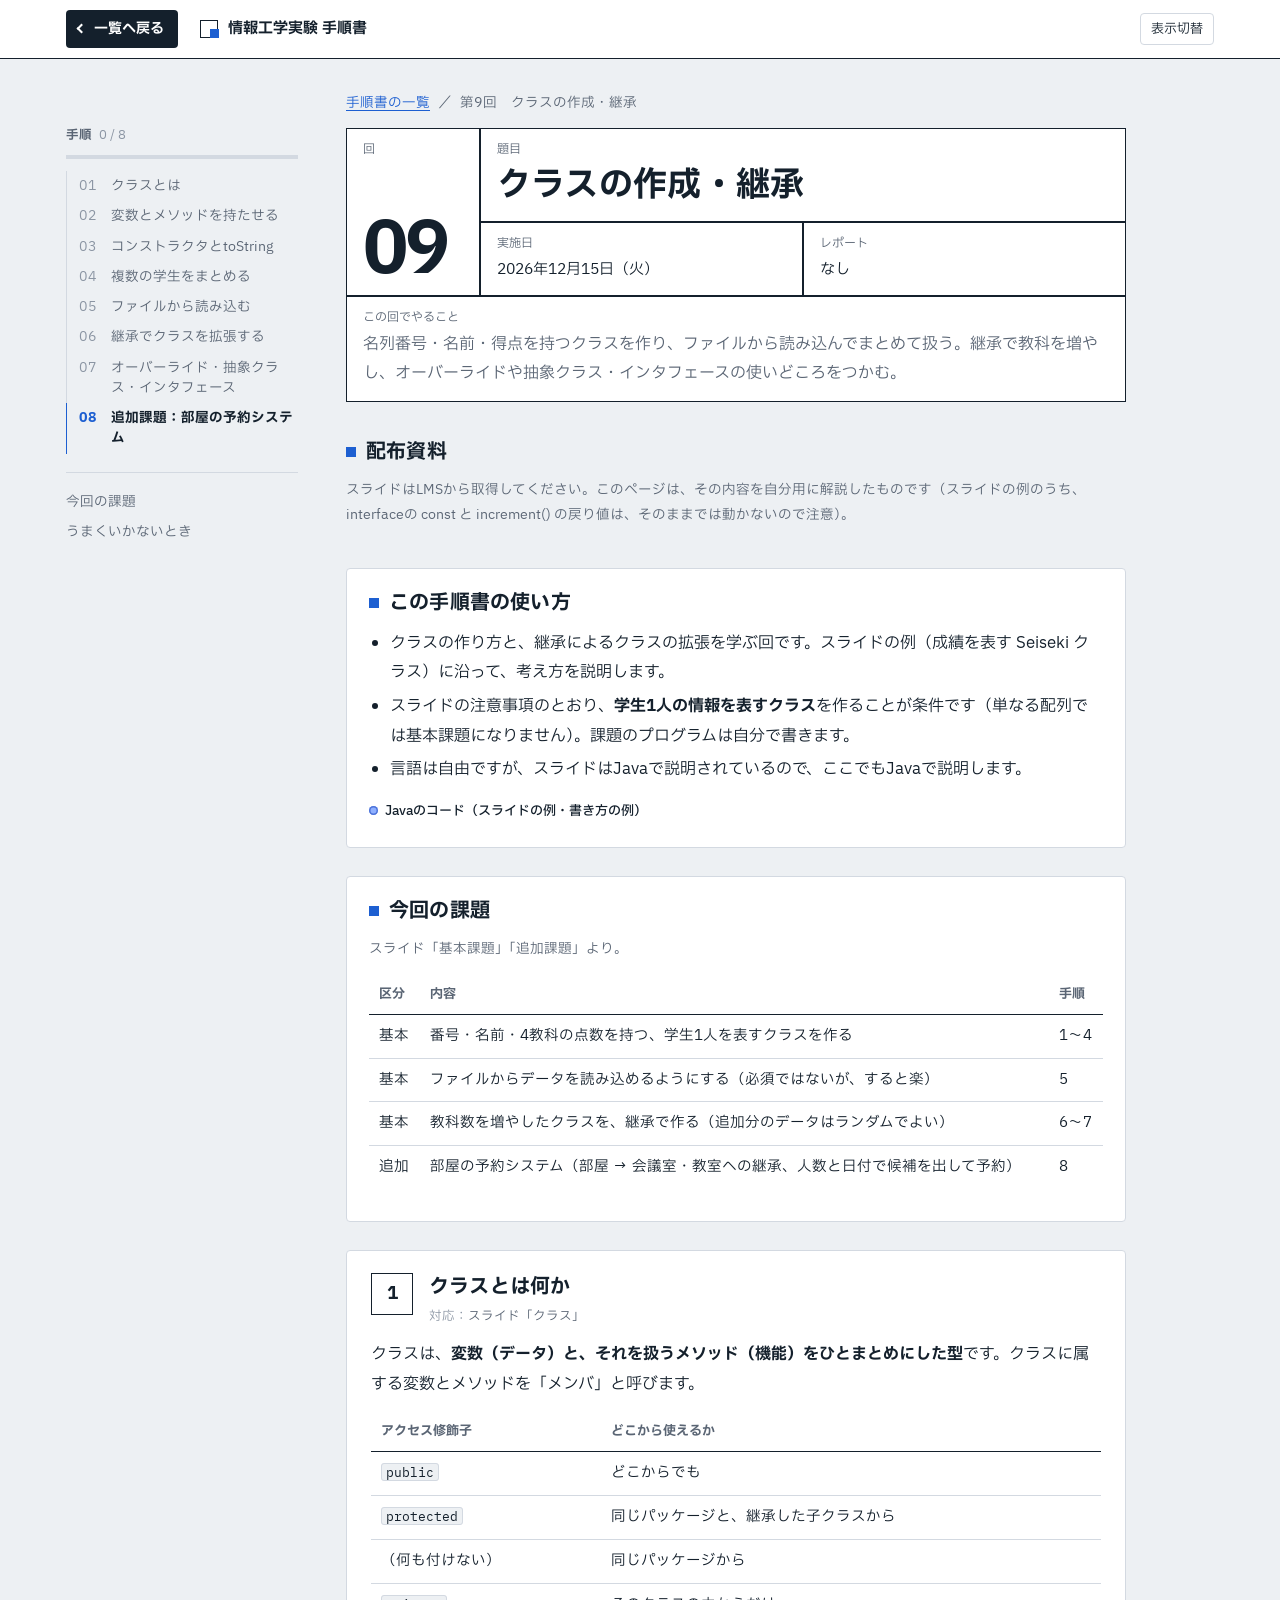
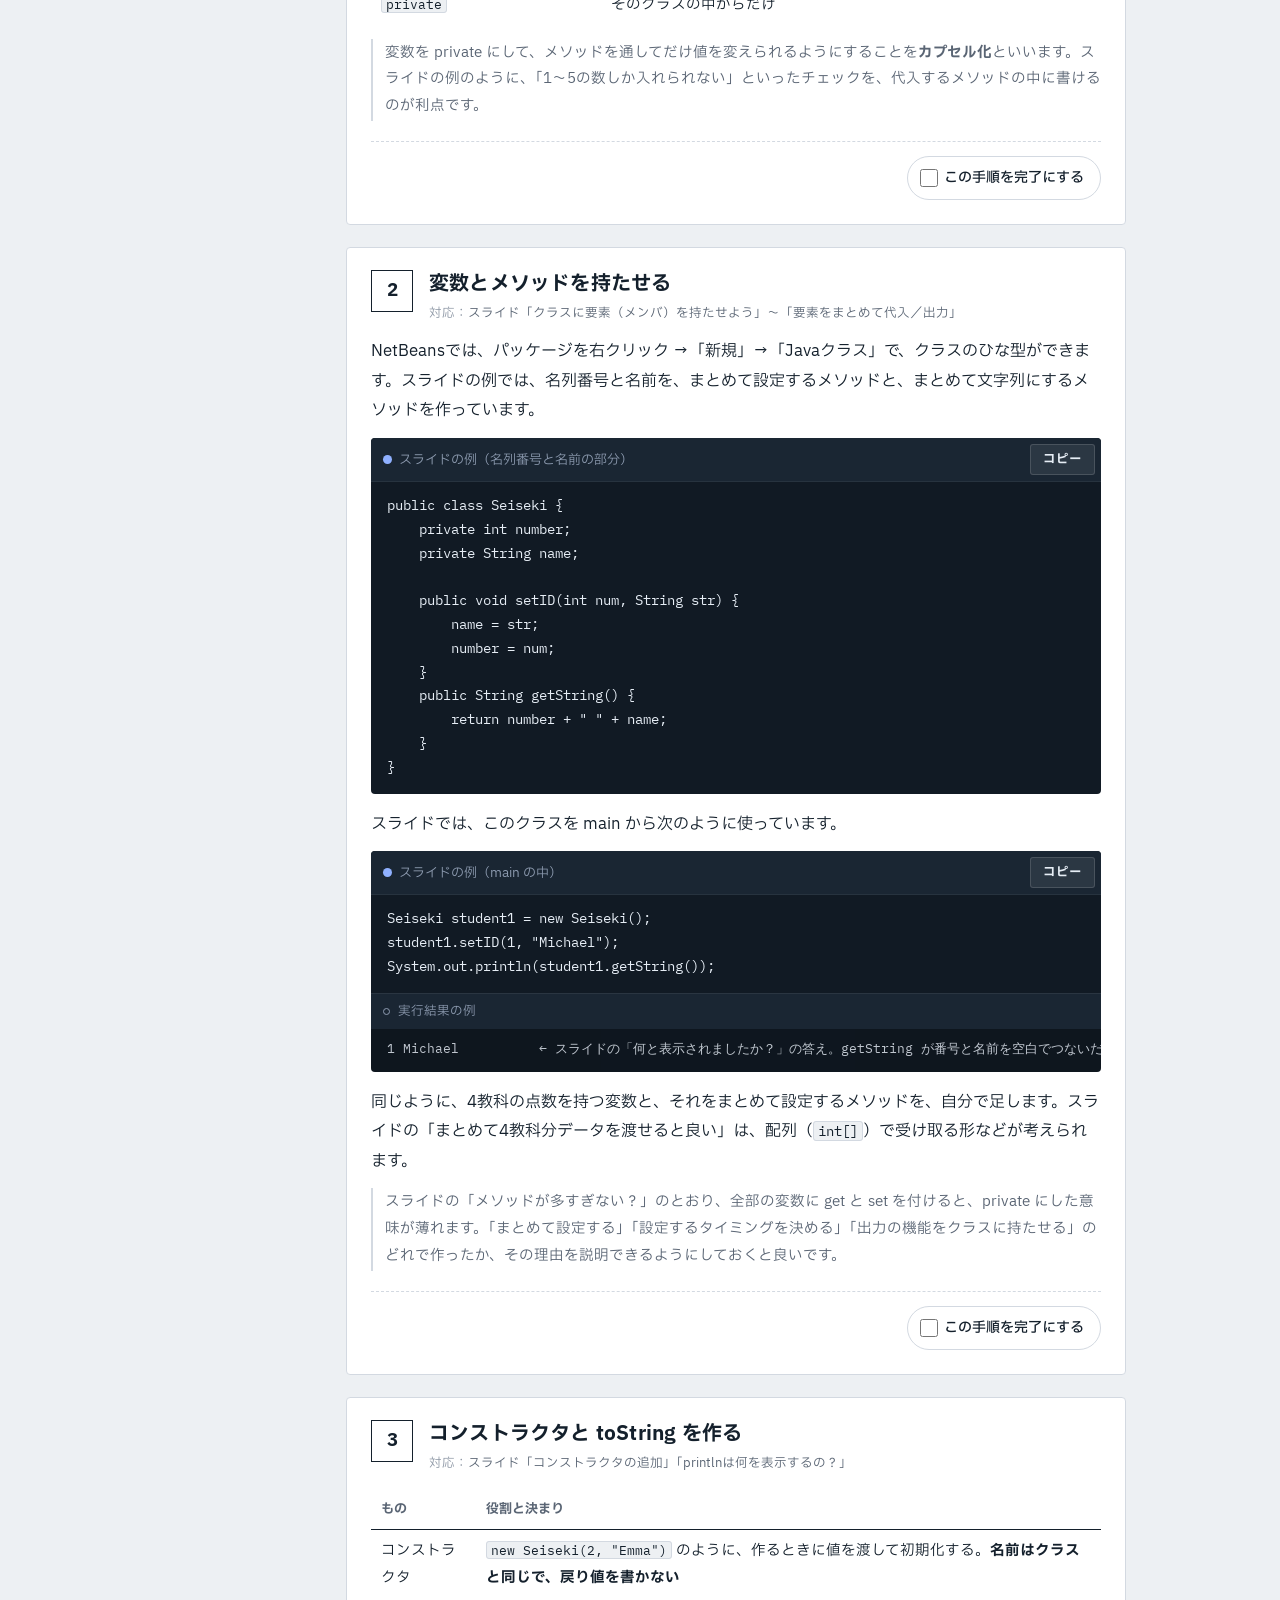
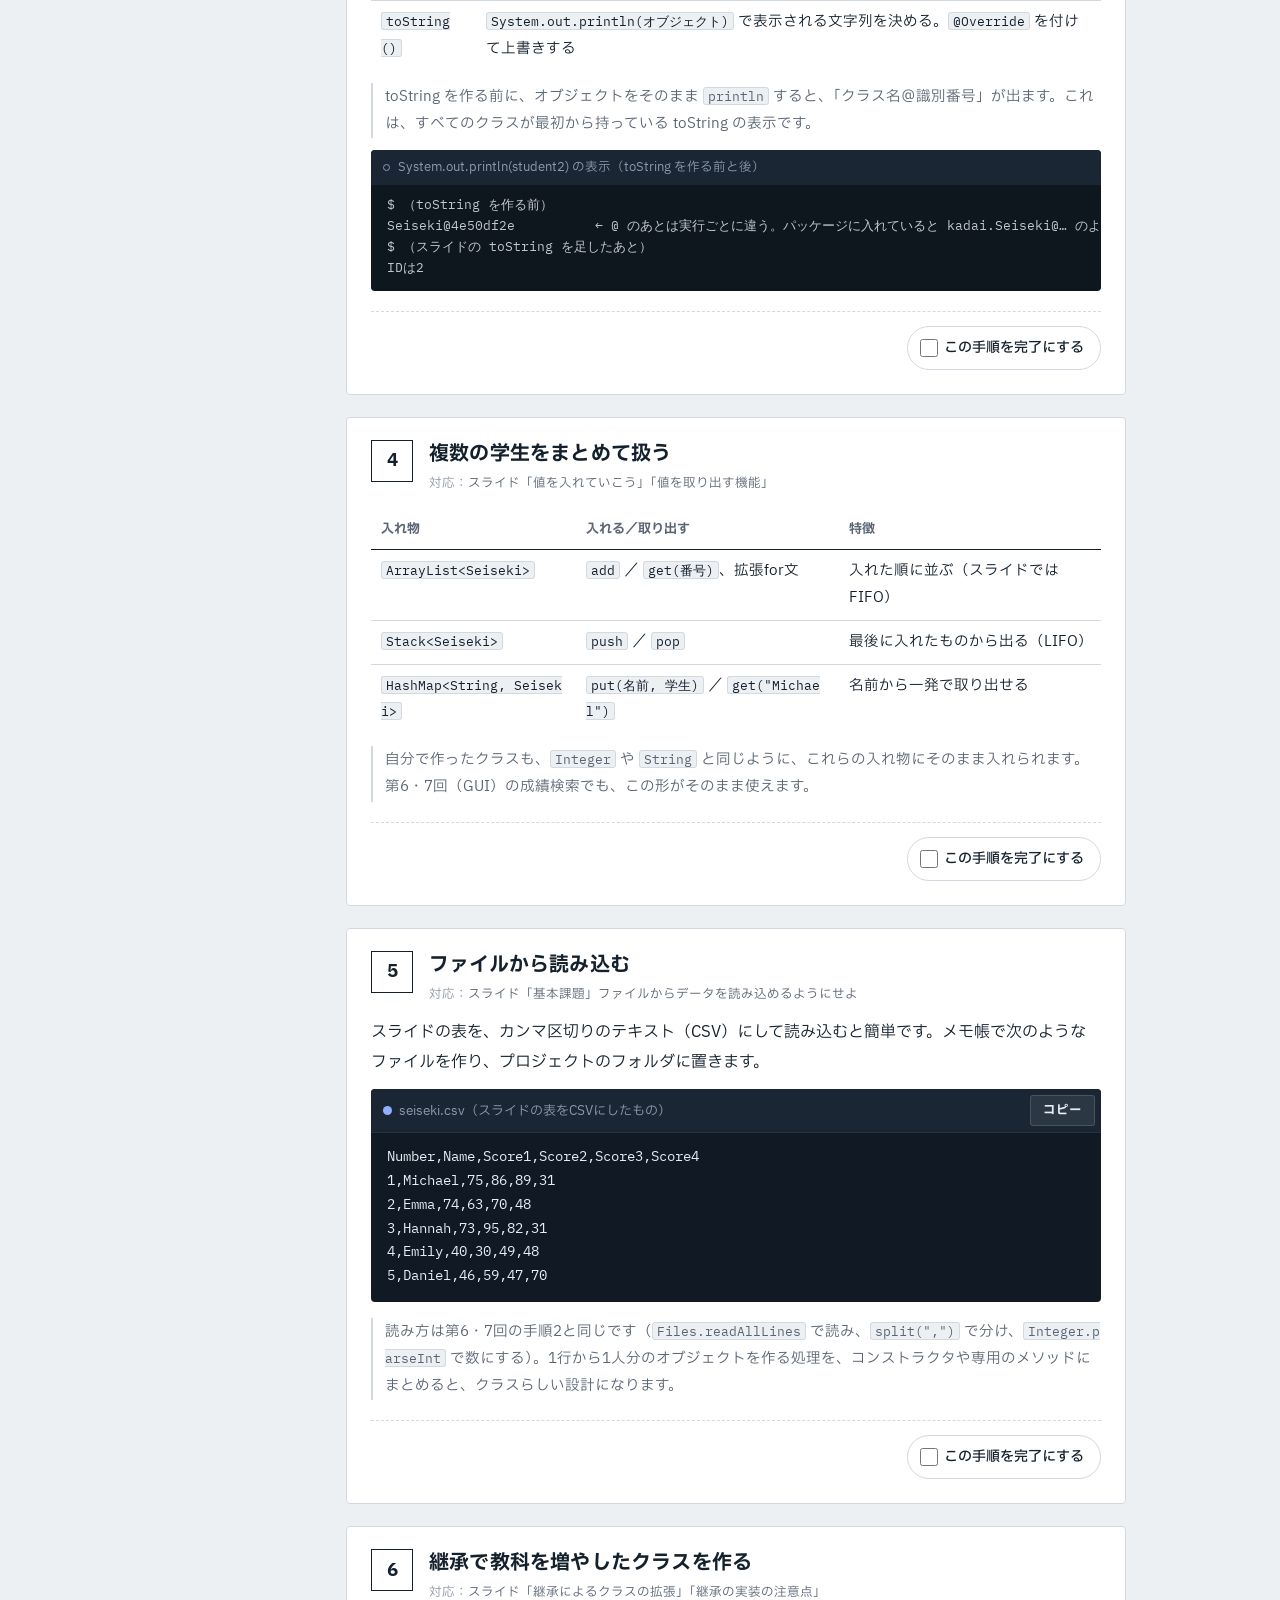
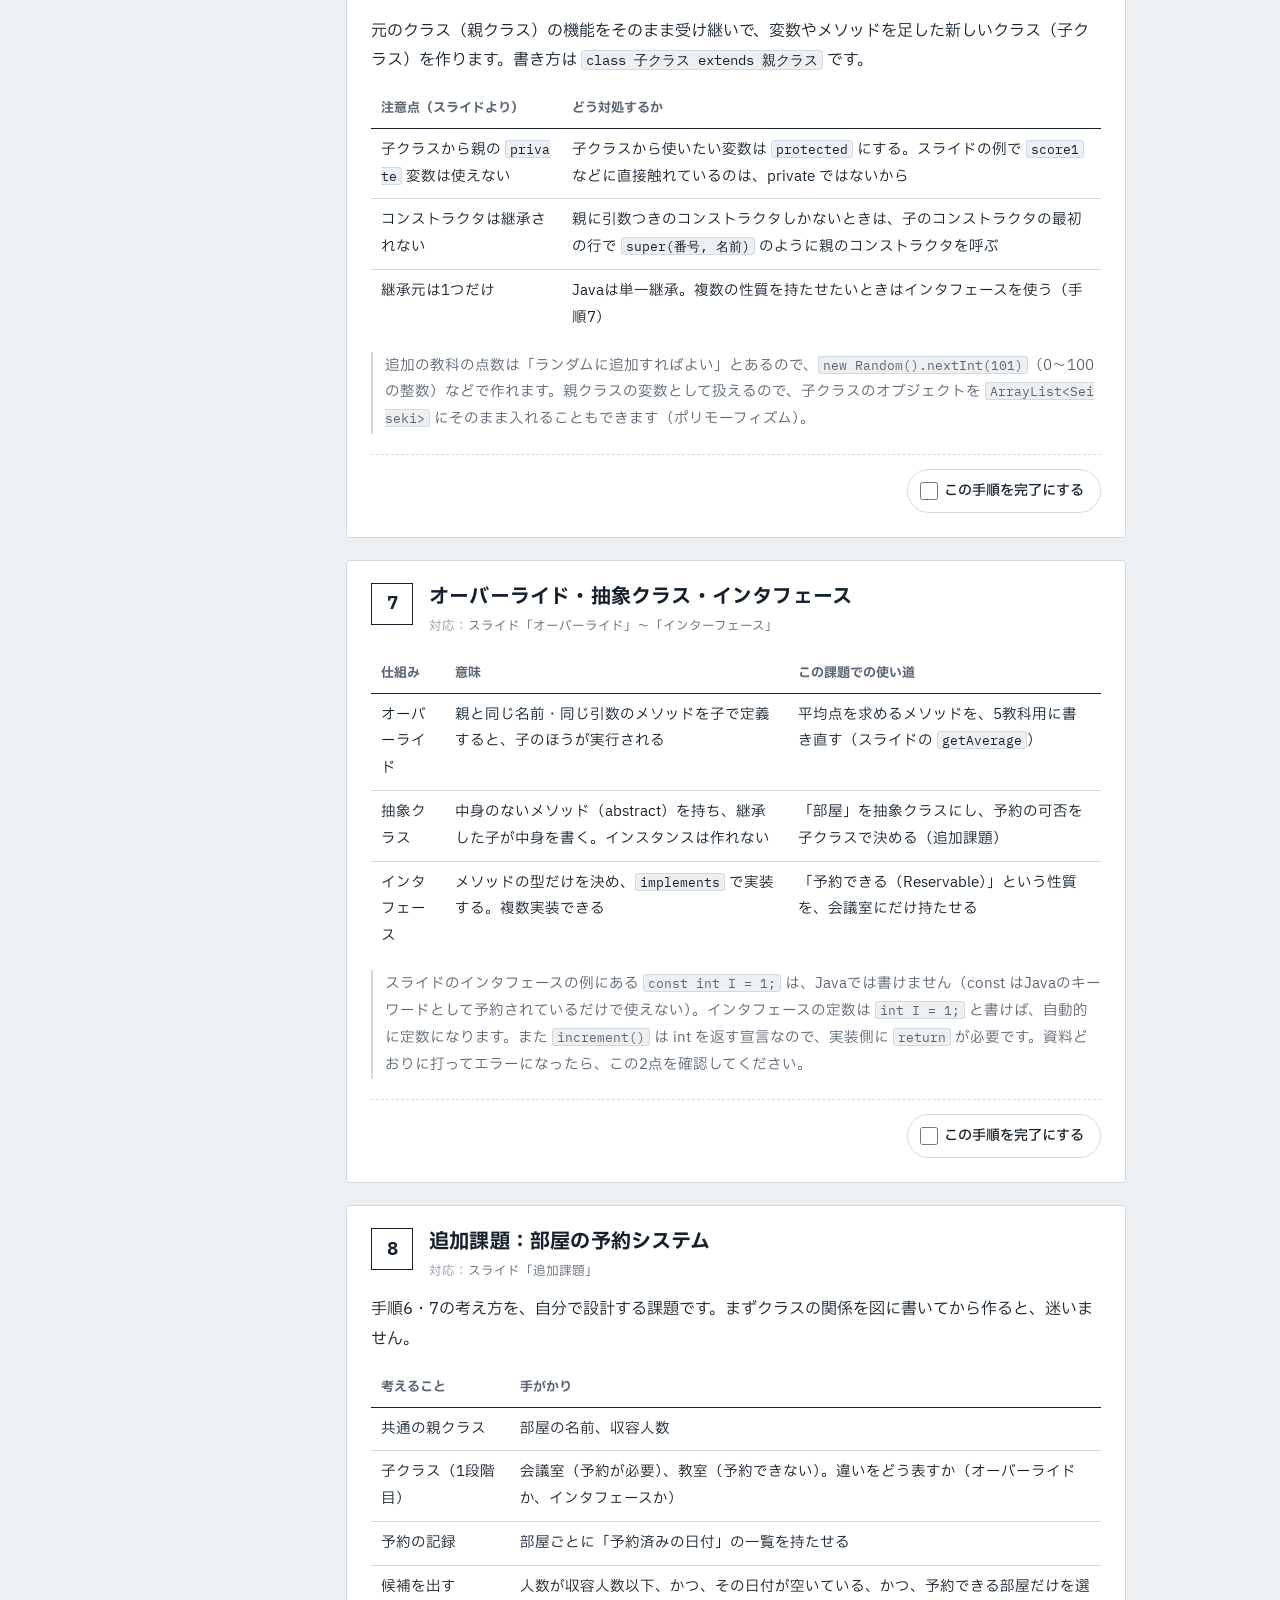
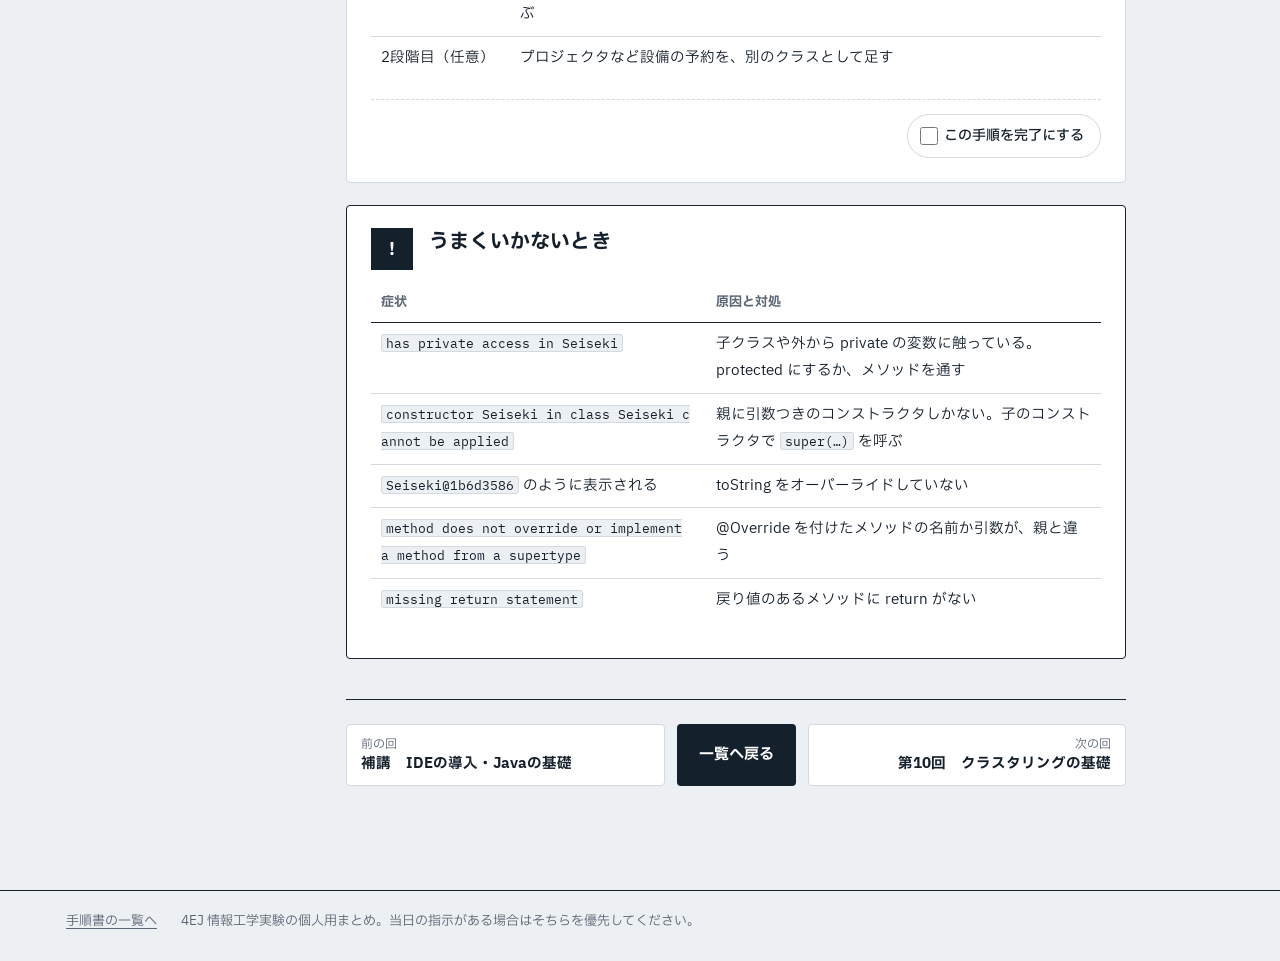
<file: lab9.html>
<!DOCTYPE html>
<html lang="ja">
<head>
<meta charset="utf-8">
<meta name="viewport" content="width=device-width, initial-scale=1, viewport-fit=cover">
<title>第9回 クラスの作成・継承｜情報工学実験 手順書</title>
<meta name="description" content="成績を表すクラスを作り、継承・オーバーライド・インタフェースへ進む回の考え方とヒント。">
<meta name="theme-color" content="#14202C">
<link rel="preconnect" href="https://fonts.googleapis.com"><link rel="preconnect" href="https://fonts.gstatic.com" crossorigin>
<link href="https://fonts.googleapis.com/css2?family=IBM+Plex+Mono:wght@400;500&family=IBM+Plex+Sans+JP:wght@400;500;700&display=swap" rel="stylesheet">
<link rel="stylesheet" href="assets/style.css?v=20261117a">
</head>
<body data-lab="lab9" data-label-ssh="Javaのコード（書き方の例）" data-label-win="自分のPCのPowerShell">
<a class="skip" href="#content">本文へ移動</a>
<header class="topbar"><div class="topbar-in">
  <a class="back" href="./">一覧へ戻る</a>
  <a class="brand brand-sub" href="./"><span class="brand-mark" aria-hidden="true"></span>情報工学実験 手順書</a>
  <div class="top-right">
    <button class="theme-btn" id="theme-btn" type="button">表示切替</button>
  </div>
</div></header>
<div class="layout">
  <aside class="rail" aria-label="手順の目次"><div class="rail-in">
    <p class="rail-title">手順 <span class="rail-prog" id="prog-text" aria-live="polite"></span></p>
    <div class="prog-track rail-track"><div class="prog-fill" id="prog-fill"></div></div>
    <ol id="toc"></ol>
    <ul class="rail-extra"><li><a href="#mission">今回の課題</a></li><li><a href="#trouble">うまくいかないとき</a></li></ul>
  </div></aside>
  <main id="content">
<nav class="crumb" aria-label="現在の位置"><a href="./">手順書の一覧</a><span aria-hidden="true">／</span><span>第9回　クラスの作成・継承</span></nav>
<section class="tb" aria-label="この回の概要">
  <div class="tb-no"><span class="tb-k">回</span><span class="tb-num">09</span></div>
  <div class="tb-title"><span class="tb-k">題目</span><h1>クラスの作成・継承</h1></div>
  <div class="tb-date"><span class="tb-k">実施日</span>2026年12月15日（火）</div>
  <div class="tb-rep"><span class="tb-k">レポート</span>なし</div>
  <div class="tb-sum"><span class="tb-k">この回でやること</span>名列番号・名前・得点を持つクラスを作り、ファイルから読み込んでまとめて扱う。継承で教科を増やし、オーバーライドや抽象クラス・インタフェースの使いどころをつかむ。</div>
</section>
<section class="files" id="files">
  <h2 class="sec">配布資料</h2>
  <p class="files-note">スライドはLMSから取得してください。このページは、その内容を自分用に解説したものです（スライドの例のうち、interfaceの const と increment() の戻り値は、そのままでは動かないので注意）。</p>
</section>
<details class="toc-inline"><summary>手順の一覧</summary><ol id="toc-inline"></ol></details>

<section class="panel" id="intro">
  <h2 class="sec">この手順書の使い方</h2>
  <ul>
    <li>クラスの作り方と、継承によるクラスの拡張を学ぶ回です。スライドの例（成績を表す Seiseki クラス）に沿って、考え方を説明します。</li>
    <li>スライドの注意事項のとおり、<strong>学生1人の情報を表すクラス</strong>を作ることが条件です（単なる配列では基本課題になりません）。課題のプログラムは自分で書きます。</li>
    <li>言語は自由ですが、スライドはJavaで説明されているので、ここでもJavaで説明します。</li>
  </ul>
  <div class="legend"><span class="where w-ssh">Javaのコード（スライドの例・書き方の例）</span></div>
</section>

<section class="panel" id="mission">
  <h2 class="sec">今回の課題</h2>
  <p class="note">スライド「基本課題」「追加課題」より。</p>
  <div class="tbl"><table>
    <thead><tr><th>区分</th><th>内容</th><th>手順</th></tr></thead>
    <tbody>
      <tr><td>基本</td><td>番号・名前・4教科の点数を持つ、学生1人を表すクラスを作る</td><td>1〜4</td></tr>
      <tr><td>基本</td><td>ファイルからデータを読み込めるようにする（必須ではないが、すると楽）</td><td>5</td></tr>
      <tr><td>基本</td><td>教科数を増やしたクラスを、継承で作る（追加分のデータはランダムでよい）</td><td>6〜7</td></tr>
      <tr><td>追加</td><td>部屋の予約システム（部屋 → 会議室・教室への継承、人数と日付で候補を出して予約）</td><td>8</td></tr>
    </tbody>
  </table></div>
</section>

<section class="step" id="s1" data-title="クラスとは">
  <div class="step-head"><div class="num">1</div><div><h2>クラスとは何か</h2><span class="slide">スライド「クラス」</span></div><label class="done-toggle"><input type="checkbox"><span>完了</span></label></div>
  <p>クラスは、<strong>変数（データ）と、それを扱うメソッド（機能）をひとまとめにした型</strong>です。クラスに属する変数とメソッドを「メンバ」と呼びます。</p>
  <div class="tbl"><table>
    <thead><tr><th>アクセス修飾子</th><th>どこから使えるか</th></tr></thead>
    <tbody>
      <tr><td><code class="i">public</code></td><td>どこからでも</td></tr>
      <tr><td><code class="i">protected</code></td><td>同じパッケージと、継承した子クラスから</td></tr>
      <tr><td>（何も付けない）</td><td>同じパッケージから</td></tr>
      <tr><td><code class="i">private</code></td><td>そのクラスの中からだけ</td></tr>
    </tbody>
  </table></div>
  <p class="why">変数を private にして、メソッドを通してだけ値を変えられるようにすることを<strong>カプセル化</strong>といいます。スライドの例のように、「1〜5の数しか入れられない」といったチェックを、代入するメソッドの中に書けるのが利点です。</p>
</section>

<section class="step" id="s2" data-title="変数とメソッドを持たせる">
  <div class="step-head"><div class="num">2</div><div><h2>変数とメソッドを持たせる</h2><span class="slide">スライド「クラスに要素（メンバ）を持たせよう」〜「要素をまとめて代入／出力」</span></div><label class="done-toggle"><input type="checkbox"><span>完了</span></label></div>
  <p>NetBeansでは、パッケージを右クリック →「新規」→「Javaクラス」で、クラスのひな型ができます。スライドの例では、名列番号と名前を、まとめて設定するメソッドと、まとめて文字列にするメソッドを作っています。</p>
  <div class="code" data-where="ssh" data-label="スライドの例（名列番号と名前の部分）"><pre>public class Seiseki {
    private int number;
    private String name;

    public void setID(int num, String str) {
        name = str;
        number = num;
    }
    public String getString() {
        return number + " " + name;
    }
}</pre></div>
  <p>スライドでは、このクラスを main から次のように使っています。</p>
  <div class="code" data-where="ssh" data-label="スライドの例（main の中）"><pre>Seiseki student1 = new Seiseki();
student1.setID(1, "Michael");
System.out.println(student1.getString());</pre><pre class="out">1 Michael          ← スライドの「何と表示されましたか？」の答え。getString が番号と名前を空白でつないだもの</pre></div>
  <p>同じように、4教科の点数を持つ変数と、それをまとめて設定するメソッドを、自分で足します。スライドの「まとめて4教科分データを渡せると良い」は、配列（<code class="i">int[]</code>）で受け取る形などが考えられます。</p>
  <p class="why">スライドの「メソッドが多すぎない？」のとおり、全部の変数に get と set を付けると、private にした意味が薄れます。「まとめて設定する」「設定するタイミングを決める」「出力の機能をクラスに持たせる」のどれで作ったか、その理由を説明できるようにしておくと良いです。</p>
</section>

<section class="step" id="s3" data-title="コンストラクタとtoString">
  <div class="step-head"><div class="num">3</div><div><h2>コンストラクタと toString を作る</h2><span class="slide">スライド「コンストラクタの追加」「printlnは何を表示するの？」</span></div><label class="done-toggle"><input type="checkbox"><span>完了</span></label></div>
  <div class="tbl"><table>
    <thead><tr><th>もの</th><th>役割と決まり</th></tr></thead>
    <tbody>
      <tr><td>コンストラクタ</td><td><code class="i">new Seiseki(2, "Emma")</code> のように、作るときに値を渡して初期化する。<strong>名前はクラスと同じで、戻り値を書かない</strong></td></tr>
      <tr><td><code class="i">toString()</code></td><td><code class="i">System.out.println(オブジェクト)</code> で表示される文字列を決める。<code class="i">@Override</code> を付けて上書きする</td></tr>
    </tbody>
  </table></div>
  <p class="why">toString を作る前に、オブジェクトをそのまま <code class="i">println</code> すると、「クラス名＠識別番号」が出ます。これは、すべてのクラスが最初から持っている toString の表示です。</p>
  <div class="code" data-where="ssh" data-label="System.out.println(student2) の表示（toString を作る前と後）"><pre class="out">$ （toString を作る前）
Seiseki@4e50df2e          ← @ のあとは実行ごとに違う。パッケージに入れていると kadai.Seiseki@… のようになる
$ （スライドの toString を足したあと）
IDは2</pre></div></section>

<section class="step" id="s4" data-title="複数の学生をまとめる">
  <div class="step-head"><div class="num">4</div><div><h2>複数の学生をまとめて扱う</h2><span class="slide">スライド「値を入れていこう」「値を取り出す機能」</span></div><label class="done-toggle"><input type="checkbox"><span>完了</span></label></div>
  <div class="tbl"><table>
    <thead><tr><th>入れ物</th><th>入れる／取り出す</th><th>特徴</th></tr></thead>
    <tbody>
      <tr><td><code class="i">ArrayList&lt;Seiseki&gt;</code></td><td><code class="i">add</code> ／ <code class="i">get(番号)</code>、拡張for文</td><td>入れた順に並ぶ（スライドではFIFO）</td></tr>
      <tr><td><code class="i">Stack&lt;Seiseki&gt;</code></td><td><code class="i">push</code> ／ <code class="i">pop</code></td><td>最後に入れたものから出る（LIFO）</td></tr>
      <tr><td><code class="i">HashMap&lt;String, Seiseki&gt;</code></td><td><code class="i">put(名前, 学生)</code> ／ <code class="i">get("Michael")</code></td><td>名前から一発で取り出せる</td></tr>
    </tbody>
  </table></div>
  <p class="why">自分で作ったクラスも、<code class="i">Integer</code> や <code class="i">String</code> と同じように、これらの入れ物にそのまま入れられます。第6・7回（GUI）の成績検索でも、この形がそのまま使えます。</p>
</section>

<section class="step" id="s5" data-title="ファイルから読み込む">
  <div class="step-head"><div class="num">5</div><div><h2>ファイルから読み込む</h2><span class="slide">スライド「基本課題」ファイルからデータを読み込めるようにせよ</span></div><label class="done-toggle"><input type="checkbox"><span>完了</span></label></div>
  <p>スライドの表を、カンマ区切りのテキスト（CSV）にして読み込むと簡単です。メモ帳で次のようなファイルを作り、プロジェクトのフォルダに置きます。</p>
  <div class="code" data-where="ssh" data-label="seiseki.csv（スライドの表をCSVにしたもの）"><pre>Number,Name,Score1,Score2,Score3,Score4
1,Michael,75,86,89,31
2,Emma,74,63,70,48
3,Hannah,73,95,82,31
4,Emily,40,30,49,48
5,Daniel,46,59,47,70</pre></div>
  <p class="why">読み方は第6・7回の手順2と同じです（<code class="i">Files.readAllLines</code> で読み、<code class="i">split(",")</code> で分け、<code class="i">Integer.parseInt</code> で数にする）。1行から1人分のオブジェクトを作る処理を、コンストラクタや専用のメソッドにまとめると、クラスらしい設計になります。</p>
</section>

<section class="step" id="s6" data-title="継承でクラスを拡張する">
  <div class="step-head"><div class="num">6</div><div><h2>継承で教科を増やしたクラスを作る</h2><span class="slide">スライド「継承によるクラスの拡張」「継承の実装の注意点」</span></div><label class="done-toggle"><input type="checkbox"><span>完了</span></label></div>
  <p>元のクラス（親クラス）の機能をそのまま受け継いで、変数やメソッドを足した新しいクラス（子クラス）を作ります。書き方は <code class="i">class 子クラス extends 親クラス</code> です。</p>
  <div class="tbl"><table>
    <thead><tr><th>注意点（スライドより）</th><th>どう対処するか</th></tr></thead>
    <tbody>
      <tr><td>子クラスから親の <code class="i">private</code> 変数は使えない</td><td>子クラスから使いたい変数は <code class="i">protected</code> にする。スライドの例で <code class="i">score1</code> などに直接触れているのは、private ではないから</td></tr>
      <tr><td>コンストラクタは継承されない</td><td>親に引数つきのコンストラクタしかないときは、子のコンストラクタの最初の行で <code class="i">super(番号, 名前)</code> のように親のコンストラクタを呼ぶ</td></tr>
      <tr><td>継承元は1つだけ</td><td>Javaは単一継承。複数の性質を持たせたいときはインタフェースを使う（手順7）</td></tr>
    </tbody>
  </table></div>
  <p class="why">追加の教科の点数は「ランダムに追加すればよい」とあるので、<code class="i">new Random().nextInt(101)</code>（0〜100の整数）などで作れます。親クラスの変数として扱えるので、子クラスのオブジェクトを <code class="i">ArrayList&lt;Seiseki&gt;</code> にそのまま入れることもできます（ポリモーフィズム）。</p>
</section>

<section class="step" id="s7" data-title="オーバーライド・抽象クラス・インタフェース">
  <div class="step-head"><div class="num">7</div><div><h2>オーバーライド・抽象クラス・インタフェース</h2><span class="slide">スライド「オーバーライド」〜「インターフェース」</span></div><label class="done-toggle"><input type="checkbox"><span>完了</span></label></div>
  <div class="tbl"><table>
    <thead><tr><th>仕組み</th><th>意味</th><th>この課題での使い道</th></tr></thead>
    <tbody>
      <tr><td>オーバーライド</td><td>親と同じ名前・同じ引数のメソッドを子で定義すると、子のほうが実行される</td><td>平均点を求めるメソッドを、5教科用に書き直す（スライドの <code class="i">getAverage</code>）</td></tr>
      <tr><td>抽象クラス</td><td>中身のないメソッド（abstract）を持ち、継承した子が中身を書く。インスタンスは作れない</td><td>「部屋」を抽象クラスにし、予約の可否を子クラスで決める（追加課題）</td></tr>
      <tr><td>インタフェース</td><td>メソッドの型だけを決め、<code class="i">implements</code> で実装する。複数実装できる</td><td>「予約できる（Reservable）」という性質を、会議室にだけ持たせる</td></tr>
    </tbody>
  </table></div>
  <p class="why">スライドのインタフェースの例にある <code class="i">const int I = 1;</code> は、Javaでは書けません（const はJavaのキーワードとして予約されているだけで使えない）。インタフェースの定数は <code class="i">int I = 1;</code> と書けば、自動的に定数になります。また <code class="i">increment()</code> は int を返す宣言なので、実装側に <code class="i">return</code> が必要です。資料どおりに打ってエラーになったら、この2点を確認してください。</p>
</section>

<section class="step" id="s8" data-title="追加課題：部屋の予約システム">
  <div class="step-head"><div class="num">8</div><div><h2>追加課題：部屋の予約システム</h2><span class="slide">スライド「追加課題」</span></div><label class="done-toggle"><input type="checkbox"><span>完了</span></label></div>
  <p>手順6・7の考え方を、自分で設計する課題です。まずクラスの関係を図に書いてから作ると、迷いません。</p>
  <div class="tbl"><table>
    <thead><tr><th>考えること</th><th>手がかり</th></tr></thead>
    <tbody>
      <tr><td>共通の親クラス</td><td>部屋の名前、収容人数</td></tr>
      <tr><td>子クラス（1段階目）</td><td>会議室（予約が必要）、教室（予約できない）。違いをどう表すか（オーバーライドか、インタフェースか）</td></tr>
      <tr><td>予約の記録</td><td>部屋ごとに「予約済みの日付」の一覧を持たせる</td></tr>
      <tr><td>候補を出す</td><td>人数が収容人数以下、かつ、その日付が空いている、かつ、予約できる部屋だけを選ぶ</td></tr>
      <tr><td>2段階目（任意）</td><td>プロジェクタなど設備の予約を、別のクラスとして足す</td></tr>
    </tbody>
  </table></div>
</section>

<section class="step special" id="trouble" data-notoc>
  <div class="step-head"><div class="num">!</div><div><h2>うまくいかないとき</h2></div></div>
  <div class="tbl"><table>
    <thead><tr><th>症状</th><th>原因と対処</th></tr></thead>
    <tbody>
      <tr><td><code class="i">has private access in Seiseki</code></td><td>子クラスや外から private の変数に触っている。protected にするか、メソッドを通す</td></tr>
      <tr><td><code class="i">constructor Seiseki in class Seiseki cannot be applied</code></td><td>親に引数つきのコンストラクタしかない。子のコンストラクタで <code class="i">super(…)</code> を呼ぶ</td></tr>
      <tr><td><code class="i">Seiseki@1b6d3586</code> のように表示される</td><td>toString をオーバーライドしていない</td></tr>
      <tr><td><code class="i">method does not override or implement a method from a supertype</code></td><td>@Override を付けたメソッドの名前か引数が、親と違う</td></tr>
      <tr><td><code class="i">missing return statement</code></td><td>戻り値のあるメソッドに return がない</td></tr>
    </tbody>
  </table></div>
</section>

<nav class="pager" aria-label="ほかの回へ">
  <a class="pager-item" href="lab-hoko.html"><span class="pager-k">前の回</span>補講　IDEの導入・Javaの基礎</a>
  <a class="pager-home" href="./">一覧へ戻る</a>
  <a class="pager-item" href="lab10.html"><span class="pager-k">次の回</span>第10回　クラスタリングの基礎</a>
</nav>
  </main>
</div>
<footer class="site-foot"><div class="site-foot-in"><a href="./">手順書の一覧へ</a><span>4EJ 情報工学実験の個人用まとめ。当日の指示がある場合はそちらを優先してください。</span></div></footer>
<script src="assets/app.js?v=20261117a"></script>
</body>
</html>
</file>
<file: assets/style.css>
/* 情報工学実験 手順書 — 共通スタイル
   モチーフ：図面の表題欄と実験ノート。線は製図インク、強調は製図用の青、
   書き換わる値だけを蛍光マーカーの黄で示す。 */

:root{
  --bg:#EDF0F3; --surface:#FFFFFF; --ink:#14202C; --sub:#5A6574; --faint:#8B95A3;
  --line:#D3D9E1; --rule:#14202C;
  --accent:#1D5FD1; --accent-soft:#E7EEFC;
  --mark:#FFE36E; --mark-ink:#14202C;
  --ok:#23845A; --ok-soft:#E3F3EA;
  --warn:#C23A2E; --warn-soft:#FBE9E7;
  --tip:#8A5D00; --tip-soft:#FFF5D6; --tip-line:#E3B341;
  --term:#111A24; --term-bar:#1A2633; --term-ink:#E6EDF5; --term-dim:#8D9BB0;
  --c-local:#F2B33D; --c-ssh:#8FB0FF; --c-win:#6FD3A0;
  --sans:"IBM Plex Sans JP","Hiragino Kaku Gothic ProN","Yu Gothic UI","Meiryo",system-ui,sans-serif;
  --mono:"IBM Plex Mono","BIZ UDGothic",Consolas,monospace;
  --radius:4px;
  color-scheme:light;
}
@media (prefers-color-scheme:dark){
  :root:not([data-theme="light"]){
    --bg:#0E141B; --surface:#151E28; --ink:#E5EBF2; --sub:#9AA6B6; --faint:#6C7889;
    --line:#273343; --rule:#C9D3DF;
    --accent:#86A9FF; --accent-soft:#1B2944;
    --ok:#5CC491; --ok-soft:#14301F;
    --warn:#F07C70; --warn-soft:#38201D;
    --tip:#F2C14E; --tip-soft:#2F2710; --tip-line:#8A6A1E;
    --term:#091017; --term-bar:#121B26;
    color-scheme:dark;
  }
}
:root[data-theme="dark"]{
  --bg:#0E141B; --surface:#151E28; --ink:#E5EBF2; --sub:#9AA6B6; --faint:#6C7889;
  --line:#273343; --rule:#C9D3DF;
  --accent:#86A9FF; --accent-soft:#1B2944;
  --ok:#5CC491; --ok-soft:#14301F;
  --warn:#F07C70; --warn-soft:#38201D;
  --tip:#F2C14E; --tip-soft:#2F2710; --tip-line:#8A6A1E;
  --term:#091017; --term-bar:#121B26;
  color-scheme:dark;
}

*,*::before,*::after{box-sizing:border-box}
html{scroll-padding-top:96px;-webkit-text-size-adjust:100%}
@media (prefers-reduced-motion:no-preference){html{scroll-behavior:smooth}}
body{margin:0;background:var(--bg);color:var(--ink);font-family:var(--sans);font-size:16px;line-height:1.85;font-feature-settings:"palt" 0;
  padding-bottom:env(safe-area-inset-bottom,0px)}
a{color:var(--accent);text-underline-offset:3px}
:focus-visible{outline:2px solid var(--accent);outline-offset:2px;border-radius:2px}
h1,h2,h3{line-height:1.4;letter-spacing:.01em}
p{margin:.6em 0}
.skip{position:absolute;left:-9999px;top:0}
.skip:focus{left:16px;top:8px;z-index:50;background:var(--surface);padding:6px 12px}

/* ── 上部バー ─────────────────────────── */
.topbar{position:sticky;top:0;z-index:20;background:var(--surface);border-bottom:1.5px solid var(--rule);padding-top:env(safe-area-inset-top,0px)}
.topbar-in{max-width:1180px;margin:0 auto;padding:10px 16px;display:flex;flex-wrap:wrap;align-items:center;gap:10px 22px}
.brand{display:flex;align-items:center;gap:10px;font-weight:700;color:var(--ink);text-decoration:none;font-size:15px;white-space:nowrap}
.brand-mark{width:18px;height:18px;border:1.5px solid var(--rule);position:relative;flex:none}
.brand-mark::after{content:"";position:absolute;right:-1.5px;bottom:-1.5px;width:9px;height:9px;background:var(--accent)}
.fields{display:flex;flex-wrap:wrap;gap:8px 16px}
.fields label{display:flex;align-items:center;gap:8px;font-size:13px;color:var(--sub)}
.fields input{font-family:var(--mono);font-size:14px;width:152px;padding:5px 9px;border:1.5px solid var(--line);border-radius:var(--radius);background:var(--bg);color:var(--ink)}
.fields input:focus{outline:none;border-color:var(--accent);background:var(--surface)}
.fields input:not(:placeholder-shown){background:var(--mark);color:var(--mark-ink);border-color:var(--mark)}
.top-right{margin-left:auto;display:flex;align-items:center;gap:14px}
.prog{display:flex;align-items:center;gap:8px;font-size:13px;color:var(--sub);font-variant-numeric:tabular-nums}
.prog-track{width:96px;height:4px;background:var(--line)}
.prog-fill{height:100%;width:0;background:var(--ok);transition:width .25s}
.theme-btn{font:inherit;font-size:13px;color:var(--ink);background:none;border:1.5px solid var(--line);border-radius:var(--radius);padding:3px 10px;cursor:pointer}
.theme-btn:hover{border-color:var(--ink)}

/* ── 2カラム ─────────────────────────── */
.layout{max-width:1180px;margin:0 auto;padding:0 16px;display:grid;grid-template-columns:1fr;gap:0 48px}
@media (min-width:1040px){.layout{grid-template-columns:232px minmax(0,1fr)}}
main{min-width:0;max-width:780px;padding:32px 0 80px}

.rail{display:none}
@media (min-width:1040px){
  .rail{display:block}
  .rail-in{position:sticky;top:92px;max-height:calc(100vh - 110px);overflow:auto;padding:32px 0 24px}
}
.rail-title{font-size:12.5px;color:var(--sub);margin:0 0 8px;font-weight:700}
#toc{list-style:none;margin:0;padding:0;border-left:1.5px solid var(--line)}
#toc li a{display:grid;grid-template-columns:28px 1fr;gap:4px;padding:5px 0 5px 12px;margin-left:-1.5px;border-left:1.5px solid transparent;color:var(--sub);text-decoration:none;font-size:13.5px;line-height:1.5}
#toc li a:hover{color:var(--ink)}
#toc .tn{font-variant-numeric:tabular-nums;color:var(--faint)}
#toc li.active a{border-left-color:var(--accent);color:var(--ink);font-weight:700}
#toc li.active .tn{color:var(--accent)}
#toc li.done a{color:var(--faint);text-decoration:line-through;text-decoration-color:var(--line)}
#toc li.done .tn{color:var(--ok)}
.rail-extra{list-style:none;margin:18px 0 0;padding:14px 0 0;border-top:1.5px solid var(--line);font-size:13.5px}
.rail-extra a{color:var(--sub);text-decoration:none;display:block;padding:3px 0}
.rail-extra a:hover{color:var(--ink)}

/* 狭い画面では目次を本文の上に折りたたんで出す */
.toc-inline{margin:0 0 28px;border:1.5px solid var(--line);background:var(--surface);border-radius:var(--radius)}
.toc-inline summary{cursor:pointer;padding:10px 16px;font-weight:700;font-size:15px}
.toc-inline ol{margin:0;padding:4px 16px 14px 2.6em;font-size:14.5px}
.toc-inline li.done a{color:var(--faint);text-decoration:line-through}
@media (min-width:1040px){.toc-inline{display:none}}

/* ── 表題欄 ─────────────────────────── */
.tb{display:grid;grid-template-columns:132px 1fr 1fr;grid-template-areas:"no title title" "no date rep" "sum sum sum";
  gap:1.5px;background:var(--rule);border:1.5px solid var(--rule);margin:0 0 36px}
.tb>*{background:var(--surface);padding:12px 16px;min-width:0}
.tb-k{display:block;font-size:12px;color:var(--sub);line-height:1.4;margin-bottom:4px}
.tb-no{grid-area:no;display:flex;flex-direction:column;justify-content:space-between}
.tb-num{font-size:72px;font-weight:700;line-height:.9;letter-spacing:-.04em;font-variant-numeric:tabular-nums}
.tb-num small{display:block;font-size:15px;font-weight:500;letter-spacing:0;margin-top:10px;line-height:1}
.tb-title{grid-area:title}
.tb-title h1{font-size:clamp(24px,3.6vw,34px);margin:0;font-weight:700}
.tb-date{grid-area:date}.tb-rep{grid-area:rep}.tb-sum{grid-area:sum;color:var(--sub)}
.tb-date,.tb-rep{font-size:15px}
@media (max-width:620px){
  .tb{grid-template-columns:96px 1fr;grid-template-areas:"no title" "date date" "rep rep" "sum sum"}
  .tb-num{font-size:52px}
}

/* ── 見出しと汎用ブロック ─────────────────── */
.sec{font-size:20px;margin:0 0 12px;display:flex;align-items:center;gap:10px}
.sec::before{content:"";width:10px;height:10px;background:var(--accent);flex:none}
.panel{background:var(--surface);border:1.5px solid var(--line);border-radius:var(--radius);padding:20px 22px;margin:0 0 28px}
.panel>:first-child{margin-top:0}
.panel ul{margin:8px 0;padding-left:1.3em}
.panel li{margin:4px 0}

.legend{display:flex;flex-wrap:wrap;gap:8px 18px;margin:14px 0 4px;font-size:13.5px;color:var(--sub)}
.where{display:inline-flex;align-items:center;gap:7px;font-size:13px;font-weight:500}
.where::before{content:"";width:9px;height:9px;border-radius:50%;flex:none}
.w-local::before{background:var(--c-local)}.w-ssh::before{background:var(--c-ssh)}.w-win::before{background:var(--c-win)}
.legend .where{color:var(--ink)}
.legend .w-local::before{box-shadow:0 0 0 1.5px #B9821A inset}
.legend .w-ssh::before{box-shadow:0 0 0 1.5px #4F74D9 inset}
.legend .w-win::before{box-shadow:0 0 0 1.5px #2E9A63 inset}

.box{border-radius:var(--radius);padding:12px 16px;margin:14px 0;font-size:15px;border:1.5px solid}
.box strong{display:block;margin-bottom:2px}
.warn{background:var(--warn-soft);border-color:var(--warn)}.warn strong{color:var(--warn)}
.tip{background:var(--tip-soft);border-color:var(--tip-line)}.tip strong{color:var(--tip)}
.ok{background:var(--ok-soft);border-color:var(--ok)}.ok strong{color:var(--ok)}

.why{font-size:14.5px;color:var(--sub);border-left:2px solid var(--line);padding:1px 0 1px 12px;margin:12px 0}

kbd{font-family:var(--mono);font-size:12.5px;border:1px solid var(--line);border-bottom-width:2.5px;border-radius:3px;padding:0 5px;background:var(--bg);color:var(--ink);white-space:nowrap}
code.i{font-family:var(--mono);font-size:.875em;background:var(--bg);border:1px solid var(--line);border-radius:3px;padding:0 4px;word-break:break-all}

.tbl{overflow-x:auto;margin:12px 0}
table{border-collapse:collapse;width:100%;font-size:14.5px;min-width:480px}
th,td{border-bottom:1px solid var(--line);padding:8px 10px;text-align:left;vertical-align:top}
th{font-weight:700;font-size:13px;color:var(--sub);border-bottom:1.5px solid var(--rule)}
tbody tr:last-child td{border-bottom:0}

details{margin:14px 0;border:1.5px dashed var(--line);border-radius:var(--radius);padding:8px 14px}
details summary{cursor:pointer;font-weight:700;font-size:15px}
details[open] summary{margin-bottom:6px}

/* ── 配布資料 ─────────────────────────── */
.files{margin:0 0 40px}
.file-list{list-style:none;margin:0;padding:0;border-top:1.5px solid var(--rule)}
.file{display:grid;grid-template-columns:48px minmax(0,1fr) auto;align-items:center;gap:6px 16px;padding:14px 4px;border-bottom:1px solid var(--line)}
.ftype{width:40px;height:48px;border:1.5px solid var(--rule);display:flex;align-items:flex-end;justify-content:center;padding-bottom:5px;font-size:11px;font-weight:700;position:relative;background:var(--surface)}
.ftype::before{content:"";position:absolute;top:-1.5px;right:-1.5px;width:12px;height:12px;background:var(--bg);border-left:1.5px solid var(--rule);border-bottom:1.5px solid var(--rule)}
.ftype.pdf{color:var(--warn)}.ftype.zip{color:var(--accent)}
.fname{font-weight:700;color:var(--ink);text-decoration:none}
.fname:hover{color:var(--accent);text-decoration:underline}
.fdesc{display:block;font-size:13.5px;color:var(--sub);line-height:1.6}
.fsize{font-size:12.5px;color:var(--faint);font-variant-numeric:tabular-nums;white-space:nowrap}
.factions{display:flex;gap:8px;align-items:center}
.fbtn{font-size:13.5px;font-weight:700;text-decoration:none;padding:6px 14px;border-radius:var(--radius);border:1.5px solid var(--accent);color:var(--accent);white-space:nowrap}
.fbtn.primary{background:var(--accent);color:var(--surface)}
.fbtn:hover{filter:brightness(1.08)}
@media (max-width:620px){.file{grid-template-columns:48px minmax(0,1fr)}.factions{grid-column:2}}
.files-note{font-size:13.5px;color:var(--sub);margin-top:10px}

/* 手順中の小さなダウンロード欄 */
.dl{display:flex;align-items:center;gap:12px;flex-wrap:wrap;border:1.5px solid var(--line);border-radius:var(--radius);padding:10px 14px;margin:12px 0}
.dl a.btn{font-weight:700;font-size:14px;text-decoration:none;color:var(--surface);background:var(--accent);padding:5px 14px;border-radius:var(--radius)}
.dl .meta{font-size:13.5px;color:var(--sub)}

/* ── パート見出し・図 ─────────────────────── */
h2.part{font-size:24px;margin:56px 0 8px;padding-top:18px;border-top:1.5px solid var(--rule)}
.part-lead{max-width:66ch;margin:6px 0 16px}
.diagram{display:flex;flex-wrap:wrap;align-items:center;gap:10px;margin:16px 0 30px}
.d-box{flex:1 1 230px;background:var(--surface);border:1.5px solid var(--rule);padding:12px 14px}
.d-title{font-weight:700;margin-bottom:6px;font-size:14.5px}
.d-key{font-family:var(--mono);font-size:13px;padding:6px 9px;margin:6px 0;word-break:break-all;border-left:4px solid}
.d-key small{display:block;font-family:var(--sans);font-size:12.5px;color:var(--sub)}
.d-key.priv{background:var(--warn-soft);border-color:var(--warn)}
.d-key.pub{background:var(--accent-soft);border-color:var(--accent)}
.d-arrow{flex:0 0 auto;font-size:13px;font-weight:700;color:var(--accent);text-align:center;padding:4px 8px}
.d-arrow::after{content:"";display:block;margin:4px auto 0;width:0;height:0;border-left:12px solid var(--accent);border-top:8px solid transparent;border-bottom:8px solid transparent}
@media (max-width:560px){.d-arrow::after{border-left:8px solid transparent;border-right:8px solid transparent;border-top:12px solid var(--accent);border-bottom:0}}

/* ── 手順 ─────────────────────────── */
.step{background:var(--surface);border:1.5px solid var(--line);border-radius:var(--radius);padding:22px 24px 24px;margin:0 0 22px;position:relative}
.step-head{display:flex;gap:16px;align-items:flex-start;margin-bottom:6px}
.num{flex:none;width:42px;height:42px;display:grid;place-items:center;border:1.5px solid var(--rule);font-weight:700;font-size:18px;font-variant-numeric:tabular-nums;background:var(--surface)}
.step.done{border-color:var(--ok)}
.step.done .num{background:var(--ok);border-color:var(--ok);color:var(--surface)}
.step h2{font-size:20px;margin:0}
.slide{display:inline-block;margin-top:4px;font-size:12.5px;color:var(--sub)}
.slide::before{content:"対応：";color:var(--faint)}
.done-toggle{margin-left:auto;flex:none;display:flex;align-items:center;gap:6px;font-size:13px;color:var(--sub);cursor:pointer;user-select:none;padding:4px 0 0}
.done-toggle input{width:18px;height:18px;accent-color:var(--ok);margin:0}
.step h3{font-size:16px;margin:24px 0 4px}
.step ul,.step ol{margin:8px 0;padding-left:1.4em}
.step li{margin:3px 0}
.step.special{border-color:var(--rule)}
.step.special .num{background:var(--ink);color:var(--surface);border-color:var(--ink)}
@media (max-width:560px){.step{padding:18px 16px 20px}.step-head{gap:12px}.done-toggle span{display:none}}

/* ── コード（端末） ─────────────────────── */
.code{margin:12px 0 16px;border-radius:var(--radius);overflow:hidden;background:var(--term)}
.code-top{display:flex;align-items:center;gap:10px;padding:6px 6px 6px 12px;background:var(--term-bar);border-bottom:1px solid rgba(255,255,255,.06)}
.code-top .where{color:var(--term-dim);font-weight:400}
.copy{margin-left:auto;font:inherit;font-size:12.5px;font-weight:700;color:var(--term-ink);background:rgba(255,255,255,.08);border:1px solid rgba(255,255,255,.14);border-radius:3px;padding:3px 12px;cursor:pointer}
.copy:hover{background:rgba(255,255,255,.16)}
.copy.ok{color:#0B1A12;background:var(--c-win);border-color:var(--c-win)}
.code pre{margin:0;padding:12px 16px 14px;overflow-x:auto;font-family:var(--mono);font-size:14px;line-height:1.7;color:var(--term-ink);white-space:pre;tab-size:4}
.code .ph{color:var(--mark-ink);background:var(--mark);border-radius:2px;padding:0 2px}

/* ── 報告例 ─────────────────────────── */
.report{border-left:4px solid var(--tip-line);background:var(--tip-soft);padding:12px 18px;font-size:15px}
.report p:first-child{margin-top:0}.report p:last-child{margin-bottom:0}

/* ── フッター ─────────────────────────── */
.site-foot{border-top:1.5px solid var(--rule);margin-top:24px}
.site-foot-in{max-width:1180px;margin:0 auto;padding:18px 16px 28px;display:flex;flex-wrap:wrap;gap:8px 24px;font-size:13px;color:var(--sub)}
.site-foot a{color:var(--sub)}

/* ── 一覧ページ ─────────────────────────── */
.home{max-width:980px;margin:0 auto;padding:36px 16px 64px}
.reg-head,.reg-row{display:grid;grid-template-columns:56px 76px minmax(0,1fr) 150px 132px;gap:0 14px;align-items:center}
.reg-head{font-size:12.5px;color:var(--sub);padding:0 4px 8px;border-bottom:1.5px solid var(--rule)}
.register{list-style:none;margin:0;padding:0}
.reg-row{padding:13px 4px;border-bottom:1px solid var(--line);color:var(--ink);text-decoration:none;font-size:15px}
.reg-no{font-weight:700;font-variant-numeric:tabular-nums;font-size:17px}
.reg-date{font-variant-numeric:tabular-nums;color:var(--sub)}
.reg-title{font-weight:500}
.reg-sub{display:block;font-size:13px;color:var(--sub);font-weight:400}
.reg-rep{font-size:13.5px;color:var(--sub)}
.reg-go{justify-self:end;font-size:13.5px;font-weight:700;padding:5px 14px;border-radius:var(--radius);white-space:nowrap}
a.reg-row .reg-go{background:var(--accent);color:var(--surface)}
a.reg-row{background:var(--surface)}
a.reg-row:hover .reg-title{color:var(--accent);text-decoration:underline;text-underline-offset:3px}
.reg-row .reg-go.soon{color:var(--faint);font-weight:400;padding-right:0}
.reg-row.off{color:var(--faint)}
.reg-row.off .reg-date,.reg-row.off .reg-rep{color:var(--faint)}
@media (max-width:760px){
  .reg-head{display:none}
  .reg-row{grid-template-columns:44px minmax(0,1fr) auto;grid-template-areas:"no title go" "no meta go";gap:2px 12px}
  .reg-no{grid-area:no;align-self:start}
  .reg-title{grid-area:title}
  .reg-date,.reg-rep{grid-area:meta;font-size:13px}
  .reg-rep{display:none}
  .reg-go{grid-area:go}
}
.home-note{font-size:13.5px;color:var(--sub);margin-top:16px}
.mark{background:var(--mark);color:var(--mark-ink);padding:0 3px;border-radius:2px}
.note{display:block;font-size:13.5px;color:var(--sub)}

/* ── 一覧へ戻る ─────────────────────── */
.back{display:inline-flex;align-items:center;gap:8px;font-size:14px;font-weight:700;color:var(--surface);background:var(--ink);text-decoration:none;padding:6px 14px 6px 12px;border-radius:var(--radius);white-space:nowrap}
.back::before{content:"";width:7px;height:7px;border-left:2px solid currentColor;border-bottom:2px solid currentColor;transform:rotate(45deg);margin-right:1px}
.back:hover{background:var(--accent)}
@media (max-width:620px){.brand-sub{display:none}}
.crumb{display:flex;flex-wrap:wrap;gap:4px 8px;font-size:13.5px;color:var(--sub);margin:0 0 12px}
.crumb a{color:var(--accent)}
.pager{display:grid;grid-template-columns:1fr auto 1fr;gap:12px;align-items:stretch;margin:40px 0 0;padding-top:24px;border-top:1.5px solid var(--rule)}
.pager-item{display:block;border:1.5px solid var(--line);background:var(--surface);border-radius:var(--radius);padding:10px 14px;color:var(--ink);text-decoration:none;font-weight:700;font-size:14.5px;line-height:1.5}
.pager-item:last-child{text-align:right}
a.pager-item:hover{border-color:var(--accent);color:var(--accent)}
.pager-item.empty{color:var(--faint);font-weight:400;background:transparent;border-style:dashed}
.pager-k{display:block;font-size:12px;font-weight:400;color:var(--sub)}
.pager-home{display:flex;align-items:center;justify-content:center;padding:0 22px;background:var(--ink);color:var(--surface);font-weight:700;text-decoration:none;border-radius:var(--radius);font-size:15px;white-space:nowrap}
.pager-home:hover{background:var(--accent)}
@media (max-width:620px){.pager{grid-template-columns:1fr 1fr}.pager-home{grid-column:1/-1;grid-row:1;padding:12px}}
@media (max-width:620px){.topbar{position:static}html{scroll-padding-top:16px}}

/* ── 補足の手順 ─────────────────────── */
.xtag{display:inline-block;margin-top:4px;font-size:12px;font-weight:700;line-height:1.6;color:var(--tip);background:var(--tip-soft);border:1px solid var(--tip-line);padding:0 8px;border-radius:3px}
.step.extra{border-style:dashed;border-color:var(--tip-line)}
.step.extra .num{border-style:dashed;border-color:var(--tip-line);color:var(--tip)}
.step.extra.done .num{border-style:solid;color:var(--surface)}
#toc .tx{display:inline-block;margin-left:6px;font-size:11px;font-weight:700;color:var(--tip);text-decoration:none}
.rail-prog{font-weight:400;color:var(--faint);margin-left:4px;font-variant-numeric:tabular-nums}
.rail-track{width:100%;margin:0 0 12px}
/* つまずきトグル */
details.pitfall{border:1.5px solid var(--warn);border-radius:var(--radius);background:var(--warn-soft);padding:0;margin:14px 0;scroll-margin-top:80px}
details.pitfall>summary{list-style:none;padding:11px 14px;font-weight:700;font-size:15px;display:flex;gap:10px;align-items:baseline;line-height:1.5}
details.pitfall>summary::-webkit-details-marker{display:none}
details.pitfall>summary::after{content:"開く";margin-left:auto;flex:none;font-size:12.5px;font-weight:500;color:var(--sub)}
details.pitfall[open]>summary::after{content:"閉じる"}
details.pitfall[open]>summary{margin:0;border-bottom:1.5px solid var(--warn)}
details.pitfall>:not(summary){margin-left:14px;margin-right:14px}
details.pitfall>:last-child{margin-bottom:14px}
details.pitfall .pf-tag{flex:none;font-size:12px;font-weight:700;color:#fff;background:var(--warn);border-radius:4px;padding:1px 7px}
details.pitfall .pf-tag.pf-extra{background:var(--tip)}
details.pitfall:has(.pf-extra){border-color:var(--tip-line);background:var(--tip-soft)}
details.pitfall:has(.pf-extra)[open]>summary{border-bottom-color:var(--tip-line)}
/* 実行結果の例 */
.out-top{display:flex;align-items:center;gap:8px;padding:6px 12px;font-size:12.5px;color:var(--term-dim);background:var(--term-bar);border-top:1px solid rgba(255,255,255,.07)}
.out-top::before{content:"";width:7px;height:7px;border-radius:50%;border:1.5px solid var(--term-dim)}
.code pre.out{font-size:13px;line-height:1.6;color:var(--term-ink);opacity:.82;background:rgba(0,0,0,.16);padding:10px 16px 12px}
/* 完了チェック（手順の最後） */
.step-foot{margin-top:20px;padding-top:14px;border-top:1.5px dashed var(--line);display:flex;justify-content:flex-end}
.step-foot .done-toggle{margin:0;padding:8px 16px 8px 12px;border:1.5px solid var(--line);border-radius:999px;background:var(--surface);font-size:14px;font-weight:500;color:var(--ink)}
.step-foot .done-toggle:hover{border-color:var(--ok)}
.step-foot .done-toggle span{display:inline}
.step.done .step-foot .done-toggle{border-color:var(--ok);color:var(--ok)}
.code.result-only .out-top{border-top:0}

/* ── 1行ずつ解説（ステッパー）──────────────
   コードは端末と同じ暗い面。今の行は蛍光マーカーの黄、注目箇所は黄の下線、
   画像の上には黄のラベルと矢印を置く。 */
.sx{margin:16px 0 4px;display:flex;flex-direction:column;gap:14px;outline-offset:6px}
.sx-label{display:block;font-size:12.5px;font-weight:700;letter-spacing:.06em;color:var(--sub);margin-bottom:6px}

/* 処理の流れ：→ でつないだ段階。今の段階を塗る */
.step .sx-flow{list-style:none;margin:0;padding:0;display:flex;flex-wrap:wrap;gap:6px 0;font-size:13px}
.step .sx-flow li{margin:0;display:flex;align-items:center;border:1.5px solid var(--line);padding:2px 9px;color:var(--faint);background:var(--surface);transition:background .3s,color .3s,border-color .3s}
.step .sx-flow li:not(:last-child){margin-right:22px;position:relative}
.sx-flow li:not(:last-child)::after{content:"→";position:absolute;right:-19px;color:var(--faint);font-weight:700}
.sx-flow li.past{color:var(--ink);border-color:var(--rule)}
.sx-flow li.now{background:var(--accent);border-color:var(--accent);color:var(--surface);font-weight:700}
.sx-flow li.past::after,.sx-flow li.now::after{color:var(--accent)}

.sx-top{display:grid;grid-template-columns:minmax(0,1.25fr) minmax(0,1fr);gap:14px;align-items:start}
.sx-codebox{background:var(--term);border-radius:var(--radius);overflow:hidden;min-width:0}
.sx-codebar{display:flex;align-items:center;gap:10px;padding:7px 12px;background:var(--term-bar);color:var(--term-dim);font-size:12.5px}
.sx-fname{font-family:var(--mono);color:var(--term-ink)}
.sx-codebar button{margin-left:auto;font:inherit;font-size:12px;cursor:pointer;background:transparent;color:var(--term-ink);border:1px solid var(--term-dim);border-radius:2px;padding:2px 9px}
.sx-codebar button:hover{border-color:var(--mark);color:var(--mark)}
.sx-code{position:relative;overflow:auto;max-height:430px;padding:8px 0;font-family:var(--mono);font-size:13px;line-height:1.7;color:var(--term-ink)}
.sx-ln{display:grid;grid-template-columns:34px 1fr;white-space:pre;min-width:max-content;border-left:3px solid transparent;padding-right:14px;transition:background .35s ease,border-color .35s ease,opacity .35s ease}
.sx-no{text-align:right;padding-right:10px;color:var(--term-dim);user-select:none}
.sx-ln.future{opacity:.4}
.sx-ln.active{background:rgba(255,227,110,.16);border-left-color:var(--mark)}
.sx-focus{background:rgba(255,227,110,.26);box-shadow:0 2px 0 var(--mark);border-radius:2px;padding:1px 1px;animation:sx-pop .6s ease}
.sx .t-kw{color:var(--c-win)} .sx .t-str{color:var(--c-local)} .sx .t-call{color:var(--c-ssh)} .sx .t-num{color:#D3B6FF}
@keyframes sx-pop{0%{background:rgba(255,227,110,.75)}100%{background:rgba(255,227,110,.26)}}

.sx-viewbox{min-width:0}
.sx-view{background:var(--term);border-radius:var(--radius);overflow:hidden}
.sx-imgs{position:relative;display:grid;gap:3px}
.sx-imgs.two{grid-template-columns:1fr 1fr}
.sx-imgs img{display:block;width:100%;height:auto;animation:sx-fade .45s ease}
.sx-empty{aspect-ratio:4/3;display:grid;place-items:center;color:var(--term-dim);font-size:13.5px;padding:14px;text-align:center}
.sx-cap{font-size:13.5px;color:var(--sub);margin:6px 0 0}
@keyframes sx-fade{from{opacity:.15}to{opacity:1}}

/* 画像の上の矢印とラベル */
.sx-notes{position:absolute;inset:0;width:100%;height:100%;pointer-events:none;overflow:visible}
.sx-note{opacity:0;animation:sx-note .4s ease forwards}
.sx-nb{fill:var(--mark);stroke:#14202C;stroke-width:1.2}
.sx-nt{font-family:var(--sans);font-size:15px;font-weight:700;fill:#14202C}
.sx-al{stroke:var(--mark);stroke-width:3;stroke-linecap:round}
.sx-al2{stroke:#14202C;stroke-width:5.5;stroke-linecap:round}
.sx-ah{fill:var(--mark);stroke:#14202C;stroke-width:1}
@keyframes sx-note{from{opacity:0;transform:translateY(4px)}to{opacity:1;transform:none}}

.sx-saybox{border-left:4px solid var(--mark);background:var(--tip-soft);padding:10px 14px}
.sx-sayl{font-family:var(--mono);font-size:12.5px;font-weight:500;color:var(--tip)}
.sx-say{font-size:16.5px;line-height:1.85;margin:2px 0 0}

.sx-fnbox{border:1.5px solid var(--line);padding:12px 14px}
.sx-fn{border-top:1px dashed var(--line);padding-top:9px;margin-top:9px}
.sx-fn:first-child{border-top:0;padding-top:0;margin-top:0}
.sx-fnname{font-family:var(--mono);font-weight:500;font-size:15px;display:flex;flex-wrap:wrap;gap:8px;align-items:baseline}
.sx-chip{font-family:var(--sans);font-size:11.5px;font-weight:700;background:var(--accent-soft);color:var(--accent);padding:1px 7px;border-radius:2px}
.sx-fn dl{display:grid;grid-template-columns:auto 1fr;gap:2px 12px;margin:5px 0 0;font-size:14.5px;line-height:1.7}
.sx-fn dt{color:var(--sub);font-weight:700;white-space:nowrap}
.sx-fn dd{margin:0}

.sx-state{display:grid;grid-template-columns:minmax(0,1fr) minmax(0,1fr);gap:14px;align-items:start}
.sx-vars{display:grid;grid-template-columns:auto 1fr;gap:3px 12px;margin:0;font-size:13.5px;line-height:1.6}
.sx-vars dt{font-family:var(--mono);font-weight:500}
.sx-vars dd{margin:0;color:var(--sub)}
.sx-vars .new{animation:sx-new 1.2s ease}
@keyframes sx-new{0%{background:var(--mark);color:var(--mark-ink)}100%{background:transparent}}
.sx-console{margin:0;background:var(--term);color:var(--term-ink);font-family:var(--mono);font-size:13.5px;line-height:1.6;border-radius:var(--radius);padding:10px 12px;white-space:pre-wrap}
.sx-console.none{color:var(--term-dim)}

details.sx-ask{border:1.5px solid var(--accent);border-radius:var(--radius);background:var(--surface)}
details.sx-ask>summary{list-style:none;cursor:pointer;padding:9px 14px;font-weight:700;font-size:14.5px;display:flex;gap:10px;align-items:baseline;color:var(--accent)}
details.sx-ask>summary::-webkit-details-marker{display:none}
details.sx-ask>summary::after{content:"開く";margin-left:auto;font-size:12.5px;font-weight:500;color:var(--sub)}
details.sx-ask[open]>summary::after{content:"閉じる"}
details.sx-ask[open]>summary{border-bottom:1.5px solid var(--accent)}
.sx-askbody{padding:10px 14px 12px;display:flex;flex-direction:column;gap:8px}
.sx-hint{font-size:13px;color:var(--sub);margin:0}
.sx-q{display:flex;gap:10px;align-items:flex-start;justify-content:space-between;border:1px solid var(--line);padding:8px 10px;font-size:14.5px;line-height:1.7}
.sx-q p{margin:0;min-width:0}
.sx-copy{flex:none;font:inherit;font-size:12.5px;font-weight:700;cursor:pointer;border:1.5px solid var(--accent);background:transparent;color:var(--accent);border-radius:2px;padding:2px 10px}
.sx-copy:hover{background:var(--accent-soft)}

.sx-ctrl{position:sticky;bottom:0;z-index:5;background:var(--surface);border-top:1.5px solid var(--rule);padding:10px 0 calc(10px + env(safe-area-inset-bottom,0px));display:flex;flex-wrap:wrap;gap:8px;align-items:center}
.sx-btn{font:inherit;font-size:14.5px;font-weight:700;cursor:pointer;border:1.5px solid var(--rule);background:var(--surface);color:var(--ink);border-radius:2px;padding:6px 14px;min-height:40px}
.sx-btn:hover{border-color:var(--accent);color:var(--accent)}
.sx-btn.primary{background:var(--accent);border-color:var(--accent);color:var(--surface)}
.sx-btn.primary:hover{color:var(--surface);filter:brightness(1.08)}
.sx-btn:disabled{opacity:.35;cursor:default}
.sx-ctrl input[type=range]{flex:1 1 120px;min-width:90px;accent-color:var(--accent)}
.sx-count{font-family:var(--mono);font-size:13.5px;color:var(--sub);font-variant-numeric:tabular-nums;white-space:nowrap}

/* 1画面に収める枠（ステッパー本体）。高さを画面に合わせ、はみ出す分は中でスクロールする */
.sx-stage{--sx-off:96px;height:calc(100vh - var(--sx-off) - 8px);height:calc(100dvh - var(--sx-off) - 8px);min-height:420px;display:flex;flex-direction:column;gap:10px}
.sx-stage .sx-top{flex:1 1 auto;min-height:0;align-items:stretch;grid-template-rows:minmax(0,1fr)}
.sx-stage .sx-codebox{display:flex;flex-direction:column;min-height:0}
.sx-stage .sx-code{flex:1 1 auto;max-height:none;min-height:0}
.sx-side{min-height:0;overflow:auto;display:flex;flex-direction:column;gap:12px;padding-right:2px;overscroll-behavior:contain}
.sx-side .sx-viewbox{flex:none}
.sx-side .sx-view{max-width:calc((100dvh - var(--sx-off)) * .4 * 4 / 3);margin:0 auto}
.sx-side .sx-view:has(.two){max-width:calc((100dvh - var(--sx-off)) * .4 * 8 / 3)}
.sx-side .sx-cap{text-align:center;margin-top:4px}
.sx-stage .sx-state{grid-template-columns:minmax(0,1fr)}
.sx-stage .sx-ctrl{position:static;flex:none;padding:8px 0 calc(4px + env(safe-area-inset-bottom,0px))}
@media (max-width:760px){
  .sx-top,.sx-state{grid-template-columns:minmax(0,1fr)}
  .sx-code{max-height:36vh;font-size:12.5px}
  /* スマホ：画像 → 説明 → コード の順に縦に並べ、真ん中だけスクロール */
  .sx-stage{--sx-off:20px}
  .sx-stage .sx-top{display:flex;flex-direction:column;gap:10px;overflow:auto;overscroll-behavior:contain}
  .sx-side{display:contents}
  .sx-side .sx-viewbox{order:1}
  .sx-side .sx-saybox{order:2}
  .sx-stage .sx-codebox{order:3;flex:none}
  .sx-stage .sx-code{max-height:24dvh}
  .sx-side .sx-fnbox{order:4}
  .sx-side .sx-state{order:5}
  .sx-side details.sx-ask{order:6}
  .sx-side .sx-view{max-width:calc(30dvh * 4 / 3)}
  .sx-side .sx-view:has(.two){max-width:100%}
  .sx-say{font-size:15.5px;line-height:1.75}
  .step .sx-flow{flex-wrap:nowrap;overflow-x:auto;font-size:12px;padding-bottom:2px}
  .sx-flow li{white-space:nowrap}
  .sx-btn{padding:6px 10px;font-size:14px}
}
@media (prefers-reduced-motion:reduce){
  .sx-imgs img,.sx-vars .new,.sx-focus{animation:none}
  .sx-note{animation:none;opacity:1}
  .sx-ln,.sx-flow li{transition:none}
}
</file>
